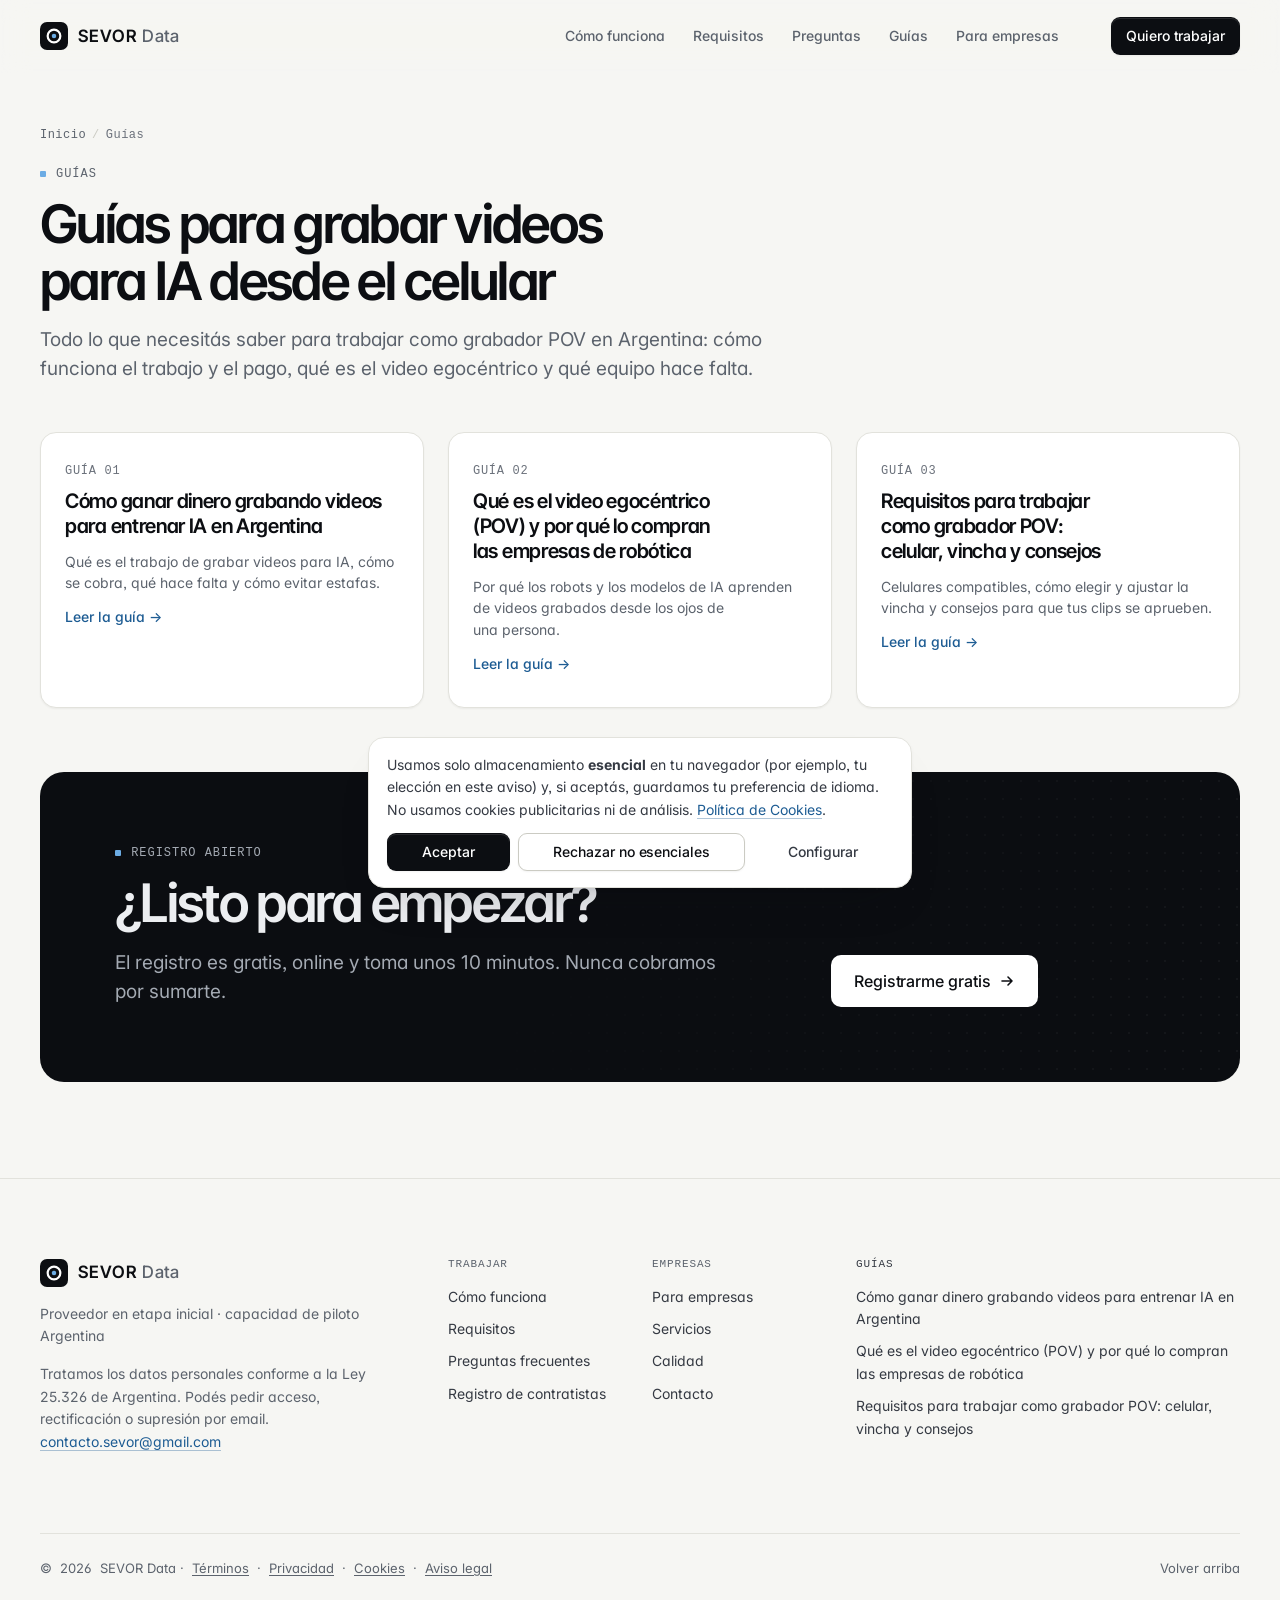
<file: guias/index.html>
<!doctype html>
<html lang="es-AR">
<head>
  <meta charset="utf-8">
  <meta name="viewport" content="width=device-width, initial-scale=1, viewport-fit=cover">
  <title>Guías para grabar videos para IA desde el celular | SEVOR Data</title>
  <meta name="description" content="Guías en español para trabajar grabando video POV para inteligencia artificial en Argentina: cómo se gana, qué es el video egocéntrico y qué celular y vincha necesitás.">
  <meta name="robots" content="index, follow">
  <meta name="theme-color" content="#f6f6f3">
  <link rel="canonical" href="https://sevordata.dev.ar/guias/">
  <link rel="icon" href="/favicon.svg" type="image/svg+xml">
  <link rel="apple-touch-icon" href="/assets/img/apple-touch-icon.png">

  <meta property="og:type" content="website">
  <meta property="og:site_name" content="SEVOR Data">
  <meta property="og:locale" content="es_AR">
  <meta property="og:title" content="Guías para grabar videos para IA desde el celular | SEVOR Data">
  <meta property="og:description" content="Guías en español para trabajar grabando video POV para inteligencia artificial en Argentina: cómo se gana, qué es el video egocéntrico y qué celular y vincha necesitás.">
  <meta property="og:url" content="https://sevordata.dev.ar/guias/">
  <meta property="og:image" content="https://sevordata.dev.ar/assets/img/og-image.png">
  <meta property="og:image:width" content="1200">
  <meta property="og:image:height" content="630">
  <meta property="og:image:alt" content="SEVOR Data: video POV en primera persona para entrenar IA, desde Argentina">
  <meta name="twitter:card" content="summary_large_image">
  <meta name="twitter:title" content="Guías para grabar videos para IA desde el celular | SEVOR Data">
  <meta name="twitter:description" content="Guías en español para trabajar grabando video POV para inteligencia artificial en Argentina: cómo se gana, qué es el video egocéntrico y qué celular y vincha necesitás.">
  <meta name="twitter:image" content="https://sevordata.dev.ar/assets/img/og-image.png">

  <script>document.documentElement.classList.add("js");</script>
  <link rel="preconnect" href="https://fonts.googleapis.com">
  <link rel="preconnect" href="https://fonts.gstatic.com" crossorigin>
  <link rel="preload" as="style" href="https://fonts.googleapis.com/css2?family=Inter:wght@400;500;600&family=Inter+Tight:wght@500;600&family=Instrument+Serif:ital@0;1&display=swap" onload="this.onload=null;this.rel='stylesheet'">
  <noscript><link rel="stylesheet" href="https://fonts.googleapis.com/css2?family=Inter:wght@400;500;600&family=Inter+Tight:wght@500;600&family=Instrument+Serif:ital@0;1&display=swap"></noscript>
  <link rel="stylesheet" href="/assets/css/style.css">
  <script type="application/ld+json">
{
  "@context": "https://schema.org",
  "@graph": [
    {
      "@type": "Organization",
      "@id": "https://sevordata.dev.ar/#org",
      "name": "SEVOR Data",
      "url": "https://sevordata.dev.ar/",
      "logo": "https://sevordata.dev.ar/assets/img/logo-512.png",
      "email": "contacto.sevor@gmail.com",
      "description": "Equipo argentino que coordina contratistas independientes para grabar video egocéntrico (POV) de tareas del hogar y al aire libre, usado para entrenar modelos de inteligencia artificial y robótica.",
      "areaServed": {
        "@type": "Country",
        "name": "Argentina"
      },
      "knowsLanguage": [
        "es",
        "en",
        "pt"
      ],
      "contactPoint": {
        "@type": "ContactPoint",
        "contactType": "customer support",
        "email": "contacto.sevor@gmail.com",
        "availableLanguage": [
          "Spanish",
          "English",
          "Portuguese"
        ]
      }
    },
    {
      "@type": "WebSite",
      "@id": "https://sevordata.dev.ar/#website",
      "url": "https://sevordata.dev.ar/",
      "name": "SEVOR Data",
      "inLanguage": "es-AR",
      "publisher": {
        "@id": "https://sevordata.dev.ar/#org"
      }
    },
    {
      "@type": "CollectionPage",
      "@id": "https://sevordata.dev.ar/guias/#page",
      "url": "https://sevordata.dev.ar/guias/",
      "name": "Guías para grabar videos para IA",
      "inLanguage": "es-AR",
      "isPartOf": {
        "@id": "https://sevordata.dev.ar/#website"
      },
      "hasPart": [
        {
          "@type": "Article",
          "headline": "Cómo ganar dinero grabando videos para entrenar IA en Argentina",
          "url": "https://sevordata.dev.ar/guias/ganar-dinero-grabando-videos-para-ia.html"
        },
        {
          "@type": "Article",
          "headline": "Qué es el video egocéntrico (POV) y por qué lo compran las empresas de robótica",
          "url": "https://sevordata.dev.ar/guias/que-es-el-video-egocentrico-pov.html"
        },
        {
          "@type": "Article",
          "headline": "Requisitos para trabajar como grabador POV: celular, vincha y consejos",
          "url": "https://sevordata.dev.ar/guias/requisitos-grabador-pov-celular-vincha.html"
        }
      ]
    },
    {
      "@type": "BreadcrumbList",
      "itemListElement": [
        {
          "@type": "ListItem",
          "position": 1,
          "name": "Inicio",
          "item": "https://sevordata.dev.ar/"
        },
        {
          "@type": "ListItem",
          "position": 2,
          "name": "Guías",
          "item": "https://sevordata.dev.ar/guias/"
        }
      ]
    }
  ]
}
  </script>
  <script src="/assets/js/config.js" defer></script>
  <script src="/assets/js/main.js" defer></script>
</head>
<body id="top" data-page="guias">
  <a class="skip" href="#main">Saltar al contenido</a>

  <header class="site-header" data-header>
    <div class="container header-inner">
      <a class="brand" href="/" aria-label="SEVOR Data inicio"><svg class="brand-mark" viewBox="0 0 32 32" aria-hidden="true"><rect width="32" height="32" rx="8" fill="#0c0e12"/><circle cx="16" cy="16" r="7.25" fill="none" stroke="#fff" stroke-width="2.5"/><circle cx="16" cy="16" r="2.6" fill="#6cace4"/></svg><span class="brand-word">SEVOR<span>Data</span></span></a>
      <nav class="primary-nav" aria-label="Principal">
        <ul>
          <li><a href="/#como-funciona">Cómo funciona</a></li>
          <li><a href="/#requisitos">Requisitos</a></li>
          <li><a href="/#preguntas">Preguntas</a></li>
          <li><a href="/guias/">Guías</a></li>
          <li><a href="/para-empresas.html">Para empresas</a></li>
        </ul>
      </nav>
      <div class="header-actions">
        
        <a class="btn btn-primary btn-sm header-cta" href="/registro.html">Quiero trabajar</a>
        <button class="menu-toggle" type="button" aria-expanded="false" aria-controls="mobile-menu" aria-label="Menú"><span></span></button>
      </div>
    </div>
    <div class="mobile-menu" id="mobile-menu" hidden>
      <div class="container">
        <nav aria-label="Móvil"><ul>
          <li><a href="/#como-funciona">Cómo funciona</a></li>
          <li><a href="/#requisitos">Requisitos</a></li>
          <li><a href="/#preguntas">Preguntas</a></li>
          <li><a href="/guias/">Guías</a></li>
          <li><a href="/para-empresas.html">Para empresas</a></li>
        </ul></nav>
        <div class="cta-row">
          <a class="btn btn-primary" href="/registro.html">Quiero trabajar</a>
          <a class="btn btn-secondary" href="/para-empresas.html">Para empresas</a>
        </div>
      </div>
    </div>
  </header>

  <main id="main" class="article-page">
    <div class="container">
      <nav class="crumbs" aria-label="Ruta"><ol><li><a href="/">Inicio</a></li><li aria-current="page">Guías</li></ol></nav>
      <header class="article-head">
        <p class="eyebrow">Guías</p>
        <h1>Guías para grabar videos para IA desde el celular</h1>
        <p class="lead">Todo lo que necesitás saber para trabajar como grabador POV en Argentina: cómo funciona el trabajo y el pago, qué es el video egocéntrico y qué equipo hace falta.</p>
      </header>
      <ul class="guide-cards" role="list">
          <li><a href="/guias/ganar-dinero-grabando-videos-para-ia.html"><span class="num">GUÍA 01</span><h2 style="font-size:var(--fs-lg);line-height:1.25;letter-spacing:-.015em">Cómo ganar dinero grabando videos para entrenar IA en Argentina</h2><p>Qué es el trabajo de grabar videos para IA, cómo se cobra, qué hace falta y cómo evitar estafas.</p><span class="more">Leer la guía →</span></a></li>
          <li><a href="/guias/que-es-el-video-egocentrico-pov.html"><span class="num">GUÍA 02</span><h2 style="font-size:var(--fs-lg);line-height:1.25;letter-spacing:-.015em">Qué es el video egocéntrico (POV) y por qué lo compran las empresas de robótica</h2><p>Por qué los robots y los modelos de IA aprenden de videos grabados desde los ojos de una persona.</p><span class="more">Leer la guía →</span></a></li>
          <li><a href="/guias/requisitos-grabador-pov-celular-vincha.html"><span class="num">GUÍA 03</span><h2 style="font-size:var(--fs-lg);line-height:1.25;letter-spacing:-.015em">Requisitos para trabajar como grabador POV: celular, vincha y consejos</h2><p>Celulares compatibles, cómo elegir y ajustar la vincha y consejos para que tus clips se aprueben.</p><span class="more">Leer la guía →</span></a></li>
      </ul>
      <div class="article-cta">
          <div class="cta-band">
            <div class="grid-12">
              <div class="cta-copy">
                <p class="eyebrow" style="color:var(--night-muted)">Registro abierto</p>
                <h2>¿Listo para empezar?</h2>
                <p class="lead" style="color:var(--night-muted)">El registro es gratis, online y toma unos 10 minutos. Nunca cobramos por sumarte.</p>
              </div>
              <div class="cta-side on-night">
                <div class="cta-row">
                  <a class="btn btn-primary btn-lg" href="/registro.html">Registrarme gratis<svg class="arrow" viewBox="0 0 16 16" fill="none" stroke="currentColor" stroke-width="1.6" stroke-linecap="round" stroke-linejoin="round" aria-hidden="true"><path d="M3 8h10M9 4l4 4-4 4"/></svg></a>
                </div>
              </div>
            </div>
          </div>
        </div>
    </div>
  </main>

  <footer class="site-footer">
    <div class="container">
      <div class="grid-12 foot-grid">
        <div class="foot-brand">
          <a class="brand" href="/" aria-label="SEVOR Data inicio"><svg class="brand-mark" viewBox="0 0 32 32" aria-hidden="true"><rect width="32" height="32" rx="8" fill="#0c0e12"/><circle cx="16" cy="16" r="7.25" fill="none" stroke="#fff" stroke-width="2.5"/><circle cx="16" cy="16" r="2.6" fill="#6cace4"/></svg><span class="brand-word">SEVOR<span>Data</span></span></a>
          <p><span>Proveedor en etapa inicial · capacidad de piloto</span><br><span>Argentina</span></p>
          <p><span>Tratamos los datos personales conforme a la Ley 25.326 de Argentina. Podés pedir acceso, rectificación o supresión por email.</span><br><a class="link" href="mailto:contacto.sevor@gmail.com" data-email-text>contacto.sevor@gmail.com</a></p>
        </div>
        <nav class="foot-col" aria-labelledby="f-work">
          <h2 id="f-work">Trabajar</h2>
          <ul>
            <li><a href="/#como-funciona">Cómo funciona</a></li>
            <li><a href="/#requisitos">Requisitos</a></li>
            <li><a href="/#preguntas">Preguntas frecuentes</a></li>
            <li><a href="/registro.html">Registro de contratistas</a></li>
          </ul>
        </nav>
        <nav class="foot-col" aria-labelledby="f-biz">
          <h2 id="f-biz">Empresas</h2>
          <ul>
            <li><a href="/para-empresas.html">Para empresas</a></li>
            <li><a href="/para-empresas.html#servicios">Servicios</a></li>
            <li><a href="/para-empresas.html#calidad">Calidad</a></li>
            <li><a href="/para-empresas.html#contacto">Contacto</a></li>
          </ul>
        </nav>
        <nav class="foot-col is-wide" aria-labelledby="f-guides">
          <h2 id="f-guides"><a href="/guias/">Guías</a></h2>
          <ul lang="es-AR">
            <li><a href="/guias/ganar-dinero-grabando-videos-para-ia.html">Cómo ganar dinero grabando videos para entrenar IA en Argentina</a></li>
            <li><a href="/guias/que-es-el-video-egocentrico-pov.html">Qué es el video egocéntrico (POV) y por qué lo compran las empresas de robótica</a></li>
            <li><a href="/guias/requisitos-grabador-pov-celular-vincha.html">Requisitos para trabajar como grabador POV: celular, vincha y consejos</a></li>
          </ul>
        </nav>
      </div>
      <div class="foot-bottom">
        <span class="legal-links">© <span id="year">2026</span> SEVOR Data · <a href="/legal/terminos.html">Términos</a> · <a href="/legal/privacidad.html">Privacidad</a> · <a href="/legal/cookies.html">Cookies</a> · <a href="/legal/aviso-legal.html">Aviso legal</a></span>
        <a class="to-top" href="#top">Volver arriba</a>
      </div>
    </div>
  </footer>
</body>
</html>
</file>
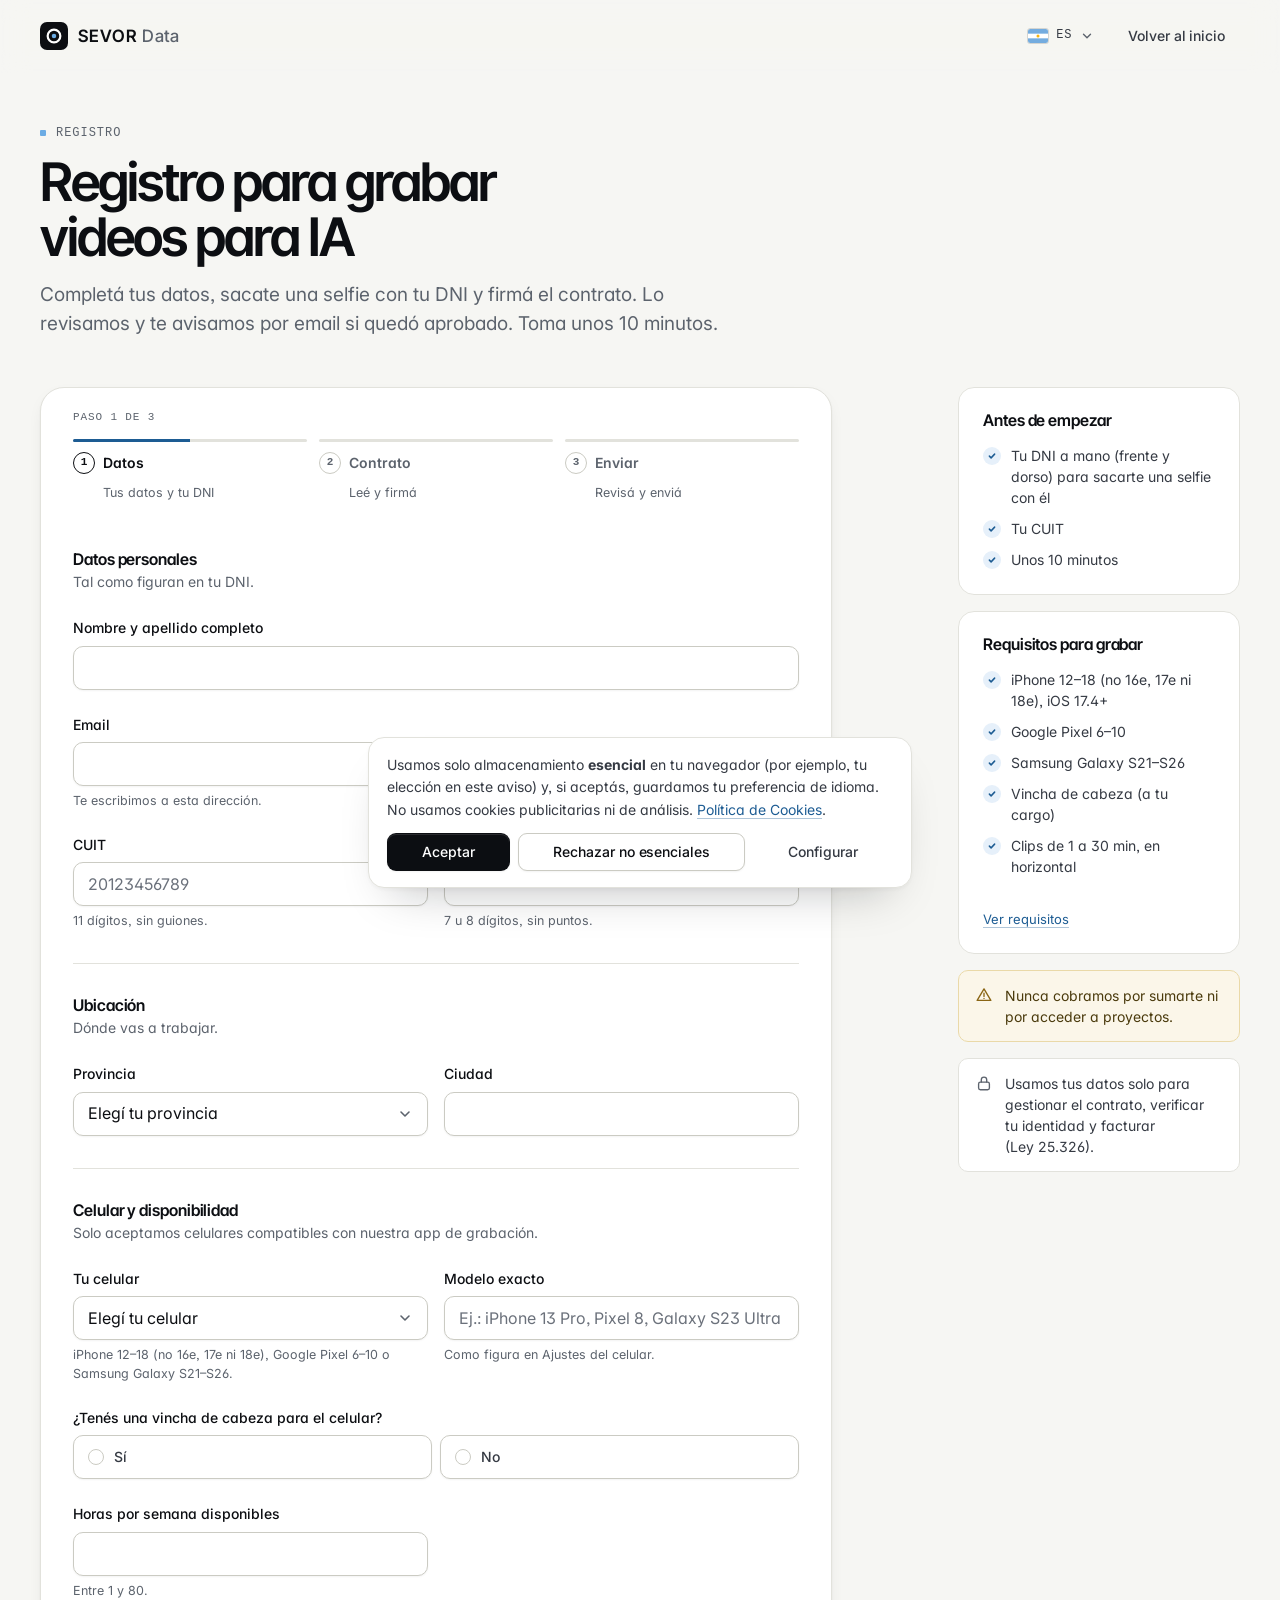
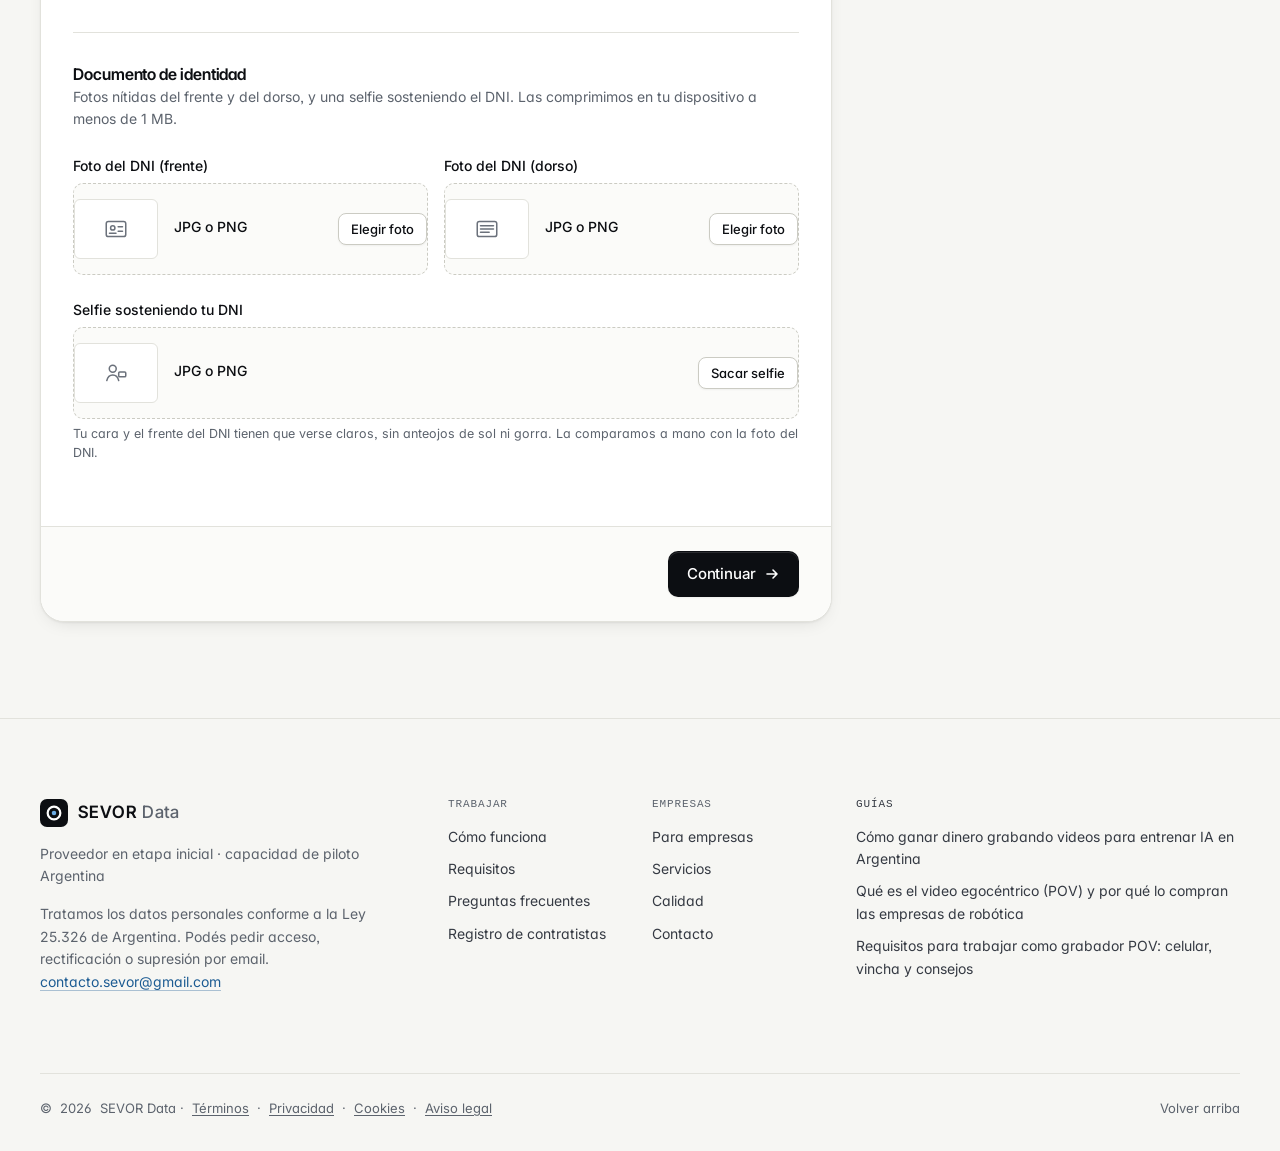
<file: entrevista.html>
<!doctype html>
<html lang="es-AR">
<head>
  <meta charset="utf-8">
  <meta name="viewport" content="width=device-width, initial-scale=1">
  <meta name="robots" content="noindex, follow">
  <title>Registro | SEVOR Data</title>
  <link rel="canonical" href="https://sevordata.dev.ar/registro.html">
  <meta http-equiv="refresh" content="0; url=/registro.html">
  <script>location.replace("/registro.html" + location.search);</script>
</head>
<body>
  <p>La entrevista ya no es necesaria. <a href="/registro.html">Ir al registro</a>.</p>
</body>
</html>
</file>
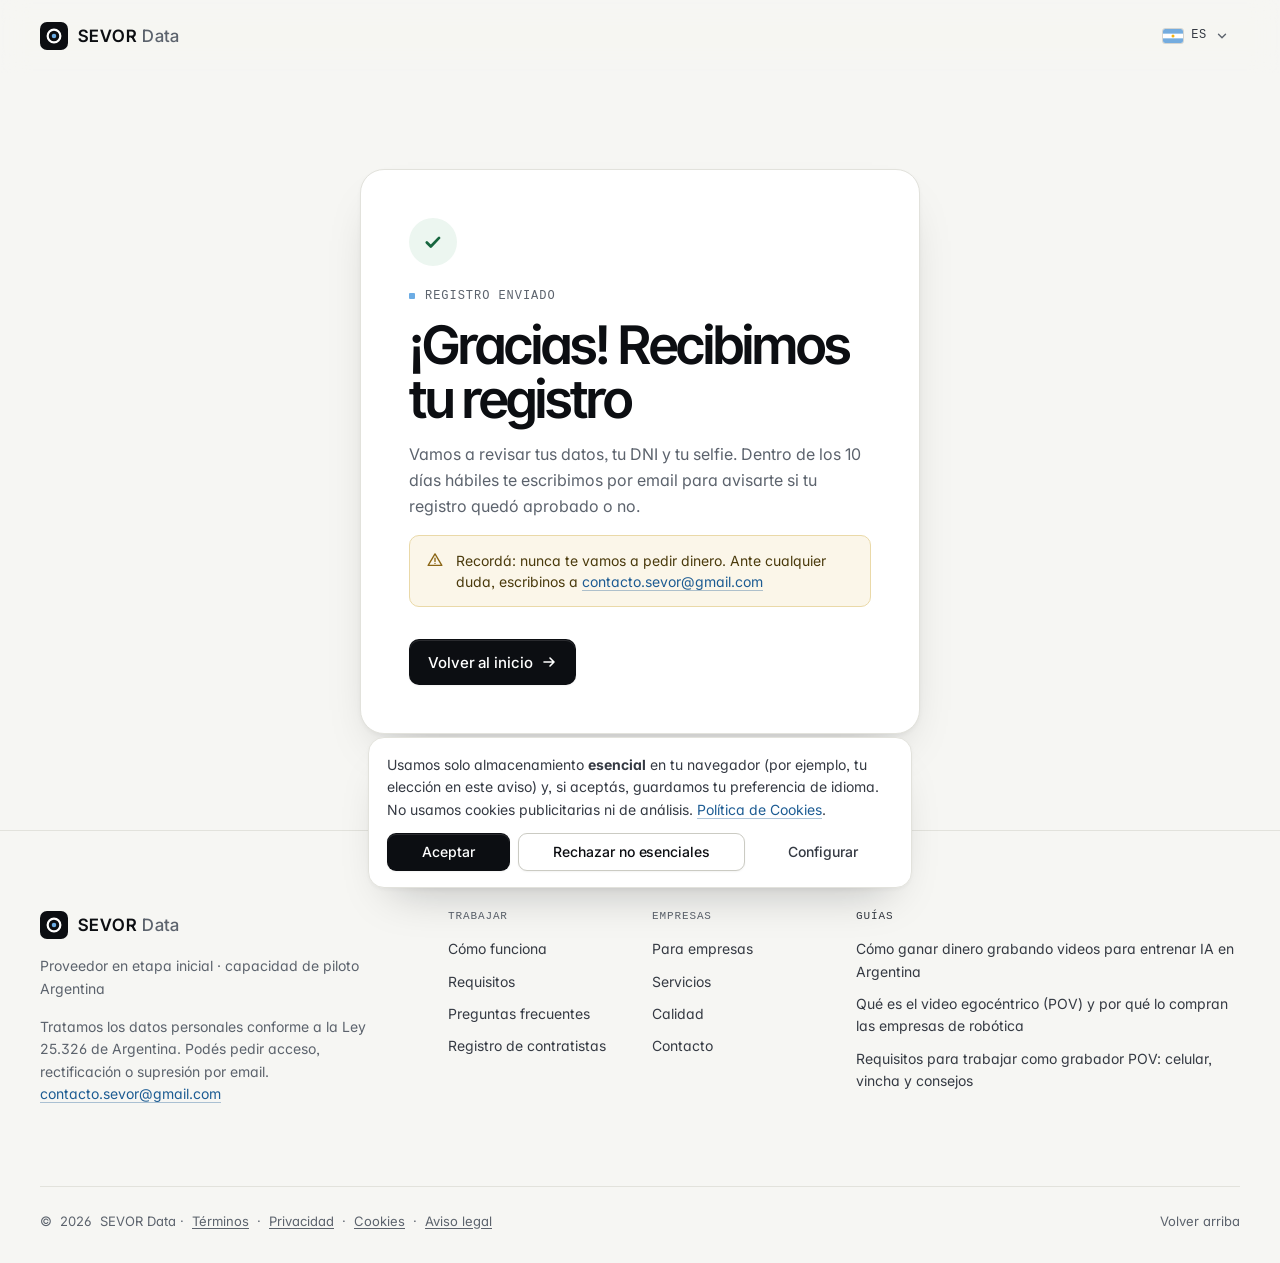
<file: gracias.html>
<!doctype html>
<html lang="es-AR">
<head>
  <meta charset="utf-8">
  <meta name="viewport" content="width=device-width, initial-scale=1, viewport-fit=cover">
  <title>¡Gracias! | SEVOR Data</title>
  <meta name="robots" content="noindex, follow">
  <meta name="description" content="Recibimos tu registro en SEVOR Data.">
  <meta name="theme-color" content="#f6f6f3">
  <link rel="icon" href="favicon.svg" type="image/svg+xml">
  <script>document.documentElement.classList.add("js");</script>
  <link rel="preconnect" href="https://fonts.googleapis.com">
  <link rel="preconnect" href="https://fonts.gstatic.com" crossorigin>
  <link rel="preload" as="style" href="https://fonts.googleapis.com/css2?family=Inter:wght@400;500;600&family=Inter+Tight:wght@500;600&family=Instrument+Serif:ital@0;1&display=swap" onload="this.onload=null;this.rel='stylesheet'">
  <noscript><link rel="stylesheet" href="https://fonts.googleapis.com/css2?family=Inter:wght@400;500;600&family=Inter+Tight:wght@500;600&family=Instrument+Serif:ital@0;1&display=swap"></noscript>
  <link rel="stylesheet" href="assets/css/style.css">
  <script src="assets/js/config.js" defer></script>
  <script src="assets/js/i18n.js" defer></script>
  <script src="assets/js/main.js" defer></script>
</head>
<body id="top" data-page="gracias">
  <a class="skip" href="#main" data-i18n="skip">Saltar al contenido</a>
  <header class="site-header" data-header>
    <div class="container header-inner">
      <a class="brand" href="./" aria-label="SEVOR Data"><svg class="brand-mark" viewBox="0 0 32 32" aria-hidden="true"><rect width="32" height="32" rx="8" fill="#0c0e12"/><circle cx="16" cy="16" r="7.25" fill="none" stroke="#fff" stroke-width="2.5"/><circle cx="16" cy="16" r="2.6" fill="#6cace4"/></svg><span class="brand-word">SEVOR<span>Data</span></span></a>
      <div class="header-actions">
        <div class="lang">
          <button class="lang-btn" type="button" aria-haspopup="true" aria-expanded="false" aria-controls="lang-menu" data-i18n-attr="aria-label:lang.label" aria-label="Idioma">
            <span class="flag"><svg viewBox="0 0 20 14" aria-hidden="true"><rect width="20" height="14" fill="#74acdf"/><rect y="4.67" width="20" height="4.66" fill="#fff"/><circle cx="10" cy="7" r="1.5" fill="#f6b40e"/></svg></span><span class="lang-code">ES</span><svg class="chev" viewBox="0 0 16 16" fill="none" stroke="currentColor" stroke-width="1.6" stroke-linecap="round" stroke-linejoin="round" aria-hidden="true"><path d="m4 6 4 4 4-4"/></svg>
          </button>
          <div class="lang-menu" id="lang-menu" role="menu"></div>
        </div>
        
      </div>
    </div>
  </header>
  <main id="main" class="container page-center">
    <div class="result-card reveal">
      <div class="result-icon" aria-hidden="true"><svg viewBox="0 0 16 16" fill="none" stroke="currentColor" stroke-width="2" stroke-linecap="round" stroke-linejoin="round" aria-hidden="true"><path d="m3.5 8.4 2.9 2.9 6-6.3"/></svg></div>
      <p class="eyebrow" data-i18n="th.kicker">Registro enviado</p>
      <h1 data-i18n="th.title">¡Gracias! Recibimos tu registro</h1>
      <p class="muted" data-i18n="th.lead">Vamos a revisar tus datos y tu DNI. Si hay un proyecto que encaje con tu perfil, te escribimos por email con las guías y la tarifa antes de empezar.</p>
      <p class="callout is-warn"><svg viewBox="0 0 20 20" fill="none" stroke="currentColor" stroke-width="1.5" stroke-linecap="round" stroke-linejoin="round" aria-hidden="true"><path d="M10 3.2 17.6 16H2.4z"/><path d="M10 8v3.6M10 13.8h.01"/></svg><span><span data-i18n="th.note">Recordá: nunca te vamos a pedir dinero. Ante cualquier duda, escribinos a</span> <a class="link" href="mailto:contacto.sevor@gmail.com" data-email-text>contacto.sevor@gmail.com</a></span></p>
      <div class="cta-row"><a class="btn btn-primary" href="./"><span data-i18n="th.home">Volver al inicio</span><svg class="arrow" viewBox="0 0 16 16" fill="none" stroke="currentColor" stroke-width="1.6" stroke-linecap="round" stroke-linejoin="round" aria-hidden="true"><path d="M3 8h10M9 4l4 4-4 4"/></svg></a></div>
    </div>
  </main>
  <footer class="site-footer">
    <div class="container">
      <div class="grid-12 foot-grid">
        <div class="foot-brand">
          <a class="brand" href="/" aria-label="SEVOR Data inicio"><svg class="brand-mark" viewBox="0 0 32 32" aria-hidden="true"><rect width="32" height="32" rx="8" fill="#0c0e12"/><circle cx="16" cy="16" r="7.25" fill="none" stroke="#fff" stroke-width="2.5"/><circle cx="16" cy="16" r="2.6" fill="#6cace4"/></svg><span class="brand-word">SEVOR<span>Data</span></span></a>
          <p><span data-i18n="footer.stage">Proveedor en etapa inicial · capacidad de piloto</span><br><span data-i18n="contact.loc">Argentina</span></p>
          <p><span data-i18n="footer.legal.d">Tratamos los datos personales conforme a la Ley 25.326 de Argentina. Podés pedir acceso, rectificación o supresión por email.</span><br><a class="link" href="mailto:contacto.sevor@gmail.com" data-email-text>contacto.sevor@gmail.com</a></p>
        </div>
        <nav class="foot-col" aria-labelledby="f-work">
          <h2 id="f-work" data-i18n="footer.work">Trabajar</h2>
          <ul>
            <li><a href="/#como-funciona" data-i18n="footer.how">Cómo funciona</a></li>
            <li><a href="/#requisitos" data-i18n="nav.req">Requisitos</a></li>
            <li><a href="/#preguntas" data-i18n="footer.faq">Preguntas frecuentes</a></li>
            <li><a href="/registro.html" data-i18n="footer.register">Registro de contratistas</a></li>
          </ul>
        </nav>
        <nav class="foot-col" aria-labelledby="f-biz">
          <h2 id="f-biz" data-i18n="footer.biz">Empresas</h2>
          <ul>
            <li><a href="/para-empresas.html" data-i18n="nav.biz">Para empresas</a></li>
            <li><a href="/para-empresas.html#servicios" data-i18n="nav.services">Servicios</a></li>
            <li><a href="/para-empresas.html#calidad" data-i18n="nav.quality">Calidad</a></li>
            <li><a href="/para-empresas.html#contacto" data-i18n="footer.contact">Contacto</a></li>
          </ul>
        </nav>
        <nav class="foot-col is-wide" aria-labelledby="f-guides">
          <h2 id="f-guides"><a href="/guias/" data-i18n="footer.guides">Guías</a></h2>
          <ul lang="es-AR">
            <li><a href="/guias/ganar-dinero-grabando-videos-para-ia.html">Cómo ganar dinero grabando videos para entrenar IA en Argentina</a></li>
            <li><a href="/guias/que-es-el-video-egocentrico-pov.html">Qué es el video egocéntrico (POV) y por qué lo compran las empresas de robótica</a></li>
            <li><a href="/guias/requisitos-grabador-pov-celular-vincha.html">Requisitos para trabajar como grabador POV: celular, vincha y consejos</a></li>
          </ul>
        </nav>
      </div>
      <div class="foot-bottom">
        <span class="legal-links">© <span id="year">2026</span> SEVOR Data · <a href="/legal/terminos.html">Términos</a> · <a href="/legal/privacidad.html">Privacidad</a> · <a href="/legal/cookies.html">Cookies</a> · <a href="/legal/aviso-legal.html">Aviso legal</a></span>
        <a class="to-top" href="#top" data-i18n="footer.top">Volver arriba</a>
      </div>
    </div>
  </footer>
</body>
</html>
</file>
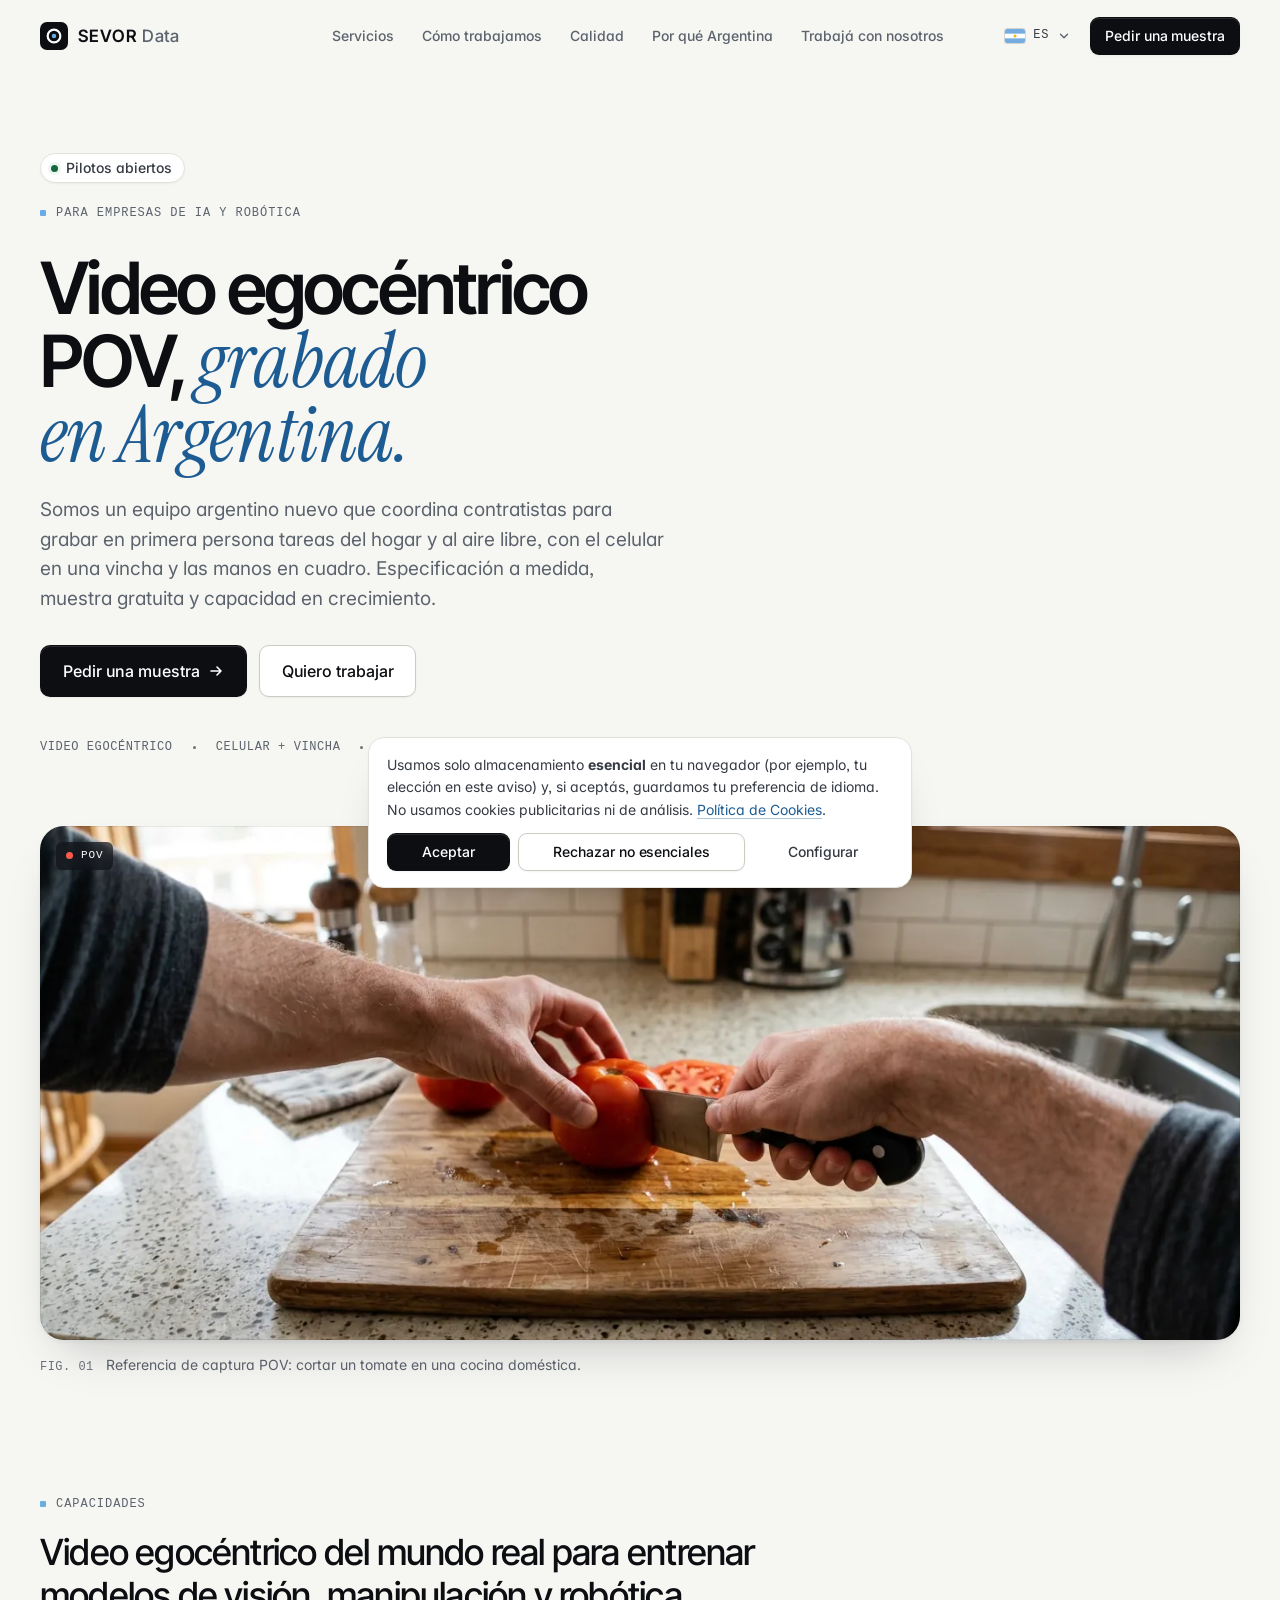
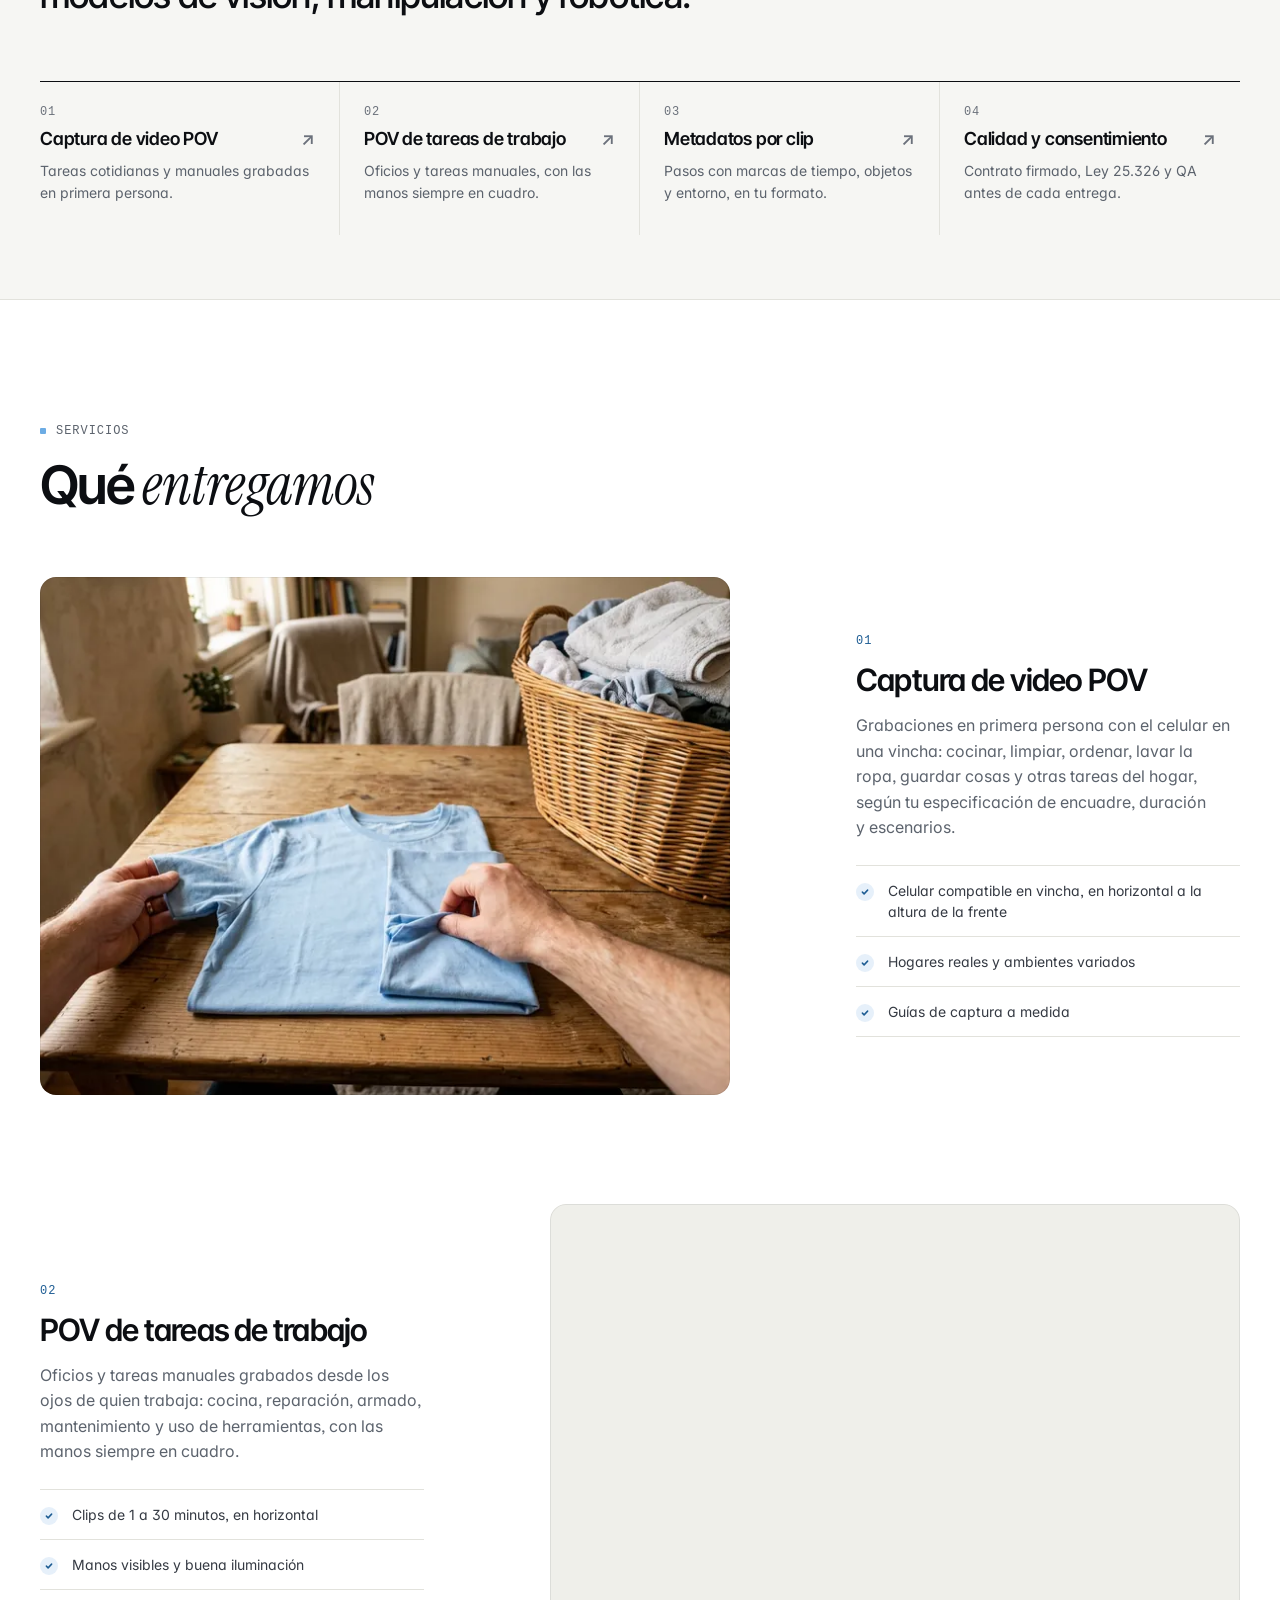
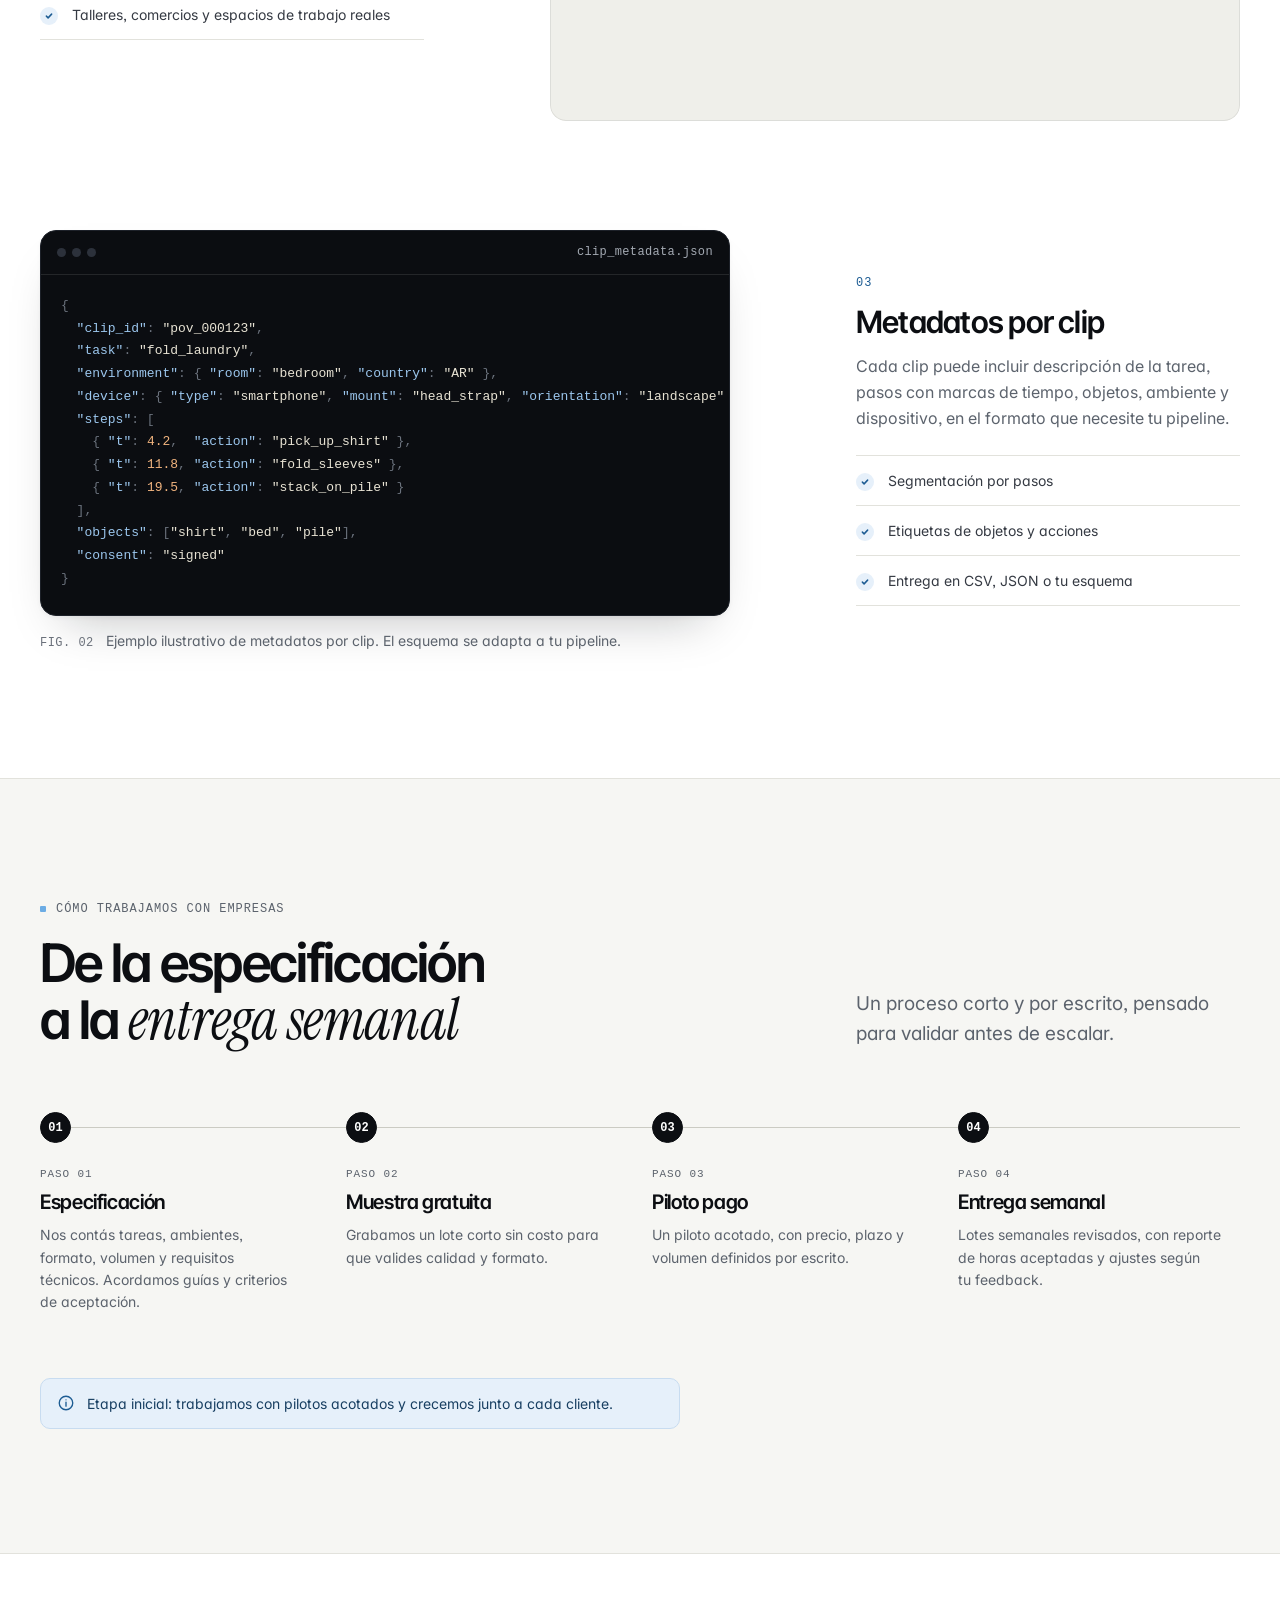
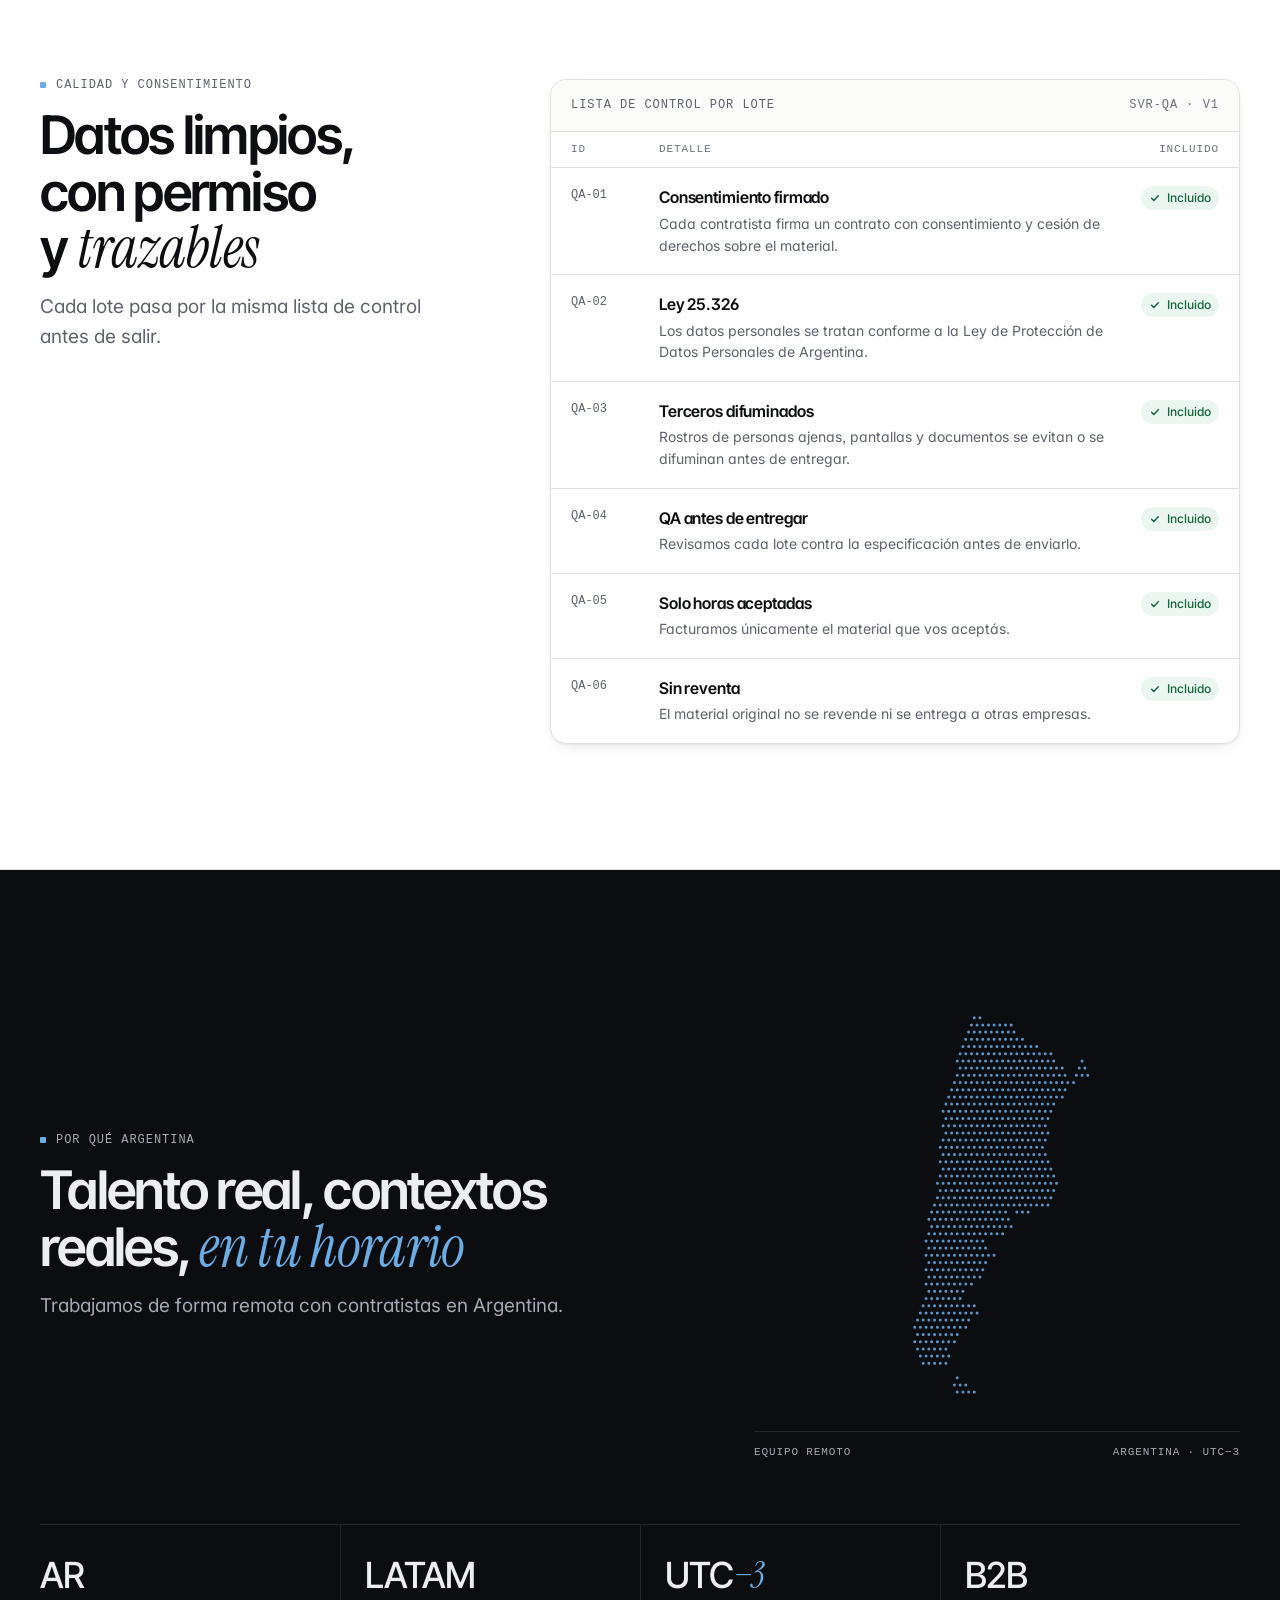
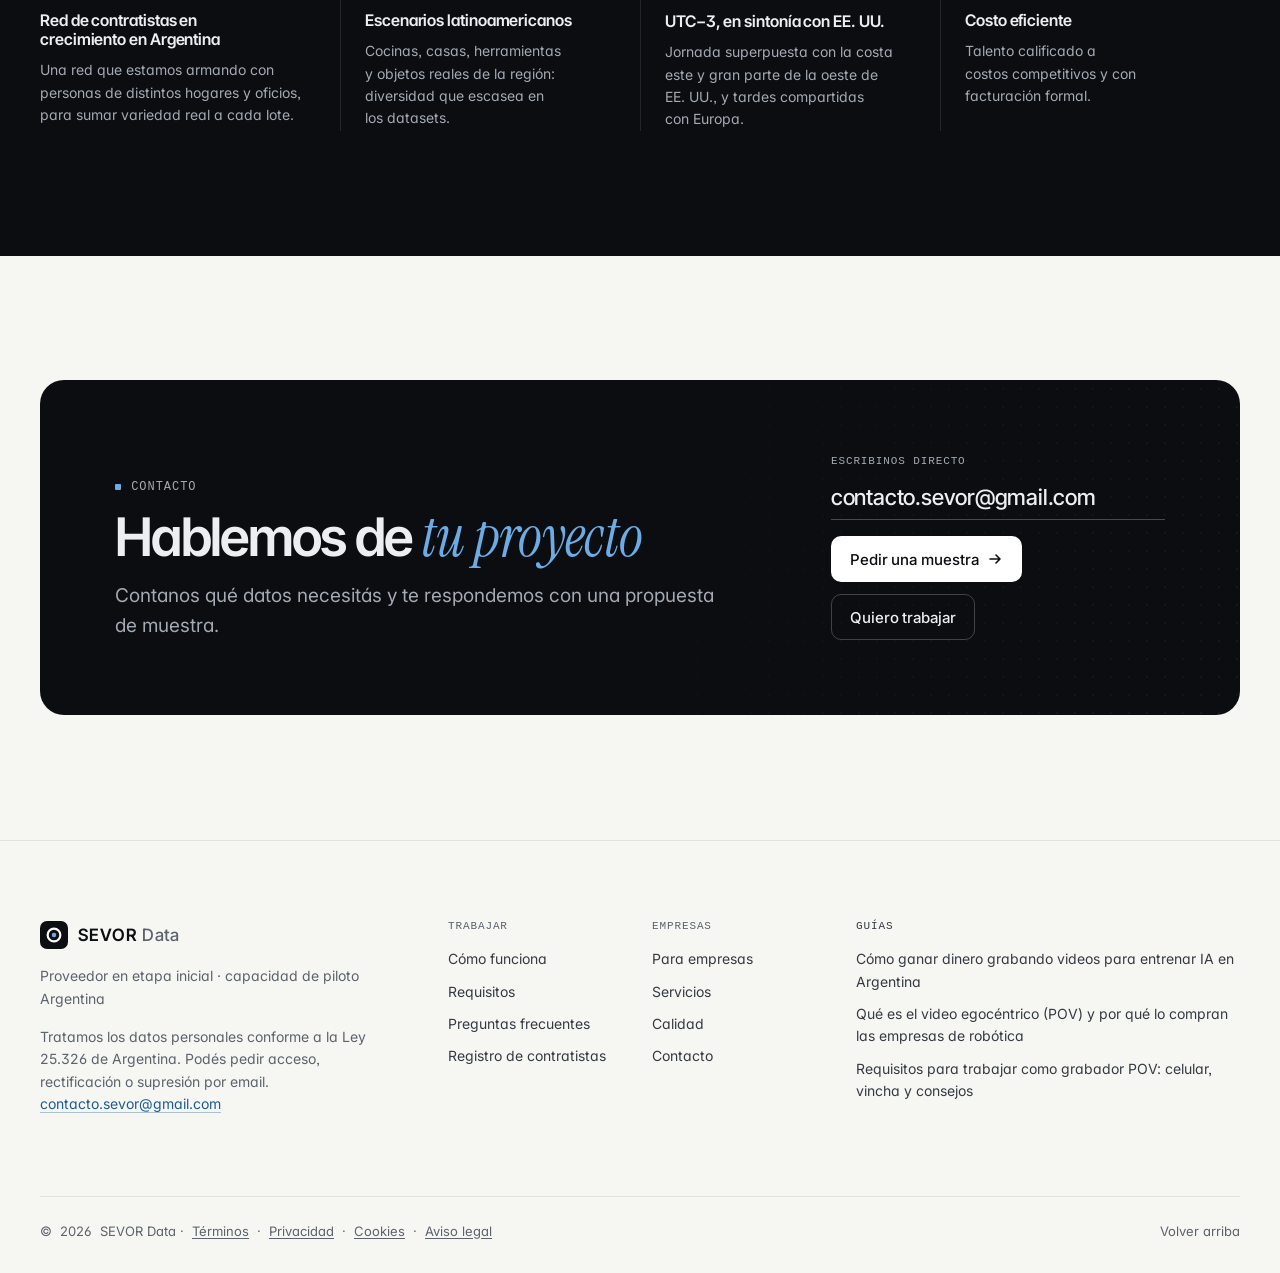
<file: para-empresas.html>
<!doctype html>
<html lang="es-AR">
<head>
  <meta charset="utf-8">
  <meta name="viewport" content="width=device-width, initial-scale=1, viewport-fit=cover">
  <title>Proveedor de video egocéntrico POV en Argentina | SEVOR Data</title>
  <meta name="description" content="Video egocéntrico (POV) de tareas del hogar y al aire libre, con manos en cuadro y consentimiento firmado, grabado en Argentina para empresas de IA y robótica. Muestra gratuita.">
  <meta name="robots" content="index, follow">
  <meta name="theme-color" content="#f6f6f3">
  <link rel="canonical" href="https://sevordata.dev.ar/para-empresas.html">
  <link rel="icon" href="/favicon.svg" type="image/svg+xml">
  <link rel="apple-touch-icon" href="/assets/img/apple-touch-icon.png">

  <meta property="og:type" content="website">
  <meta property="og:site_name" content="SEVOR Data">
  <meta property="og:locale" content="es_AR">
  <meta property="og:title" content="Egocentric POV video data from Argentina | SEVOR Data">
  <meta property="og:description" content="First-person video of household and outdoor tasks, hands in view, signed consent. A new Argentine team with growing capacity. Free sample and pilots for AI and robotics teams.">
  <meta property="og:url" content="https://sevordata.dev.ar/para-empresas.html">
  <meta property="og:image" content="https://sevordata.dev.ar/assets/img/og-image.png">
  <meta property="og:image:width" content="1200">
  <meta property="og:image:height" content="630">
  <meta property="og:image:alt" content="SEVOR Data: video POV en primera persona para entrenar IA, desde Argentina">
  <meta name="twitter:card" content="summary_large_image">
  <meta name="twitter:title" content="Egocentric POV video data from Argentina | SEVOR Data">
  <meta name="twitter:description" content="First-person video of household and outdoor tasks, hands in view, signed consent. A new Argentine team with growing capacity. Free sample and pilots for AI and robotics teams.">
  <meta name="twitter:image" content="https://sevordata.dev.ar/assets/img/og-image.png">
  <meta name="keywords" content="egocentric video data Argentina, POV video data collection Latin America, first-person video dataset, proveedor de video egocéntrico, video POV para robótica, robotics training data">
  <script>document.documentElement.classList.add("js");</script>
  <link rel="preconnect" href="https://fonts.googleapis.com">
  <link rel="preconnect" href="https://fonts.gstatic.com" crossorigin>
  <link rel="preload" as="style" href="https://fonts.googleapis.com/css2?family=Inter:wght@400;500;600&family=Inter+Tight:wght@500;600&family=Instrument+Serif:ital@0;1&display=swap" onload="this.onload=null;this.rel='stylesheet'">
  <noscript><link rel="stylesheet" href="https://fonts.googleapis.com/css2?family=Inter:wght@400;500;600&family=Inter+Tight:wght@500;600&family=Instrument+Serif:ital@0;1&display=swap"></noscript>
  <link rel="stylesheet" href="/assets/css/style.css">
  <script type="application/ld+json">
{
  "@context": "https://schema.org",
  "@graph": [
    {
      "@type": "Organization",
      "@id": "https://sevordata.dev.ar/#org",
      "name": "SEVOR Data",
      "url": "https://sevordata.dev.ar/",
      "logo": "https://sevordata.dev.ar/assets/img/logo-512.png",
      "email": "contacto.sevor@gmail.com",
      "description": "Equipo argentino que coordina contratistas independientes para grabar video egocéntrico (POV) de tareas del hogar y al aire libre, usado para entrenar modelos de inteligencia artificial y robótica.",
      "areaServed": {
        "@type": "Country",
        "name": "Argentina"
      },
      "knowsLanguage": [
        "es",
        "en",
        "pt"
      ],
      "contactPoint": {
        "@type": "ContactPoint",
        "contactType": "customer support",
        "email": "contacto.sevor@gmail.com",
        "availableLanguage": [
          "Spanish",
          "English",
          "Portuguese"
        ]
      }
    },
    {
      "@type": "WebSite",
      "@id": "https://sevordata.dev.ar/#website",
      "url": "https://sevordata.dev.ar/",
      "name": "SEVOR Data",
      "inLanguage": "es-AR",
      "publisher": {
        "@id": "https://sevordata.dev.ar/#org"
      }
    },
    {
      "@type": "Service",
      "@id": "https://sevordata.dev.ar/para-empresas.html#pov",
      "name": "Recolección de video egocéntrico (POV) para IA y robótica",
      "serviceType": "First-person (egocentric) video data collection",
      "provider": {
        "@id": "https://sevordata.dev.ar/#org"
      },
      "areaServed": "Worldwide",
      "description": "Contratistas en Argentina graban en primera persona tareas del hogar y al aire libre con un celular compatible en una vincha (clips horizontales de 1 a 30 minutos, manos visibles), según la especificación del cliente, con consentimiento firmado y control de calidad antes de cada entrega."
    },
    {
      "@type": "WebPage",
      "@id": "https://sevordata.dev.ar/para-empresas.html#webpage",
      "url": "https://sevordata.dev.ar/para-empresas.html",
      "name": "Proveedor de video egocéntrico POV en Argentina",
      "isPartOf": {
        "@id": "https://sevordata.dev.ar/#website"
      },
      "inLanguage": "es-AR"
    },
    {
      "@type": "BreadcrumbList",
      "itemListElement": [
        {
          "@type": "ListItem",
          "position": 1,
          "name": "Inicio",
          "item": "https://sevordata.dev.ar/"
        },
        {
          "@type": "ListItem",
          "position": 2,
          "name": "Para empresas",
          "item": "https://sevordata.dev.ar/para-empresas.html"
        }
      ]
    }
  ]
}
  </script>
  <script src="/assets/js/config.js" defer></script>
  <script src="/assets/js/i18n.js" defer></script>
  <script src="/assets/js/main.js" defer></script>
</head>
<body id="top" data-page="empresas">
  <a class="skip" href="#main" data-i18n="skip">Saltar al contenido</a>

  <header class="site-header" data-header>
    <div class="container header-inner">
      <a class="brand" href="/" aria-label="SEVOR Data inicio"><svg class="brand-mark" viewBox="0 0 32 32" aria-hidden="true"><rect width="32" height="32" rx="8" fill="#0c0e12"/><circle cx="16" cy="16" r="7.25" fill="none" stroke="#fff" stroke-width="2.5"/><circle cx="16" cy="16" r="2.6" fill="#6cace4"/></svg><span class="brand-word">SEVOR<span>Data</span></span></a>
      <nav class="primary-nav" aria-label="Principal">
        <ul>
          <li><a href="#servicios" data-i18n="nav.services">Servicios</a></li>
          <li><a href="#proceso" data-i18n="nav.process">Cómo trabajamos</a></li>
          <li><a href="#calidad" data-i18n="nav.quality">Calidad</a></li>
          <li><a href="#argentina" data-i18n="nav.why">Por qué Argentina</a></li>
          <li><a href="/#trabaja" data-i18n="nav.work">Trabajá con nosotros</a></li>
        </ul>
      </nav>
      <div class="header-actions">
        <div class="lang">
          <button class="lang-btn" type="button" aria-haspopup="true" aria-expanded="false" aria-controls="lang-menu" data-i18n-attr="aria-label:lang.label" aria-label="Idioma">
            <span class="flag"><svg viewBox="0 0 20 14" aria-hidden="true"><rect width="20" height="14" fill="#74acdf"/><rect y="4.67" width="20" height="4.66" fill="#fff"/><circle cx="10" cy="7" r="1.5" fill="#f6b40e"/></svg></span><span class="lang-code">ES</span><svg class="chev" viewBox="0 0 16 16" fill="none" stroke="currentColor" stroke-width="1.6" stroke-linecap="round" stroke-linejoin="round" aria-hidden="true"><path d="m4 6 4 4 4-4"/></svg>
          </button>
          <div class="lang-menu" id="lang-menu" role="menu"></div>
        </div>
        <a class="btn btn-primary btn-sm header-cta" href="mailto:contacto.sevor@gmail.com?subject=SEVOR%20Data%20pilot" data-i18n="nav.cta">Pedir una muestra</a>
        <button class="menu-toggle" type="button" aria-expanded="false" aria-controls="mobile-menu" data-i18n-attr="aria-label:nav.menu" aria-label="Menú"><span></span></button>
      </div>
    </div>
    <div class="mobile-menu" id="mobile-menu" hidden>
      <div class="container">
        <nav aria-label="Móvil"><ul>
          <li><a href="#servicios" data-i18n="nav.services">Servicios</a></li>
          <li><a href="#proceso" data-i18n="nav.process">Cómo trabajamos</a></li>
          <li><a href="#calidad" data-i18n="nav.quality">Calidad</a></li>
          <li><a href="#argentina" data-i18n="nav.why">Por qué Argentina</a></li>
          <li><a href="/#trabaja" data-i18n="nav.work">Trabajá con nosotros</a></li>
        </ul></nav>
        <div class="cta-row">
          <a class="btn btn-primary" href="mailto:contacto.sevor@gmail.com?subject=SEVOR%20Data%20pilot" data-i18n="nav.cta">Pedir una muestra</a>
          <a class="btn btn-secondary" href="/registro.html" data-i18n="hero.cta2">Quiero trabajar</a>
        </div>
      </div>
    </div>
  </header>

  <main id="main">
    <!-- ============ HERO ============ -->
    <section class="hero" aria-labelledby="hero-title">
      <div class="container">
        <div class="grid-12 hero-grid">
          <div class="hero-copy">
            <p class="reveal"><span class="pill"><span class="dot" aria-hidden="true"></span><span data-i18n="hero.badge">Pilotos abiertos</span></span></p>
            <p class="eyebrow reveal d1" data-i18n="biz.eyebrow">Para empresas de IA y robótica</p>
            <h1 id="hero-title" class="reveal d1" data-i18n-em="biz.title">Video egocéntrico POV, <em>grabado en Argentina.</em></h1>
            <p class="lead reveal d2" data-i18n="biz.lead">Somos un equipo argentino nuevo que coordina contratistas para grabar en primera persona tareas del hogar y al aire libre, con el celular en una vincha y las manos en cuadro. Especificación a medida, muestra gratuita y capacidad en crecimiento.</p>
            <div class="cta-row reveal d3">
              <a class="btn btn-primary btn-lg" href="mailto:contacto.sevor@gmail.com?subject=SEVOR%20Data%20pilot"><span data-i18n="hero.cta1">Pedir una muestra</span><svg class="arrow" viewBox="0 0 16 16" fill="none" stroke="currentColor" stroke-width="1.6" stroke-linecap="round" stroke-linejoin="round" aria-hidden="true"><path d="M3 8h10M9 4l4 4-4 4"/></svg></a>
              <a class="btn btn-secondary btn-lg" href="/registro.html" data-i18n="hero.cta2">Quiero trabajar</a>
            </div>
            <ul class="hero-meta reveal d4">
              <li data-i18n="hero.tag1">Video egocéntrico</li>
              <li data-i18n="hero.tag2">Celular + vincha</li>
              <li data-i18n="hero.tag3">UTC−3</li>
            </ul>
          </div>
        </div>

        <figure class="hero-media reveal">
          <div class="media">
            <span class="media-tag"><span class="rec"></span>POV</span>
            <picture>
              <source type="image/webp" srcset="/assets/img/photos/pov-kitchen-640.webp 640w, /assets/img/photos/pov-kitchen-960.webp 960w, /assets/img/photos/pov-kitchen-1400.webp 1400w" sizes="(min-width: 1280px) 1200px, 94vw">
              <img src="/assets/img/photos/pov-kitchen-1400.jpg" srcset="/assets/img/photos/pov-kitchen-640.jpg 640w, /assets/img/photos/pov-kitchen-960.jpg 960w, /assets/img/photos/pov-kitchen-1400.jpg 1400w" sizes="(min-width: 1280px) 1200px, 94vw" width="1400" height="764" fetchpriority="high" loading="eager" decoding="async" alt="Vista en primera persona de unas manos, vistas de frente, cortando un tomate sobre una tabla de madera en la cocina" data-i18n-attr="alt:img.kitchen">
            </picture>
          </div>
          <figcaption class="figcap"><span class="mono">FIG. 01</span><span data-i18n="hero.media.cap">Referencia de captura POV: cortar un tomate en una cocina doméstica.</span></figcaption>
        </figure>
      </div>
    </section>

    <!-- ============ CAPABILITIES INDEX ============ -->
    <section class="capabilities" aria-labelledby="cap-title">
      <div class="container">
        <div class="grid-12">
          <div class="cap-head reveal">
            <h2 id="cap-title" class="eyebrow" data-i18n="cap.label">Capacidades</h2>
          </div>
        </div>
        <p class="cap-statement reveal" style="max-width:28em" data-i18n="srv.lead">Video egocéntrico del mundo real para entrenar modelos de visión, manipulación y robótica.</p>
        <ol class="cap-list" role="list">
          <li class="reveal d1"><a href="#svc-pov"><span class="num">01</span><h3><span data-i18n="srv.1.t">Captura de video POV</span><span class="go" aria-hidden="true">↗</span></h3><p data-i18n="cap.1.d">Tareas cotidianas y manuales grabadas en primera persona.</p></a></li>
          <li class="reveal d2"><a href="#svc-work"><span class="num">02</span><h3><span data-i18n="srv.2.t">POV de tareas de trabajo</span><span class="go" aria-hidden="true">↗</span></h3><p data-i18n="cap.2.d">Oficios y tareas manuales, con las manos siempre en cuadro.</p></a></li>
          <li class="reveal d3"><a href="#svc-meta"><span class="num">03</span><h3><span data-i18n="srv.3.t">Metadatos por clip</span><span class="go" aria-hidden="true">↗</span></h3><p data-i18n="cap.3.d">Pasos con marcas de tiempo, objetos y entorno, en tu formato.</p></a></li>
          <li class="reveal d4"><a href="#calidad"><span class="num">04</span><h3><span data-i18n="qa.kicker">Calidad y consentimiento</span><span class="go" aria-hidden="true">↗</span></h3><p data-i18n="cap.4.d">Contrato firmado, Ley 25.326 y QA antes de cada entrega.</p></a></li>
        </ol>
      </div>
    </section>

    <!-- ============ SERVICES ============ -->
    <section class="section section--white" id="servicios" aria-labelledby="srv-title">
      <div class="container">
        <header class="section-head reveal">
          <p class="eyebrow" data-i18n="srv.kicker">Servicios</p>
          <h2 id="srv-title" data-i18n-em="srv.title">Qué <em>entregamos</em></h2>
        </header>

        <article class="grid-12 feature" id="svc-pov">
          <div class="feature-media reveal">
            <div class="media">
              <picture>
                <source type="image/webp" srcset="/assets/img/photos/pov-laundry-640.webp 640w, /assets/img/photos/pov-laundry-960.webp 960w, /assets/img/photos/pov-laundry-1400.webp 1400w" sizes="(min-width: 1024px) 690px, 94vw">
                <img src="/assets/img/photos/pov-laundry-960.jpg" srcset="/assets/img/photos/pov-laundry-640.jpg 640w, /assets/img/photos/pov-laundry-960.jpg 960w, /assets/img/photos/pov-laundry-1400.jpg 1400w" sizes="(min-width: 1024px) 690px, 94vw" width="1400" height="764" loading="lazy" decoding="async" alt="Vista en primera persona de unas manos, vistas de frente, doblando una remera sobre una mesa de madera" data-i18n-attr="alt:img.laundry">
              </picture>
            </div>
          </div>
          <div class="feature-body reveal d1">
            <span class="num">01</span>
            <h3 data-i18n="srv.1.t">Captura de video POV</h3>
            <p data-i18n="srv.1.d">Grabaciones en primera persona con el celular en una vincha: cocinar, limpiar, ordenar, lavar la ropa, guardar cosas y otras tareas del hogar, según tu especificación de encuadre, duración y escenarios.</p>
            <ul class="ticks is-ruled">
              <li data-i18n="srv.1.b1">Celular compatible en vincha, en horizontal a la altura de la frente</li>
              <li data-i18n="srv.1.b2">Hogares reales y ambientes variados</li>
              <li data-i18n="srv.1.b3">Guías de captura a medida</li>
            </ul>
          </div>
        </article>

        <article class="grid-12 feature is-reversed" id="svc-work">
          <div class="feature-media reveal">
            <div class="media">
              <picture>
                <source type="image/webp" srcset="/assets/img/photos/pov-kitchen-640.webp 640w, /assets/img/photos/pov-kitchen-960.webp 960w, /assets/img/photos/pov-kitchen-1400.webp 1400w" sizes="(min-width: 1024px) 690px, 94vw">
                <img src="/assets/img/photos/pov-kitchen-960.jpg" srcset="/assets/img/photos/pov-kitchen-640.jpg 640w, /assets/img/photos/pov-kitchen-960.jpg 960w, /assets/img/photos/pov-kitchen-1400.jpg 1400w" sizes="(min-width: 1024px) 690px, 94vw" width="1400" height="764" loading="lazy" decoding="async" alt="Vista en primera persona de unas manos, vistas de frente, cortando un tomate sobre una tabla de madera en la cocina" data-i18n-attr="alt:img.kitchen">
              </picture>
            </div>
          </div>
          <div class="feature-body reveal d1">
            <span class="num">02</span>
            <h3 data-i18n="srv.2.t">POV de tareas de trabajo</h3>
            <p data-i18n="srv.2.d">Oficios y tareas manuales grabados desde los ojos de quien trabaja: cocina, reparación, armado, mantenimiento y uso de herramientas, con las manos siempre en cuadro.</p>
            <ul class="ticks is-ruled">
              <li data-i18n="srv.2.b1">Clips de 1 a 30 minutos, en horizontal</li>
              <li data-i18n="srv.2.b2">Manos visibles y buena iluminación</li>
              <li data-i18n="srv.2.b3">Talleres, comercios y espacios de trabajo reales</li>
            </ul>
          </div>
        </article>

        <article class="grid-12 feature" id="svc-meta">
          <div class="feature-media reveal">
            <figure>
              <div class="code-panel">
                <div class="code-bar" aria-hidden="true"><span class="dots"><i></i><i></i><i></i></span><span class="file">clip_metadata.json</span></div>
<pre aria-label="clip_metadata.json"><span class="p">{</span>
  <span class="k">"clip_id"</span><span class="p">:</span> <span class="s">"pov_000123"</span><span class="p">,</span>
  <span class="k">"task"</span><span class="p">:</span> <span class="s">"fold_laundry"</span><span class="p">,</span>
  <span class="k">"environment"</span><span class="p">: {</span> <span class="k">"room"</span><span class="p">:</span> <span class="s">"bedroom"</span><span class="p">,</span> <span class="k">"country"</span><span class="p">:</span> <span class="s">"AR"</span> <span class="p">},</span>
  <span class="k">"device"</span><span class="p">: {</span> <span class="k">"type"</span><span class="p">:</span> <span class="s">"smartphone"</span><span class="p">,</span> <span class="k">"mount"</span><span class="p">:</span> <span class="s">"head_strap"</span><span class="p">,</span> <span class="k">"orientation"</span><span class="p">:</span> <span class="s">"landscape"</span> <span class="p">},</span>
  <span class="k">"steps"</span><span class="p">: [</span>
    <span class="p">{</span> <span class="k">"t"</span><span class="p">:</span> <span class="n">4.2</span><span class="p">,</span>  <span class="k">"action"</span><span class="p">:</span> <span class="s">"pick_up_shirt"</span> <span class="p">},</span>
    <span class="p">{</span> <span class="k">"t"</span><span class="p">:</span> <span class="n">11.8</span><span class="p">,</span> <span class="k">"action"</span><span class="p">:</span> <span class="s">"fold_sleeves"</span> <span class="p">},</span>
    <span class="p">{</span> <span class="k">"t"</span><span class="p">:</span> <span class="n">19.5</span><span class="p">,</span> <span class="k">"action"</span><span class="p">:</span> <span class="s">"stack_on_pile"</span> <span class="p">}</span>
  <span class="p">],</span>
  <span class="k">"objects"</span><span class="p">: [</span><span class="s">"shirt"</span><span class="p">,</span> <span class="s">"bed"</span><span class="p">,</span> <span class="s">"pile"</span><span class="p">],</span>
  <span class="k">"consent"</span><span class="p">:</span> <span class="s">"signed"</span>
<span class="p">}</span></pre>
              </div>
              <figcaption class="figcap"><span class="mono">FIG. 02</span><span data-i18n="srv.3.cap">Ejemplo ilustrativo de metadatos por clip. El esquema se adapta a tu pipeline.</span></figcaption>
            </figure>
          </div>
          <div class="feature-body reveal d1">
            <span class="num">03</span>
            <h3 data-i18n="srv.3.t">Metadatos por clip</h3>
            <p data-i18n="srv.3.d">Cada clip puede incluir descripción de la tarea, pasos con marcas de tiempo, objetos, ambiente y dispositivo, en el formato que necesite tu pipeline.</p>
            <ul class="ticks is-ruled">
              <li data-i18n="srv.3.b1">Segmentación por pasos</li>
              <li data-i18n="srv.3.b2">Etiquetas de objetos y acciones</li>
              <li data-i18n="srv.3.b3">Entrega en CSV, JSON o tu esquema</li>
            </ul>
          </div>
        </article>
      </div>
    </section>

    <!-- ============ PROCESS ============ -->
    <section class="section" id="proceso" aria-labelledby="proc-title">
      <div class="container">
        <header class="section-head is-split reveal">
          <div class="head-main">
            <p class="eyebrow" data-i18n="proc.kicker">Cómo trabajamos con empresas</p>
            <h2 id="proc-title" data-i18n-em="proc.title">De la especificación a la <em>entrega semanal</em></h2>
          </div>
          <p class="lead" data-i18n="proc.lead">Un proceso corto y por escrito, pensado para validar antes de escalar.</p>
        </header>
        <ol class="timeline" role="list">
          <li class="reveal d1"><span class="node" aria-hidden="true">01</span><span class="step-label"><span data-i18n="proc.step">Paso</span> 01</span><h3 data-i18n="proc.1.t">Especificación</h3><p data-i18n="proc.1.d">Nos contás tareas, ambientes, formato, volumen y requisitos técnicos. Acordamos guías y criterios de aceptación.</p></li>
          <li class="reveal d2"><span class="node" aria-hidden="true">02</span><span class="step-label"><span data-i18n="proc.step">Paso</span> 02</span><h3 data-i18n="proc.2.t">Muestra gratuita</h3><p data-i18n="proc.2.d">Grabamos un lote corto sin costo para que valides calidad y formato.</p></li>
          <li class="reveal d3"><span class="node" aria-hidden="true">03</span><span class="step-label"><span data-i18n="proc.step">Paso</span> 03</span><h3 data-i18n="proc.3.t">Piloto pago</h3><p data-i18n="proc.3.d">Un piloto acotado, con precio, plazo y volumen definidos por escrito.</p></li>
          <li class="reveal d4"><span class="node" aria-hidden="true">04</span><span class="step-label"><span data-i18n="proc.step">Paso</span> 04</span><h3 data-i18n="proc.4.t">Entrega semanal</h3><p data-i18n="proc.4.d">Lotes semanales revisados, con reporte de horas aceptadas y ajustes según tu feedback.</p></li>
        </ol>
        <p class="callout is-info process-note reveal"><svg viewBox="0 0 20 20" fill="none" stroke="currentColor" stroke-width="1.5" stroke-linecap="round" aria-hidden="true"><circle cx="10" cy="10" r="7.5"/><path d="M10 9v4.5M10 6.5h.01"/></svg><span data-i18n="hero.note">Etapa inicial: trabajamos con pilotos acotados y crecemos junto a cada cliente.</span></p>
      </div>
    </section>

    <!-- ============ QUALITY & CONSENT ============ -->
    <section class="section section--white" id="calidad" aria-labelledby="qa-title">
      <div class="container">
        <div class="grid-12 qa-grid">
          <div class="qa-intro reveal">
            <p class="eyebrow" data-i18n="qa.kicker">Calidad y consentimiento</p>
            <h2 id="qa-title" data-i18n-em="qa.title">Datos limpios, con permiso y <em>trazables</em></h2>
            <p class="lead" data-i18n="qa.lead">Cada lote pasa por la misma lista de control antes de salir.</p>
          </div>
          <div class="qa-sheet reveal d1">
            <div class="sheet-head"><span class="mono" data-i18n="qa.doc">Lista de control por lote</span><span class="mono doc-id">SVR-QA · v1</span></div>
            <div class="sheet-cols" aria-hidden="true"><span>ID</span><span data-i18n="qa.col.2">Detalle</span><span data-i18n="qa.ok">Incluido</span></div>
            <div class="sheet-row"><span class="id">QA-01</span><div><h3 data-i18n="qa.1.t">Consentimiento firmado</h3><p data-i18n="qa.1.d">Cada contratista firma un contrato con consentimiento y cesión de derechos sobre el material.</p></div><span class="status-chip"><svg viewBox="0 0 16 16" fill="none" stroke="currentColor" stroke-width="2" stroke-linecap="round" stroke-linejoin="round" aria-hidden="true"><path d="m3.5 8.4 2.9 2.9 6-6.3"/></svg><span data-i18n="qa.ok">Incluido</span></span></div>
            <div class="sheet-row"><span class="id">QA-02</span><div><h3 data-i18n="qa.2.t">Ley 25.326</h3><p data-i18n="qa.2.d">Los datos personales se tratan conforme a la Ley de Protección de Datos Personales de Argentina.</p></div><span class="status-chip"><svg viewBox="0 0 16 16" fill="none" stroke="currentColor" stroke-width="2" stroke-linecap="round" stroke-linejoin="round" aria-hidden="true"><path d="m3.5 8.4 2.9 2.9 6-6.3"/></svg><span data-i18n="qa.ok">Incluido</span></span></div>
            <div class="sheet-row"><span class="id">QA-03</span><div><h3 data-i18n="qa.3.t">Terceros difuminados</h3><p data-i18n="qa.3.d">Rostros de personas ajenas, pantallas y documentos se evitan o se difuminan antes de entregar.</p></div><span class="status-chip"><svg viewBox="0 0 16 16" fill="none" stroke="currentColor" stroke-width="2" stroke-linecap="round" stroke-linejoin="round" aria-hidden="true"><path d="m3.5 8.4 2.9 2.9 6-6.3"/></svg><span data-i18n="qa.ok">Incluido</span></span></div>
            <div class="sheet-row"><span class="id">QA-04</span><div><h3 data-i18n="qa.4.t">QA antes de entregar</h3><p data-i18n="qa.4.d">Revisamos cada lote contra la especificación antes de enviarlo.</p></div><span class="status-chip"><svg viewBox="0 0 16 16" fill="none" stroke="currentColor" stroke-width="2" stroke-linecap="round" stroke-linejoin="round" aria-hidden="true"><path d="m3.5 8.4 2.9 2.9 6-6.3"/></svg><span data-i18n="qa.ok">Incluido</span></span></div>
            <div class="sheet-row"><span class="id">QA-05</span><div><h3 data-i18n="qa.5.t">Solo horas aceptadas</h3><p data-i18n="qa.5.d">Facturamos únicamente el material que vos aceptás.</p></div><span class="status-chip"><svg viewBox="0 0 16 16" fill="none" stroke="currentColor" stroke-width="2" stroke-linecap="round" stroke-linejoin="round" aria-hidden="true"><path d="m3.5 8.4 2.9 2.9 6-6.3"/></svg><span data-i18n="qa.ok">Incluido</span></span></div>
            <div class="sheet-row"><span class="id">QA-06</span><div><h3 data-i18n="qa.6.t">Sin reventa</h3><p data-i18n="qa.6.d">El material original no se revende ni se entrega a otras empresas.</p></div><span class="status-chip"><svg viewBox="0 0 16 16" fill="none" stroke="currentColor" stroke-width="2" stroke-linecap="round" stroke-linejoin="round" aria-hidden="true"><path d="m3.5 8.4 2.9 2.9 6-6.3"/></svg><span data-i18n="qa.ok">Incluido</span></span></div>
          </div>
        </div>
      </div>
    </section>

    <!-- ============ WHY ARGENTINA ============ -->
    <section class="section section--night" id="argentina" aria-labelledby="why-title">
      <div class="container">
        <div class="grid-12 why-grid">
          <div class="why-copy reveal">
            <p class="eyebrow" data-i18n="why.kicker">Por qué Argentina</p>
            <h2 id="why-title" data-i18n-em="why.title">Talento real, contextos reales, <em>en tu horario</em></h2>
            <p class="lead" data-i18n="why.lead">Trabajamos de forma remota con contratistas en Argentina.</p>
          </div>
          <figure class="why-map reveal d1" aria-hidden="true">
            <svg viewBox="0 0 223 434" preserveAspectRatio="xMidYMid meet">
              <path d="M88.0 23.4h0M93.9 23.4h0M85.1 30.9h0M90.9 30.9h0M96.8 30.9h0M102.7 30.9h0M108.5 30.9h0M114.4 30.9h0M120.3 30.9h0M126.1 30.9h0M82.2 38.3h0M88.0 38.3h0M93.9 38.3h0M99.7 38.3h0M105.6 38.3h0M111.5 38.3h0M117.3 38.3h0M123.2 38.3h0M129.1 38.3h0M79.2 45.8h0M85.1 45.8h0M90.9 45.8h0M96.8 45.8h0M102.7 45.8h0M108.5 45.8h0M114.4 45.8h0M120.3 45.8h0M126.1 45.8h0M132.0 45.8h0M137.8 45.8h0M76.3 53.2h0M82.2 53.2h0M88.0 53.2h0M93.9 53.2h0M99.7 53.2h0M105.6 53.2h0M111.5 53.2h0M117.3 53.2h0M123.2 53.2h0M129.1 53.2h0M134.9 53.2h0M140.8 53.2h0M146.6 53.2h0M152.5 53.2h0M73.4 60.6h0M79.2 60.6h0M85.1 60.6h0M90.9 60.6h0M96.8 60.6h0M102.7 60.6h0M108.5 60.6h0M114.4 60.6h0M120.3 60.6h0M126.1 60.6h0M132.0 60.6h0M137.8 60.6h0M143.7 60.6h0M149.6 60.6h0M155.4 60.6h0M161.3 60.6h0M167.2 60.6h0M70.4 68.1h0M76.3 68.1h0M82.2 68.1h0M88.0 68.1h0M93.9 68.1h0M99.7 68.1h0M105.6 68.1h0M111.5 68.1h0M117.3 68.1h0M123.2 68.1h0M129.1 68.1h0M134.9 68.1h0M140.8 68.1h0M146.6 68.1h0M152.5 68.1h0M158.4 68.1h0M164.2 68.1h0M170.1 68.1h0M199.4 68.1h0M73.4 75.5h0M79.2 75.5h0M85.1 75.5h0M90.9 75.5h0M96.8 75.5h0M102.7 75.5h0M108.5 75.5h0M114.4 75.5h0M120.3 75.5h0M126.1 75.5h0M132.0 75.5h0M137.8 75.5h0M143.7 75.5h0M149.6 75.5h0M155.4 75.5h0M161.3 75.5h0M167.2 75.5h0M173.0 75.5h0M178.9 75.5h0M196.5 75.5h0M202.3 75.5h0M70.4 83.0h0M76.3 83.0h0M82.2 83.0h0M88.0 83.0h0M93.9 83.0h0M99.7 83.0h0M105.6 83.0h0M111.5 83.0h0M117.3 83.0h0M123.2 83.0h0M129.1 83.0h0M134.9 83.0h0M140.8 83.0h0M146.6 83.0h0M152.5 83.0h0M158.4 83.0h0M164.2 83.0h0M170.1 83.0h0M176.0 83.0h0M181.8 83.0h0M193.5 83.0h0M199.4 83.0h0M205.3 83.0h0M67.5 90.4h0M73.4 90.4h0M79.2 90.4h0M85.1 90.4h0M90.9 90.4h0M96.8 90.4h0M102.7 90.4h0M108.5 90.4h0M114.4 90.4h0M120.3 90.4h0M126.1 90.4h0M132.0 90.4h0M137.8 90.4h0M143.7 90.4h0M149.6 90.4h0M155.4 90.4h0M161.3 90.4h0M167.2 90.4h0M173.0 90.4h0M178.9 90.4h0M184.7 90.4h0M190.6 90.4h0M64.6 97.8h0M70.4 97.8h0M76.3 97.8h0M82.2 97.8h0M88.0 97.8h0M93.9 97.8h0M99.7 97.8h0M105.6 97.8h0M111.5 97.8h0M117.3 97.8h0M123.2 97.8h0M129.1 97.8h0M134.9 97.8h0M140.8 97.8h0M146.6 97.8h0M152.5 97.8h0M158.4 97.8h0M164.2 97.8h0M170.1 97.8h0M176.0 97.8h0M181.8 97.8h0M61.6 105.3h0M67.5 105.3h0M73.4 105.3h0M79.2 105.3h0M85.1 105.3h0M90.9 105.3h0M96.8 105.3h0M102.7 105.3h0M108.5 105.3h0M114.4 105.3h0M120.3 105.3h0M126.1 105.3h0M132.0 105.3h0M137.8 105.3h0M143.7 105.3h0M149.6 105.3h0M155.4 105.3h0M161.3 105.3h0M167.2 105.3h0M173.0 105.3h0M178.9 105.3h0M58.7 112.7h0M64.6 112.7h0M70.4 112.7h0M76.3 112.7h0M82.2 112.7h0M88.0 112.7h0M93.9 112.7h0M99.7 112.7h0M105.6 112.7h0M111.5 112.7h0M117.3 112.7h0M123.2 112.7h0M129.1 112.7h0M134.9 112.7h0M140.8 112.7h0M146.6 112.7h0M152.5 112.7h0M158.4 112.7h0M164.2 112.7h0M170.1 112.7h0M55.8 120.2h0M61.6 120.2h0M67.5 120.2h0M73.4 120.2h0M79.2 120.2h0M85.1 120.2h0M90.9 120.2h0M96.8 120.2h0M102.7 120.2h0M108.5 120.2h0M114.4 120.2h0M120.3 120.2h0M126.1 120.2h0M132.0 120.2h0M137.8 120.2h0M143.7 120.2h0M149.6 120.2h0M155.4 120.2h0M161.3 120.2h0M167.2 120.2h0M58.7 127.6h0M64.6 127.6h0M70.4 127.6h0M76.3 127.6h0M82.2 127.6h0M88.0 127.6h0M93.9 127.6h0M99.7 127.6h0M105.6 127.6h0M111.5 127.6h0M117.3 127.6h0M123.2 127.6h0M129.1 127.6h0M134.9 127.6h0M140.8 127.6h0M146.6 127.6h0M152.5 127.6h0M158.4 127.6h0M164.2 127.6h0M55.8 135.0h0M61.6 135.0h0M67.5 135.0h0M73.4 135.0h0M79.2 135.0h0M85.1 135.0h0M90.9 135.0h0M96.8 135.0h0M102.7 135.0h0M108.5 135.0h0M114.4 135.0h0M120.3 135.0h0M126.1 135.0h0M132.0 135.0h0M137.8 135.0h0M143.7 135.0h0M149.6 135.0h0M155.4 135.0h0M161.3 135.0h0M58.7 142.5h0M64.6 142.5h0M70.4 142.5h0M76.3 142.5h0M82.2 142.5h0M88.0 142.5h0M93.9 142.5h0M99.7 142.5h0M105.6 142.5h0M111.5 142.5h0M117.3 142.5h0M123.2 142.5h0M129.1 142.5h0M134.9 142.5h0M140.8 142.5h0M146.6 142.5h0M152.5 142.5h0M158.4 142.5h0M164.2 142.5h0M55.8 149.9h0M61.6 149.9h0M67.5 149.9h0M73.4 149.9h0M79.2 149.9h0M85.1 149.9h0M90.9 149.9h0M96.8 149.9h0M102.7 149.9h0M108.5 149.9h0M114.4 149.9h0M120.3 149.9h0M126.1 149.9h0M132.0 149.9h0M137.8 149.9h0M143.7 149.9h0M149.6 149.9h0M155.4 149.9h0M161.3 149.9h0M52.8 157.4h0M58.7 157.4h0M64.6 157.4h0M70.4 157.4h0M76.3 157.4h0M82.2 157.4h0M88.0 157.4h0M93.9 157.4h0M99.7 157.4h0M105.6 157.4h0M111.5 157.4h0M117.3 157.4h0M123.2 157.4h0M129.1 157.4h0M134.9 157.4h0M140.8 157.4h0M146.6 157.4h0M152.5 157.4h0M158.4 157.4h0M55.8 164.8h0M61.6 164.8h0M67.5 164.8h0M73.4 164.8h0M79.2 164.8h0M85.1 164.8h0M90.9 164.8h0M96.8 164.8h0M102.7 164.8h0M108.5 164.8h0M114.4 164.8h0M120.3 164.8h0M126.1 164.8h0M132.0 164.8h0M137.8 164.8h0M143.7 164.8h0M149.6 164.8h0M155.4 164.8h0M161.3 164.8h0M52.8 172.2h0M58.7 172.2h0M64.6 172.2h0M70.4 172.2h0M76.3 172.2h0M82.2 172.2h0M88.0 172.2h0M93.9 172.2h0M99.7 172.2h0M105.6 172.2h0M111.5 172.2h0M117.3 172.2h0M123.2 172.2h0M129.1 172.2h0M134.9 172.2h0M140.8 172.2h0M146.6 172.2h0M152.5 172.2h0M158.4 172.2h0M164.2 172.2h0M55.8 179.7h0M61.6 179.7h0M67.5 179.7h0M73.4 179.7h0M79.2 179.7h0M85.1 179.7h0M90.9 179.7h0M96.8 179.7h0M102.7 179.7h0M108.5 179.7h0M114.4 179.7h0M120.3 179.7h0M126.1 179.7h0M132.0 179.7h0M137.8 179.7h0M143.7 179.7h0M149.6 179.7h0M155.4 179.7h0M161.3 179.7h0M167.2 179.7h0M52.8 187.1h0M58.7 187.1h0M64.6 187.1h0M70.4 187.1h0M76.3 187.1h0M82.2 187.1h0M88.0 187.1h0M93.9 187.1h0M99.7 187.1h0M105.6 187.1h0M111.5 187.1h0M117.3 187.1h0M123.2 187.1h0M129.1 187.1h0M134.9 187.1h0M140.8 187.1h0M146.6 187.1h0M152.5 187.1h0M158.4 187.1h0M164.2 187.1h0M170.1 187.1h0M49.9 194.6h0M55.8 194.6h0M61.6 194.6h0M67.5 194.6h0M73.4 194.6h0M79.2 194.6h0M85.1 194.6h0M90.9 194.6h0M96.8 194.6h0M102.7 194.6h0M108.5 194.6h0M114.4 194.6h0M120.3 194.6h0M126.1 194.6h0M132.0 194.6h0M137.8 194.6h0M143.7 194.6h0M149.6 194.6h0M155.4 194.6h0M161.3 194.6h0M167.2 194.6h0M173.0 194.6h0M52.8 202.0h0M58.7 202.0h0M64.6 202.0h0M70.4 202.0h0M76.3 202.0h0M82.2 202.0h0M88.0 202.0h0M93.9 202.0h0M99.7 202.0h0M105.6 202.0h0M111.5 202.0h0M117.3 202.0h0M123.2 202.0h0M129.1 202.0h0M134.9 202.0h0M140.8 202.0h0M146.6 202.0h0M152.5 202.0h0M158.4 202.0h0M164.2 202.0h0M170.1 202.0h0M49.9 209.4h0M55.8 209.4h0M61.6 209.4h0M67.5 209.4h0M73.4 209.4h0M79.2 209.4h0M85.1 209.4h0M90.9 209.4h0M96.8 209.4h0M102.7 209.4h0M108.5 209.4h0M114.4 209.4h0M120.3 209.4h0M126.1 209.4h0M132.0 209.4h0M137.8 209.4h0M143.7 209.4h0M149.6 209.4h0M155.4 209.4h0M161.3 209.4h0M167.2 209.4h0M47.0 216.9h0M52.8 216.9h0M58.7 216.9h0M64.6 216.9h0M70.4 216.9h0M76.3 216.9h0M82.2 216.9h0M88.0 216.9h0M93.9 216.9h0M99.7 216.9h0M105.6 216.9h0M111.5 216.9h0M117.3 216.9h0M123.2 216.9h0M129.1 216.9h0M134.9 216.9h0M140.8 216.9h0M146.6 216.9h0M152.5 216.9h0M158.4 216.9h0M164.2 216.9h0M44.0 224.3h0M49.9 224.3h0M55.8 224.3h0M61.6 224.3h0M67.5 224.3h0M73.4 224.3h0M79.2 224.3h0M85.1 224.3h0M90.9 224.3h0M96.8 224.3h0M102.7 224.3h0M108.5 224.3h0M114.4 224.3h0M120.3 224.3h0M132.0 224.3h0M137.8 224.3h0M143.7 224.3h0M41.1 231.8h0M47.0 231.8h0M52.8 231.8h0M58.7 231.8h0M64.6 231.8h0M70.4 231.8h0M76.3 231.8h0M82.2 231.8h0M88.0 231.8h0M93.9 231.8h0M99.7 231.8h0M105.6 231.8h0M111.5 231.8h0M117.3 231.8h0M123.2 231.8h0M44.0 239.2h0M49.9 239.2h0M55.8 239.2h0M61.6 239.2h0M67.5 239.2h0M73.4 239.2h0M79.2 239.2h0M85.1 239.2h0M90.9 239.2h0M96.8 239.2h0M102.7 239.2h0M108.5 239.2h0M114.4 239.2h0M120.3 239.2h0M126.1 239.2h0M41.1 246.6h0M47.0 246.6h0M52.8 246.6h0M58.7 246.6h0M64.6 246.6h0M70.4 246.6h0M76.3 246.6h0M82.2 246.6h0M88.0 246.6h0M93.9 246.6h0M99.7 246.6h0M105.6 246.6h0M111.5 246.6h0M117.3 246.6h0M38.2 254.1h0M44.0 254.1h0M49.9 254.1h0M55.8 254.1h0M61.6 254.1h0M67.5 254.1h0M73.4 254.1h0M79.2 254.1h0M85.1 254.1h0M90.9 254.1h0M96.8 254.1h0M41.1 261.5h0M47.0 261.5h0M52.8 261.5h0M58.7 261.5h0M64.6 261.5h0M70.4 261.5h0M76.3 261.5h0M82.2 261.5h0M88.0 261.5h0M93.9 261.5h0M99.7 261.5h0M38.2 269.0h0M44.0 269.0h0M49.9 269.0h0M55.8 269.0h0M61.6 269.0h0M67.5 269.0h0M73.4 269.0h0M79.2 269.0h0M85.1 269.0h0M90.9 269.0h0M96.8 269.0h0M102.7 269.0h0M108.5 269.0h0M41.1 276.4h0M47.0 276.4h0M52.8 276.4h0M58.7 276.4h0M64.6 276.4h0M70.4 276.4h0M76.3 276.4h0M82.2 276.4h0M88.0 276.4h0M93.9 276.4h0M99.7 276.4h0M38.2 283.8h0M44.0 283.8h0M49.9 283.8h0M55.8 283.8h0M61.6 283.8h0M67.5 283.8h0M73.4 283.8h0M79.2 283.8h0M85.1 283.8h0M90.9 283.8h0M96.8 283.8h0M41.1 291.3h0M47.0 291.3h0M52.8 291.3h0M58.7 291.3h0M64.6 291.3h0M70.4 291.3h0M76.3 291.3h0M82.2 291.3h0M88.0 291.3h0M93.9 291.3h0M38.2 298.7h0M44.0 298.7h0M49.9 298.7h0M55.8 298.7h0M61.6 298.7h0M67.5 298.7h0M73.4 298.7h0M79.2 298.7h0M85.1 298.7h0M41.1 306.2h0M47.0 306.2h0M52.8 306.2h0M58.7 306.2h0M64.6 306.2h0M70.4 306.2h0M76.3 306.2h0M38.2 313.6h0M44.0 313.6h0M49.9 313.6h0M55.8 313.6h0M61.6 313.6h0M67.5 313.6h0M73.4 313.6h0M35.2 321.0h0M41.1 321.0h0M47.0 321.0h0M52.8 321.0h0M58.7 321.0h0M64.6 321.0h0M70.4 321.0h0M76.3 321.0h0M82.2 321.0h0M88.0 321.0h0M32.3 328.5h0M38.2 328.5h0M44.0 328.5h0M49.9 328.5h0M55.8 328.5h0M61.6 328.5h0M67.5 328.5h0M73.4 328.5h0M79.2 328.5h0M85.1 328.5h0M90.9 328.5h0M29.4 335.9h0M35.2 335.9h0M41.1 335.9h0M47.0 335.9h0M52.8 335.9h0M58.7 335.9h0M64.6 335.9h0M70.4 335.9h0M76.3 335.9h0M82.2 335.9h0M26.5 343.4h0M32.3 343.4h0M38.2 343.4h0M44.0 343.4h0M49.9 343.4h0M55.8 343.4h0M61.6 343.4h0M67.5 343.4h0M73.4 343.4h0M79.2 343.4h0M29.4 350.8h0M35.2 350.8h0M41.1 350.8h0M47.0 350.8h0M52.8 350.8h0M58.7 350.8h0M64.6 350.8h0M70.4 350.8h0M26.5 358.2h0M32.3 358.2h0M38.2 358.2h0M44.0 358.2h0M49.9 358.2h0M55.8 358.2h0M61.6 358.2h0M67.5 358.2h0M29.4 365.7h0M35.2 365.7h0M41.1 365.7h0M47.0 365.7h0M52.8 365.7h0M58.7 365.7h0M32.3 373.1h0M38.2 373.1h0M44.0 373.1h0M49.9 373.1h0M55.8 373.1h0M61.6 373.1h0M35.2 380.6h0M41.1 380.6h0M47.0 380.6h0M52.8 380.6h0M58.7 380.6h0M70.4 395.4h0M67.5 402.9h0M73.4 402.9h0M79.2 402.9h0M70.4 410.3h0M76.3 410.3h0M82.2 410.3h0M88.0 410.3h0" fill="none" stroke="#6cace4" stroke-opacity=".85" stroke-width="3.1" stroke-linecap="round"/>
            </svg>
            <figcaption><span data-i18n="why.map">Equipo remoto</span><span>Argentina · UTC−3</span></figcaption>
          </figure>
          <ul class="facts" role="list">
            <li class="reveal d1"><span class="token">AR</span><h3 data-i18n="why.1.t">Red de contratistas en crecimiento en Argentina</h3><p data-i18n="why.1.d">Una red que estamos armando con personas de distintos hogares y oficios, para sumar variedad real a cada lote.</p></li>
            <li class="reveal d2"><span class="token">LATAM</span><h3 data-i18n="why.2.t">Escenarios latinoamericanos</h3><p data-i18n="why.2.d">Cocinas, casas, herramientas y objetos reales de la región: diversidad que escasea en los datasets.</p></li>
            <li class="reveal d3"><span class="token">UTC<em>−3</em></span><h3 data-i18n="why.3.t">UTC−3, en sintonía con EE. UU.</h3><p data-i18n="why.3.d">Jornada superpuesta con la costa este y gran parte de la oeste de EE. UU., y tardes compartidas con Europa.</p></li>
            <li class="reveal d4"><span class="token">B2B</span><h3 data-i18n="why.4.t">Costo eficiente</h3><p data-i18n="why.4.d">Talento calificado a costos competitivos y con facturación formal.</p></li>
          </ul>
        </div>
      </div>
    </section>

    <!-- ============ FINAL CTA ============ -->
    <section class="section" id="contacto" aria-labelledby="contact-title" style="padding-bottom:var(--section-y)">
      <div class="container">
        <div class="cta-band reveal">
          <div class="grid-12">
            <div class="cta-copy">
              <p class="eyebrow" style="color:var(--night-muted)" data-i18n="contact.kicker">Contacto</p>
              <h2 id="contact-title" data-i18n-em="contact.title">Hablemos de <em>tu proyecto</em></h2>
              <p class="lead" style="color:var(--night-muted)" data-i18n="contact.lead">Contanos qué datos necesitás y te respondemos con una propuesta de muestra.</p>
            </div>
            <div class="cta-side on-night">
              <span class="mail-label" data-i18n="contact.direct">Escribinos directo</span>
              <a class="mail" href="mailto:contacto.sevor@gmail.com?subject=SEVOR%20Data%20pilot" data-email-text>contacto.sevor@gmail.com</a>
              <div class="cta-row">
                <a class="btn btn-primary" href="mailto:contacto.sevor@gmail.com?subject=SEVOR%20Data%20pilot"><span data-i18n="hero.cta1">Pedir una muestra</span><svg class="arrow" viewBox="0 0 16 16" fill="none" stroke="currentColor" stroke-width="1.6" stroke-linecap="round" stroke-linejoin="round" aria-hidden="true"><path d="M3 8h10M9 4l4 4-4 4"/></svg></a>
                <a class="btn btn-secondary" href="/registro.html" data-i18n="hero.cta2">Quiero trabajar</a>
              </div>
            </div>
          </div>
        </div>
      </div>
    </section>
  </main>

  <footer class="site-footer">
    <div class="container">
      <div class="grid-12 foot-grid">
        <div class="foot-brand">
          <a class="brand" href="/" aria-label="SEVOR Data inicio"><svg class="brand-mark" viewBox="0 0 32 32" aria-hidden="true"><rect width="32" height="32" rx="8" fill="#0c0e12"/><circle cx="16" cy="16" r="7.25" fill="none" stroke="#fff" stroke-width="2.5"/><circle cx="16" cy="16" r="2.6" fill="#6cace4"/></svg><span class="brand-word">SEVOR<span>Data</span></span></a>
          <p><span data-i18n="footer.stage">Proveedor en etapa inicial · capacidad de piloto</span><br><span data-i18n="contact.loc">Argentina</span></p>
          <p><span data-i18n="footer.legal.d">Tratamos los datos personales conforme a la Ley 25.326 de Argentina. Podés pedir acceso, rectificación o supresión por email.</span><br><a class="link" href="mailto:contacto.sevor@gmail.com" data-email-text>contacto.sevor@gmail.com</a></p>
        </div>
        <nav class="foot-col" aria-labelledby="f-work">
          <h2 id="f-work" data-i18n="footer.work">Trabajar</h2>
          <ul>
            <li><a href="/#como-funciona" data-i18n="footer.how">Cómo funciona</a></li>
            <li><a href="/#requisitos" data-i18n="nav.req">Requisitos</a></li>
            <li><a href="/#preguntas" data-i18n="footer.faq">Preguntas frecuentes</a></li>
            <li><a href="/registro.html" data-i18n="footer.register">Registro de contratistas</a></li>
          </ul>
        </nav>
        <nav class="foot-col" aria-labelledby="f-biz">
          <h2 id="f-biz" data-i18n="footer.biz">Empresas</h2>
          <ul>
            <li><a href="/para-empresas.html" data-i18n="nav.biz">Para empresas</a></li>
            <li><a href="/para-empresas.html#servicios" data-i18n="nav.services">Servicios</a></li>
            <li><a href="/para-empresas.html#calidad" data-i18n="nav.quality">Calidad</a></li>
            <li><a href="/para-empresas.html#contacto" data-i18n="footer.contact">Contacto</a></li>
          </ul>
        </nav>
        <nav class="foot-col is-wide" aria-labelledby="f-guides">
          <h2 id="f-guides"><a href="/guias/" data-i18n="footer.guides">Guías</a></h2>
          <ul lang="es-AR">
            <li><a href="/guias/ganar-dinero-grabando-videos-para-ia.html">Cómo ganar dinero grabando videos para entrenar IA en Argentina</a></li>
            <li><a href="/guias/que-es-el-video-egocentrico-pov.html">Qué es el video egocéntrico (POV) y por qué lo compran las empresas de robótica</a></li>
            <li><a href="/guias/requisitos-grabador-pov-celular-vincha.html">Requisitos para trabajar como grabador POV: celular, vincha y consejos</a></li>
          </ul>
        </nav>
      </div>
      <div class="foot-bottom">
        <span class="legal-links">© <span id="year">2026</span> SEVOR Data · <a href="/legal/terminos.html">Términos</a> · <a href="/legal/privacidad.html">Privacidad</a> · <a href="/legal/cookies.html">Cookies</a> · <a href="/legal/aviso-legal.html">Aviso legal</a></span>
        <a class="to-top" href="#top" data-i18n="footer.top">Volver arriba</a>
      </div>
    </div>
  </footer>
</body>
</html>
</file>
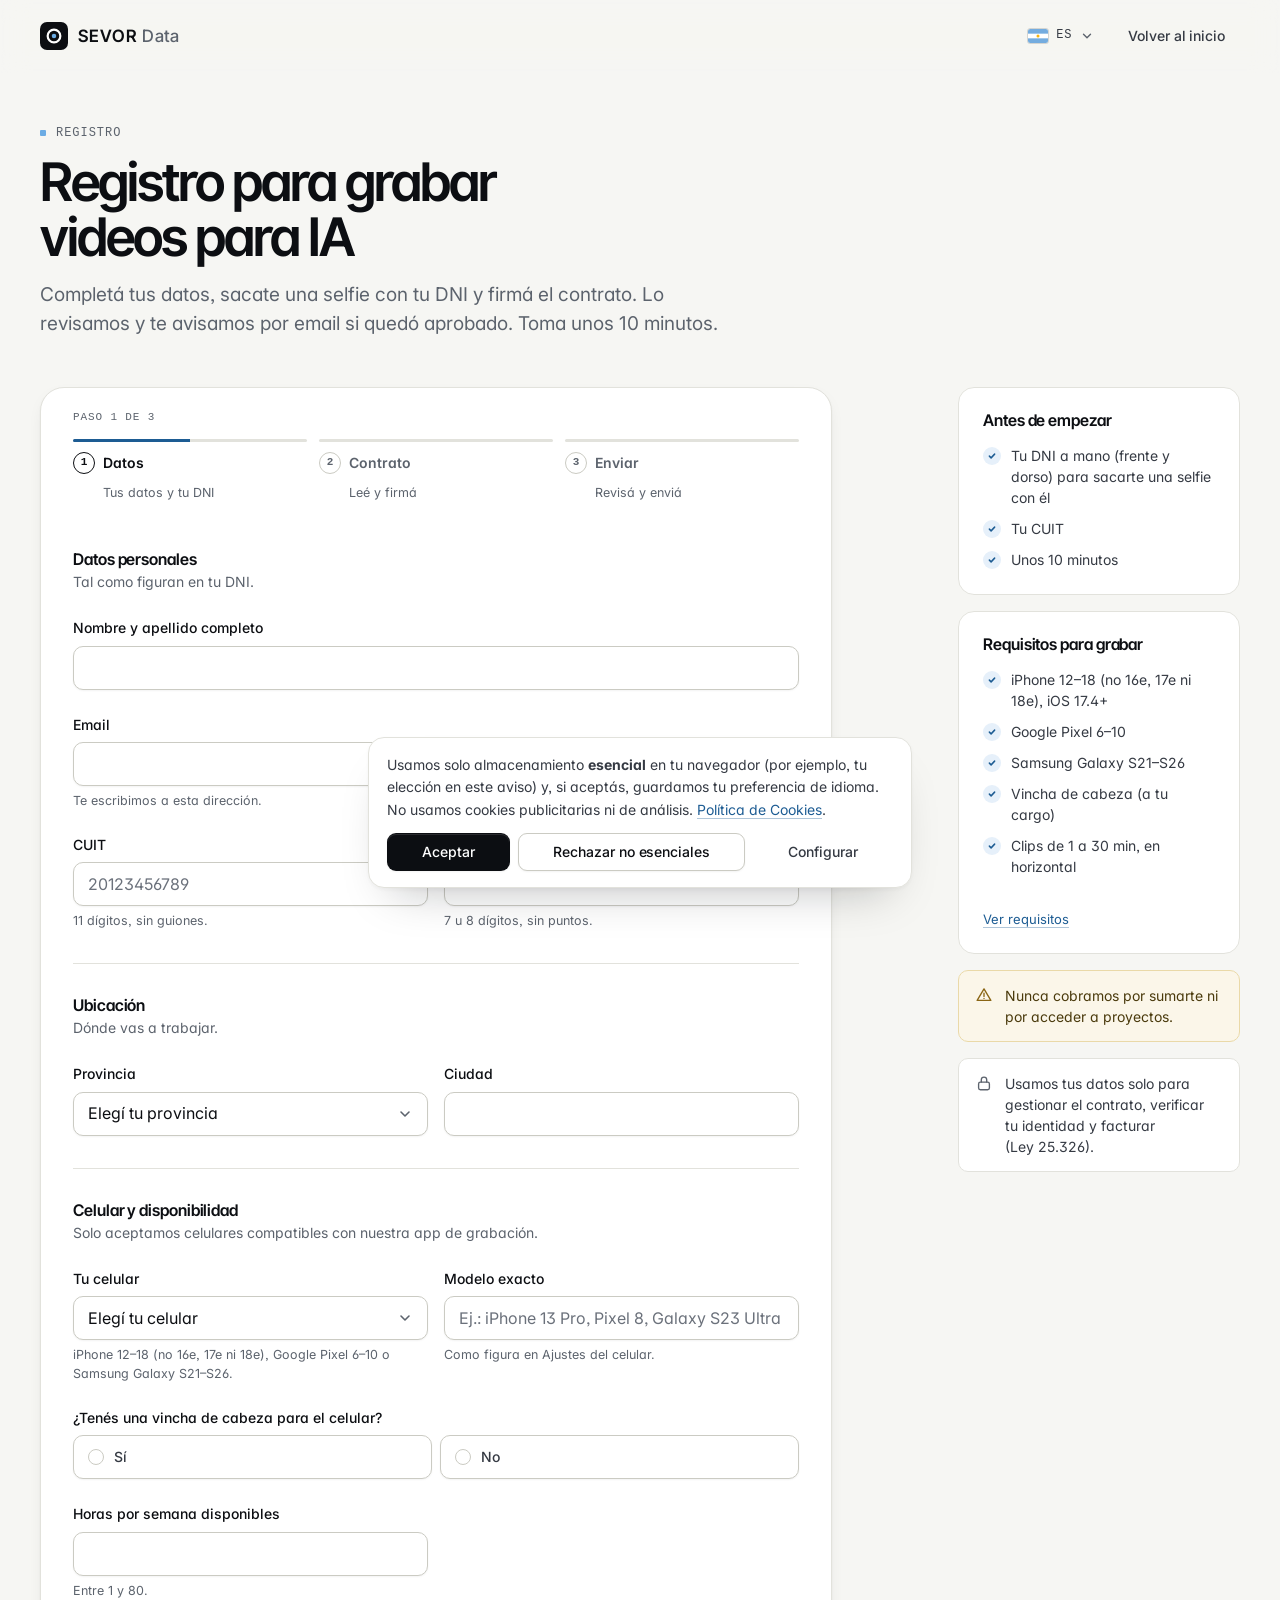
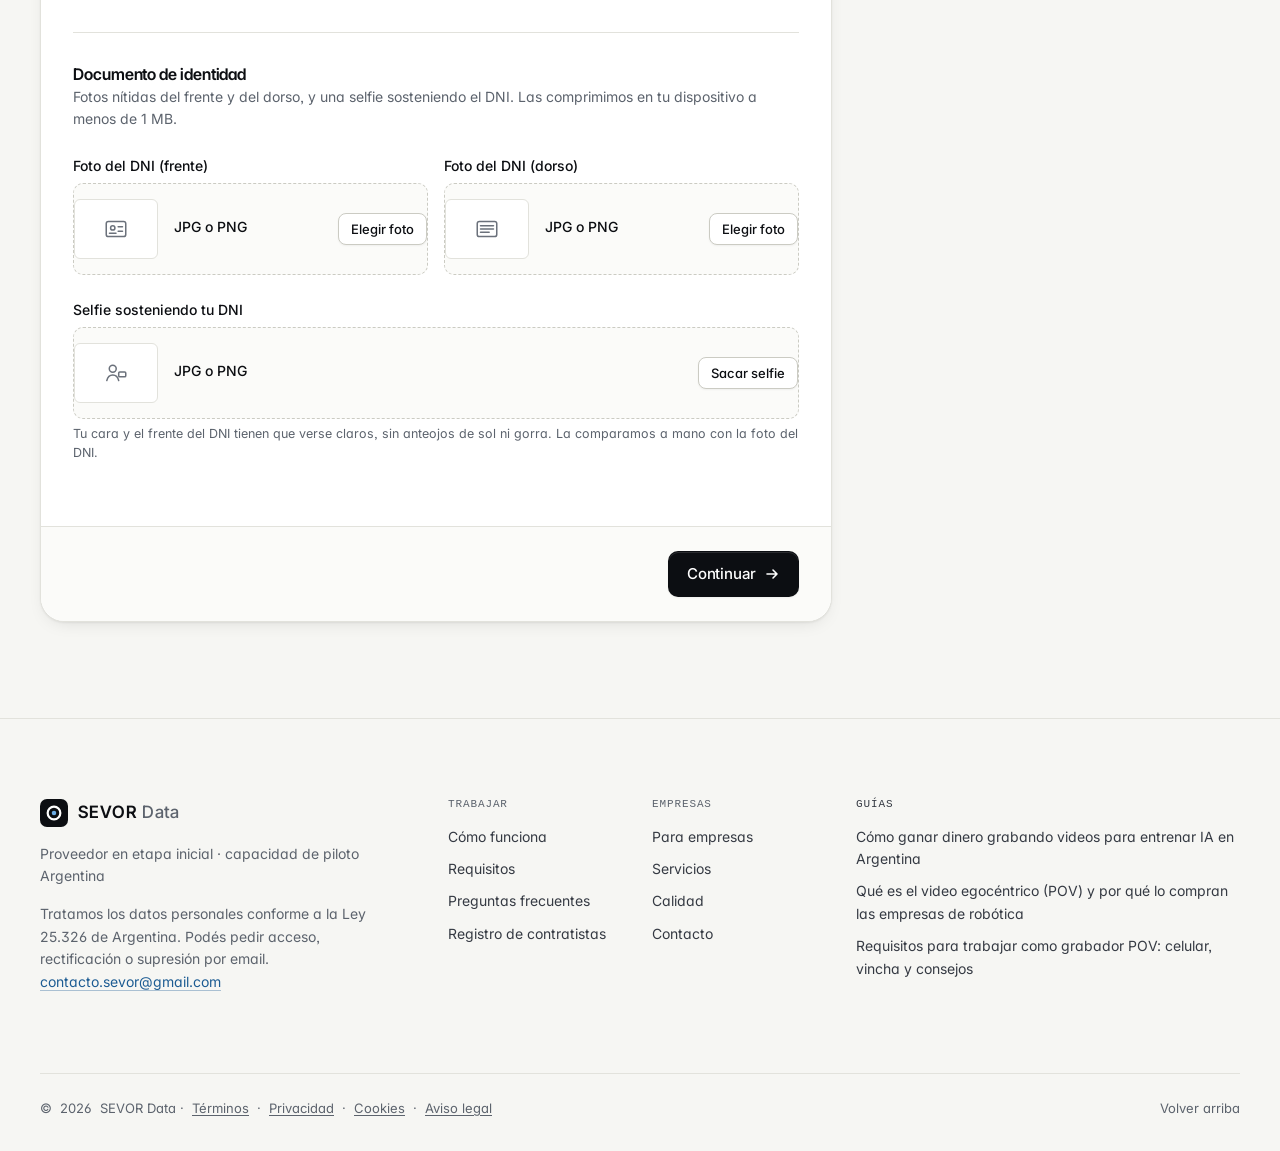
<file: registro.html>
<!doctype html>
<html lang="es-AR">
<head>
  <meta charset="utf-8">
  <meta name="viewport" content="width=device-width, initial-scale=1, viewport-fit=cover">
  <title>Registro para grabar videos para IA | SEVOR Data</title>
  <meta name="description" content="Registrate gratis para grabar videos POV de tareas cotidianas con tu celular y una vincha, como contratista independiente en Argentina. Nunca cobramos por sumarte.">
  <meta name="theme-color" content="#f6f6f3">
  <meta name="robots" content="index, follow">
  <link rel="canonical" href="https://sevordata.dev.ar/registro.html">
  <link rel="icon" href="favicon.svg" type="image/svg+xml">
  <link rel="apple-touch-icon" href="assets/img/apple-touch-icon.png">
  <meta property="og:type" content="website">
  <meta property="og:site_name" content="SEVOR Data">
  <meta property="og:locale" content="es_AR">
  <meta property="og:title" content="Registro para grabar videos para IA desde tu celular">
  <meta property="og:description" content="Grabá en primera persona tareas cotidianas con tu celular en una vincha, como contratista independiente en Argentina. Registro gratis, unos 10 minutos.">
  <meta property="og:url" content="https://sevordata.dev.ar/registro.html">
  <meta property="og:image" content="https://sevordata.dev.ar/assets/img/og-image.png">
  <meta property="og:image:width" content="1200">
  <meta property="og:image:height" content="630">
  <meta property="og:image:alt" content="SEVOR Data: video POV en primera persona para entrenar IA, desde Argentina">
  <meta name="twitter:card" content="summary_large_image">
  <meta name="twitter:title" content="Registro para grabar videos para IA desde tu celular">
  <meta name="twitter:description" content="Grabá en primera persona tareas cotidianas con tu celular en una vincha, como contratista independiente en Argentina. Registro gratis.">
  <meta name="twitter:image" content="https://sevordata.dev.ar/assets/img/og-image.png">

  <script>document.documentElement.classList.add("js");</script>
  <link rel="preconnect" href="https://fonts.googleapis.com">
  <link rel="preconnect" href="https://fonts.gstatic.com" crossorigin>
  <link rel="preconnect" href="https://cdn.jsdelivr.net" crossorigin>
  <link rel="preload" as="style" href="https://fonts.googleapis.com/css2?family=Inter:wght@400;500;600&family=Inter+Tight:wght@500;600&family=Instrument+Serif:ital@0;1&display=swap" onload="this.onload=null;this.rel='stylesheet'">
  <noscript><link rel="stylesheet" href="https://fonts.googleapis.com/css2?family=Inter:wght@400;500;600&family=Inter+Tight:wght@500;600&family=Instrument+Serif:ital@0;1&display=swap"></noscript>
  <link rel="stylesheet" href="assets/css/style.css">
  <script type="application/ld+json">
{
  "@context": "https://schema.org",
  "@graph": [
    {
      "@type": "Organization",
      "@id": "https://sevordata.dev.ar/#org",
      "name": "SEVOR Data",
      "url": "https://sevordata.dev.ar/",
      "logo": "https://sevordata.dev.ar/assets/img/logo-512.png",
      "email": "contacto.sevor@gmail.com",
      "description": "Equipo argentino que coordina contratistas independientes para grabar video egocéntrico (POV) de tareas del hogar y al aire libre, usado para entrenar modelos de inteligencia artificial y robótica.",
      "areaServed": {
        "@type": "Country",
        "name": "Argentina"
      },
      "knowsLanguage": [
        "es",
        "en",
        "pt"
      ],
      "contactPoint": {
        "@type": "ContactPoint",
        "contactType": "customer support",
        "email": "contacto.sevor@gmail.com",
        "availableLanguage": [
          "Spanish",
          "English",
          "Portuguese"
        ]
      }
    },
    {
      "@type": "WebSite",
      "@id": "https://sevordata.dev.ar/#website",
      "url": "https://sevordata.dev.ar/",
      "name": "SEVOR Data",
      "inLanguage": "es-AR",
      "publisher": {
        "@id": "https://sevordata.dev.ar/#org"
      }
    },
    {
      "@type": "WebPage",
      "@id": "https://sevordata.dev.ar/registro.html#webpage",
      "url": "https://sevordata.dev.ar/registro.html",
      "name": "Registro para grabar videos para IA",
      "inLanguage": "es-AR",
      "isPartOf": {
        "@id": "https://sevordata.dev.ar/#website"
      }
    }
  ]
}
  </script>
  <script src="assets/js/config.js" defer></script>
  <script src="assets/js/i18n.js" defer></script>
  <script src="assets/js/main.js" defer></script>
  <script src="assets/js/contract.js" defer></script>
  <script src="assets/js/registro.js" defer></script>
</head>
<body id="top" data-page="registro">
  <a class="skip" href="#main" data-i18n="skip">Saltar al contenido</a>
  <header class="site-header" data-header>
    <div class="container header-inner">
      <a class="brand" href="./" aria-label="SEVOR Data"><svg class="brand-mark" viewBox="0 0 32 32" aria-hidden="true"><rect width="32" height="32" rx="8" fill="#0c0e12"/><circle cx="16" cy="16" r="7.25" fill="none" stroke="#fff" stroke-width="2.5"/><circle cx="16" cy="16" r="2.6" fill="#6cace4"/></svg><span class="brand-word">SEVOR<span>Data</span></span></a>
      <div class="header-actions">
        <div class="lang">
          <button class="lang-btn" type="button" aria-haspopup="true" aria-expanded="false" aria-controls="lang-menu" data-i18n-attr="aria-label:lang.label" aria-label="Idioma">
            <span class="flag"><svg viewBox="0 0 20 14" aria-hidden="true"><rect width="20" height="14" fill="#74acdf"/><rect y="4.67" width="20" height="4.66" fill="#fff"/><circle cx="10" cy="7" r="1.5" fill="#f6b40e"/></svg></span><span class="lang-code">ES</span><svg class="chev" viewBox="0 0 16 16" fill="none" stroke="currentColor" stroke-width="1.6" stroke-linecap="round" stroke-linejoin="round" aria-hidden="true"><path d="m4 6 4 4 4-4"/></svg>
          </button>
          <div class="lang-menu" id="lang-menu" role="menu"></div>
        </div>
        <a class="btn btn-quiet btn-sm" href="./" data-i18n="reg.back">Volver al inicio</a>
      </div>
    </div>
  </header>

  <main id="main" class="reg-page">
    <div class="container">
      <header class="reg-head">
        <p class="eyebrow" data-i18n="reg.kicker">Registro</p>
        <h1 data-i18n="reg.title">Registro para grabar videos para IA</h1>
        <p class="lead" data-i18n="reg.lead">Completá tus datos, sacate una selfie con tu DNI y firmá el contrato. Lo revisamos y te avisamos por email si quedó aprobado. Toma unos 10 minutos.</p>
      </header>

      <div class="grid-12 reg-layout">
        <div class="reg-main">
          <div class="form-card">
            <header>
              <p class="step-count" id="step-count" aria-live="polite">Paso 1 de 3</p>
              <ol class="stepper" aria-label="Pasos">
                <li class="active" data-step-ind="1" aria-current="step"><span class="bar"></span><span class="row"><span class="n">1</span><span class="t" data-i18n="reg.s1">Datos</span></span><span class="d" data-i18n="reg.s1.d">Tus datos y tu DNI</span></li>
                <li data-step-ind="2"><span class="bar"></span><span class="row"><span class="n">2</span><span class="t" data-i18n="reg.s2">Contrato</span></span><span class="d" data-i18n="reg.s2.d">Leé y firmá</span></li>
                <li data-step-ind="3"><span class="bar"></span><span class="row"><span class="n">3</span><span class="t" data-i18n="reg.s3">Enviar</span></span><span class="d" data-i18n="reg.s3.d">Revisá y enviá</span></li>
              </ol>
            </header>

            <form id="reg" novalidate autocomplete="on">
              <!-- STEP 1 -->
              <section class="panel step-panel" data-step="1" aria-labelledby="s1h">
                <h2 id="s1h" class="hp" data-i18n="reg.s1">Datos</h2>

                <div class="group">
                  <div class="group-head"><h3 data-i18n="g.personal">Datos personales</h3><p data-i18n="g.personal.d">Tal como figuran en tu DNI.</p></div>
                  <div class="fields">
                    <div class="field full">
                      <label for="name" data-i18n="f.name">Nombre y apellido completo</label>
                      <input id="name" name="name" type="text" autocomplete="name" required maxlength="120" aria-describedby="err-name">
                      <span class="err" id="err-name" data-err="name"></span>
                    </div>
                    <div class="field full">
                      <label for="email" data-i18n="f.email">Email</label>
                      <input id="email" name="email" type="email" autocomplete="email" inputmode="email" required maxlength="120" aria-describedby="h-email err-email">
                      <span class="hint" id="h-email" data-i18n="f.email.h">Te escribimos a esta dirección.</span>
                      <span class="err" id="err-email" data-err="email"></span>
                    </div>
                    <div class="field">
                      <label for="cuit" data-i18n="f.cuit">CUIT</label>
                      <input id="cuit" name="cuit" type="text" inputmode="numeric" autocomplete="off" required maxlength="13" placeholder="20123456789" aria-describedby="h-cuit err-cuit">
                      <span class="hint" id="h-cuit" data-i18n="f.cuit.h">11 dígitos, sin guiones.</span>
                      <span class="err" id="err-cuit" data-err="cuit"></span>
                    </div>
                    <div class="field">
                      <label for="dni" data-i18n="f.dni">Número de DNI</label>
                      <input id="dni" name="dni" type="text" inputmode="numeric" autocomplete="off" required maxlength="10" aria-describedby="h-dni err-dni">
                      <span class="hint" id="h-dni" data-i18n="f.dni.h">7 u 8 dígitos, sin puntos.</span>
                      <span class="err" id="err-dni" data-err="dni"></span>
                    </div>
                  </div>
                </div>

                <div class="group">
                  <div class="group-head"><h3 data-i18n="g.location">Ubicación</h3><p data-i18n="g.location.d">Dónde vas a trabajar.</p></div>
                  <div class="fields">
                    <div class="field">
                      <label for="provincia" data-i18n="f.prov">Provincia</label>
                      <select id="provincia" name="provincia" required aria-describedby="err-provincia">
                        <option value="" data-i18n="f.prov.ph">Elegí tu provincia</option>
                      </select>
                      <span class="err" id="err-provincia" data-err="provincia"></span>
                    </div>
                    <div class="field">
                      <label for="ciudad" data-i18n="f.city">Ciudad</label>
                      <input id="ciudad" name="ciudad" type="text" autocomplete="address-level2" required maxlength="80" aria-describedby="err-ciudad">
                      <span class="err" id="err-ciudad" data-err="ciudad"></span>
                    </div>
                  </div>
                </div>

                <div class="group">
                  <div class="group-head"><h3 data-i18n="g.work">Celular y disponibilidad</h3><p data-i18n="g.work.d">Solo aceptamos celulares compatibles con nuestra app de grabación.</p></div>
                  <div class="fields">
                    <div class="field">
                      <label for="dispositivo" data-i18n="f.device">Tu celular</label>
                      <select id="dispositivo" name="dispositivo" required aria-describedby="h-dispositivo err-dispositivo">
                        <option value="" data-i18n="f.device.ph">Elegí tu celular</option>
                        <optgroup label="Apple iPhone">
                          <option value="iPhone 12">iPhone 12</option>
                          <option value="iPhone 13">iPhone 13</option>
                          <option value="iPhone 14">iPhone 14</option>
                          <option value="iPhone 15">iPhone 15</option>
                          <option value="iPhone 16">iPhone 16</option>
                          <option value="iPhone 17">iPhone 17</option>
                          <option value="iPhone 18">iPhone 18</option>
                        </optgroup>
                        <optgroup label="Google Pixel">
                          <option value="Google Pixel 6">Google Pixel 6</option>
                          <option value="Google Pixel 7">Google Pixel 7</option>
                          <option value="Google Pixel 8">Google Pixel 8</option>
                          <option value="Google Pixel 9">Google Pixel 9</option>
                          <option value="Google Pixel 10">Google Pixel 10</option>
                        </optgroup>
                        <optgroup label="Samsung Galaxy S">
                          <option value="Samsung Galaxy S21">Samsung Galaxy S21</option>
                          <option value="Samsung Galaxy S22">Samsung Galaxy S22</option>
                          <option value="Samsung Galaxy S23">Samsung Galaxy S23</option>
                          <option value="Samsung Galaxy S24">Samsung Galaxy S24</option>
                          <option value="Samsung Galaxy S25">Samsung Galaxy S25</option>
                          <option value="Samsung Galaxy S26">Samsung Galaxy S26</option>
                        </optgroup>
                        <option value="Otro" data-i18n="dev.other">Otro celular (no compatible)</option>
                      </select>
                      <span class="hint" id="h-dispositivo" data-i18n="f.device.h">iPhone 12–18 (no 16e, 17e ni 18e), Google Pixel 6–10 o Samsung Galaxy S21–S26.</span>
                      <span class="err" id="err-dispositivo" data-err="dispositivo"></span>
                    </div>
                    <div class="field">
                      <label for="modelo" data-i18n="f.model">Modelo exacto</label>
                      <input id="modelo" name="modelo" type="text" required maxlength="80" data-i18n-attr="placeholder:f.model.ph" placeholder="Ej.: iPhone 13 Pro, Pixel 8, Galaxy S23 Ultra" aria-describedby="h-modelo err-modelo">
                      <span class="hint" id="h-modelo" data-i18n="f.model.h">Como figura en Ajustes del celular.</span>
                      <span class="err" id="err-modelo" data-err="modelo"></span>
                    </div>
                    <div class="field full" id="ios-field" hidden>
                      <label class="check" style="margin-top:0"><input type="checkbox" id="ios" name="ios"><span data-i18n="f.ios">Mi iPhone tiene iOS 17.4 o posterior</span></label>
                      <span class="err" data-err="ios"></span>
                    </div>
                    <fieldset class="field full">
                      <legend data-i18n="f.strap">¿Tenés una vincha de cabeza para el celular?</legend>
                      <div class="choices" style="margin-top:.375rem">
                        <label class="choice"><input type="radio" name="vincha" value="Sí" required><span data-i18n="yes">Sí</span></label>
                        <label class="choice"><input type="radio" name="vincha" value="No"><span data-i18n="no">No</span></label>
                      </div>
                      <span class="err" data-err="vincha"></span>
                      <p class="callout is-warn" id="strap-note" style="margin-top:var(--sp-2)" hidden><svg viewBox="0 0 20 20" fill="none" stroke="currentColor" stroke-width="1.5" stroke-linecap="round" stroke-linejoin="round" aria-hidden="true"><path d="M10 3.2 17.6 16H2.4z"/><path d="M10 8v3.6M10 13.8h.01"/></svg><span data-i18n="strap.no">Vas a necesitar una vincha antes de grabar: sostiene el celular en horizontal a la altura de la frente, inclinado hacia tus manos. Corre por tu cuenta.</span></p>
                    </fieldset>
                    <div class="field">
                      <label for="horas" data-i18n="f.hours">Horas por semana disponibles</label>
                      <input id="horas" name="horas" type="number" inputmode="numeric" min="1" max="80" step="1" required aria-describedby="h-horas err-horas">
                      <span class="hint" id="h-horas" data-i18n="f.hours.h">Entre 1 y 80.</span>
                      <span class="err" id="err-horas" data-err="horas"></span>
                    </div>
                  </div>
                </div>

                <div class="group">
                  <div class="group-head"><h3 data-i18n="g.docs">Documento de identidad</h3><p data-i18n="g.docs.d">Fotos nítidas del frente y del dorso, y una selfie sosteniendo el DNI. Las comprimimos en tu dispositivo a menos de 1 MB.</p></div>
                  <div class="fields">
                    <div class="field">
                      <span class="label-like" id="dniF-l" data-i18n="f.dniF">Foto del DNI (frente)</span>
                      <label class="drop" data-drop="dniF">
                        <input type="file" id="dniF" accept="image/*" required aria-labelledby="dniF-l">
                        <span class="thumb" aria-hidden="true"><svg viewBox="0 0 24 24"><rect x="3" y="5" width="18" height="14" rx="2"/><circle cx="9" cy="11" r="2"/><path d="M14 10h4M14 14h4M6 16h6"/></svg></span>
                        <span class="meta"><b data-i18n="f.file.types">JPG o PNG</b><span data-status="dniF" aria-live="polite"></span></span>
                        <span class="pick" aria-hidden="true"><span class="when-empty" data-i18n="f.file.cta">Elegir foto</span><span class="when-has" data-i18n="f.file.change">Cambiar foto</span></span>
                      </label>
                      <span class="err" data-err="dniF"></span>
                    </div>
                    <div class="field">
                      <span class="label-like" id="dniB-l" data-i18n="f.dniB">Foto del DNI (dorso)</span>
                      <label class="drop" data-drop="dniB">
                        <input type="file" id="dniB" accept="image/*" required aria-labelledby="dniB-l">
                        <span class="thumb" aria-hidden="true"><svg viewBox="0 0 24 24"><rect x="3" y="5" width="18" height="14" rx="2"/><path d="M6 9h12M6 12h12M6 15h8"/></svg></span>
                        <span class="meta"><b data-i18n="f.file.types">JPG o PNG</b><span data-status="dniB" aria-live="polite"></span></span>
                        <span class="pick" aria-hidden="true"><span class="when-empty" data-i18n="f.file.cta">Elegir foto</span><span class="when-has" data-i18n="f.file.change">Cambiar foto</span></span>
                      </label>
                      <span class="err" data-err="dniB"></span>
                    </div>
                    <div class="field full">
                      <span class="label-like" id="selfie-l" data-i18n="f.selfie">Selfie sosteniendo tu DNI</span>
                      <label class="drop" data-drop="selfie">
                        <input type="file" id="selfie" accept="image/*" capture="user" required aria-labelledby="selfie-l" aria-describedby="h-selfie">
                        <span class="thumb" aria-hidden="true"><svg viewBox="0 0 24 24"><circle cx="9" cy="8" r="3.2"/><path d="M3.5 19c.8-3.4 3-5.2 5.5-5.2s4.7 1.8 5.5 5.2"/><rect x="14.5" y="11" width="6.5" height="4.5" rx="1"/></svg></span>
                        <span class="meta"><b data-i18n="f.file.types">JPG o PNG</b><span data-status="selfie" aria-live="polite"></span></span>
                        <span class="pick" aria-hidden="true"><span class="when-empty" data-i18n="f.selfie.cta">Sacar selfie</span><span class="when-has" data-i18n="f.file.change">Cambiar foto</span></span>
                      </label>
                      <span class="hint" id="h-selfie" data-i18n="f.selfie.h">Tu cara y el frente del DNI tienen que verse claros, sin anteojos de sol ni gorra. La comparamos a mano con la foto del DNI.</span>
                      <span class="err" data-err="selfie"></span>
                    </div>
                  </div>
                </div>

                <div class="actions">
                  <span class="spacer"></span>
                  <button type="button" class="btn btn-primary" data-next="2"><span data-i18n="f.next">Continuar</span><svg class="arrow" viewBox="0 0 16 16" fill="none" stroke="currentColor" stroke-width="1.6" stroke-linecap="round" stroke-linejoin="round" aria-hidden="true"><path d="M3 8h10M9 4l4 4-4 4"/></svg></button>
                </div>
              </section>

              <!-- STEP 2 -->
              <section class="panel step-panel" data-step="2" hidden aria-labelledby="s2h">
                <h2 id="s2h" class="panel-title" data-i18n="reg.s2">Contrato</h2>
                <p class="muted small" data-i18n="c.intro">Leé el contrato completo. Ya completamos tus datos y la fecha de hoy.</p>
                <div class="doc">
                  <div class="doc-bar"><svg viewBox="0 0 16 16" fill="none" stroke="currentColor" stroke-width="1.4" stroke-linecap="round" stroke-linejoin="round" aria-hidden="true"><path d="M9.5 1.8H4.2a1.2 1.2 0 0 0-1.2 1.2v10a1.2 1.2 0 0 0 1.2 1.2h7.6a1.2 1.2 0 0 0 1.2-1.2V5.3z"/><path d="M9.5 1.8v3.5H13M5.5 8.5h5M5.5 11h3.5"/></svg><span class="t" data-i18n="c.doc">Contrato de locación de servicios</span><span class="mono">ES-AR</span></div>
                  <div class="doc-progress" aria-hidden="true"><i id="doc-progress"></i></div>
                  <div class="contract-box" id="contract" tabindex="0" lang="es-AR" role="document" aria-labelledby="s2h"></div>
                  <p class="doc-foot"><span data-i18n="c.langnote">El contrato está en español, que es su versión válida según la ley argentina.</span> <span data-i18n="c.scroll">Desplazate para leer el contrato completo.</span></p>
                </div>
                <label class="check"><input type="checkbox" id="accept"><span data-i18n="c.accept">Leí y acepto el contrato</span></label>
                <span class="err" data-err="accept"></span>

                <div class="sigwrap" id="sigwrap">
                  <div class="sig-head">
                    <span class="label-like" id="sig-l" data-i18n="c.sign">Tu firma</span>
                    <div class="sig-tools">
                      <button type="button" class="btn btn-quiet btn-sm" id="sigundo" data-i18n="c.undo">Deshacer</button>
                      <button type="button" class="btn btn-quiet btn-sm" id="sigclear" data-i18n="c.clear">Borrar firma</button>
                    </div>
                  </div>
                  <div class="sig-frame">
                    <canvas class="sigpad" id="sigpad" role="img" aria-labelledby="sig-l"></canvas>
                    <span class="sig-placeholder" aria-hidden="true" data-i18n="c.sign.h">Firmá con el dedo o el mouse dentro del recuadro.</span>
                  </div>
                  <span class="note" data-i18n="c.sign.h">Firmá con el dedo o el mouse dentro del recuadro.</span>
                  <span class="err" data-err="sign"></span>
                </div>

                <div class="actions">
                  <button type="button" class="btn btn-secondary" data-prev="1" data-i18n="f.prev">Atrás</button>
                  <span class="spacer"></span>
                  <button type="button" class="btn btn-primary" data-next="3"><span data-i18n="f.next">Continuar</span><svg class="arrow" viewBox="0 0 16 16" fill="none" stroke="currentColor" stroke-width="1.6" stroke-linecap="round" stroke-linejoin="round" aria-hidden="true"><path d="M3 8h10M9 4l4 4-4 4"/></svg></button>
                </div>
              </section>

              <!-- STEP 3 -->
              <section class="panel step-panel" data-step="3" hidden aria-labelledby="s3h">
                <h2 id="s3h" class="panel-title" data-i18n="s3.title">Revisá y enviá</h2>
                <p class="muted small" style="margin-bottom:var(--sp-3)" data-i18n="s3.summary">Resumen</p>
                <div class="summary-groups" id="summary"></div>
                <label class="check"><input type="checkbox" id="privacy"><span data-i18n="s3.privacy">Acepto que SEVOR Data trate mis datos personales…</span></label>
                <span class="err" data-err="privacy"></span>
                <p class="small muted" style="margin-top:var(--sp-1);padding-left:2rem">Leé la <a class="link" href="/legal/privacidad.html" target="_blank" rel="noopener">Política de Privacidad</a> y los <a class="link" href="/legal/terminos.html" target="_blank" rel="noopener">Términos y Condiciones</a>.</p>
                <p class="callout" style="margin-top:var(--sp-3)"><svg viewBox="0 0 20 20" fill="none" stroke="currentColor" stroke-width="1.5" stroke-linecap="round" stroke-linejoin="round" aria-hidden="true"><rect x="4" y="9" width="12" height="8.5" rx="2"/><path d="M7 9V6.5a3 3 0 0 1 6 0V9"/></svg><span data-i18n="s3.note">Generamos en tu dispositivo un PDF…</span></p>
                <p class="status" id="status" role="status" aria-live="polite"></p>
                <div class="actions">
                  <button type="button" class="btn btn-secondary" data-prev="2" data-i18n="f.prev">Atrás</button>
                  <span class="spacer"></span>
                  <button type="button" class="btn btn-secondary" id="dlpdf" data-i18n="s3.download">Descargar mi copia en PDF</button>
                  <button type="button" class="btn btn-primary" id="submit"><span data-i18n="s3.submit">Enviar registro</span></button>
                </div>
              </section>
            </form>
          </div>

          <!-- Real form posted to FormSubmit (filled by registro.js) -->
          <form id="fs" method="POST" enctype="multipart/form-data" hidden></form>
        </div>

        <aside class="reg-aside" aria-labelledby="aside-t">
          <div class="aside-card">
            <h2 id="aside-t" data-i18n="aside.title">Antes de empezar</h2>
            <ul class="ticks">
              <li data-i18n="aside.1">Tu DNI a mano (frente y dorso) para sacarte una selfie con él</li>
              <li data-i18n="aside.2">Tu CUIT</li>
              <li data-i18n="aside.3">Unos 10 minutos</li>
            </ul>
          </div>
          <div class="aside-card">
            <h2 data-i18n="aside.req.title">Requisitos para grabar</h2>
            <ul class="ticks">
              <li data-i18n="aside.req.1">iPhone 12–18 (no 16e, 17e ni 18e), iOS 17.4+</li>
              <li data-i18n="aside.req.2">Google Pixel 6–10</li>
              <li data-i18n="aside.req.3">Samsung Galaxy S21–S26</li>
              <li data-i18n="aside.req.4">Vincha de cabeza (a tu cargo)</li>
              <li data-i18n="aside.req.5">Clips de 1 a 30 min, en horizontal</li>
            </ul>
            <p class="small" style="margin-top:var(--sp-2)"><a class="link" href="./#requisitos" data-i18n="work.cta2">Ver requisitos</a></p>
          </div>
          <p class="callout is-warn"><svg viewBox="0 0 20 20" fill="none" stroke="currentColor" stroke-width="1.5" stroke-linecap="round" stroke-linejoin="round" aria-hidden="true"><path d="M10 3.2 17.6 16H2.4z"/><path d="M10 8v3.6M10 13.8h.01"/></svg><span data-i18n="work.b3">Nunca cobramos por sumarte ni por acceder a proyectos.</span></p>
          <p class="callout"><svg viewBox="0 0 20 20" fill="none" stroke="currentColor" stroke-width="1.5" stroke-linecap="round" stroke-linejoin="round" aria-hidden="true"><rect x="4" y="9" width="12" height="8.5" rx="2"/><path d="M7 9V6.5a3 3 0 0 1 6 0V9"/></svg><span data-i18n="aside.privacy">Usamos tus datos solo para gestionar el contrato, verificar tu identidad y facturar (Ley 25.326).</span></p>
        </aside>
      </div>
    </div>
  </main>

  <footer class="site-footer">
    <div class="container">
      <div class="grid-12 foot-grid">
        <div class="foot-brand">
          <a class="brand" href="/" aria-label="SEVOR Data inicio"><svg class="brand-mark" viewBox="0 0 32 32" aria-hidden="true"><rect width="32" height="32" rx="8" fill="#0c0e12"/><circle cx="16" cy="16" r="7.25" fill="none" stroke="#fff" stroke-width="2.5"/><circle cx="16" cy="16" r="2.6" fill="#6cace4"/></svg><span class="brand-word">SEVOR<span>Data</span></span></a>
          <p><span data-i18n="footer.stage">Proveedor en etapa inicial · capacidad de piloto</span><br><span data-i18n="contact.loc">Argentina</span></p>
          <p><span data-i18n="footer.legal.d">Tratamos los datos personales conforme a la Ley 25.326 de Argentina. Podés pedir acceso, rectificación o supresión por email.</span><br><a class="link" href="mailto:contacto.sevor@gmail.com" data-email-text>contacto.sevor@gmail.com</a></p>
        </div>
        <nav class="foot-col" aria-labelledby="f-work">
          <h2 id="f-work" data-i18n="footer.work">Trabajar</h2>
          <ul>
            <li><a href="/#como-funciona" data-i18n="footer.how">Cómo funciona</a></li>
            <li><a href="/#requisitos" data-i18n="nav.req">Requisitos</a></li>
            <li><a href="/#preguntas" data-i18n="footer.faq">Preguntas frecuentes</a></li>
            <li><a href="/registro.html" data-i18n="footer.register">Registro de contratistas</a></li>
          </ul>
        </nav>
        <nav class="foot-col" aria-labelledby="f-biz">
          <h2 id="f-biz" data-i18n="footer.biz">Empresas</h2>
          <ul>
            <li><a href="/para-empresas.html" data-i18n="nav.biz">Para empresas</a></li>
            <li><a href="/para-empresas.html#servicios" data-i18n="nav.services">Servicios</a></li>
            <li><a href="/para-empresas.html#calidad" data-i18n="nav.quality">Calidad</a></li>
            <li><a href="/para-empresas.html#contacto" data-i18n="footer.contact">Contacto</a></li>
          </ul>
        </nav>
        <nav class="foot-col is-wide" aria-labelledby="f-guides">
          <h2 id="f-guides"><a href="/guias/" data-i18n="footer.guides">Guías</a></h2>
          <ul lang="es-AR">
            <li><a href="/guias/ganar-dinero-grabando-videos-para-ia.html">Cómo ganar dinero grabando videos para entrenar IA en Argentina</a></li>
            <li><a href="/guias/que-es-el-video-egocentrico-pov.html">Qué es el video egocéntrico (POV) y por qué lo compran las empresas de robótica</a></li>
            <li><a href="/guias/requisitos-grabador-pov-celular-vincha.html">Requisitos para trabajar como grabador POV: celular, vincha y consejos</a></li>
          </ul>
        </nav>
      </div>
      <div class="foot-bottom">
        <span class="legal-links">© <span id="year">2026</span> SEVOR Data · <a href="/legal/terminos.html">Términos</a> · <a href="/legal/privacidad.html">Privacidad</a> · <a href="/legal/cookies.html">Cookies</a> · <a href="/legal/aviso-legal.html">Aviso legal</a></span>
        <a class="to-top" href="#top" data-i18n="footer.top">Volver arriba</a>
      </div>
    </div>
  </footer>
</body>
</html>
</file>
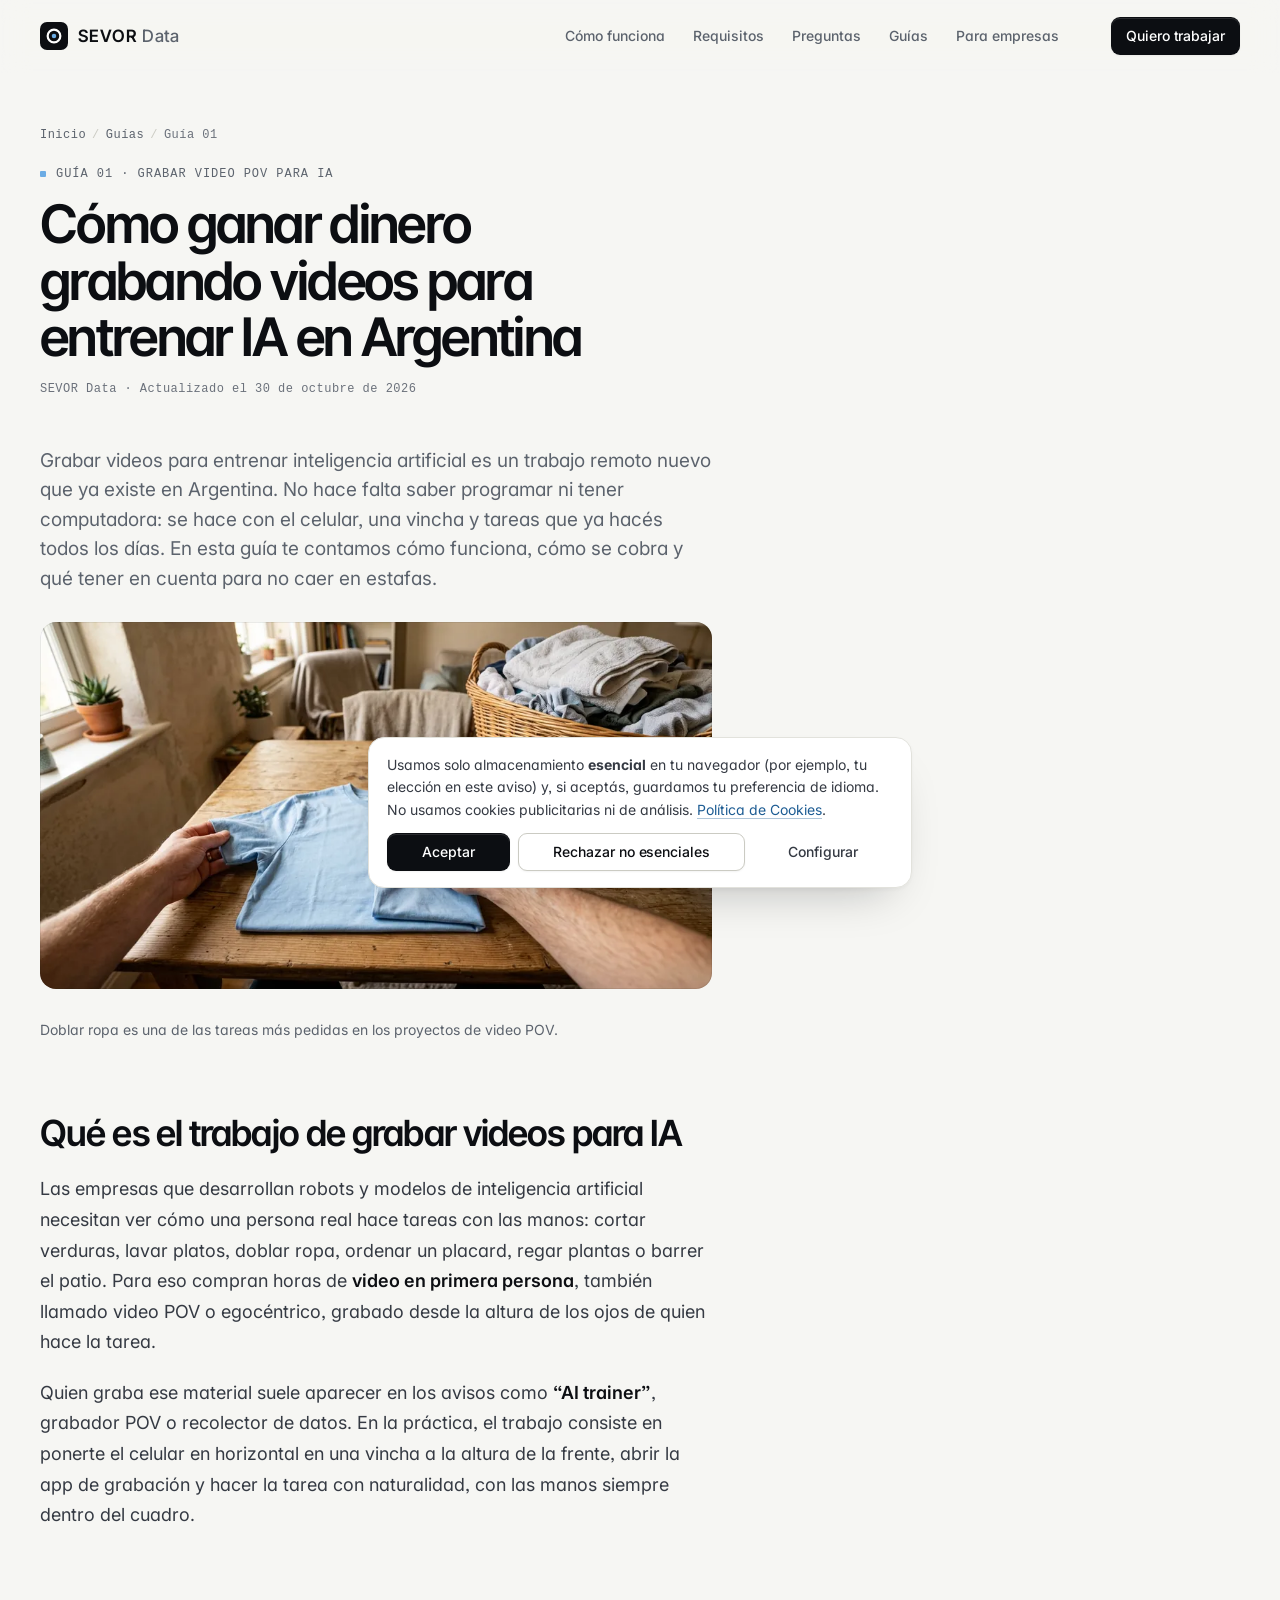
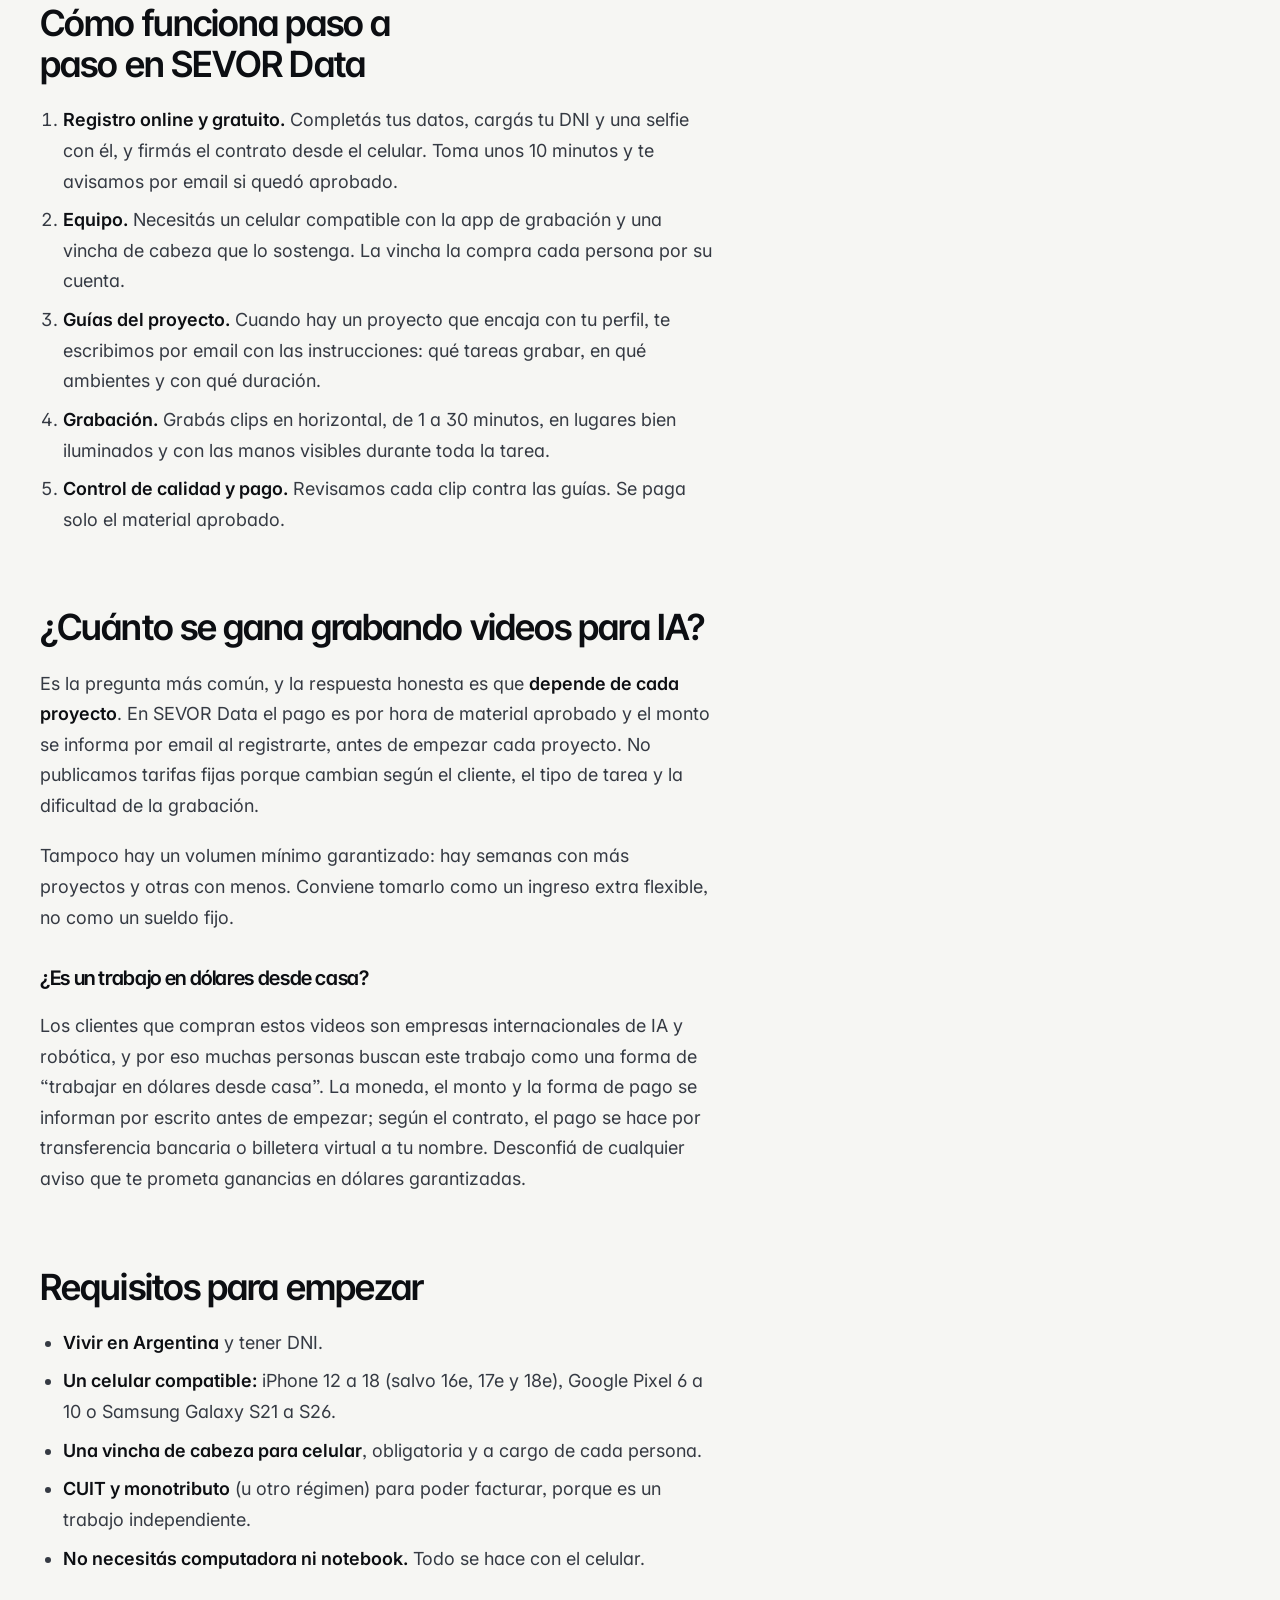
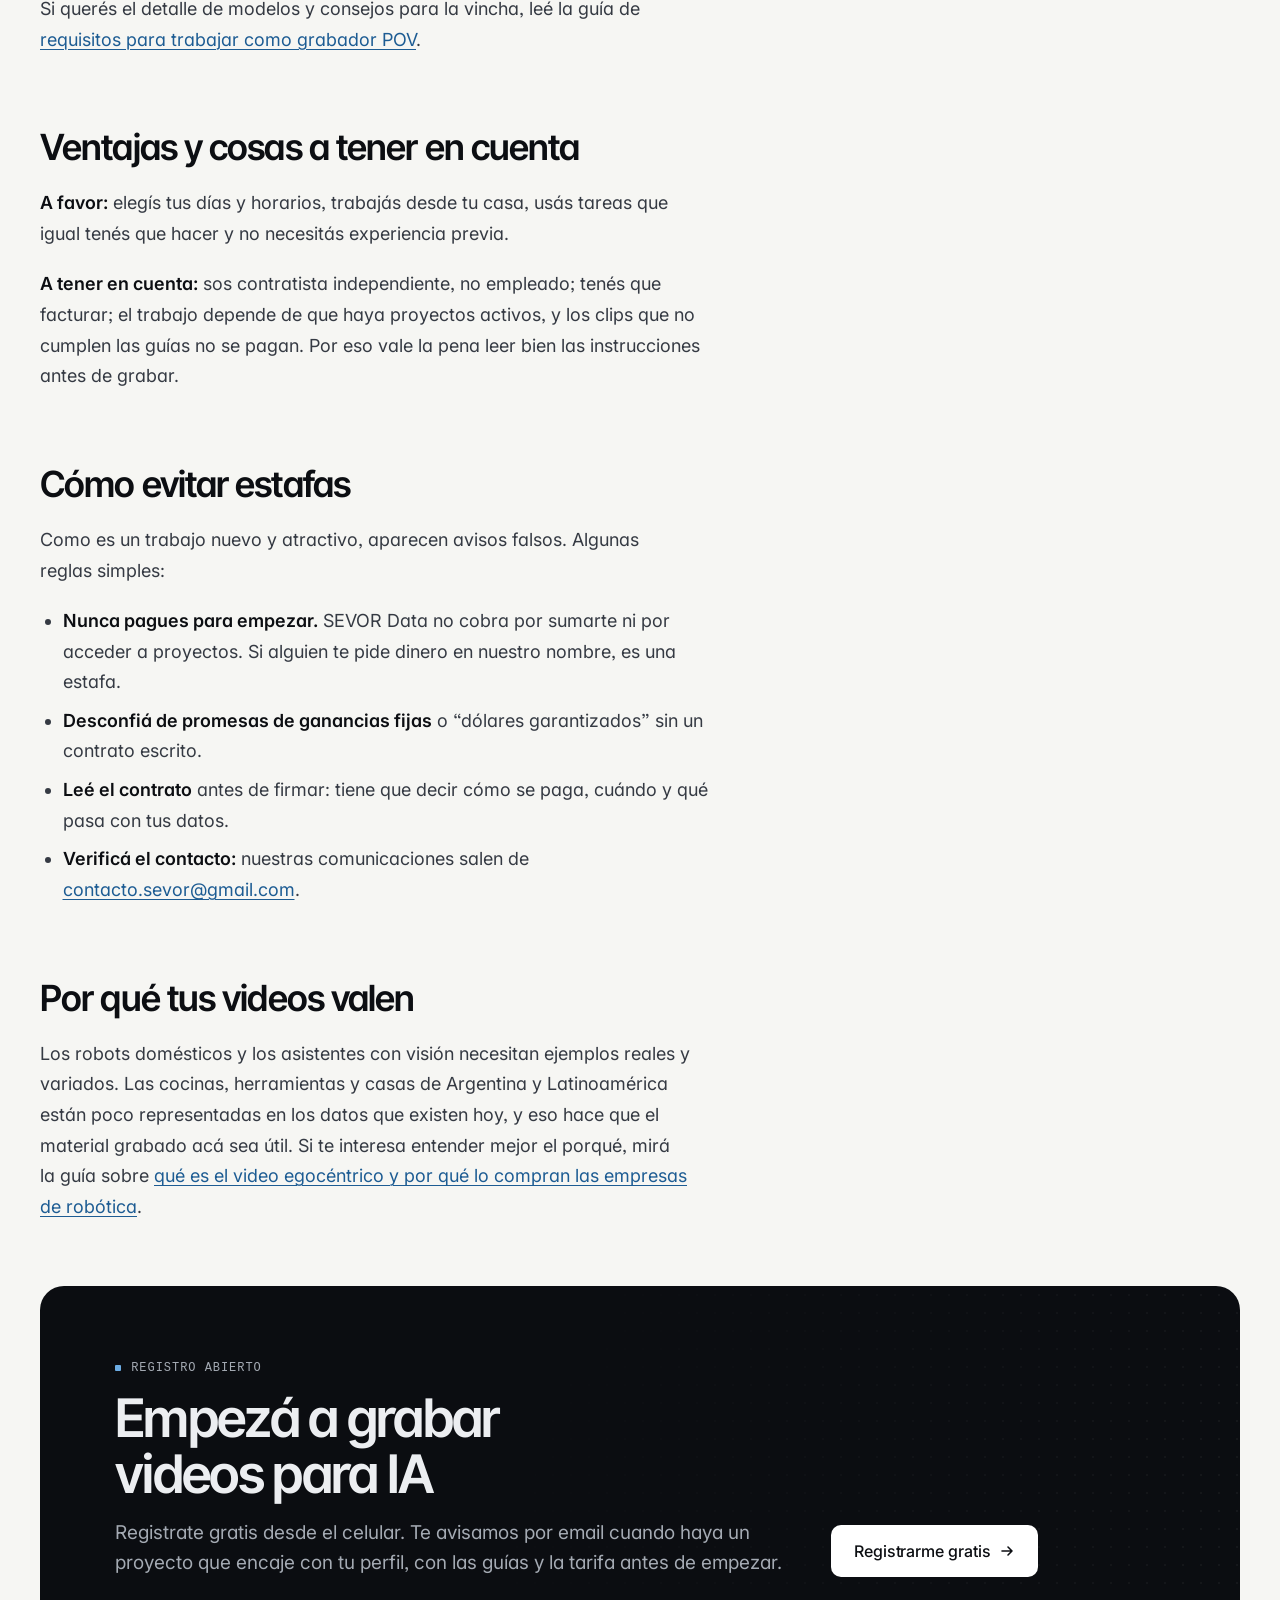
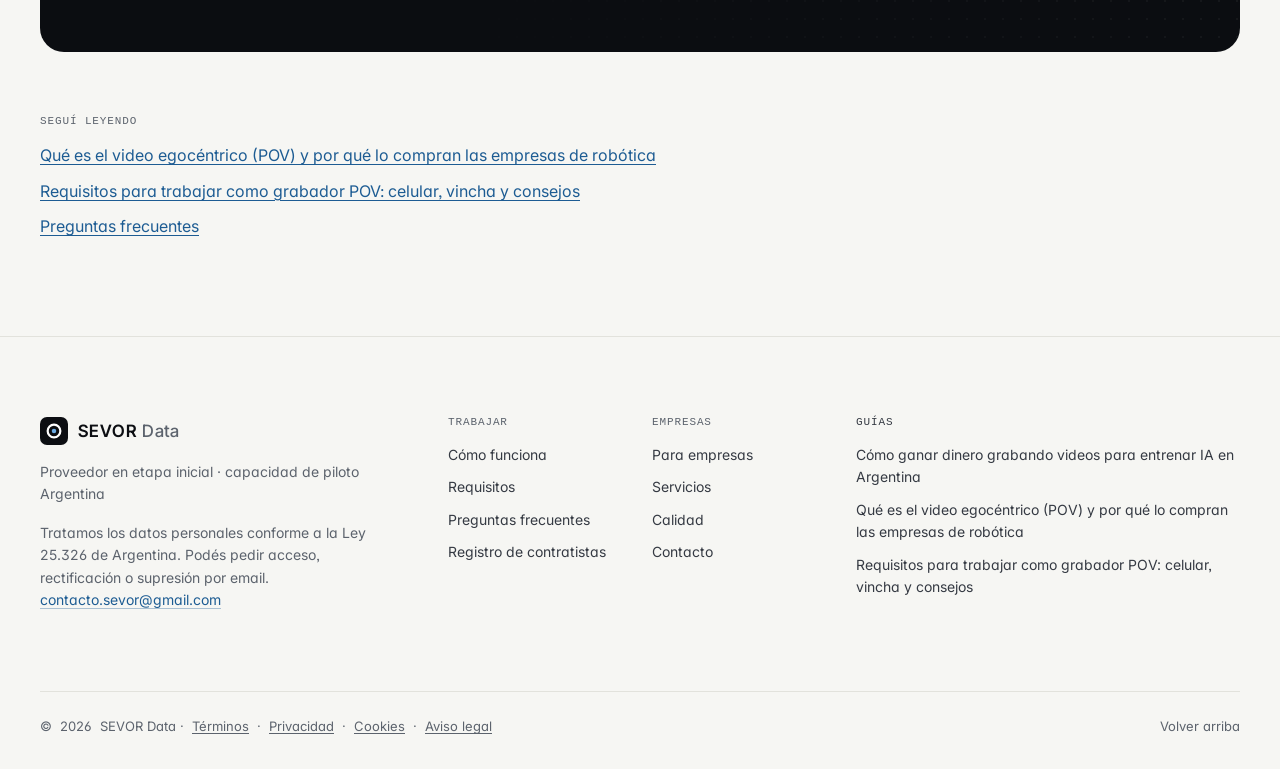
<file: guias/ganar-dinero-grabando-videos-para-ia.html>
<!doctype html>
<html lang="es-AR">
<head>
  <meta charset="utf-8">
  <meta name="viewport" content="width=device-width, initial-scale=1, viewport-fit=cover">
  <title>Cómo ganar dinero grabando videos para IA en Argentina | SEVOR Data</title>
  <meta name="description" content="Guía para trabajar grabando videos en primera persona para entrenar IA desde el celular en Argentina: cómo funciona, cómo se cobra, requisitos y cómo evitar estafas.">
  <meta name="robots" content="index, follow">
  <meta name="theme-color" content="#f6f6f3">
  <link rel="canonical" href="https://sevordata.dev.ar/guias/ganar-dinero-grabando-videos-para-ia.html">
  <link rel="icon" href="/favicon.svg" type="image/svg+xml">
  <link rel="apple-touch-icon" href="/assets/img/apple-touch-icon.png">

  <meta property="og:type" content="article">
  <meta property="og:site_name" content="SEVOR Data">
  <meta property="og:locale" content="es_AR">
  <meta property="og:title" content="Cómo ganar dinero grabando videos para entrenar IA en Argentina">
  <meta property="og:description" content="Guía para trabajar grabando videos en primera persona para entrenar IA desde el celular en Argentina: cómo funciona, cómo se cobra, requisitos y cómo evitar estafas.">
  <meta property="og:url" content="https://sevordata.dev.ar/guias/ganar-dinero-grabando-videos-para-ia.html">
  <meta property="og:image" content="https://sevordata.dev.ar/assets/img/og-image.png">
  <meta property="og:image:width" content="1200">
  <meta property="og:image:height" content="630">
  <meta property="og:image:alt" content="SEVOR Data: video POV en primera persona para entrenar IA, desde Argentina">
  <meta name="twitter:card" content="summary_large_image">
  <meta name="twitter:title" content="Cómo ganar dinero grabando videos para entrenar IA en Argentina">
  <meta name="twitter:description" content="Guía para trabajar grabando videos en primera persona para entrenar IA desde el celular en Argentina: cómo funciona, cómo se cobra, requisitos y cómo evitar estafas.">
  <meta name="twitter:image" content="https://sevordata.dev.ar/assets/img/og-image.png">
  <meta property="article:published_time" content="2026-10-30">
  <meta property="article:modified_time" content="2026-10-30">
  <script>document.documentElement.classList.add("js");</script>
  <link rel="preconnect" href="https://fonts.googleapis.com">
  <link rel="preconnect" href="https://fonts.gstatic.com" crossorigin>
  <link rel="preload" as="style" href="https://fonts.googleapis.com/css2?family=Inter:wght@400;500;600&family=Inter+Tight:wght@500;600&family=Instrument+Serif:ital@0;1&display=swap" onload="this.onload=null;this.rel='stylesheet'">
  <noscript><link rel="stylesheet" href="https://fonts.googleapis.com/css2?family=Inter:wght@400;500;600&family=Inter+Tight:wght@500;600&family=Instrument+Serif:ital@0;1&display=swap"></noscript>
  <link rel="stylesheet" href="/assets/css/style.css">
  <script type="application/ld+json">
{
  "@context": "https://schema.org",
  "@graph": [
    {
      "@type": "Organization",
      "@id": "https://sevordata.dev.ar/#org",
      "name": "SEVOR Data",
      "url": "https://sevordata.dev.ar/",
      "logo": "https://sevordata.dev.ar/assets/img/logo-512.png",
      "email": "contacto.sevor@gmail.com",
      "description": "Equipo argentino que coordina contratistas independientes para grabar video egocéntrico (POV) de tareas del hogar y al aire libre, usado para entrenar modelos de inteligencia artificial y robótica.",
      "areaServed": {
        "@type": "Country",
        "name": "Argentina"
      },
      "knowsLanguage": [
        "es",
        "en",
        "pt"
      ],
      "contactPoint": {
        "@type": "ContactPoint",
        "contactType": "customer support",
        "email": "contacto.sevor@gmail.com",
        "availableLanguage": [
          "Spanish",
          "English",
          "Portuguese"
        ]
      }
    },
    {
      "@type": "WebSite",
      "@id": "https://sevordata.dev.ar/#website",
      "url": "https://sevordata.dev.ar/",
      "name": "SEVOR Data",
      "inLanguage": "es-AR",
      "publisher": {
        "@id": "https://sevordata.dev.ar/#org"
      }
    },
    {
      "@type": "Article",
      "@id": "https://sevordata.dev.ar/guias/ganar-dinero-grabando-videos-para-ia.html#article",
      "headline": "Cómo ganar dinero grabando videos para entrenar IA en Argentina",
      "description": "Guía para trabajar grabando videos en primera persona para entrenar IA desde el celular en Argentina: cómo funciona, cómo se cobra, requisitos y cómo evitar estafas.",
      "inLanguage": "es-AR",
      "datePublished": "2026-10-30",
      "dateModified": "2026-10-30",
      "mainEntityOfPage": "https://sevordata.dev.ar/guias/ganar-dinero-grabando-videos-para-ia.html",
      "url": "https://sevordata.dev.ar/guias/ganar-dinero-grabando-videos-para-ia.html",
      "image": "https://sevordata.dev.ar/assets/img/photos/pov-laundry-1400.jpg",
      "author": {
        "@id": "https://sevordata.dev.ar/#org"
      },
      "publisher": {
        "@id": "https://sevordata.dev.ar/#org"
      }
    },
    {
      "@type": "BreadcrumbList",
      "itemListElement": [
        {
          "@type": "ListItem",
          "position": 1,
          "name": "Inicio",
          "item": "https://sevordata.dev.ar/"
        },
        {
          "@type": "ListItem",
          "position": 2,
          "name": "Guías",
          "item": "https://sevordata.dev.ar/guias/"
        },
        {
          "@type": "ListItem",
          "position": 3,
          "name": "Cómo ganar dinero grabando videos para entrenar IA en Argentina",
          "item": "https://sevordata.dev.ar/guias/ganar-dinero-grabando-videos-para-ia.html"
        }
      ]
    }
  ]
}
  </script>
  <script src="/assets/js/config.js" defer></script>
  <script src="/assets/js/main.js" defer></script>
</head>
<body id="top" data-page="guia">
  <a class="skip" href="#main">Saltar al contenido</a>

  <header class="site-header" data-header>
    <div class="container header-inner">
      <a class="brand" href="/" aria-label="SEVOR Data inicio"><svg class="brand-mark" viewBox="0 0 32 32" aria-hidden="true"><rect width="32" height="32" rx="8" fill="#0c0e12"/><circle cx="16" cy="16" r="7.25" fill="none" stroke="#fff" stroke-width="2.5"/><circle cx="16" cy="16" r="2.6" fill="#6cace4"/></svg><span class="brand-word">SEVOR<span>Data</span></span></a>
      <nav class="primary-nav" aria-label="Principal">
        <ul>
          <li><a href="/#como-funciona">Cómo funciona</a></li>
          <li><a href="/#requisitos">Requisitos</a></li>
          <li><a href="/#preguntas">Preguntas</a></li>
          <li><a href="/guias/">Guías</a></li>
          <li><a href="/para-empresas.html">Para empresas</a></li>
        </ul>
      </nav>
      <div class="header-actions">
        
        <a class="btn btn-primary btn-sm header-cta" href="/registro.html">Quiero trabajar</a>
        <button class="menu-toggle" type="button" aria-expanded="false" aria-controls="mobile-menu" aria-label="Menú"><span></span></button>
      </div>
    </div>
    <div class="mobile-menu" id="mobile-menu" hidden>
      <div class="container">
        <nav aria-label="Móvil"><ul>
          <li><a href="/#como-funciona">Cómo funciona</a></li>
          <li><a href="/#requisitos">Requisitos</a></li>
          <li><a href="/#preguntas">Preguntas</a></li>
          <li><a href="/guias/">Guías</a></li>
          <li><a href="/para-empresas.html">Para empresas</a></li>
        </ul></nav>
        <div class="cta-row">
          <a class="btn btn-primary" href="/registro.html">Quiero trabajar</a>
          <a class="btn btn-secondary" href="/para-empresas.html">Para empresas</a>
        </div>
      </div>
    </div>
  </header>

  <main id="main" class="article-page">
    <div class="container">
      <nav class="crumbs" aria-label="Ruta"><ol><li><a href="/">Inicio</a></li><li><a href="/guias/">Guías</a></li><li aria-current="page">Guía 01</li></ol></nav>
      <article>
        <header class="article-head">
          <p class="eyebrow">Guía 01 · Grabar video POV para IA</p>
          <h1>Cómo ganar dinero grabando videos para entrenar IA en Argentina</h1>
          <p class="meta">SEVOR Data · Actualizado el <time datetime="2026-10-30">30 de octubre de 2026</time></p>
        </header>
        <div class="prose">
<p class="lead">Grabar videos para entrenar inteligencia artificial es un trabajo remoto nuevo que ya existe en Argentina. No hace falta saber programar ni tener computadora: se hace con el celular, una vincha y tareas que ya hacés todos los días. En esta guía te contamos cómo funciona, cómo se cobra y qué tener en cuenta para no caer en estafas.</p>

<figure>
          <div class="media">
            <picture>
              <source type="image/webp" srcset="/assets/img/photos/pov-laundry-640.webp 640w, /assets/img/photos/pov-laundry-960.webp 960w, /assets/img/photos/pov-laundry-1400.webp 1400w" sizes="(min-width: 760px) 672px, 92vw">
              <img src="/assets/img/photos/pov-laundry-960.jpg" srcset="/assets/img/photos/pov-laundry-640.jpg 640w, /assets/img/photos/pov-laundry-960.jpg 960w, /assets/img/photos/pov-laundry-1400.jpg 1400w" sizes="(min-width: 760px) 672px, 92vw" width="1400" height="764" loading="lazy" decoding="async" alt="Vista en primera persona de unas manos, vistas de frente, doblando una remera sobre una mesa de madera, grabada con el celular en horizontal en una vincha">
            </picture>
          </div>
          <figcaption>Doblar ropa es una de las tareas más pedidas en los proyectos de video POV.</figcaption>
        </figure>


<h2>Qué es el trabajo de grabar videos para IA</h2>
<p>Las empresas que desarrollan robots y modelos de inteligencia artificial necesitan ver cómo una persona real hace tareas con las manos: cortar verduras, lavar platos, doblar ropa, ordenar un placard, regar plantas o barrer el patio. Para eso compran horas de <strong>video en primera persona</strong>, también llamado video POV o egocéntrico, grabado desde la altura de los ojos de quien hace la tarea.</p>
<p>Quien graba ese material suele aparecer en los avisos como <strong>“AI trainer”</strong>, grabador POV o recolector de datos. En la práctica, el trabajo consiste en ponerte el celular en horizontal en una vincha a la altura de la frente, abrir la app de grabación y hacer la tarea con naturalidad, con las manos siempre dentro del cuadro.</p>

<h2>Cómo funciona paso a paso en SEVOR Data</h2>
<ol>
  <li><strong>Registro online y gratuito.</strong> Completás tus datos, cargás tu DNI y una selfie con él, y firmás el contrato desde el celular. Toma unos 10 minutos y te avisamos por email si quedó aprobado.</li>
  <li><strong>Equipo.</strong> Necesitás un celular compatible con la app de grabación y una vincha de cabeza que lo sostenga. La vincha la compra cada persona por su cuenta.</li>
  <li><strong>Guías del proyecto.</strong> Cuando hay un proyecto que encaja con tu perfil, te escribimos por email con las instrucciones: qué tareas grabar, en qué ambientes y con qué duración.</li>
  <li><strong>Grabación.</strong> Grabás clips en horizontal, de 1 a 30 minutos, en lugares bien iluminados y con las manos visibles durante toda la tarea.</li>
  <li><strong>Control de calidad y pago.</strong> Revisamos cada clip contra las guías. Se paga solo el material aprobado.</li>
</ol>

<h2>¿Cuánto se gana grabando videos para IA?</h2>
<p>Es la pregunta más común, y la respuesta honesta es que <strong>depende de cada proyecto</strong>. En SEVOR Data el pago es por hora de material aprobado y el monto se informa por email al registrarte, antes de empezar cada proyecto. No publicamos tarifas fijas porque cambian según el cliente, el tipo de tarea y la dificultad de la grabación.</p>
<p>Tampoco hay un volumen mínimo garantizado: hay semanas con más proyectos y otras con menos. Conviene tomarlo como un ingreso extra flexible, no como un sueldo fijo.</p>

<h3>¿Es un trabajo en dólares desde casa?</h3>
<p>Los clientes que compran estos videos son empresas internacionales de IA y robótica, y por eso muchas personas buscan este trabajo como una forma de “trabajar en dólares desde casa”. La moneda, el monto y la forma de pago se informan por escrito antes de empezar; según el contrato, el pago se hace por transferencia bancaria o billetera virtual a tu nombre. Desconfiá de cualquier aviso que te prometa ganancias en dólares garantizadas.</p>

<h2>Requisitos para empezar</h2>
<ul>
  <li><strong>Vivir en Argentina</strong> y tener DNI.</li>
  <li><strong>Un celular compatible:</strong> iPhone 12 a 18 (salvo 16e, 17e y 18e), Google Pixel 6 a 10 o Samsung Galaxy S21 a S26.</li>
  <li><strong>Una vincha de cabeza para celular</strong>, obligatoria y a cargo de cada persona.</li>
  <li><strong>CUIT y monotributo</strong> (u otro régimen) para poder facturar, porque es un trabajo independiente.</li>
  <li><strong>No necesitás computadora ni notebook.</strong> Todo se hace con el celular.</li>
</ul>
<p>Si querés el detalle de modelos y consejos para la vincha, leé la guía de <a href="/guias/requisitos-grabador-pov-celular-vincha.html">requisitos para trabajar como grabador POV</a>.</p>

<h2>Ventajas y cosas a tener en cuenta</h2>
<p><strong>A favor:</strong> elegís tus días y horarios, trabajás desde tu casa, usás tareas que igual tenés que hacer y no necesitás experiencia previa.</p>
<p><strong>A tener en cuenta:</strong> sos contratista independiente, no empleado; tenés que facturar; el trabajo depende de que haya proyectos activos, y los clips que no cumplen las guías no se pagan. Por eso vale la pena leer bien las instrucciones antes de grabar.</p>

<h2>Cómo evitar estafas</h2>
<p>Como es un trabajo nuevo y atractivo, aparecen avisos falsos. Algunas reglas simples:</p>
<ul>
  <li><strong>Nunca pagues para empezar.</strong> SEVOR Data no cobra por sumarte ni por acceder a proyectos. Si alguien te pide dinero en nuestro nombre, es una estafa.</li>
  <li><strong>Desconfiá de promesas de ganancias fijas</strong> o “dólares garantizados” sin un contrato escrito.</li>
  <li><strong>Leé el contrato</strong> antes de firmar: tiene que decir cómo se paga, cuándo y qué pasa con tus datos.</li>
  <li><strong>Verificá el contacto:</strong> nuestras comunicaciones salen de <a href="mailto:contacto.sevor@gmail.com">contacto.sevor@gmail.com</a>.</li>
</ul>

<h2>Por qué tus videos valen</h2>
<p>Los robots domésticos y los asistentes con visión necesitan ejemplos reales y variados. Las cocinas, herramientas y casas de Argentina y Latinoamérica están poco representadas en los datos que existen hoy, y eso hace que el material grabado acá sea útil. Si te interesa entender mejor el porqué, mirá la guía sobre <a href="/guias/que-es-el-video-egocentrico-pov.html">qué es el video egocéntrico y por qué lo compran las empresas de robótica</a>.</p>

        </div>
        <div class="article-cta">
          <div class="cta-band">
            <div class="grid-12">
              <div class="cta-copy">
                <p class="eyebrow" style="color:var(--night-muted)">Registro abierto</p>
                <h2>Empezá a grabar videos para IA</h2>
                <p class="lead" style="color:var(--night-muted)">Registrate gratis desde el celular. Te avisamos por email cuando haya un proyecto que encaje con tu perfil, con las guías y la tarifa antes de empezar.</p>
              </div>
              <div class="cta-side on-night">
                <div class="cta-row">
                  <a class="btn btn-primary btn-lg" href="/registro.html">Registrarme gratis<svg class="arrow" viewBox="0 0 16 16" fill="none" stroke="currentColor" stroke-width="1.6" stroke-linecap="round" stroke-linejoin="round" aria-hidden="true"><path d="M3 8h10M9 4l4 4-4 4"/></svg></a>
                </div>
              </div>
            </div>
          </div>
        </div>
        <aside class="related" aria-labelledby="rel-title">
          <h2 id="rel-title">Seguí leyendo</h2>
          <ul>
            <li><a href="/guias/que-es-el-video-egocentrico-pov.html">Qué es el video egocéntrico (POV) y por qué lo compran las empresas de robótica</a></li>
            <li><a href="/guias/requisitos-grabador-pov-celular-vincha.html">Requisitos para trabajar como grabador POV: celular, vincha y consejos</a></li>
            <li><a href="/#preguntas">Preguntas frecuentes</a></li>
          </ul>
        </aside>
      </article>
    </div>
  </main>

  <footer class="site-footer">
    <div class="container">
      <div class="grid-12 foot-grid">
        <div class="foot-brand">
          <a class="brand" href="/" aria-label="SEVOR Data inicio"><svg class="brand-mark" viewBox="0 0 32 32" aria-hidden="true"><rect width="32" height="32" rx="8" fill="#0c0e12"/><circle cx="16" cy="16" r="7.25" fill="none" stroke="#fff" stroke-width="2.5"/><circle cx="16" cy="16" r="2.6" fill="#6cace4"/></svg><span class="brand-word">SEVOR<span>Data</span></span></a>
          <p><span>Proveedor en etapa inicial · capacidad de piloto</span><br><span>Argentina</span></p>
          <p><span>Tratamos los datos personales conforme a la Ley 25.326 de Argentina. Podés pedir acceso, rectificación o supresión por email.</span><br><a class="link" href="mailto:contacto.sevor@gmail.com" data-email-text>contacto.sevor@gmail.com</a></p>
        </div>
        <nav class="foot-col" aria-labelledby="f-work">
          <h2 id="f-work">Trabajar</h2>
          <ul>
            <li><a href="/#como-funciona">Cómo funciona</a></li>
            <li><a href="/#requisitos">Requisitos</a></li>
            <li><a href="/#preguntas">Preguntas frecuentes</a></li>
            <li><a href="/registro.html">Registro de contratistas</a></li>
          </ul>
        </nav>
        <nav class="foot-col" aria-labelledby="f-biz">
          <h2 id="f-biz">Empresas</h2>
          <ul>
            <li><a href="/para-empresas.html">Para empresas</a></li>
            <li><a href="/para-empresas.html#servicios">Servicios</a></li>
            <li><a href="/para-empresas.html#calidad">Calidad</a></li>
            <li><a href="/para-empresas.html#contacto">Contacto</a></li>
          </ul>
        </nav>
        <nav class="foot-col is-wide" aria-labelledby="f-guides">
          <h2 id="f-guides"><a href="/guias/">Guías</a></h2>
          <ul lang="es-AR">
            <li><a href="/guias/ganar-dinero-grabando-videos-para-ia.html">Cómo ganar dinero grabando videos para entrenar IA en Argentina</a></li>
            <li><a href="/guias/que-es-el-video-egocentrico-pov.html">Qué es el video egocéntrico (POV) y por qué lo compran las empresas de robótica</a></li>
            <li><a href="/guias/requisitos-grabador-pov-celular-vincha.html">Requisitos para trabajar como grabador POV: celular, vincha y consejos</a></li>
          </ul>
        </nav>
      </div>
      <div class="foot-bottom">
        <span class="legal-links">© <span id="year">2026</span> SEVOR Data · <a href="/legal/terminos.html">Términos</a> · <a href="/legal/privacidad.html">Privacidad</a> · <a href="/legal/cookies.html">Cookies</a> · <a href="/legal/aviso-legal.html">Aviso legal</a></span>
        <a class="to-top" href="#top">Volver arriba</a>
      </div>
    </div>
  </footer>
</body>
</html>
</file>
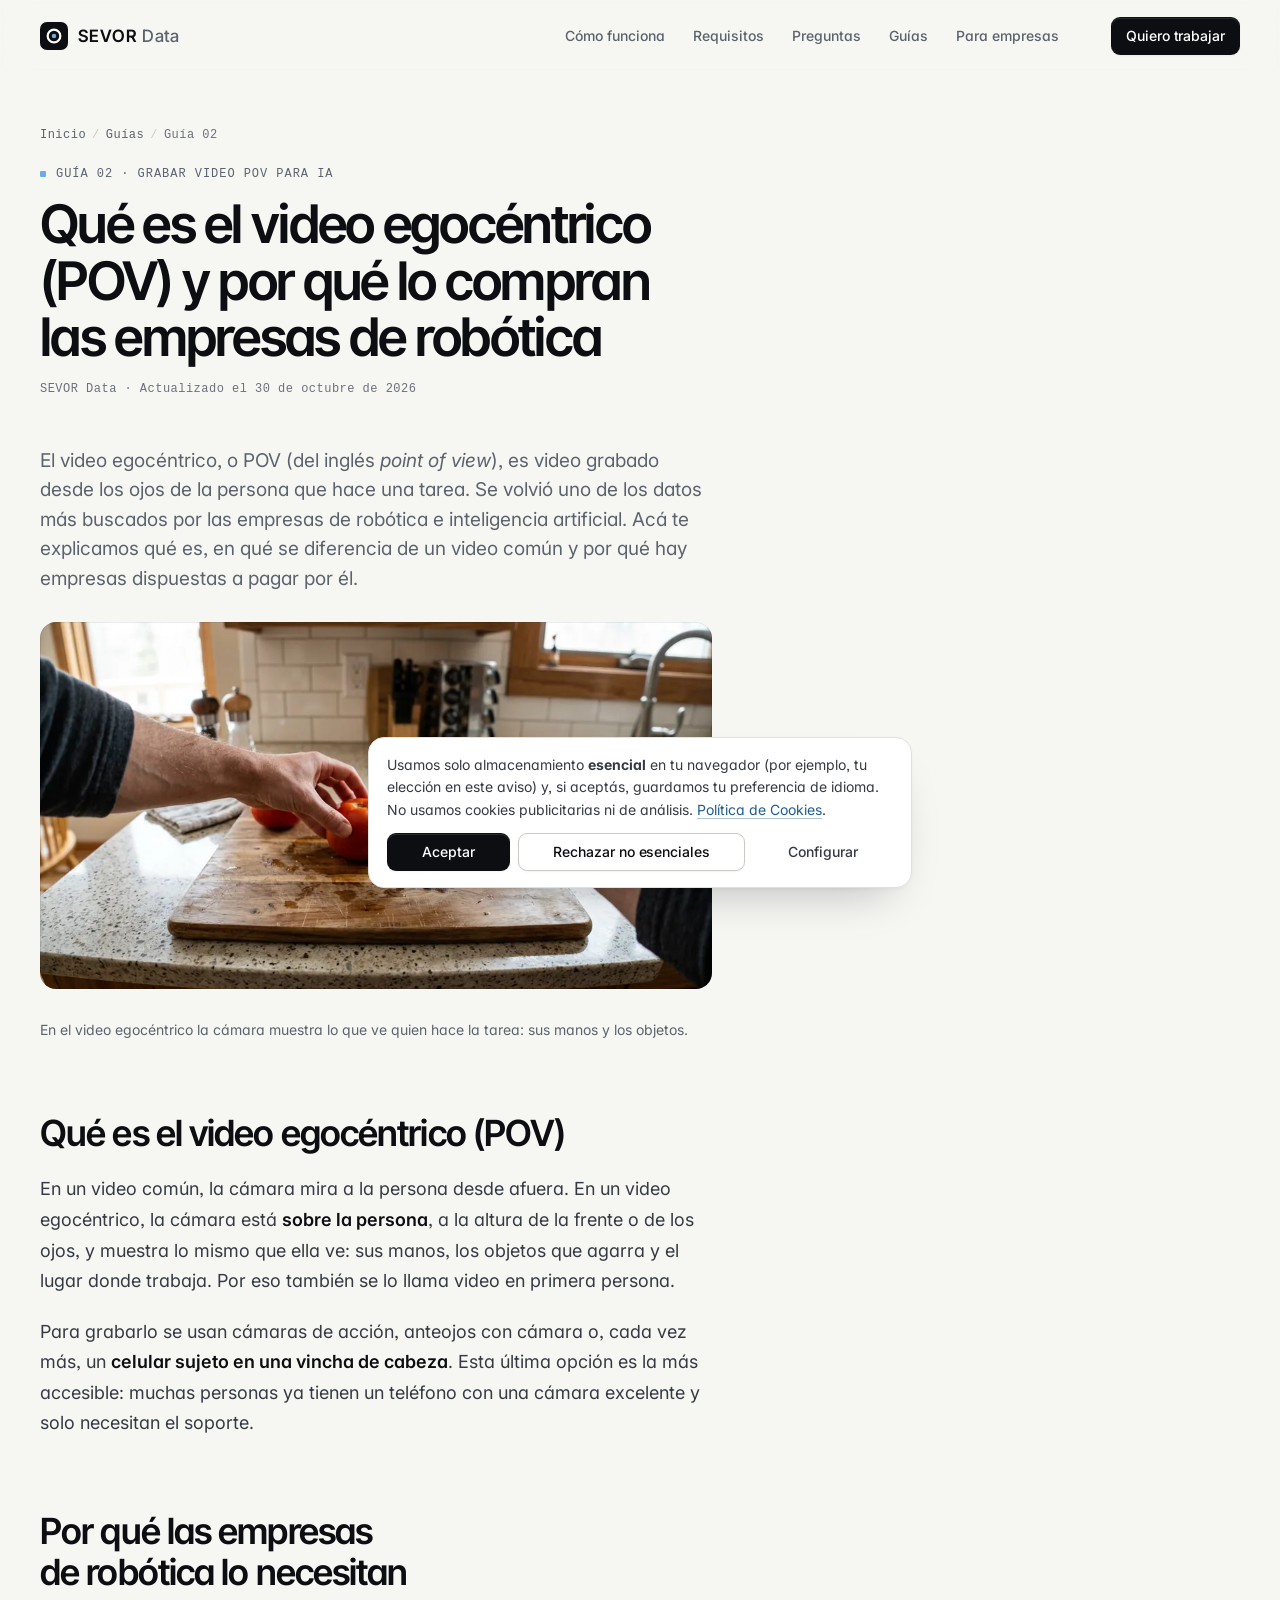
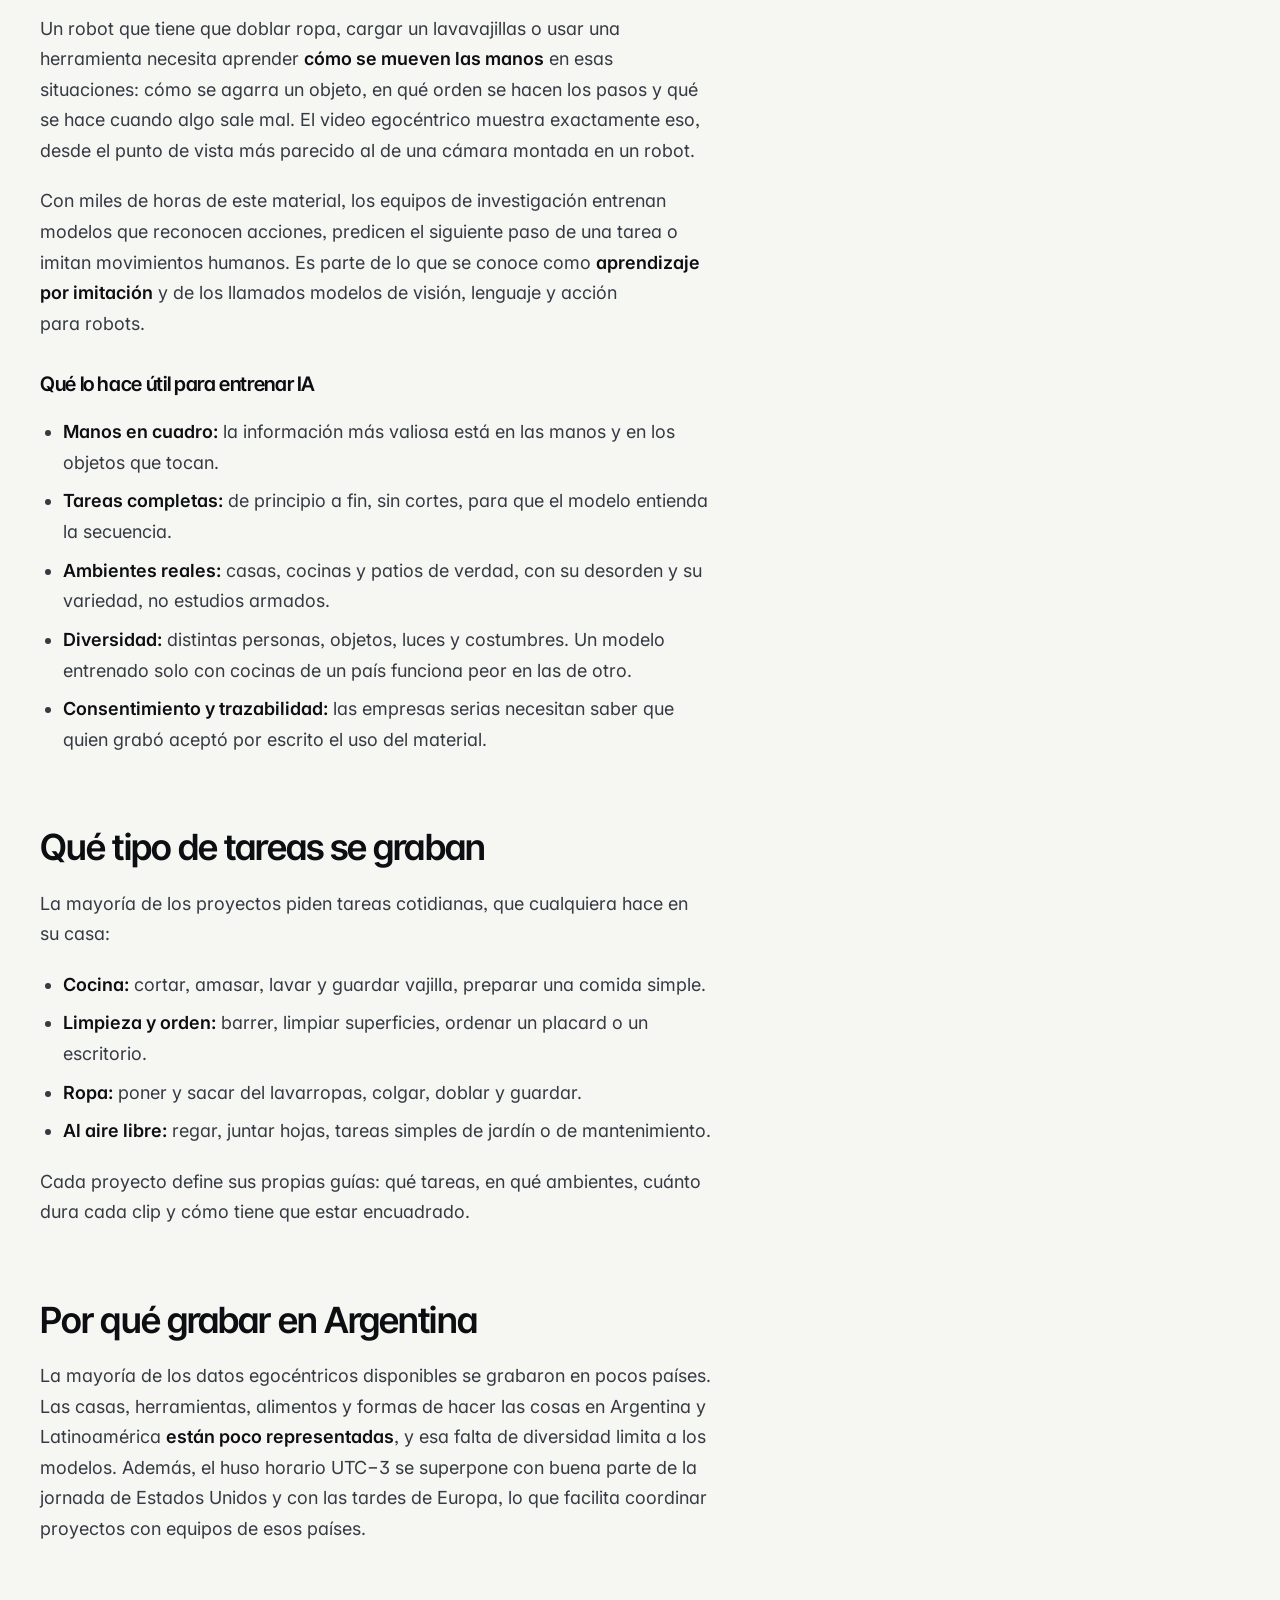
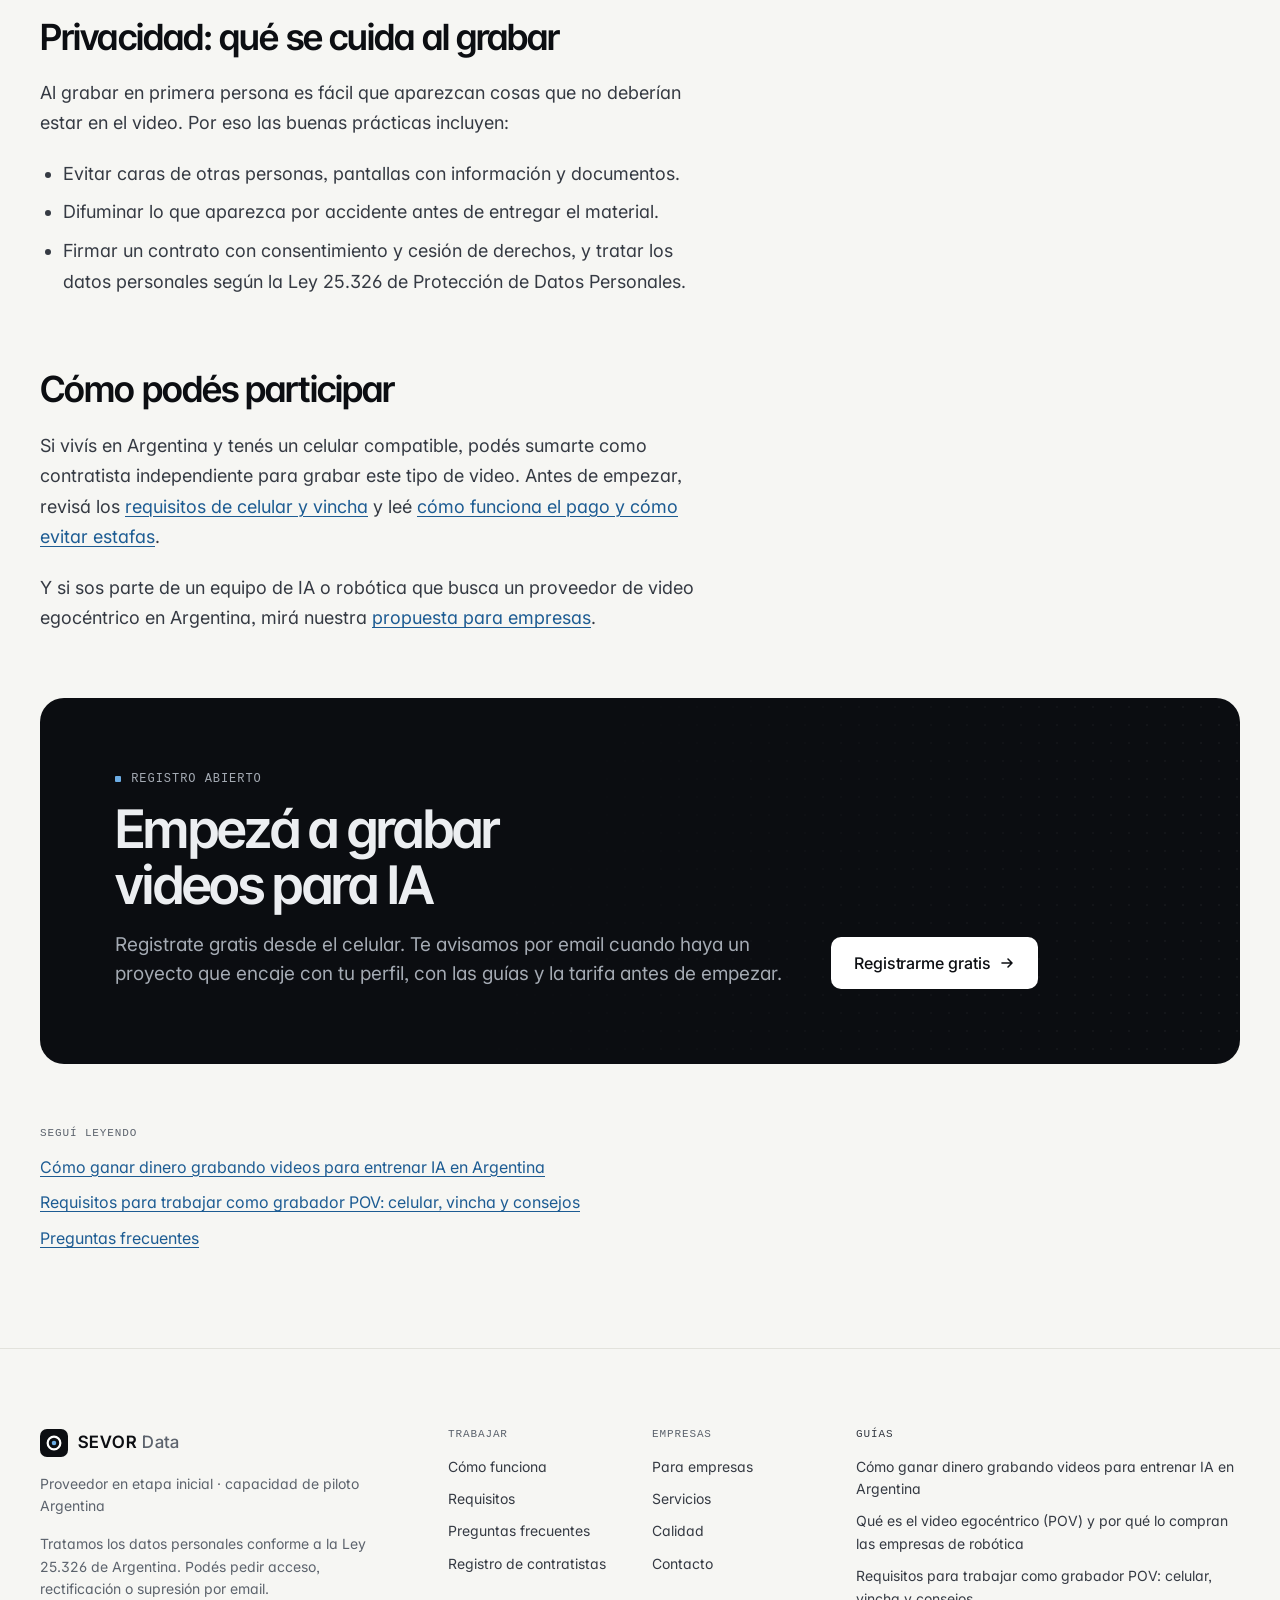
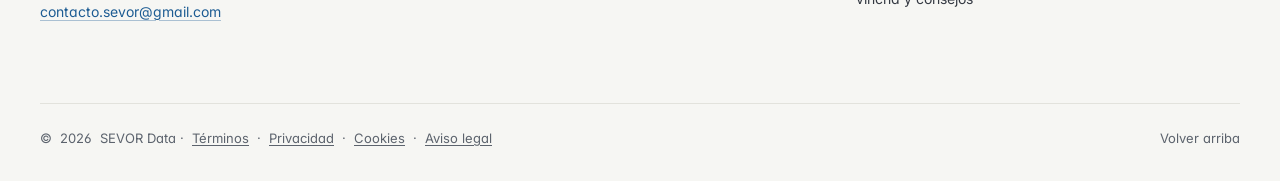
<file: guias/que-es-el-video-egocentrico-pov.html>
<!doctype html>
<html lang="es-AR">
<head>
  <meta charset="utf-8">
  <meta name="viewport" content="width=device-width, initial-scale=1, viewport-fit=cover">
  <title>Qué es el video egocéntrico (POV) para robótica e IA | SEVOR Data</title>
  <meta name="description" content="Qué es el video egocéntrico o POV, en qué se diferencia de un video común y por qué las empresas de robótica e IA lo usan para entrenar robots y modelos.">
  <meta name="robots" content="index, follow">
  <meta name="theme-color" content="#f6f6f3">
  <link rel="canonical" href="https://sevordata.dev.ar/guias/que-es-el-video-egocentrico-pov.html">
  <link rel="icon" href="/favicon.svg" type="image/svg+xml">
  <link rel="apple-touch-icon" href="/assets/img/apple-touch-icon.png">

  <meta property="og:type" content="article">
  <meta property="og:site_name" content="SEVOR Data">
  <meta property="og:locale" content="es_AR">
  <meta property="og:title" content="Qué es el video egocéntrico (POV) y por qué lo compran las empresas de robótica">
  <meta property="og:description" content="Qué es el video egocéntrico o POV, en qué se diferencia de un video común y por qué las empresas de robótica e IA lo usan para entrenar robots y modelos.">
  <meta property="og:url" content="https://sevordata.dev.ar/guias/que-es-el-video-egocentrico-pov.html">
  <meta property="og:image" content="https://sevordata.dev.ar/assets/img/og-image.png">
  <meta property="og:image:width" content="1200">
  <meta property="og:image:height" content="630">
  <meta property="og:image:alt" content="SEVOR Data: video POV en primera persona para entrenar IA, desde Argentina">
  <meta name="twitter:card" content="summary_large_image">
  <meta name="twitter:title" content="Qué es el video egocéntrico (POV) y por qué lo compran las empresas de robótica">
  <meta name="twitter:description" content="Qué es el video egocéntrico o POV, en qué se diferencia de un video común y por qué las empresas de robótica e IA lo usan para entrenar robots y modelos.">
  <meta name="twitter:image" content="https://sevordata.dev.ar/assets/img/og-image.png">
  <meta property="article:published_time" content="2026-10-30">
  <meta property="article:modified_time" content="2026-10-30">
  <script>document.documentElement.classList.add("js");</script>
  <link rel="preconnect" href="https://fonts.googleapis.com">
  <link rel="preconnect" href="https://fonts.gstatic.com" crossorigin>
  <link rel="preload" as="style" href="https://fonts.googleapis.com/css2?family=Inter:wght@400;500;600&family=Inter+Tight:wght@500;600&family=Instrument+Serif:ital@0;1&display=swap" onload="this.onload=null;this.rel='stylesheet'">
  <noscript><link rel="stylesheet" href="https://fonts.googleapis.com/css2?family=Inter:wght@400;500;600&family=Inter+Tight:wght@500;600&family=Instrument+Serif:ital@0;1&display=swap"></noscript>
  <link rel="stylesheet" href="/assets/css/style.css">
  <script type="application/ld+json">
{
  "@context": "https://schema.org",
  "@graph": [
    {
      "@type": "Organization",
      "@id": "https://sevordata.dev.ar/#org",
      "name": "SEVOR Data",
      "url": "https://sevordata.dev.ar/",
      "logo": "https://sevordata.dev.ar/assets/img/logo-512.png",
      "email": "contacto.sevor@gmail.com",
      "description": "Equipo argentino que coordina contratistas independientes para grabar video egocéntrico (POV) de tareas del hogar y al aire libre, usado para entrenar modelos de inteligencia artificial y robótica.",
      "areaServed": {
        "@type": "Country",
        "name": "Argentina"
      },
      "knowsLanguage": [
        "es",
        "en",
        "pt"
      ],
      "contactPoint": {
        "@type": "ContactPoint",
        "contactType": "customer support",
        "email": "contacto.sevor@gmail.com",
        "availableLanguage": [
          "Spanish",
          "English",
          "Portuguese"
        ]
      }
    },
    {
      "@type": "WebSite",
      "@id": "https://sevordata.dev.ar/#website",
      "url": "https://sevordata.dev.ar/",
      "name": "SEVOR Data",
      "inLanguage": "es-AR",
      "publisher": {
        "@id": "https://sevordata.dev.ar/#org"
      }
    },
    {
      "@type": "Article",
      "@id": "https://sevordata.dev.ar/guias/que-es-el-video-egocentrico-pov.html#article",
      "headline": "Qué es el video egocéntrico (POV) y por qué lo compran las empresas de robótica",
      "description": "Qué es el video egocéntrico o POV, en qué se diferencia de un video común y por qué las empresas de robótica e IA lo usan para entrenar robots y modelos.",
      "inLanguage": "es-AR",
      "datePublished": "2026-10-30",
      "dateModified": "2026-10-30",
      "mainEntityOfPage": "https://sevordata.dev.ar/guias/que-es-el-video-egocentrico-pov.html",
      "url": "https://sevordata.dev.ar/guias/que-es-el-video-egocentrico-pov.html",
      "image": "https://sevordata.dev.ar/assets/img/photos/pov-kitchen-1400.jpg",
      "author": {
        "@id": "https://sevordata.dev.ar/#org"
      },
      "publisher": {
        "@id": "https://sevordata.dev.ar/#org"
      }
    },
    {
      "@type": "BreadcrumbList",
      "itemListElement": [
        {
          "@type": "ListItem",
          "position": 1,
          "name": "Inicio",
          "item": "https://sevordata.dev.ar/"
        },
        {
          "@type": "ListItem",
          "position": 2,
          "name": "Guías",
          "item": "https://sevordata.dev.ar/guias/"
        },
        {
          "@type": "ListItem",
          "position": 3,
          "name": "Qué es el video egocéntrico (POV) y por qué lo compran las empresas de robótica",
          "item": "https://sevordata.dev.ar/guias/que-es-el-video-egocentrico-pov.html"
        }
      ]
    }
  ]
}
  </script>
  <script src="/assets/js/config.js" defer></script>
  <script src="/assets/js/main.js" defer></script>
</head>
<body id="top" data-page="guia">
  <a class="skip" href="#main">Saltar al contenido</a>

  <header class="site-header" data-header>
    <div class="container header-inner">
      <a class="brand" href="/" aria-label="SEVOR Data inicio"><svg class="brand-mark" viewBox="0 0 32 32" aria-hidden="true"><rect width="32" height="32" rx="8" fill="#0c0e12"/><circle cx="16" cy="16" r="7.25" fill="none" stroke="#fff" stroke-width="2.5"/><circle cx="16" cy="16" r="2.6" fill="#6cace4"/></svg><span class="brand-word">SEVOR<span>Data</span></span></a>
      <nav class="primary-nav" aria-label="Principal">
        <ul>
          <li><a href="/#como-funciona">Cómo funciona</a></li>
          <li><a href="/#requisitos">Requisitos</a></li>
          <li><a href="/#preguntas">Preguntas</a></li>
          <li><a href="/guias/">Guías</a></li>
          <li><a href="/para-empresas.html">Para empresas</a></li>
        </ul>
      </nav>
      <div class="header-actions">
        
        <a class="btn btn-primary btn-sm header-cta" href="/registro.html">Quiero trabajar</a>
        <button class="menu-toggle" type="button" aria-expanded="false" aria-controls="mobile-menu" aria-label="Menú"><span></span></button>
      </div>
    </div>
    <div class="mobile-menu" id="mobile-menu" hidden>
      <div class="container">
        <nav aria-label="Móvil"><ul>
          <li><a href="/#como-funciona">Cómo funciona</a></li>
          <li><a href="/#requisitos">Requisitos</a></li>
          <li><a href="/#preguntas">Preguntas</a></li>
          <li><a href="/guias/">Guías</a></li>
          <li><a href="/para-empresas.html">Para empresas</a></li>
        </ul></nav>
        <div class="cta-row">
          <a class="btn btn-primary" href="/registro.html">Quiero trabajar</a>
          <a class="btn btn-secondary" href="/para-empresas.html">Para empresas</a>
        </div>
      </div>
    </div>
  </header>

  <main id="main" class="article-page">
    <div class="container">
      <nav class="crumbs" aria-label="Ruta"><ol><li><a href="/">Inicio</a></li><li><a href="/guias/">Guías</a></li><li aria-current="page">Guía 02</li></ol></nav>
      <article>
        <header class="article-head">
          <p class="eyebrow">Guía 02 · Grabar video POV para IA</p>
          <h1>Qué es el video egocéntrico (POV) y por qué lo compran las empresas de robótica</h1>
          <p class="meta">SEVOR Data · Actualizado el <time datetime="2026-10-30">30 de octubre de 2026</time></p>
        </header>
        <div class="prose">
<p class="lead">El video egocéntrico, o POV (del inglés <em>point of view</em>), es video grabado desde los ojos de la persona que hace una tarea. Se volvió uno de los datos más buscados por las empresas de robótica e inteligencia artificial. Acá te explicamos qué es, en qué se diferencia de un video común y por qué hay empresas dispuestas a pagar por él.</p>

<figure>
          <div class="media">
            <picture>
              <source type="image/webp" srcset="/assets/img/photos/pov-kitchen-640.webp 640w, /assets/img/photos/pov-kitchen-960.webp 960w, /assets/img/photos/pov-kitchen-1400.webp 1400w" sizes="(min-width: 760px) 672px, 92vw">
              <img src="/assets/img/photos/pov-kitchen-960.jpg" srcset="/assets/img/photos/pov-kitchen-640.jpg 640w, /assets/img/photos/pov-kitchen-960.jpg 960w, /assets/img/photos/pov-kitchen-1400.jpg 1400w" sizes="(min-width: 760px) 672px, 92vw" width="1400" height="764" loading="lazy" decoding="async" alt="Video egocéntrico: vista en primera persona de unas manos, vistas de frente, cortando un tomate sobre una tabla de madera">
            </picture>
          </div>
          <figcaption>En el video egocéntrico la cámara muestra lo que ve quien hace la tarea: sus manos y los objetos.</figcaption>
        </figure>


<h2>Qué es el video egocéntrico (POV)</h2>
<p>En un video común, la cámara mira a la persona desde afuera. En un video egocéntrico, la cámara está <strong>sobre la persona</strong>, a la altura de la frente o de los ojos, y muestra lo mismo que ella ve: sus manos, los objetos que agarra y el lugar donde trabaja. Por eso también se lo llama video en primera persona.</p>
<p>Para grabarlo se usan cámaras de acción, anteojos con cámara o, cada vez más, un <strong>celular sujeto en una vincha de cabeza</strong>. Esta última opción es la más accesible: muchas personas ya tienen un teléfono con una cámara excelente y solo necesitan el soporte.</p>

<h2>Por qué las empresas de robótica lo necesitan</h2>
<p>Un robot que tiene que doblar ropa, cargar un lavavajillas o usar una herramienta necesita aprender <strong>cómo se mueven las manos</strong> en esas situaciones: cómo se agarra un objeto, en qué orden se hacen los pasos y qué se hace cuando algo sale mal. El video egocéntrico muestra exactamente eso, desde el punto de vista más parecido al de una cámara montada en un robot.</p>
<p>Con miles de horas de este material, los equipos de investigación entrenan modelos que reconocen acciones, predicen el siguiente paso de una tarea o imitan movimientos humanos. Es parte de lo que se conoce como <strong>aprendizaje por imitación</strong> y de los llamados modelos de visión, lenguaje y acción para robots.</p>

<h3>Qué lo hace útil para entrenar IA</h3>
<ul>
  <li><strong>Manos en cuadro:</strong> la información más valiosa está en las manos y en los objetos que tocan.</li>
  <li><strong>Tareas completas:</strong> de principio a fin, sin cortes, para que el modelo entienda la secuencia.</li>
  <li><strong>Ambientes reales:</strong> casas, cocinas y patios de verdad, con su desorden y su variedad, no estudios armados.</li>
  <li><strong>Diversidad:</strong> distintas personas, objetos, luces y costumbres. Un modelo entrenado solo con cocinas de un país funciona peor en las de otro.</li>
  <li><strong>Consentimiento y trazabilidad:</strong> las empresas serias necesitan saber que quien grabó aceptó por escrito el uso del material.</li>
</ul>

<h2>Qué tipo de tareas se graban</h2>
<p>La mayoría de los proyectos piden tareas cotidianas, que cualquiera hace en su casa:</p>
<ul>
  <li><strong>Cocina:</strong> cortar, amasar, lavar y guardar vajilla, preparar una comida simple.</li>
  <li><strong>Limpieza y orden:</strong> barrer, limpiar superficies, ordenar un placard o un escritorio.</li>
  <li><strong>Ropa:</strong> poner y sacar del lavarropas, colgar, doblar y guardar.</li>
  <li><strong>Al aire libre:</strong> regar, juntar hojas, tareas simples de jardín o de mantenimiento.</li>
</ul>
<p>Cada proyecto define sus propias guías: qué tareas, en qué ambientes, cuánto dura cada clip y cómo tiene que estar encuadrado.</p>

<h2>Por qué grabar en Argentina</h2>
<p>La mayoría de los datos egocéntricos disponibles se grabaron en pocos países. Las casas, herramientas, alimentos y formas de hacer las cosas en Argentina y Latinoamérica <strong>están poco representadas</strong>, y esa falta de diversidad limita a los modelos. Además, el huso horario UTC−3 se superpone con buena parte de la jornada de Estados Unidos y con las tardes de Europa, lo que facilita coordinar proyectos con equipos de esos países.</p>

<h2>Privacidad: qué se cuida al grabar</h2>
<p>Al grabar en primera persona es fácil que aparezcan cosas que no deberían estar en el video. Por eso las buenas prácticas incluyen:</p>
<ul>
  <li>Evitar caras de otras personas, pantallas con información y documentos.</li>
  <li>Difuminar lo que aparezca por accidente antes de entregar el material.</li>
  <li>Firmar un contrato con consentimiento y cesión de derechos, y tratar los datos personales según la Ley 25.326 de Protección de Datos Personales.</li>
</ul>

<h2>Cómo podés participar</h2>
<p>Si vivís en Argentina y tenés un celular compatible, podés sumarte como contratista independiente para grabar este tipo de video. Antes de empezar, revisá los <a href="/guias/requisitos-grabador-pov-celular-vincha.html">requisitos de celular y vincha</a> y leé <a href="/guias/ganar-dinero-grabando-videos-para-ia.html">cómo funciona el pago y cómo evitar estafas</a>.</p>
<p>Y si sos parte de un equipo de IA o robótica que busca un proveedor de video egocéntrico en Argentina, mirá nuestra <a href="/para-empresas.html">propuesta para empresas</a>.</p>

        </div>
        <div class="article-cta">
          <div class="cta-band">
            <div class="grid-12">
              <div class="cta-copy">
                <p class="eyebrow" style="color:var(--night-muted)">Registro abierto</p>
                <h2>Empezá a grabar videos para IA</h2>
                <p class="lead" style="color:var(--night-muted)">Registrate gratis desde el celular. Te avisamos por email cuando haya un proyecto que encaje con tu perfil, con las guías y la tarifa antes de empezar.</p>
              </div>
              <div class="cta-side on-night">
                <div class="cta-row">
                  <a class="btn btn-primary btn-lg" href="/registro.html">Registrarme gratis<svg class="arrow" viewBox="0 0 16 16" fill="none" stroke="currentColor" stroke-width="1.6" stroke-linecap="round" stroke-linejoin="round" aria-hidden="true"><path d="M3 8h10M9 4l4 4-4 4"/></svg></a>
                </div>
              </div>
            </div>
          </div>
        </div>
        <aside class="related" aria-labelledby="rel-title">
          <h2 id="rel-title">Seguí leyendo</h2>
          <ul>
            <li><a href="/guias/ganar-dinero-grabando-videos-para-ia.html">Cómo ganar dinero grabando videos para entrenar IA en Argentina</a></li>
            <li><a href="/guias/requisitos-grabador-pov-celular-vincha.html">Requisitos para trabajar como grabador POV: celular, vincha y consejos</a></li>
            <li><a href="/#preguntas">Preguntas frecuentes</a></li>
          </ul>
        </aside>
      </article>
    </div>
  </main>

  <footer class="site-footer">
    <div class="container">
      <div class="grid-12 foot-grid">
        <div class="foot-brand">
          <a class="brand" href="/" aria-label="SEVOR Data inicio"><svg class="brand-mark" viewBox="0 0 32 32" aria-hidden="true"><rect width="32" height="32" rx="8" fill="#0c0e12"/><circle cx="16" cy="16" r="7.25" fill="none" stroke="#fff" stroke-width="2.5"/><circle cx="16" cy="16" r="2.6" fill="#6cace4"/></svg><span class="brand-word">SEVOR<span>Data</span></span></a>
          <p><span>Proveedor en etapa inicial · capacidad de piloto</span><br><span>Argentina</span></p>
          <p><span>Tratamos los datos personales conforme a la Ley 25.326 de Argentina. Podés pedir acceso, rectificación o supresión por email.</span><br><a class="link" href="mailto:contacto.sevor@gmail.com" data-email-text>contacto.sevor@gmail.com</a></p>
        </div>
        <nav class="foot-col" aria-labelledby="f-work">
          <h2 id="f-work">Trabajar</h2>
          <ul>
            <li><a href="/#como-funciona">Cómo funciona</a></li>
            <li><a href="/#requisitos">Requisitos</a></li>
            <li><a href="/#preguntas">Preguntas frecuentes</a></li>
            <li><a href="/registro.html">Registro de contratistas</a></li>
          </ul>
        </nav>
        <nav class="foot-col" aria-labelledby="f-biz">
          <h2 id="f-biz">Empresas</h2>
          <ul>
            <li><a href="/para-empresas.html">Para empresas</a></li>
            <li><a href="/para-empresas.html#servicios">Servicios</a></li>
            <li><a href="/para-empresas.html#calidad">Calidad</a></li>
            <li><a href="/para-empresas.html#contacto">Contacto</a></li>
          </ul>
        </nav>
        <nav class="foot-col is-wide" aria-labelledby="f-guides">
          <h2 id="f-guides"><a href="/guias/">Guías</a></h2>
          <ul lang="es-AR">
            <li><a href="/guias/ganar-dinero-grabando-videos-para-ia.html">Cómo ganar dinero grabando videos para entrenar IA en Argentina</a></li>
            <li><a href="/guias/que-es-el-video-egocentrico-pov.html">Qué es el video egocéntrico (POV) y por qué lo compran las empresas de robótica</a></li>
            <li><a href="/guias/requisitos-grabador-pov-celular-vincha.html">Requisitos para trabajar como grabador POV: celular, vincha y consejos</a></li>
          </ul>
        </nav>
      </div>
      <div class="foot-bottom">
        <span class="legal-links">© <span id="year">2026</span> SEVOR Data · <a href="/legal/terminos.html">Términos</a> · <a href="/legal/privacidad.html">Privacidad</a> · <a href="/legal/cookies.html">Cookies</a> · <a href="/legal/aviso-legal.html">Aviso legal</a></span>
        <a class="to-top" href="#top">Volver arriba</a>
      </div>
    </div>
  </footer>
</body>
</html>
</file>
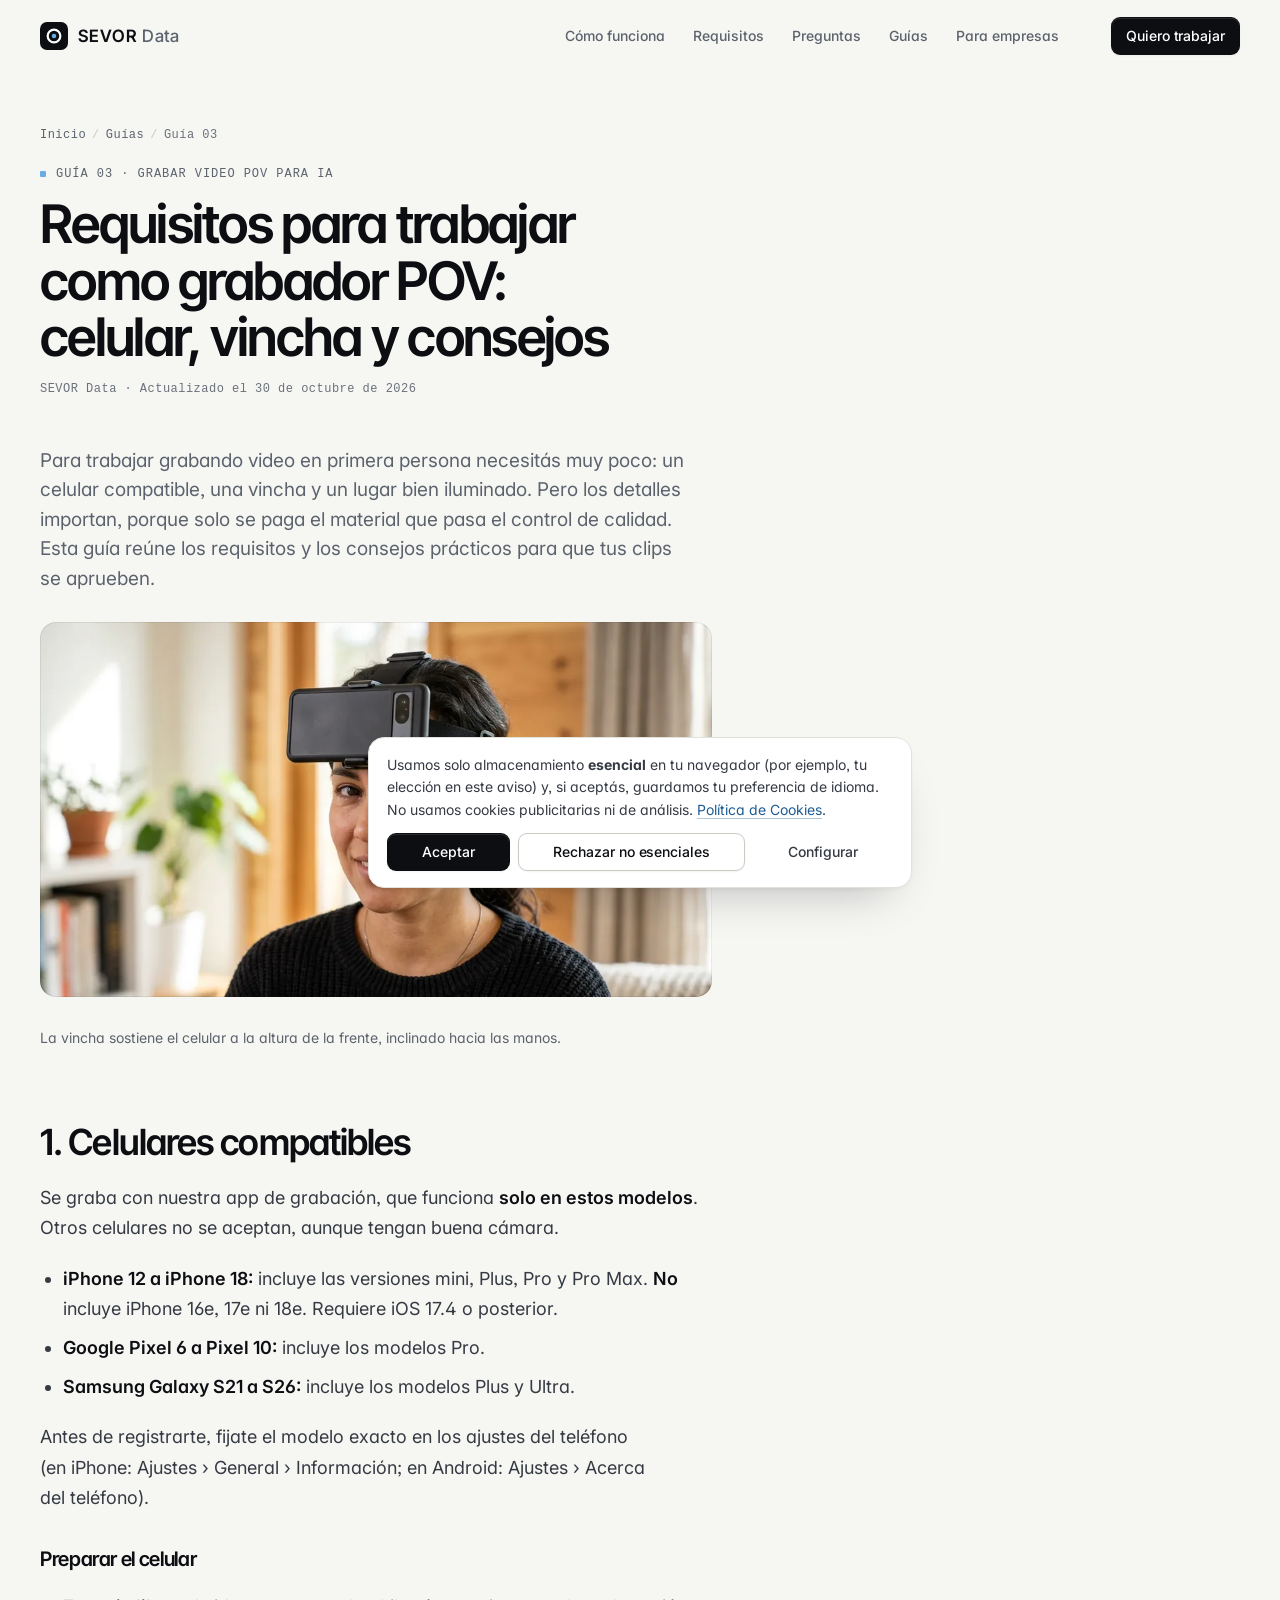
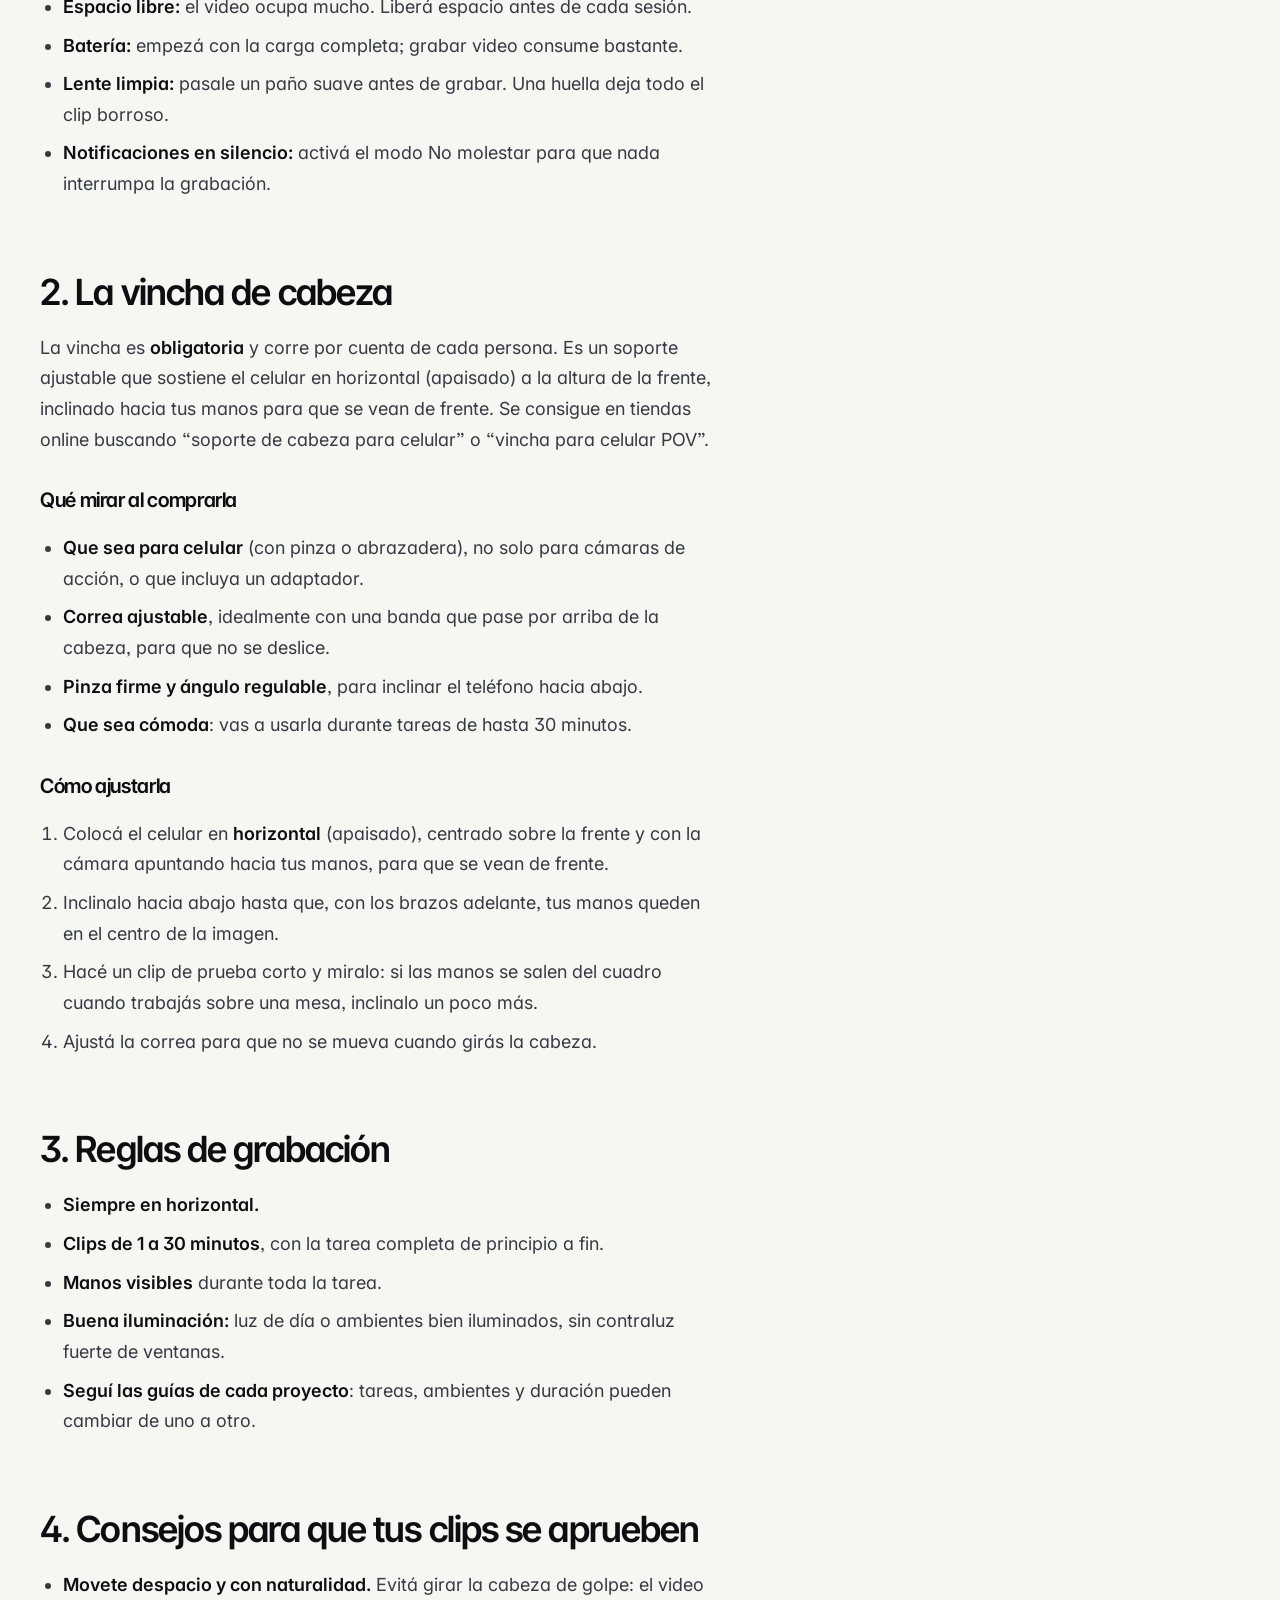
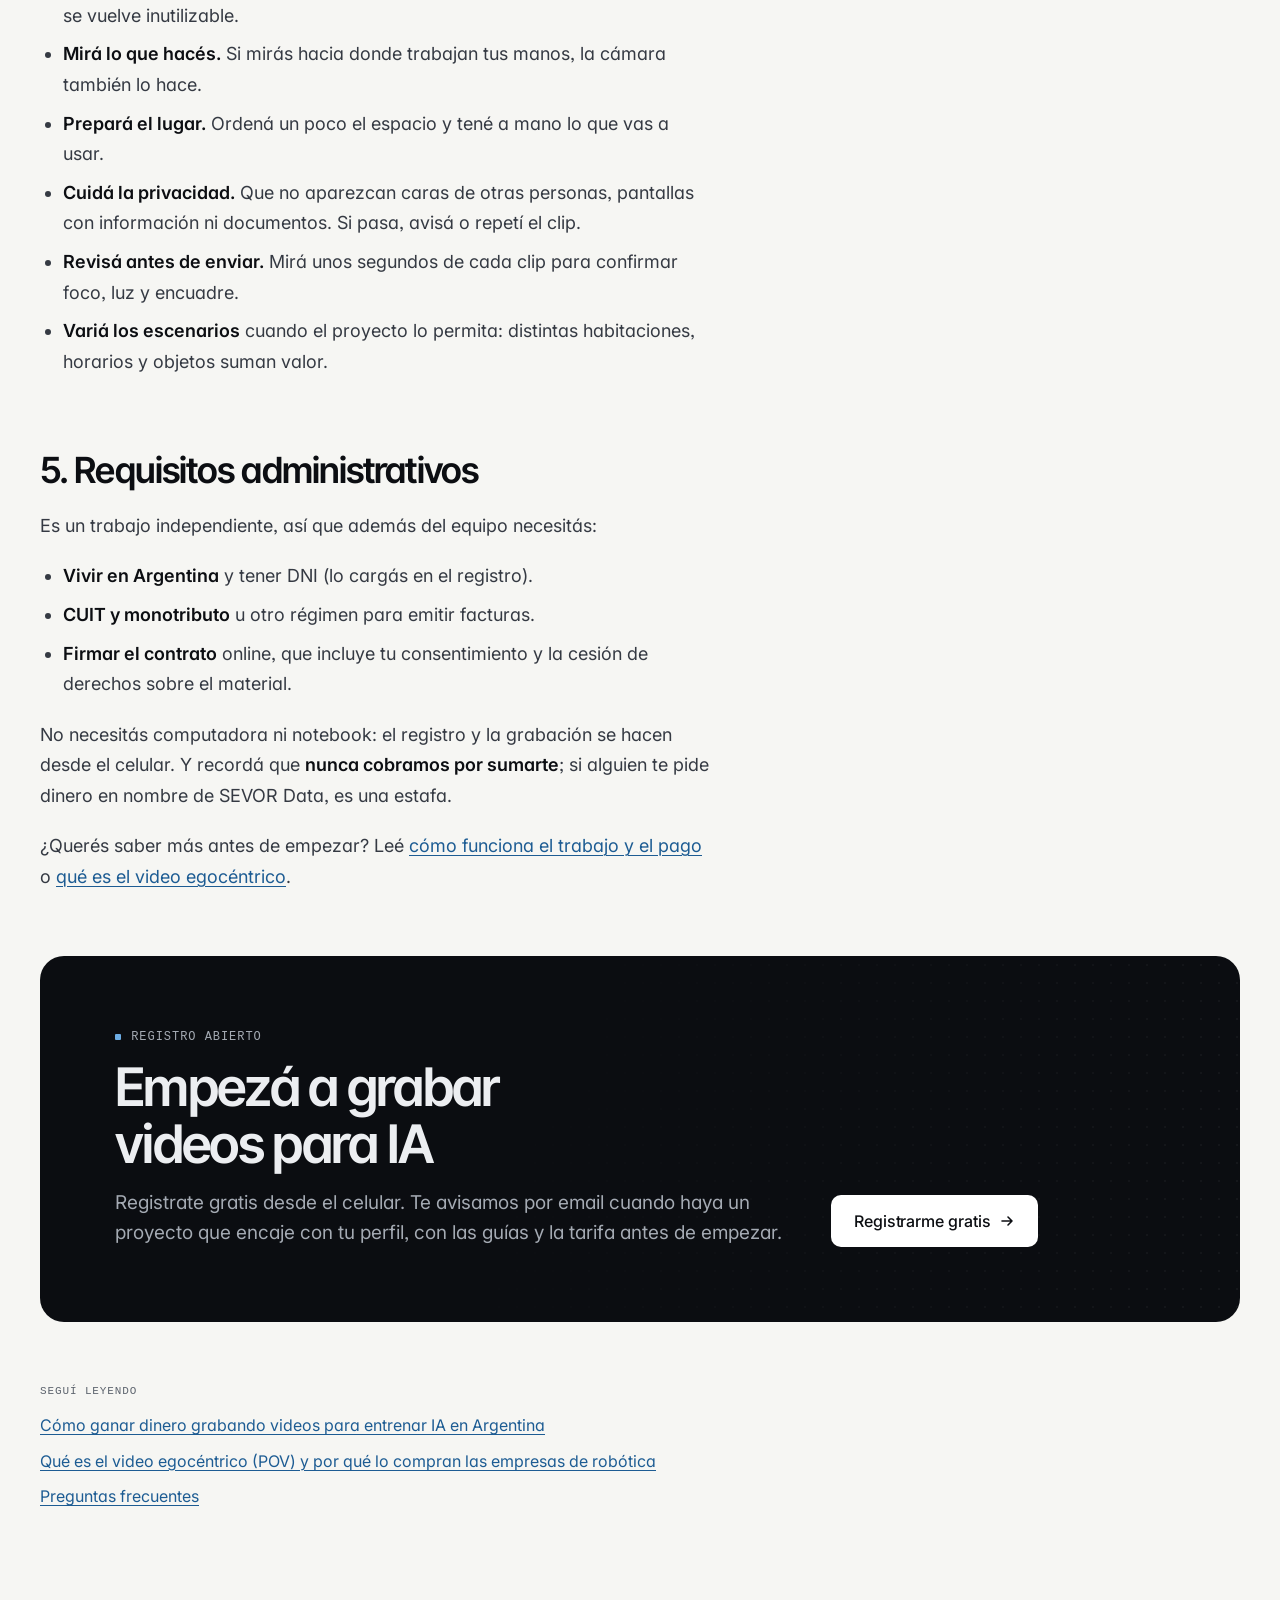
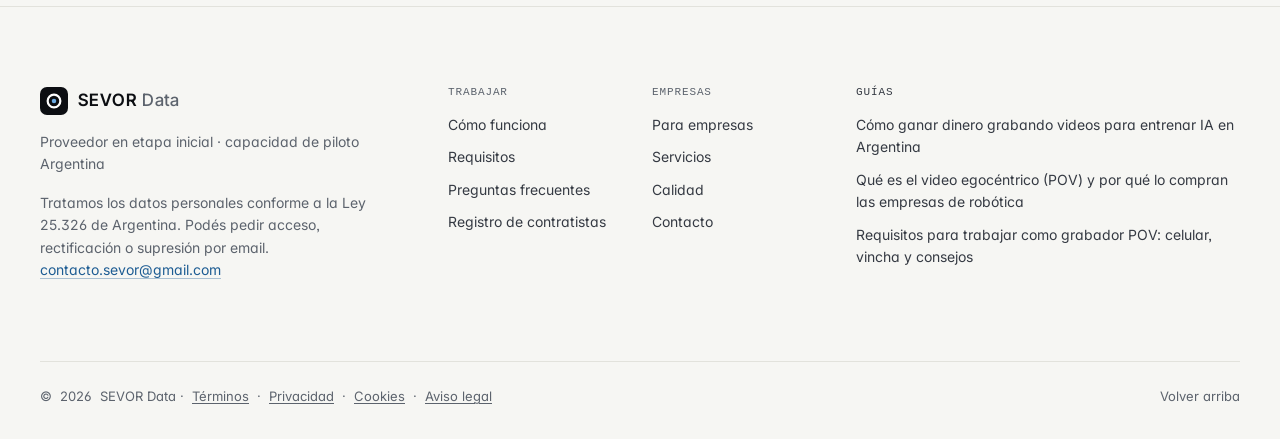
<file: guias/requisitos-grabador-pov-celular-vincha.html>
<!doctype html>
<html lang="es-AR">
<head>
  <meta charset="utf-8">
  <meta name="viewport" content="width=device-width, initial-scale=1, viewport-fit=cover">
  <title>Requisitos para grabador POV: celular compatible y vincha | SEVOR Data</title>
  <meta name="description" content="Requisitos para trabajar grabando video POV: celulares compatibles (iPhone, Pixel, Galaxy), cómo elegir y ajustar la vincha y consejos para que tus clips se aprueben.">
  <meta name="robots" content="index, follow">
  <meta name="theme-color" content="#f6f6f3">
  <link rel="canonical" href="https://sevordata.dev.ar/guias/requisitos-grabador-pov-celular-vincha.html">
  <link rel="icon" href="/favicon.svg" type="image/svg+xml">
  <link rel="apple-touch-icon" href="/assets/img/apple-touch-icon.png">

  <meta property="og:type" content="article">
  <meta property="og:site_name" content="SEVOR Data">
  <meta property="og:locale" content="es_AR">
  <meta property="og:title" content="Requisitos para trabajar como grabador POV: celular, vincha y consejos">
  <meta property="og:description" content="Requisitos para trabajar grabando video POV: celulares compatibles (iPhone, Pixel, Galaxy), cómo elegir y ajustar la vincha y consejos para que tus clips se aprueben.">
  <meta property="og:url" content="https://sevordata.dev.ar/guias/requisitos-grabador-pov-celular-vincha.html">
  <meta property="og:image" content="https://sevordata.dev.ar/assets/img/og-image.png">
  <meta property="og:image:width" content="1200">
  <meta property="og:image:height" content="630">
  <meta property="og:image:alt" content="SEVOR Data: video POV en primera persona para entrenar IA, desde Argentina">
  <meta name="twitter:card" content="summary_large_image">
  <meta name="twitter:title" content="Requisitos para trabajar como grabador POV: celular, vincha y consejos">
  <meta name="twitter:description" content="Requisitos para trabajar grabando video POV: celulares compatibles (iPhone, Pixel, Galaxy), cómo elegir y ajustar la vincha y consejos para que tus clips se aprueben.">
  <meta name="twitter:image" content="https://sevordata.dev.ar/assets/img/og-image.png">
  <meta property="article:published_time" content="2026-10-30">
  <meta property="article:modified_time" content="2026-10-30">
  <script>document.documentElement.classList.add("js");</script>
  <link rel="preconnect" href="https://fonts.googleapis.com">
  <link rel="preconnect" href="https://fonts.gstatic.com" crossorigin>
  <link rel="preload" as="style" href="https://fonts.googleapis.com/css2?family=Inter:wght@400;500;600&family=Inter+Tight:wght@500;600&family=Instrument+Serif:ital@0;1&display=swap" onload="this.onload=null;this.rel='stylesheet'">
  <noscript><link rel="stylesheet" href="https://fonts.googleapis.com/css2?family=Inter:wght@400;500;600&family=Inter+Tight:wght@500;600&family=Instrument+Serif:ital@0;1&display=swap"></noscript>
  <link rel="stylesheet" href="/assets/css/style.css">
  <script type="application/ld+json">
{
  "@context": "https://schema.org",
  "@graph": [
    {
      "@type": "Organization",
      "@id": "https://sevordata.dev.ar/#org",
      "name": "SEVOR Data",
      "url": "https://sevordata.dev.ar/",
      "logo": "https://sevordata.dev.ar/assets/img/logo-512.png",
      "email": "contacto.sevor@gmail.com",
      "description": "Equipo argentino que coordina contratistas independientes para grabar video egocéntrico (POV) de tareas del hogar y al aire libre, usado para entrenar modelos de inteligencia artificial y robótica.",
      "areaServed": {
        "@type": "Country",
        "name": "Argentina"
      },
      "knowsLanguage": [
        "es",
        "en",
        "pt"
      ],
      "contactPoint": {
        "@type": "ContactPoint",
        "contactType": "customer support",
        "email": "contacto.sevor@gmail.com",
        "availableLanguage": [
          "Spanish",
          "English",
          "Portuguese"
        ]
      }
    },
    {
      "@type": "WebSite",
      "@id": "https://sevordata.dev.ar/#website",
      "url": "https://sevordata.dev.ar/",
      "name": "SEVOR Data",
      "inLanguage": "es-AR",
      "publisher": {
        "@id": "https://sevordata.dev.ar/#org"
      }
    },
    {
      "@type": "Article",
      "@id": "https://sevordata.dev.ar/guias/requisitos-grabador-pov-celular-vincha.html#article",
      "headline": "Requisitos para trabajar como grabador POV: celular, vincha y consejos",
      "description": "Requisitos para trabajar grabando video POV: celulares compatibles (iPhone, Pixel, Galaxy), cómo elegir y ajustar la vincha y consejos para que tus clips se aprueben.",
      "inLanguage": "es-AR",
      "datePublished": "2026-10-30",
      "dateModified": "2026-10-30",
      "mainEntityOfPage": "https://sevordata.dev.ar/guias/requisitos-grabador-pov-celular-vincha.html",
      "url": "https://sevordata.dev.ar/guias/requisitos-grabador-pov-celular-vincha.html",
      "image": "https://sevordata.dev.ar/assets/img/photos/head-mount-1400.jpg",
      "author": {
        "@id": "https://sevordata.dev.ar/#org"
      },
      "publisher": {
        "@id": "https://sevordata.dev.ar/#org"
      }
    },
    {
      "@type": "BreadcrumbList",
      "itemListElement": [
        {
          "@type": "ListItem",
          "position": 1,
          "name": "Inicio",
          "item": "https://sevordata.dev.ar/"
        },
        {
          "@type": "ListItem",
          "position": 2,
          "name": "Guías",
          "item": "https://sevordata.dev.ar/guias/"
        },
        {
          "@type": "ListItem",
          "position": 3,
          "name": "Requisitos para trabajar como grabador POV: celular, vincha y consejos",
          "item": "https://sevordata.dev.ar/guias/requisitos-grabador-pov-celular-vincha.html"
        }
      ]
    }
  ]
}
  </script>
  <script src="/assets/js/config.js" defer></script>
  <script src="/assets/js/main.js" defer></script>
</head>
<body id="top" data-page="guia">
  <a class="skip" href="#main">Saltar al contenido</a>

  <header class="site-header" data-header>
    <div class="container header-inner">
      <a class="brand" href="/" aria-label="SEVOR Data inicio"><svg class="brand-mark" viewBox="0 0 32 32" aria-hidden="true"><rect width="32" height="32" rx="8" fill="#0c0e12"/><circle cx="16" cy="16" r="7.25" fill="none" stroke="#fff" stroke-width="2.5"/><circle cx="16" cy="16" r="2.6" fill="#6cace4"/></svg><span class="brand-word">SEVOR<span>Data</span></span></a>
      <nav class="primary-nav" aria-label="Principal">
        <ul>
          <li><a href="/#como-funciona">Cómo funciona</a></li>
          <li><a href="/#requisitos">Requisitos</a></li>
          <li><a href="/#preguntas">Preguntas</a></li>
          <li><a href="/guias/">Guías</a></li>
          <li><a href="/para-empresas.html">Para empresas</a></li>
        </ul>
      </nav>
      <div class="header-actions">
        
        <a class="btn btn-primary btn-sm header-cta" href="/registro.html">Quiero trabajar</a>
        <button class="menu-toggle" type="button" aria-expanded="false" aria-controls="mobile-menu" aria-label="Menú"><span></span></button>
      </div>
    </div>
    <div class="mobile-menu" id="mobile-menu" hidden>
      <div class="container">
        <nav aria-label="Móvil"><ul>
          <li><a href="/#como-funciona">Cómo funciona</a></li>
          <li><a href="/#requisitos">Requisitos</a></li>
          <li><a href="/#preguntas">Preguntas</a></li>
          <li><a href="/guias/">Guías</a></li>
          <li><a href="/para-empresas.html">Para empresas</a></li>
        </ul></nav>
        <div class="cta-row">
          <a class="btn btn-primary" href="/registro.html">Quiero trabajar</a>
          <a class="btn btn-secondary" href="/para-empresas.html">Para empresas</a>
        </div>
      </div>
    </div>
  </header>

  <main id="main" class="article-page">
    <div class="container">
      <nav class="crumbs" aria-label="Ruta"><ol><li><a href="/">Inicio</a></li><li><a href="/guias/">Guías</a></li><li aria-current="page">Guía 03</li></ol></nav>
      <article>
        <header class="article-head">
          <p class="eyebrow">Guía 03 · Grabar video POV para IA</p>
          <h1>Requisitos para trabajar como grabador POV: celular, vincha y consejos</h1>
          <p class="meta">SEVOR Data · Actualizado el <time datetime="2026-10-30">30 de octubre de 2026</time></p>
        </header>
        <div class="prose">
<p class="lead">Para trabajar grabando video en primera persona necesitás muy poco: un celular compatible, una vincha y un lugar bien iluminado. Pero los detalles importan, porque solo se paga el material que pasa el control de calidad. Esta guía reúne los requisitos y los consejos prácticos para que tus clips se aprueben.</p>

<figure>
          <div class="media">
            <picture>
              <source type="image/webp" srcset="/assets/img/photos/head-mount-640.webp 640w, /assets/img/photos/head-mount-960.webp 960w, /assets/img/photos/head-mount-1400.webp 1376w" sizes="(min-width: 760px) 672px, 92vw">
              <img src="/assets/img/photos/head-mount-960.jpg" srcset="/assets/img/photos/head-mount-640.jpg 640w, /assets/img/photos/head-mount-960.jpg 960w, /assets/img/photos/head-mount-1400.jpg 1376w" sizes="(min-width: 760px) 672px, 92vw" width="1376" height="768" loading="lazy" decoding="async" alt="Persona con el celular montado en horizontal en una vincha de cabeza, listo para grabar video en primera persona">
            </picture>
          </div>
          <figcaption>La vincha sostiene el celular a la altura de la frente, inclinado hacia las manos.</figcaption>
        </figure>


<h2>1. Celulares compatibles</h2>
<p>Se graba con nuestra app de grabación, que funciona <strong>solo en estos modelos</strong>. Otros celulares no se aceptan, aunque tengan buena cámara.</p>
<ul>
  <li><strong>iPhone 12 a iPhone 18:</strong> incluye las versiones mini, Plus, Pro y Pro Max. <strong>No</strong> incluye iPhone 16e, 17e ni 18e. Requiere iOS 17.4 o posterior.</li>
  <li><strong>Google Pixel 6 a Pixel 10:</strong> incluye los modelos Pro.</li>
  <li><strong>Samsung Galaxy S21 a S26:</strong> incluye los modelos Plus y Ultra.</li>
</ul>
<p>Antes de registrarte, fijate el modelo exacto en los ajustes del teléfono (en iPhone: Ajustes › General › Información; en Android: Ajustes › Acerca del teléfono).</p>

<h3>Preparar el celular</h3>
<ul>
  <li><strong>Espacio libre:</strong> el video ocupa mucho. Liberá espacio antes de cada sesión.</li>
  <li><strong>Batería:</strong> empezá con la carga completa; grabar video consume bastante.</li>
  <li><strong>Lente limpia:</strong> pasale un paño suave antes de grabar. Una huella deja todo el clip borroso.</li>
  <li><strong>Notificaciones en silencio:</strong> activá el modo No molestar para que nada interrumpa la grabación.</li>
</ul>

<h2>2. La vincha de cabeza</h2>
<p>La vincha es <strong>obligatoria</strong> y corre por cuenta de cada persona. Es un soporte ajustable que sostiene el celular en horizontal (apaisado) a la altura de la frente, inclinado hacia tus manos para que se vean de frente. Se consigue en tiendas online buscando “soporte de cabeza para celular” o “vincha para celular POV”.</p>
<h3>Qué mirar al comprarla</h3>
<ul>
  <li><strong>Que sea para celular</strong> (con pinza o abrazadera), no solo para cámaras de acción, o que incluya un adaptador.</li>
  <li><strong>Correa ajustable</strong>, idealmente con una banda que pase por arriba de la cabeza, para que no se deslice.</li>
  <li><strong>Pinza firme y ángulo regulable</strong>, para inclinar el teléfono hacia abajo.</li>
  <li><strong>Que sea cómoda</strong>: vas a usarla durante tareas de hasta 30 minutos.</li>
</ul>
<h3>Cómo ajustarla</h3>
<ol>
  <li>Colocá el celular en <strong>horizontal</strong> (apaisado), centrado sobre la frente y con la cámara apuntando hacia tus manos, para que se vean de frente.</li>
  <li>Inclinalo hacia abajo hasta que, con los brazos adelante, tus manos queden en el centro de la imagen.</li>
  <li>Hacé un clip de prueba corto y miralo: si las manos se salen del cuadro cuando trabajás sobre una mesa, inclinalo un poco más.</li>
  <li>Ajustá la correa para que no se mueva cuando girás la cabeza.</li>
</ol>

<h2>3. Reglas de grabación</h2>
<ul>
  <li><strong>Siempre en horizontal.</strong></li>
  <li><strong>Clips de 1 a 30 minutos</strong>, con la tarea completa de principio a fin.</li>
  <li><strong>Manos visibles</strong> durante toda la tarea.</li>
  <li><strong>Buena iluminación:</strong> luz de día o ambientes bien iluminados, sin contraluz fuerte de ventanas.</li>
  <li><strong>Seguí las guías de cada proyecto</strong>: tareas, ambientes y duración pueden cambiar de uno a otro.</li>
</ul>

<h2>4. Consejos para que tus clips se aprueben</h2>
<ul>
  <li><strong>Movete despacio y con naturalidad.</strong> Evitá girar la cabeza de golpe: el video se vuelve inutilizable.</li>
  <li><strong>Mirá lo que hacés.</strong> Si mirás hacia donde trabajan tus manos, la cámara también lo hace.</li>
  <li><strong>Prepará el lugar.</strong> Ordená un poco el espacio y tené a mano lo que vas a usar.</li>
  <li><strong>Cuidá la privacidad.</strong> Que no aparezcan caras de otras personas, pantallas con información ni documentos. Si pasa, avisá o repetí el clip.</li>
  <li><strong>Revisá antes de enviar.</strong> Mirá unos segundos de cada clip para confirmar foco, luz y encuadre.</li>
  <li><strong>Variá los escenarios</strong> cuando el proyecto lo permita: distintas habitaciones, horarios y objetos suman valor.</li>
</ul>

<h2>5. Requisitos administrativos</h2>
<p>Es un trabajo independiente, así que además del equipo necesitás:</p>
<ul>
  <li><strong>Vivir en Argentina</strong> y tener DNI (lo cargás en el registro).</li>
  <li><strong>CUIT y monotributo</strong> u otro régimen para emitir facturas.</li>
  <li><strong>Firmar el contrato</strong> online, que incluye tu consentimiento y la cesión de derechos sobre el material.</li>
</ul>
<p>No necesitás computadora ni notebook: el registro y la grabación se hacen desde el celular. Y recordá que <strong>nunca cobramos por sumarte</strong>; si alguien te pide dinero en nombre de SEVOR Data, es una estafa.</p>

<p>¿Querés saber más antes de empezar? Leé <a href="/guias/ganar-dinero-grabando-videos-para-ia.html">cómo funciona el trabajo y el pago</a> o <a href="/guias/que-es-el-video-egocentrico-pov.html">qué es el video egocéntrico</a>.</p>

        </div>
        <div class="article-cta">
          <div class="cta-band">
            <div class="grid-12">
              <div class="cta-copy">
                <p class="eyebrow" style="color:var(--night-muted)">Registro abierto</p>
                <h2>Empezá a grabar videos para IA</h2>
                <p class="lead" style="color:var(--night-muted)">Registrate gratis desde el celular. Te avisamos por email cuando haya un proyecto que encaje con tu perfil, con las guías y la tarifa antes de empezar.</p>
              </div>
              <div class="cta-side on-night">
                <div class="cta-row">
                  <a class="btn btn-primary btn-lg" href="/registro.html">Registrarme gratis<svg class="arrow" viewBox="0 0 16 16" fill="none" stroke="currentColor" stroke-width="1.6" stroke-linecap="round" stroke-linejoin="round" aria-hidden="true"><path d="M3 8h10M9 4l4 4-4 4"/></svg></a>
                </div>
              </div>
            </div>
          </div>
        </div>
        <aside class="related" aria-labelledby="rel-title">
          <h2 id="rel-title">Seguí leyendo</h2>
          <ul>
            <li><a href="/guias/ganar-dinero-grabando-videos-para-ia.html">Cómo ganar dinero grabando videos para entrenar IA en Argentina</a></li>
            <li><a href="/guias/que-es-el-video-egocentrico-pov.html">Qué es el video egocéntrico (POV) y por qué lo compran las empresas de robótica</a></li>
            <li><a href="/#preguntas">Preguntas frecuentes</a></li>
          </ul>
        </aside>
      </article>
    </div>
  </main>

  <footer class="site-footer">
    <div class="container">
      <div class="grid-12 foot-grid">
        <div class="foot-brand">
          <a class="brand" href="/" aria-label="SEVOR Data inicio"><svg class="brand-mark" viewBox="0 0 32 32" aria-hidden="true"><rect width="32" height="32" rx="8" fill="#0c0e12"/><circle cx="16" cy="16" r="7.25" fill="none" stroke="#fff" stroke-width="2.5"/><circle cx="16" cy="16" r="2.6" fill="#6cace4"/></svg><span class="brand-word">SEVOR<span>Data</span></span></a>
          <p><span>Proveedor en etapa inicial · capacidad de piloto</span><br><span>Argentina</span></p>
          <p><span>Tratamos los datos personales conforme a la Ley 25.326 de Argentina. Podés pedir acceso, rectificación o supresión por email.</span><br><a class="link" href="mailto:contacto.sevor@gmail.com" data-email-text>contacto.sevor@gmail.com</a></p>
        </div>
        <nav class="foot-col" aria-labelledby="f-work">
          <h2 id="f-work">Trabajar</h2>
          <ul>
            <li><a href="/#como-funciona">Cómo funciona</a></li>
            <li><a href="/#requisitos">Requisitos</a></li>
            <li><a href="/#preguntas">Preguntas frecuentes</a></li>
            <li><a href="/registro.html">Registro de contratistas</a></li>
          </ul>
        </nav>
        <nav class="foot-col" aria-labelledby="f-biz">
          <h2 id="f-biz">Empresas</h2>
          <ul>
            <li><a href="/para-empresas.html">Para empresas</a></li>
            <li><a href="/para-empresas.html#servicios">Servicios</a></li>
            <li><a href="/para-empresas.html#calidad">Calidad</a></li>
            <li><a href="/para-empresas.html#contacto">Contacto</a></li>
          </ul>
        </nav>
        <nav class="foot-col is-wide" aria-labelledby="f-guides">
          <h2 id="f-guides"><a href="/guias/">Guías</a></h2>
          <ul lang="es-AR">
            <li><a href="/guias/ganar-dinero-grabando-videos-para-ia.html">Cómo ganar dinero grabando videos para entrenar IA en Argentina</a></li>
            <li><a href="/guias/que-es-el-video-egocentrico-pov.html">Qué es el video egocéntrico (POV) y por qué lo compran las empresas de robótica</a></li>
            <li><a href="/guias/requisitos-grabador-pov-celular-vincha.html">Requisitos para trabajar como grabador POV: celular, vincha y consejos</a></li>
          </ul>
        </nav>
      </div>
      <div class="foot-bottom">
        <span class="legal-links">© <span id="year">2026</span> SEVOR Data · <a href="/legal/terminos.html">Términos</a> · <a href="/legal/privacidad.html">Privacidad</a> · <a href="/legal/cookies.html">Cookies</a> · <a href="/legal/aviso-legal.html">Aviso legal</a></span>
        <a class="to-top" href="#top">Volver arriba</a>
      </div>
    </div>
  </footer>
</body>
</html>
</file>
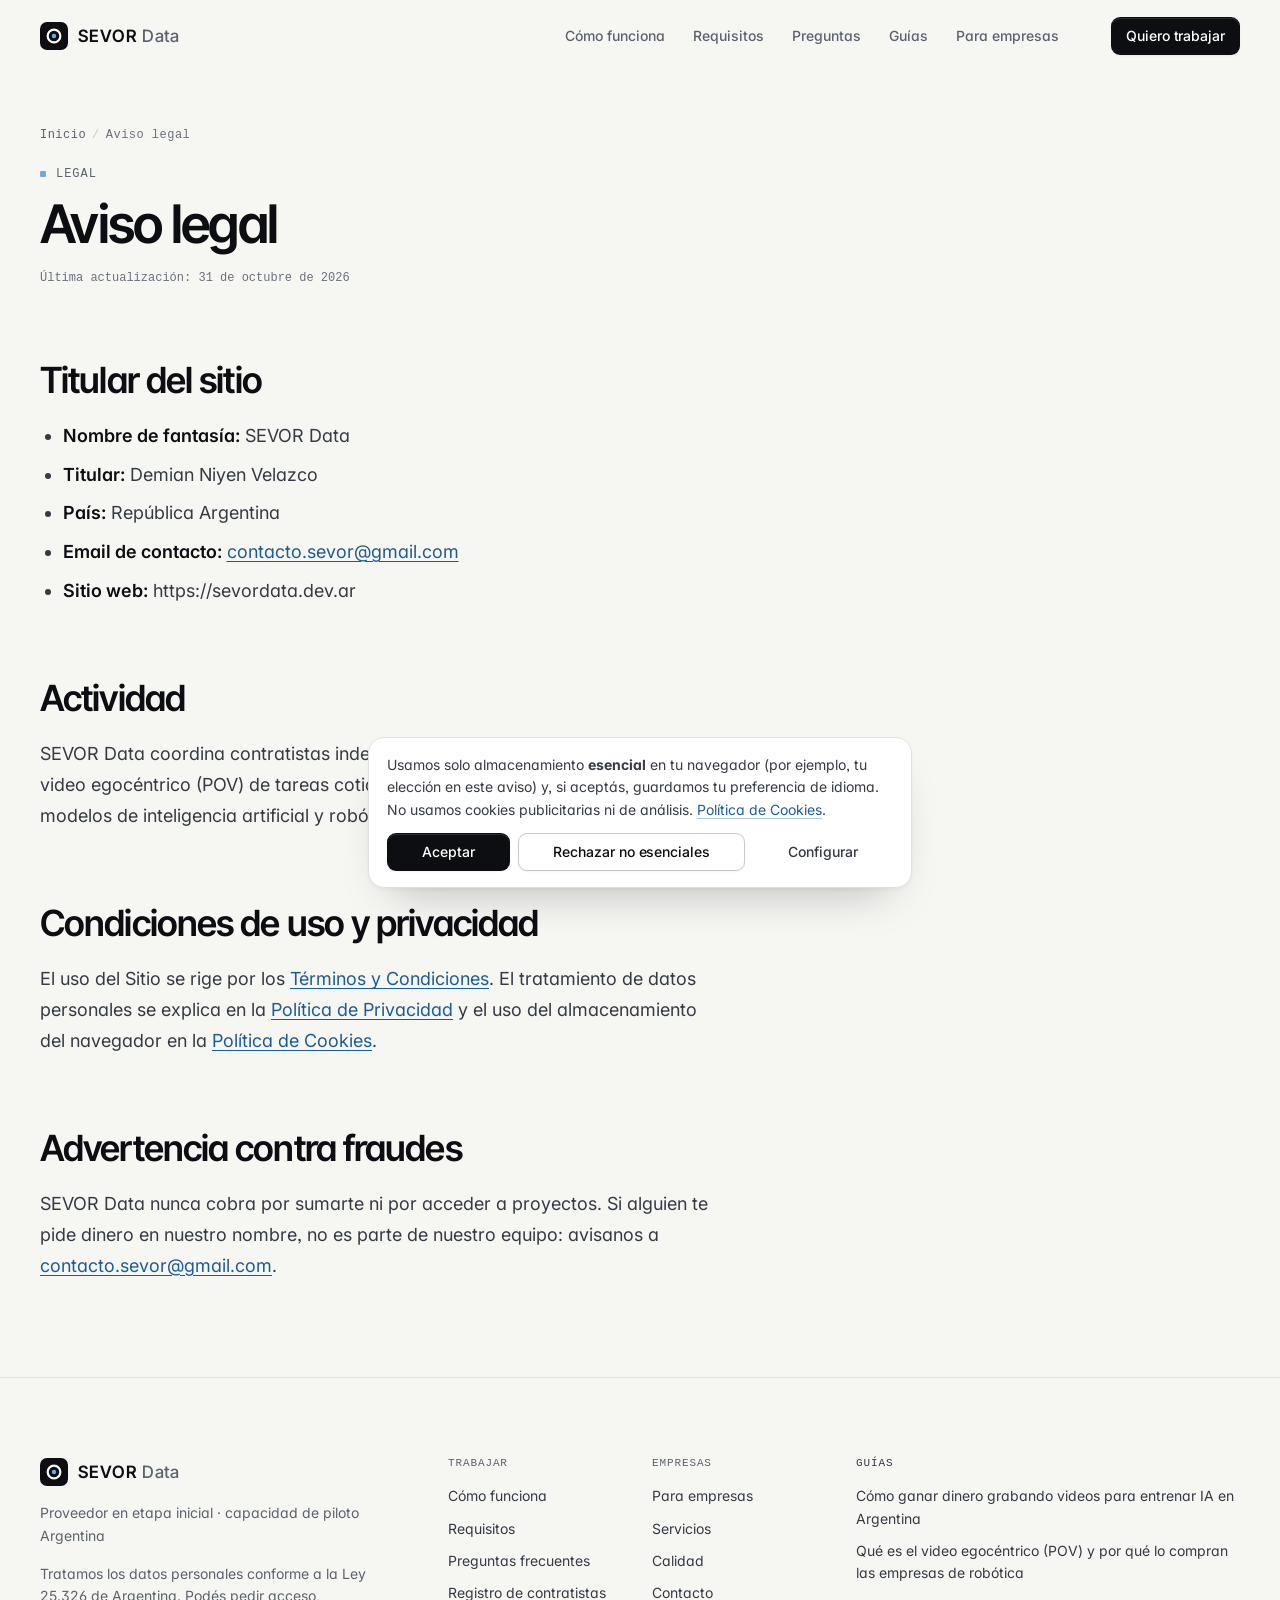
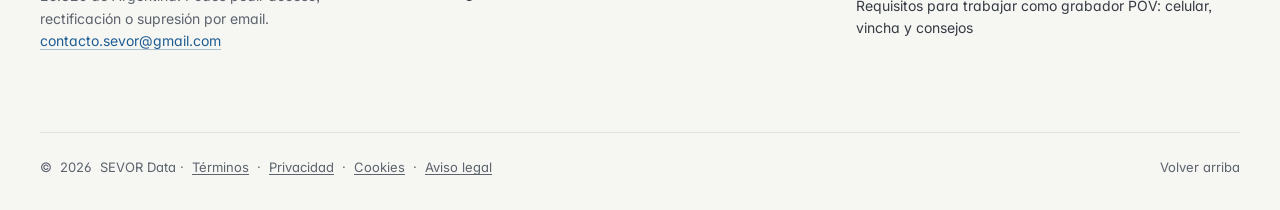
<file: legal/aviso-legal.html>
<!doctype html>
<html lang="es-AR">
<head>
  <meta charset="utf-8">
  <meta name="viewport" content="width=device-width, initial-scale=1, viewport-fit=cover">
  <title>Aviso legal e información del titular | SEVOR Data</title>
  <meta name="description" content="Información del titular del sitio sevordata.dev.ar: SEVOR Data es el nombre de fantasía de Demian Niyen Velazco, Argentina.">
  <meta name="robots" content="index, follow">
  <meta name="theme-color" content="#f6f6f3">
  <link rel="canonical" href="https://sevordata.dev.ar/legal/aviso-legal.html">
  <link rel="icon" href="/favicon.svg" type="image/svg+xml">
  <link rel="apple-touch-icon" href="/assets/img/apple-touch-icon.png">

  <meta property="og:type" content="website">
  <meta property="og:site_name" content="SEVOR Data">
  <meta property="og:locale" content="es_AR">
  <meta property="og:title" content="Aviso legal e información del titular | SEVOR Data">
  <meta property="og:description" content="Información del titular del sitio sevordata.dev.ar: SEVOR Data es el nombre de fantasía de Demian Niyen Velazco, Argentina.">
  <meta property="og:url" content="https://sevordata.dev.ar/legal/aviso-legal.html">
  <meta property="og:image" content="https://sevordata.dev.ar/assets/img/og-image.png">
  <meta property="og:image:width" content="1200">
  <meta property="og:image:height" content="630">
  <meta property="og:image:alt" content="SEVOR Data: video POV en primera persona para entrenar IA, desde Argentina">
  <meta name="twitter:card" content="summary_large_image">
  <meta name="twitter:title" content="Aviso legal e información del titular | SEVOR Data">
  <meta name="twitter:description" content="Información del titular del sitio sevordata.dev.ar: SEVOR Data es el nombre de fantasía de Demian Niyen Velazco, Argentina.">
  <meta name="twitter:image" content="https://sevordata.dev.ar/assets/img/og-image.png">

  <script>document.documentElement.classList.add("js");</script>
  <link rel="preconnect" href="https://fonts.googleapis.com">
  <link rel="preconnect" href="https://fonts.gstatic.com" crossorigin>
  <link rel="preload" as="style" href="https://fonts.googleapis.com/css2?family=Inter:wght@400;500;600&family=Inter+Tight:wght@500;600&family=Instrument+Serif:ital@0;1&display=swap" onload="this.onload=null;this.rel='stylesheet'">
  <noscript><link rel="stylesheet" href="https://fonts.googleapis.com/css2?family=Inter:wght@400;500;600&family=Inter+Tight:wght@500;600&family=Instrument+Serif:ital@0;1&display=swap"></noscript>
  <link rel="stylesheet" href="/assets/css/style.css">
  <script type="application/ld+json">
{"@context":"https://schema.org","@graph":[{"@type":"WebPage","@id":"https://sevordata.dev.ar/legal/aviso-legal.html#webpage","url":"https://sevordata.dev.ar/legal/aviso-legal.html","name":"Aviso legal e información del titular | SEVOR Data","description":"Información del titular del sitio sevordata.dev.ar: SEVOR Data es el nombre de fantasía de Demian Niyen Velazco, Argentina.","inLanguage":"es-AR","isPartOf":{"@id":"https://sevordata.dev.ar/#website"},"publisher":{"@id":"https://sevordata.dev.ar/#org"},"dateModified":"2026-10-31"},{"@type":"BreadcrumbList","itemListElement":[{"@type":"ListItem","position":1,"name":"Inicio","item":"https://sevordata.dev.ar/"},{"@type":"ListItem","position":2,"name":"Aviso legal","item":"https://sevordata.dev.ar/legal/aviso-legal.html"}]}]}
  </script>
  <script src="/assets/js/config.js" defer></script>
  <script src="/assets/js/main.js" defer></script>
</head>
<body id="top" data-page="legal">
  <a class="skip" href="#main">Saltar al contenido</a>

  <header class="site-header" data-header>
    <div class="container header-inner">
      <a class="brand" href="/" aria-label="SEVOR Data inicio"><svg class="brand-mark" viewBox="0 0 32 32" aria-hidden="true"><rect width="32" height="32" rx="8" fill="#0c0e12"/><circle cx="16" cy="16" r="7.25" fill="none" stroke="#fff" stroke-width="2.5"/><circle cx="16" cy="16" r="2.6" fill="#6cace4"/></svg><span class="brand-word">SEVOR<span>Data</span></span></a>
      <nav class="primary-nav" aria-label="Principal">
        <ul>
          <li><a href="/#como-funciona">Cómo funciona</a></li>
          <li><a href="/#requisitos">Requisitos</a></li>
          <li><a href="/#preguntas">Preguntas</a></li>
          <li><a href="/guias/">Guías</a></li>
          <li><a href="/para-empresas.html">Para empresas</a></li>
        </ul>
      </nav>
      <div class="header-actions">
        
        <a class="btn btn-primary btn-sm header-cta" href="/registro.html">Quiero trabajar</a>
        <button class="menu-toggle" type="button" aria-expanded="false" aria-controls="mobile-menu" aria-label="Menú"><span></span></button>
      </div>
    </div>
    <div class="mobile-menu" id="mobile-menu" hidden>
      <div class="container">
        <nav aria-label="Móvil"><ul>
          <li><a href="/#como-funciona">Cómo funciona</a></li>
          <li><a href="/#requisitos">Requisitos</a></li>
          <li><a href="/#preguntas">Preguntas</a></li>
          <li><a href="/guias/">Guías</a></li>
          <li><a href="/para-empresas.html">Para empresas</a></li>
        </ul></nav>
        <div class="cta-row">
          <a class="btn btn-primary" href="/registro.html">Quiero trabajar</a>
          <a class="btn btn-secondary" href="/para-empresas.html">Para empresas</a>
        </div>
      </div>
    </div>
  </header>


  <main id="main" class="article-page">
    <div class="container">
      <nav class="crumbs" aria-label="Ruta"><ol><li><a href="/">Inicio</a></li><li aria-current="page">Aviso legal</li></ol></nav>
      <header class="article-head">
        <p class="eyebrow">Legal</p>
        <h1>Aviso legal</h1>
        <p class="legal-updated">Última actualización: 31 de octubre de 2026</p>
      </header>
      <article class="prose" lang="es-AR">
<h2>Titular del sitio</h2>
<ul>
<li><strong>Nombre de fantasía:</strong> SEVOR Data</li>
<li><strong>Titular:</strong> Demian Niyen Velazco</li>
<li><strong>País:</strong> República Argentina</li>
<li><strong>Email de contacto:</strong> <a href="mailto:contacto.sevor@gmail.com">contacto.sevor@gmail.com</a></li>
<li><strong>Sitio web:</strong> https://sevordata.dev.ar</li>
</ul>
<h2>Actividad</h2>
<p>SEVOR Data coordina contratistas independientes en la Argentina que graban video egocéntrico (POV) de tareas cotidianas, para empresas que entrenan modelos de inteligencia artificial y robótica. Es un proveedor en etapa inicial.</p>
<h2>Condiciones de uso y privacidad</h2>
<p>El uso del Sitio se rige por los <a href="/legal/terminos.html">Términos y Condiciones</a>. El tratamiento de datos personales se explica en la <a href="/legal/privacidad.html">Política de Privacidad</a> y el uso del almacenamiento del navegador en la <a href="/legal/cookies.html">Política de Cookies</a>.</p>
<h2>Advertencia contra fraudes</h2>
<p>SEVOR Data nunca cobra por sumarte ni por acceder a proyectos. Si alguien te pide dinero en nuestro nombre, no es parte de nuestro equipo: avisanos a <a href="mailto:contacto.sevor@gmail.com">contacto.sevor@gmail.com</a>.</p>
      </article>
    </div>
  </main>


  <footer class="site-footer">
    <div class="container">
      <div class="grid-12 foot-grid">
        <div class="foot-brand">
          <a class="brand" href="/" aria-label="SEVOR Data inicio"><svg class="brand-mark" viewBox="0 0 32 32" aria-hidden="true"><rect width="32" height="32" rx="8" fill="#0c0e12"/><circle cx="16" cy="16" r="7.25" fill="none" stroke="#fff" stroke-width="2.5"/><circle cx="16" cy="16" r="2.6" fill="#6cace4"/></svg><span class="brand-word">SEVOR<span>Data</span></span></a>
          <p><span>Proveedor en etapa inicial · capacidad de piloto</span><br><span>Argentina</span></p>
          <p><span>Tratamos los datos personales conforme a la Ley 25.326 de Argentina. Podés pedir acceso, rectificación o supresión por email.</span><br><a class="link" href="mailto:contacto.sevor@gmail.com" data-email-text>contacto.sevor@gmail.com</a></p>
        </div>
        <nav class="foot-col" aria-labelledby="f-work">
          <h2 id="f-work">Trabajar</h2>
          <ul>
            <li><a href="/#como-funciona">Cómo funciona</a></li>
            <li><a href="/#requisitos">Requisitos</a></li>
            <li><a href="/#preguntas">Preguntas frecuentes</a></li>
            <li><a href="/registro.html">Registro de contratistas</a></li>
          </ul>
        </nav>
        <nav class="foot-col" aria-labelledby="f-biz">
          <h2 id="f-biz">Empresas</h2>
          <ul>
            <li><a href="/para-empresas.html">Para empresas</a></li>
            <li><a href="/para-empresas.html#servicios">Servicios</a></li>
            <li><a href="/para-empresas.html#calidad">Calidad</a></li>
            <li><a href="/para-empresas.html#contacto">Contacto</a></li>
          </ul>
        </nav>
        <nav class="foot-col is-wide" aria-labelledby="f-guides">
          <h2 id="f-guides"><a href="/guias/">Guías</a></h2>
          <ul lang="es-AR">
            <li><a href="/guias/ganar-dinero-grabando-videos-para-ia.html">Cómo ganar dinero grabando videos para entrenar IA en Argentina</a></li>
            <li><a href="/guias/que-es-el-video-egocentrico-pov.html">Qué es el video egocéntrico (POV) y por qué lo compran las empresas de robótica</a></li>
            <li><a href="/guias/requisitos-grabador-pov-celular-vincha.html">Requisitos para trabajar como grabador POV: celular, vincha y consejos</a></li>
          </ul>
        </nav>
      </div>
      <div class="foot-bottom">
        <span class="legal-links">© <span id="year">2026</span> SEVOR Data · <a href="/legal/terminos.html">Términos</a> · <a href="/legal/privacidad.html">Privacidad</a> · <a href="/legal/cookies.html">Cookies</a> · <a href="/legal/aviso-legal.html">Aviso legal</a></span>
        <a class="to-top" href="#top">Volver arriba</a>
      </div>
    </div>
  </footer>
</body>
</html>
</file>
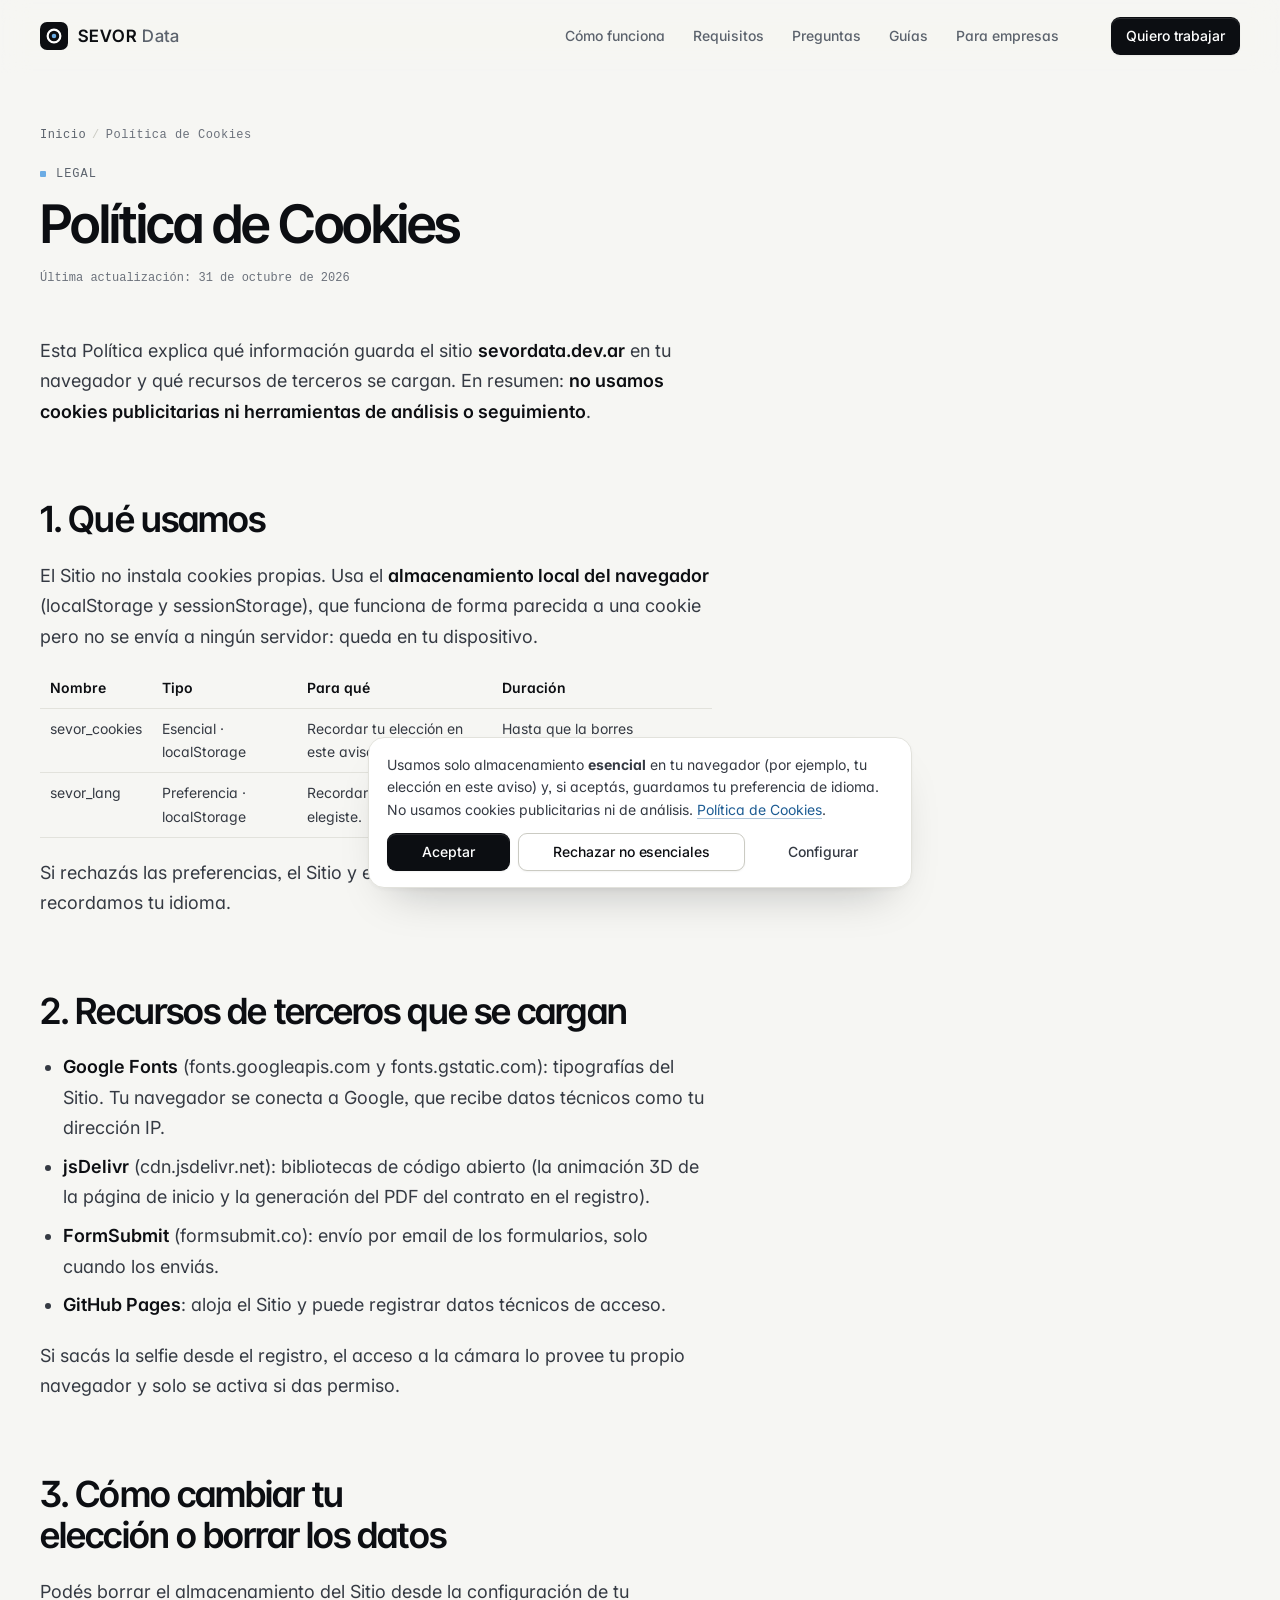
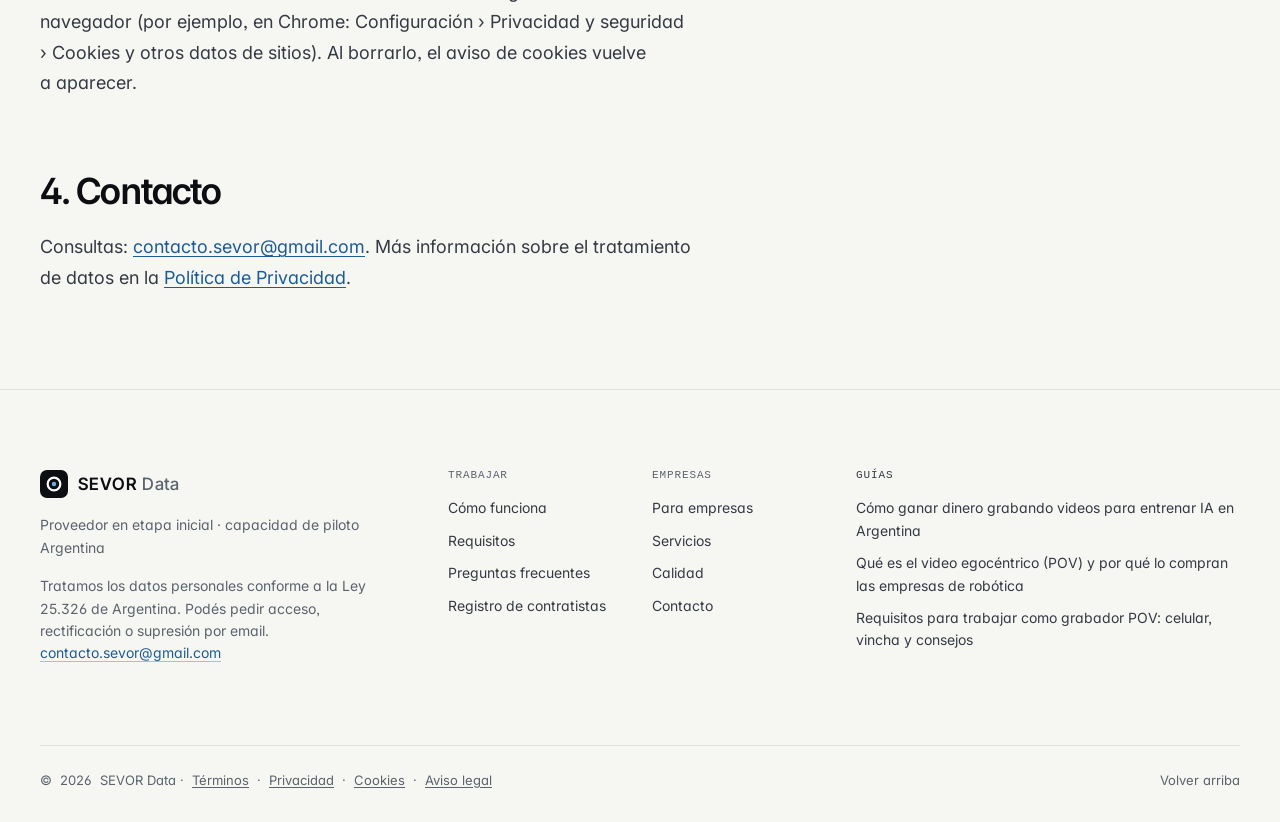
<file: legal/cookies.html>
<!doctype html>
<html lang="es-AR">
<head>
  <meta charset="utf-8">
  <meta name="viewport" content="width=device-width, initial-scale=1, viewport-fit=cover">
  <title>Política de Cookies | SEVOR Data</title>
  <meta name="description" content="Qué almacenamiento usa el sitio de SEVOR Data en tu navegador (localStorage y sessionStorage) y qué recursos de terceros se cargan. Sin cookies publicitarias ni de análisis.">
  <meta name="robots" content="index, follow">
  <meta name="theme-color" content="#f6f6f3">
  <link rel="canonical" href="https://sevordata.dev.ar/legal/cookies.html">
  <link rel="icon" href="/favicon.svg" type="image/svg+xml">
  <link rel="apple-touch-icon" href="/assets/img/apple-touch-icon.png">

  <meta property="og:type" content="website">
  <meta property="og:site_name" content="SEVOR Data">
  <meta property="og:locale" content="es_AR">
  <meta property="og:title" content="Política de Cookies | SEVOR Data">
  <meta property="og:description" content="Qué almacenamiento usa el sitio de SEVOR Data en tu navegador (localStorage y sessionStorage) y qué recursos de terceros se cargan. Sin cookies publicitarias ni de análisis.">
  <meta property="og:url" content="https://sevordata.dev.ar/legal/cookies.html">
  <meta property="og:image" content="https://sevordata.dev.ar/assets/img/og-image.png">
  <meta property="og:image:width" content="1200">
  <meta property="og:image:height" content="630">
  <meta property="og:image:alt" content="SEVOR Data: video POV en primera persona para entrenar IA, desde Argentina">
  <meta name="twitter:card" content="summary_large_image">
  <meta name="twitter:title" content="Política de Cookies | SEVOR Data">
  <meta name="twitter:description" content="Qué almacenamiento usa el sitio de SEVOR Data en tu navegador (localStorage y sessionStorage) y qué recursos de terceros se cargan. Sin cookies publicitarias ni de análisis.">
  <meta name="twitter:image" content="https://sevordata.dev.ar/assets/img/og-image.png">

  <script>document.documentElement.classList.add("js");</script>
  <link rel="preconnect" href="https://fonts.googleapis.com">
  <link rel="preconnect" href="https://fonts.gstatic.com" crossorigin>
  <link rel="preload" as="style" href="https://fonts.googleapis.com/css2?family=Inter:wght@400;500;600&family=Inter+Tight:wght@500;600&family=Instrument+Serif:ital@0;1&display=swap" onload="this.onload=null;this.rel='stylesheet'">
  <noscript><link rel="stylesheet" href="https://fonts.googleapis.com/css2?family=Inter:wght@400;500;600&family=Inter+Tight:wght@500;600&family=Instrument+Serif:ital@0;1&display=swap"></noscript>
  <link rel="stylesheet" href="/assets/css/style.css">
  <script type="application/ld+json">
{"@context":"https://schema.org","@graph":[{"@type":"WebPage","@id":"https://sevordata.dev.ar/legal/cookies.html#webpage","url":"https://sevordata.dev.ar/legal/cookies.html","name":"Política de Cookies | SEVOR Data","description":"Qué almacenamiento usa el sitio de SEVOR Data en tu navegador (localStorage y sessionStorage) y qué recursos de terceros se cargan. Sin cookies publicitarias ni de análisis.","inLanguage":"es-AR","isPartOf":{"@id":"https://sevordata.dev.ar/#website"},"publisher":{"@id":"https://sevordata.dev.ar/#org"},"dateModified":"2026-10-31"},{"@type":"BreadcrumbList","itemListElement":[{"@type":"ListItem","position":1,"name":"Inicio","item":"https://sevordata.dev.ar/"},{"@type":"ListItem","position":2,"name":"Política de Cookies","item":"https://sevordata.dev.ar/legal/cookies.html"}]}]}
  </script>
  <script src="/assets/js/config.js" defer></script>
  <script src="/assets/js/main.js" defer></script>
</head>
<body id="top" data-page="legal">
  <a class="skip" href="#main">Saltar al contenido</a>

  <header class="site-header" data-header>
    <div class="container header-inner">
      <a class="brand" href="/" aria-label="SEVOR Data inicio"><svg class="brand-mark" viewBox="0 0 32 32" aria-hidden="true"><rect width="32" height="32" rx="8" fill="#0c0e12"/><circle cx="16" cy="16" r="7.25" fill="none" stroke="#fff" stroke-width="2.5"/><circle cx="16" cy="16" r="2.6" fill="#6cace4"/></svg><span class="brand-word">SEVOR<span>Data</span></span></a>
      <nav class="primary-nav" aria-label="Principal">
        <ul>
          <li><a href="/#como-funciona">Cómo funciona</a></li>
          <li><a href="/#requisitos">Requisitos</a></li>
          <li><a href="/#preguntas">Preguntas</a></li>
          <li><a href="/guias/">Guías</a></li>
          <li><a href="/para-empresas.html">Para empresas</a></li>
        </ul>
      </nav>
      <div class="header-actions">
        
        <a class="btn btn-primary btn-sm header-cta" href="/registro.html">Quiero trabajar</a>
        <button class="menu-toggle" type="button" aria-expanded="false" aria-controls="mobile-menu" aria-label="Menú"><span></span></button>
      </div>
    </div>
    <div class="mobile-menu" id="mobile-menu" hidden>
      <div class="container">
        <nav aria-label="Móvil"><ul>
          <li><a href="/#como-funciona">Cómo funciona</a></li>
          <li><a href="/#requisitos">Requisitos</a></li>
          <li><a href="/#preguntas">Preguntas</a></li>
          <li><a href="/guias/">Guías</a></li>
          <li><a href="/para-empresas.html">Para empresas</a></li>
        </ul></nav>
        <div class="cta-row">
          <a class="btn btn-primary" href="/registro.html">Quiero trabajar</a>
          <a class="btn btn-secondary" href="/para-empresas.html">Para empresas</a>
        </div>
      </div>
    </div>
  </header>


  <main id="main" class="article-page">
    <div class="container">
      <nav class="crumbs" aria-label="Ruta"><ol><li><a href="/">Inicio</a></li><li aria-current="page">Política de Cookies</li></ol></nav>
      <header class="article-head">
        <p class="eyebrow">Legal</p>
        <h1>Política de Cookies</h1>
        <p class="legal-updated">Última actualización: 31 de octubre de 2026</p>
      </header>
      <article class="prose" lang="es-AR">
<p>Esta Política explica qué información guarda el sitio <strong>sevordata.dev.ar</strong> en tu navegador y qué recursos de terceros se cargan. En resumen: <strong>no usamos cookies publicitarias ni herramientas de análisis o seguimiento</strong>.</p>
<h2>1. Qué usamos</h2>
<p>El Sitio no instala cookies propias. Usa el <strong>almacenamiento local del navegador</strong> (localStorage y sessionStorage), que funciona de forma parecida a una cookie pero no se envía a ningún servidor: queda en tu dispositivo.</p>
<table>
<thead><tr><th>Nombre</th><th>Tipo</th><th>Para qué</th><th>Duración</th></tr></thead>
<tbody>
<tr><td>sevor_cookies</td><td>Esencial · localStorage</td><td>Recordar tu elección en este aviso de cookies.</td><td>Hasta que la borres</td></tr>
<tr><td>sevor_lang</td><td>Preferencia · localStorage</td><td>Recordar el idioma que elegiste.</td><td>Hasta que la borres (solo si aceptás preferencias)</td></tr>
</tbody></table>
<p>Si rechazás las preferencias, el Sitio y el registro funcionan igual: solo no recordamos tu idioma.</p>
<h2>2. Recursos de terceros que se cargan</h2>
<ul>
<li><strong>Google Fonts</strong> (fonts.googleapis.com y fonts.gstatic.com): tipografías del Sitio. Tu navegador se conecta a Google, que recibe datos técnicos como tu dirección IP.</li>
<li><strong>jsDelivr</strong> (cdn.jsdelivr.net): bibliotecas de código abierto (la animación 3D de la página de inicio y la generación del PDF del contrato en el registro).</li>
<li><strong>FormSubmit</strong> (formsubmit.co): envío por email de los formularios, solo cuando los enviás.</li>
<li><strong>GitHub Pages</strong>: aloja el Sitio y puede registrar datos técnicos de acceso.</li>
</ul>
<p>Si sacás la selfie desde el registro, el acceso a la cámara lo provee tu propio navegador y solo se activa si das permiso.</p>
<h2>3. Cómo cambiar tu elección o borrar los datos</h2>
<p>Podés borrar el almacenamiento del Sitio desde la configuración de tu navegador (por ejemplo, en Chrome: Configuración › Privacidad y seguridad › Cookies y otros datos de sitios). Al borrarlo, el aviso de cookies vuelve a aparecer.</p>
<h2>4. Contacto</h2>
<p>Consultas: <a href="mailto:contacto.sevor@gmail.com">contacto.sevor@gmail.com</a>. Más información sobre el tratamiento de datos en la <a href="/legal/privacidad.html">Política de Privacidad</a>.</p>
      </article>
    </div>
  </main>


  <footer class="site-footer">
    <div class="container">
      <div class="grid-12 foot-grid">
        <div class="foot-brand">
          <a class="brand" href="/" aria-label="SEVOR Data inicio"><svg class="brand-mark" viewBox="0 0 32 32" aria-hidden="true"><rect width="32" height="32" rx="8" fill="#0c0e12"/><circle cx="16" cy="16" r="7.25" fill="none" stroke="#fff" stroke-width="2.5"/><circle cx="16" cy="16" r="2.6" fill="#6cace4"/></svg><span class="brand-word">SEVOR<span>Data</span></span></a>
          <p><span>Proveedor en etapa inicial · capacidad de piloto</span><br><span>Argentina</span></p>
          <p><span>Tratamos los datos personales conforme a la Ley 25.326 de Argentina. Podés pedir acceso, rectificación o supresión por email.</span><br><a class="link" href="mailto:contacto.sevor@gmail.com" data-email-text>contacto.sevor@gmail.com</a></p>
        </div>
        <nav class="foot-col" aria-labelledby="f-work">
          <h2 id="f-work">Trabajar</h2>
          <ul>
            <li><a href="/#como-funciona">Cómo funciona</a></li>
            <li><a href="/#requisitos">Requisitos</a></li>
            <li><a href="/#preguntas">Preguntas frecuentes</a></li>
            <li><a href="/registro.html">Registro de contratistas</a></li>
          </ul>
        </nav>
        <nav class="foot-col" aria-labelledby="f-biz">
          <h2 id="f-biz">Empresas</h2>
          <ul>
            <li><a href="/para-empresas.html">Para empresas</a></li>
            <li><a href="/para-empresas.html#servicios">Servicios</a></li>
            <li><a href="/para-empresas.html#calidad">Calidad</a></li>
            <li><a href="/para-empresas.html#contacto">Contacto</a></li>
          </ul>
        </nav>
        <nav class="foot-col is-wide" aria-labelledby="f-guides">
          <h2 id="f-guides"><a href="/guias/">Guías</a></h2>
          <ul lang="es-AR">
            <li><a href="/guias/ganar-dinero-grabando-videos-para-ia.html">Cómo ganar dinero grabando videos para entrenar IA en Argentina</a></li>
            <li><a href="/guias/que-es-el-video-egocentrico-pov.html">Qué es el video egocéntrico (POV) y por qué lo compran las empresas de robótica</a></li>
            <li><a href="/guias/requisitos-grabador-pov-celular-vincha.html">Requisitos para trabajar como grabador POV: celular, vincha y consejos</a></li>
          </ul>
        </nav>
      </div>
      <div class="foot-bottom">
        <span class="legal-links">© <span id="year">2026</span> SEVOR Data · <a href="/legal/terminos.html">Términos</a> · <a href="/legal/privacidad.html">Privacidad</a> · <a href="/legal/cookies.html">Cookies</a> · <a href="/legal/aviso-legal.html">Aviso legal</a></span>
        <a class="to-top" href="#top">Volver arriba</a>
      </div>
    </div>
  </footer>
</body>
</html>
</file>
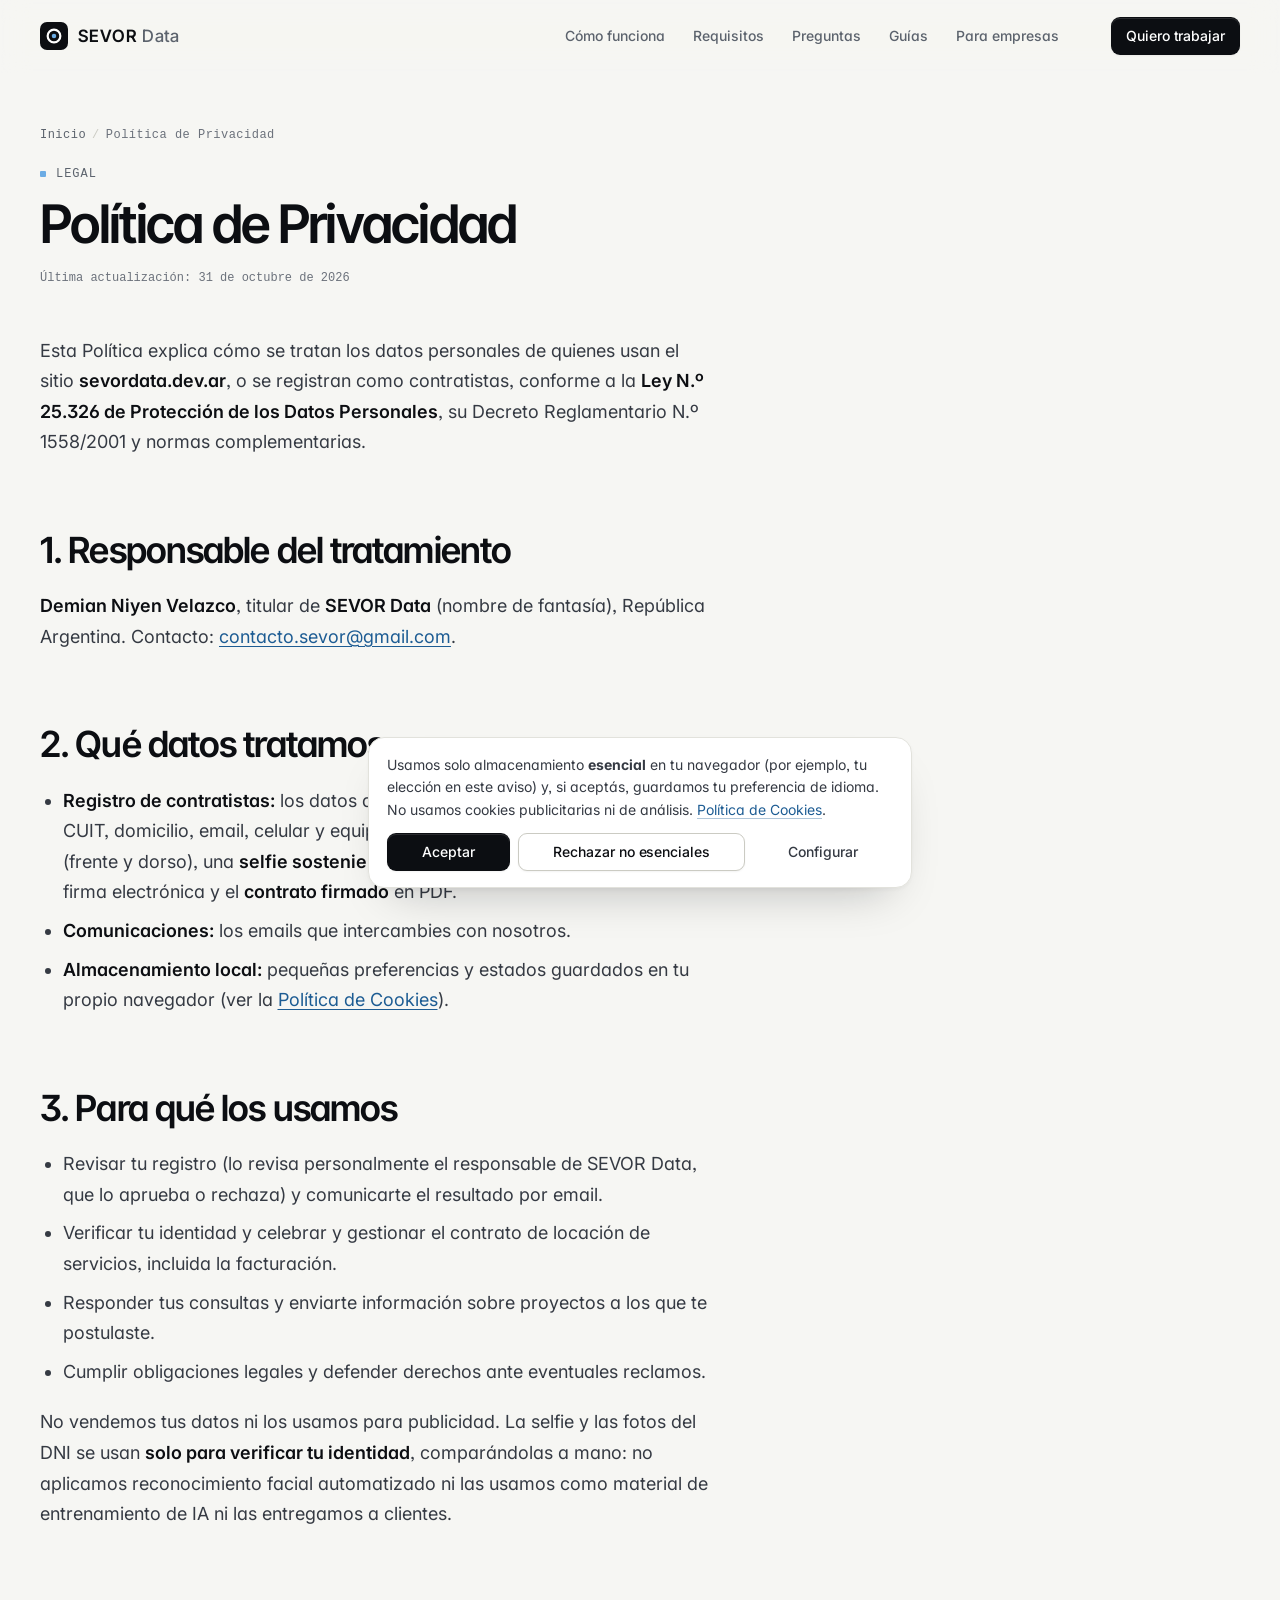
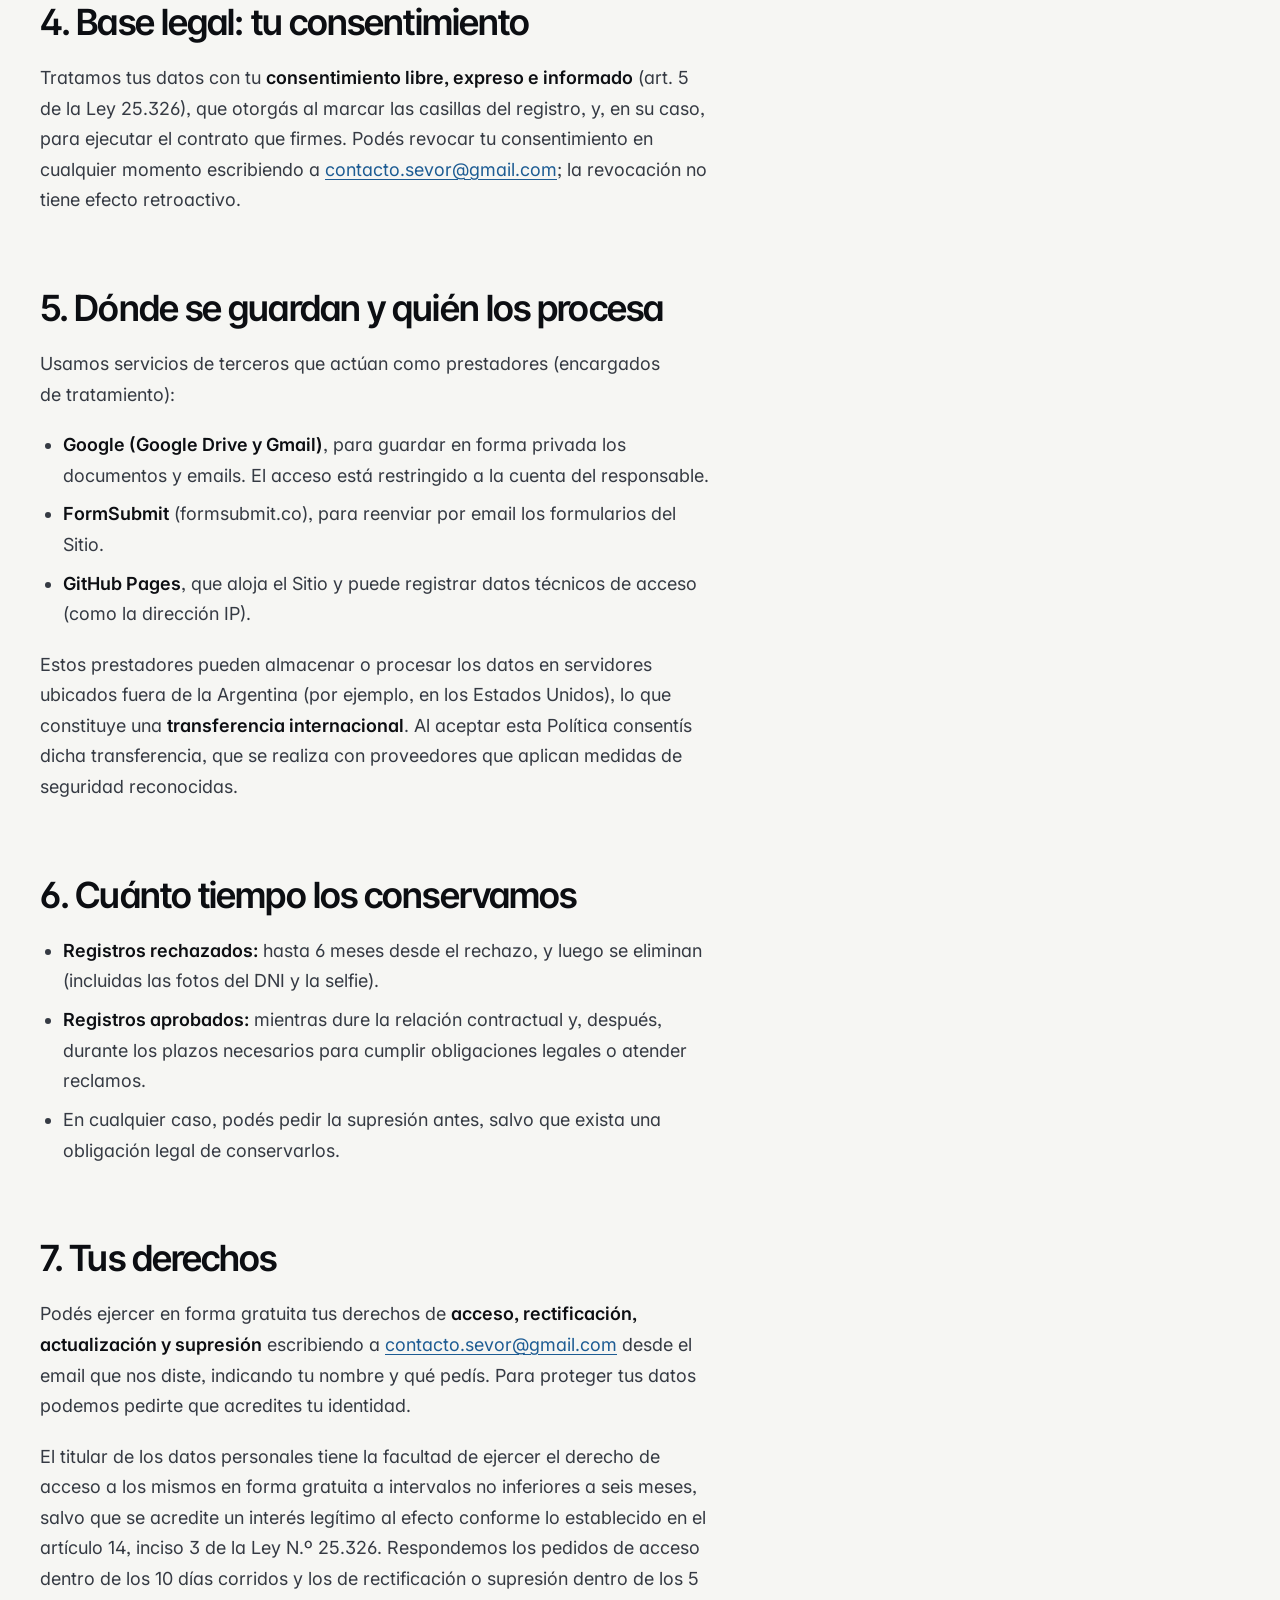
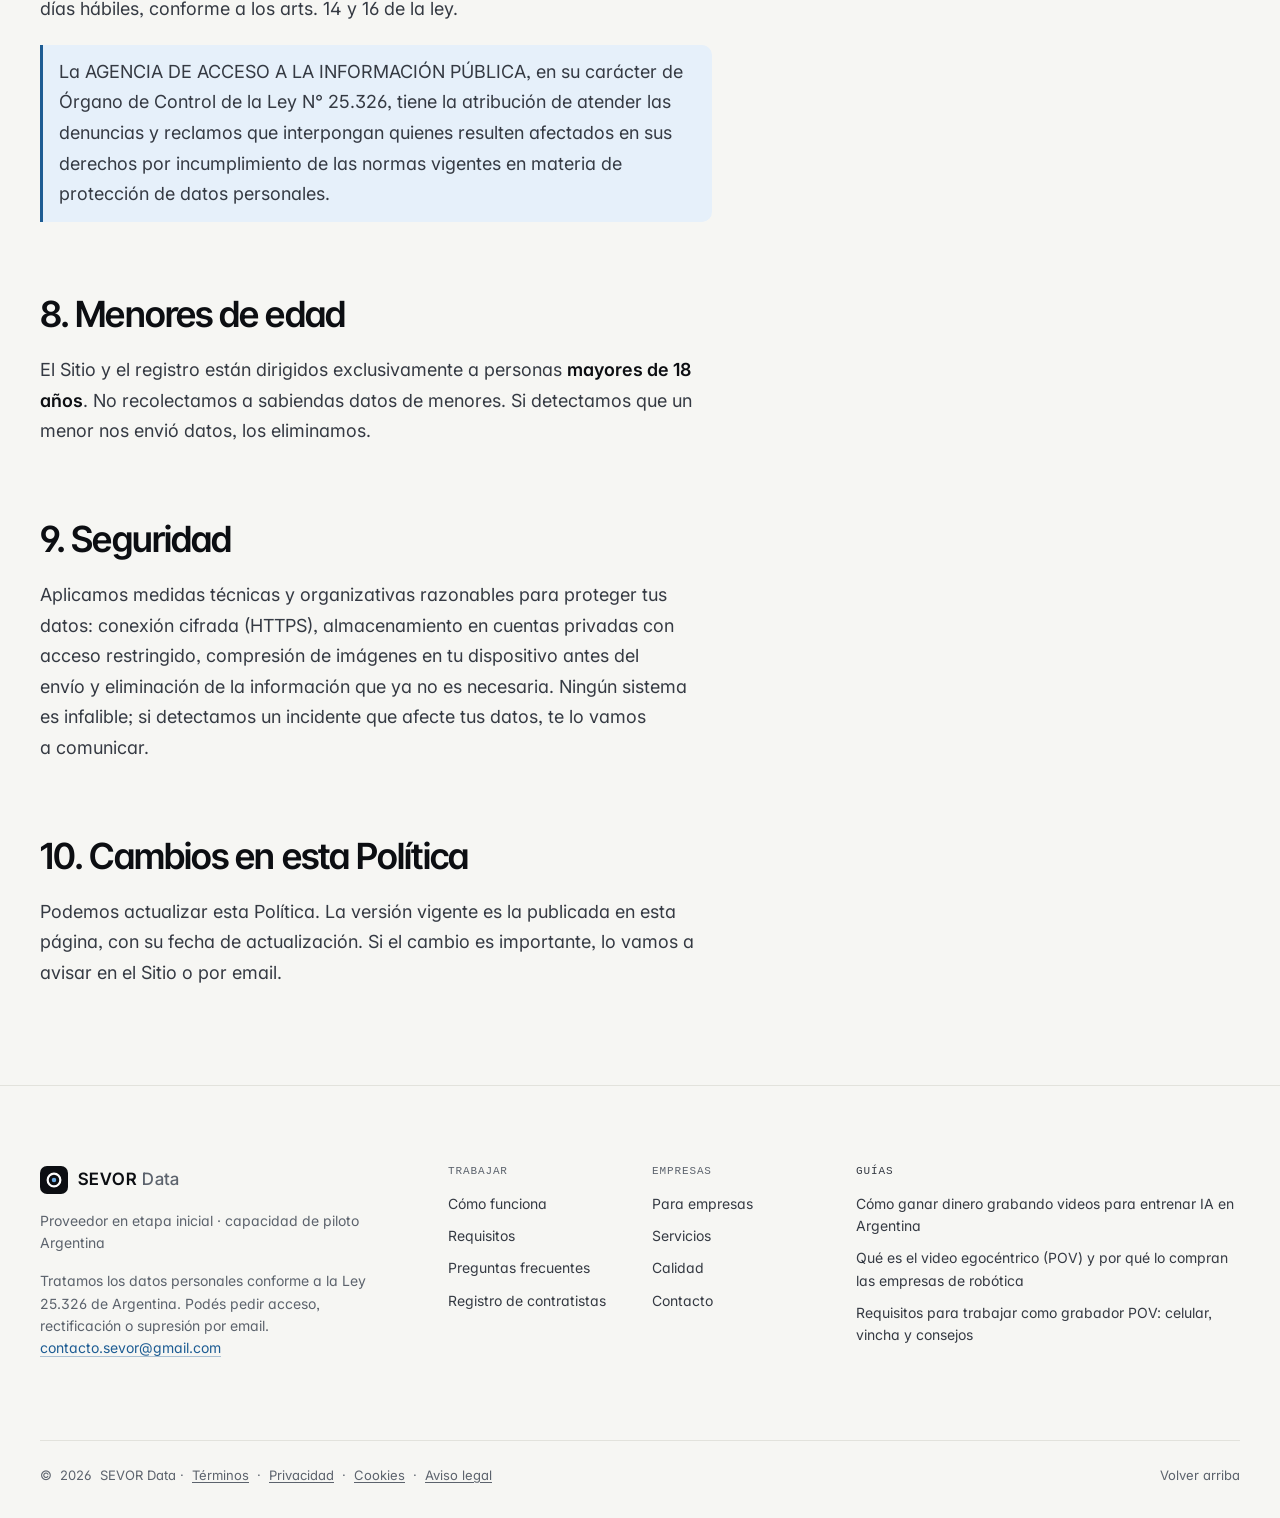
<file: legal/privacidad.html>
<!doctype html>
<html lang="es-AR">
<head>
  <meta charset="utf-8">
  <meta name="viewport" content="width=device-width, initial-scale=1, viewport-fit=cover">
  <title>Política de Privacidad | SEVOR Data</title>
  <meta name="description" content="Cómo trata SEVOR Data tus datos personales, conforme a la Ley N.º 25.326: registro, DNI, selfie de verificación, contrato y tus derechos de acceso, rectificación y supresión.">
  <meta name="robots" content="index, follow">
  <meta name="theme-color" content="#f6f6f3">
  <link rel="canonical" href="https://sevordata.dev.ar/legal/privacidad.html">
  <link rel="icon" href="/favicon.svg" type="image/svg+xml">
  <link rel="apple-touch-icon" href="/assets/img/apple-touch-icon.png">

  <meta property="og:type" content="website">
  <meta property="og:site_name" content="SEVOR Data">
  <meta property="og:locale" content="es_AR">
  <meta property="og:title" content="Política de Privacidad | SEVOR Data">
  <meta property="og:description" content="Cómo trata SEVOR Data tus datos personales, conforme a la Ley N.º 25.326: registro, DNI, selfie de verificación, contrato y tus derechos de acceso, rectificación y supresión.">
  <meta property="og:url" content="https://sevordata.dev.ar/legal/privacidad.html">
  <meta property="og:image" content="https://sevordata.dev.ar/assets/img/og-image.png">
  <meta property="og:image:width" content="1200">
  <meta property="og:image:height" content="630">
  <meta property="og:image:alt" content="SEVOR Data: video POV en primera persona para entrenar IA, desde Argentina">
  <meta name="twitter:card" content="summary_large_image">
  <meta name="twitter:title" content="Política de Privacidad | SEVOR Data">
  <meta name="twitter:description" content="Cómo trata SEVOR Data tus datos personales, conforme a la Ley N.º 25.326: registro, DNI, selfie de verificación, contrato y tus derechos de acceso, rectificación y supresión.">
  <meta name="twitter:image" content="https://sevordata.dev.ar/assets/img/og-image.png">

  <script>document.documentElement.classList.add("js");</script>
  <link rel="preconnect" href="https://fonts.googleapis.com">
  <link rel="preconnect" href="https://fonts.gstatic.com" crossorigin>
  <link rel="preload" as="style" href="https://fonts.googleapis.com/css2?family=Inter:wght@400;500;600&family=Inter+Tight:wght@500;600&family=Instrument+Serif:ital@0;1&display=swap" onload="this.onload=null;this.rel='stylesheet'">
  <noscript><link rel="stylesheet" href="https://fonts.googleapis.com/css2?family=Inter:wght@400;500;600&family=Inter+Tight:wght@500;600&family=Instrument+Serif:ital@0;1&display=swap"></noscript>
  <link rel="stylesheet" href="/assets/css/style.css">
  <script type="application/ld+json">
{"@context":"https://schema.org","@graph":[{"@type":"WebPage","@id":"https://sevordata.dev.ar/legal/privacidad.html#webpage","url":"https://sevordata.dev.ar/legal/privacidad.html","name":"Política de Privacidad | SEVOR Data","description":"Cómo trata SEVOR Data tus datos personales, conforme a la Ley N.º 25.326: registro, DNI, selfie de verificación, contrato y tus derechos de acceso, rectificación y supresión.","inLanguage":"es-AR","isPartOf":{"@id":"https://sevordata.dev.ar/#website"},"publisher":{"@id":"https://sevordata.dev.ar/#org"},"dateModified":"2026-10-31"},{"@type":"BreadcrumbList","itemListElement":[{"@type":"ListItem","position":1,"name":"Inicio","item":"https://sevordata.dev.ar/"},{"@type":"ListItem","position":2,"name":"Política de Privacidad","item":"https://sevordata.dev.ar/legal/privacidad.html"}]}]}
  </script>
  <script src="/assets/js/config.js" defer></script>
  <script src="/assets/js/main.js" defer></script>
</head>
<body id="top" data-page="legal">
  <a class="skip" href="#main">Saltar al contenido</a>

  <header class="site-header" data-header>
    <div class="container header-inner">
      <a class="brand" href="/" aria-label="SEVOR Data inicio"><svg class="brand-mark" viewBox="0 0 32 32" aria-hidden="true"><rect width="32" height="32" rx="8" fill="#0c0e12"/><circle cx="16" cy="16" r="7.25" fill="none" stroke="#fff" stroke-width="2.5"/><circle cx="16" cy="16" r="2.6" fill="#6cace4"/></svg><span class="brand-word">SEVOR<span>Data</span></span></a>
      <nav class="primary-nav" aria-label="Principal">
        <ul>
          <li><a href="/#como-funciona">Cómo funciona</a></li>
          <li><a href="/#requisitos">Requisitos</a></li>
          <li><a href="/#preguntas">Preguntas</a></li>
          <li><a href="/guias/">Guías</a></li>
          <li><a href="/para-empresas.html">Para empresas</a></li>
        </ul>
      </nav>
      <div class="header-actions">
        
        <a class="btn btn-primary btn-sm header-cta" href="/registro.html">Quiero trabajar</a>
        <button class="menu-toggle" type="button" aria-expanded="false" aria-controls="mobile-menu" aria-label="Menú"><span></span></button>
      </div>
    </div>
    <div class="mobile-menu" id="mobile-menu" hidden>
      <div class="container">
        <nav aria-label="Móvil"><ul>
          <li><a href="/#como-funciona">Cómo funciona</a></li>
          <li><a href="/#requisitos">Requisitos</a></li>
          <li><a href="/#preguntas">Preguntas</a></li>
          <li><a href="/guias/">Guías</a></li>
          <li><a href="/para-empresas.html">Para empresas</a></li>
        </ul></nav>
        <div class="cta-row">
          <a class="btn btn-primary" href="/registro.html">Quiero trabajar</a>
          <a class="btn btn-secondary" href="/para-empresas.html">Para empresas</a>
        </div>
      </div>
    </div>
  </header>


  <main id="main" class="article-page">
    <div class="container">
      <nav class="crumbs" aria-label="Ruta"><ol><li><a href="/">Inicio</a></li><li aria-current="page">Política de Privacidad</li></ol></nav>
      <header class="article-head">
        <p class="eyebrow">Legal</p>
        <h1>Política de Privacidad</h1>
        <p class="legal-updated">Última actualización: 31 de octubre de 2026</p>
      </header>
      <article class="prose" lang="es-AR">
<p>Esta Política explica cómo se tratan los datos personales de quienes usan el sitio <strong>sevordata.dev.ar</strong>, o se registran como contratistas, conforme a la <strong>Ley N.º 25.326 de Protección de los Datos Personales</strong>, su Decreto Reglamentario N.º 1558/2001 y normas complementarias.</p>
<h2>1. Responsable del tratamiento</h2>
<p><strong>Demian Niyen Velazco</strong>, titular de <strong>SEVOR Data</strong> (nombre de fantasía), República Argentina. Contacto: <a href="mailto:contacto.sevor@gmail.com">contacto.sevor@gmail.com</a>.</p>
<h2>2. Qué datos tratamos</h2>
<ul>
<li><strong>Registro de contratistas:</strong> los datos del formulario (por ejemplo, nombre, DNI, CUIT, domicilio, email, celular y equipo con el que grabás), las <strong>fotos del DNI</strong> (frente y dorso), una <strong>selfie sosteniendo el DNI</strong> para verificar tu identidad, tu firma electrónica y el <strong>contrato firmado</strong> en PDF.</li>
<li><strong>Comunicaciones:</strong> los emails que intercambies con nosotros.</li>
<li><strong>Almacenamiento local:</strong> pequeñas preferencias y estados guardados en tu propio navegador (ver la <a href="/legal/cookies.html">Política de Cookies</a>).</li>
</ul>
<h2>3. Para qué los usamos</h2>
<ul>
<li>Revisar tu registro (lo revisa personalmente el responsable de SEVOR Data, que lo aprueba o rechaza) y comunicarte el resultado por email.</li>
<li>Verificar tu identidad y celebrar y gestionar el contrato de locación de servicios, incluida la facturación.</li>
<li>Responder tus consultas y enviarte información sobre proyectos a los que te postulaste.</li>
<li>Cumplir obligaciones legales y defender derechos ante eventuales reclamos.</li>
</ul>
<p>No vendemos tus datos ni los usamos para publicidad. La selfie y las fotos del DNI se usan <strong>solo para verificar tu identidad</strong>, comparándolas a mano: no aplicamos reconocimiento facial automatizado ni las usamos como material de entrenamiento de IA ni las entregamos a clientes.</p>
<h2>4. Base legal: tu consentimiento</h2>
<p>Tratamos tus datos con tu <strong>consentimiento libre, expreso e informado</strong> (art. 5 de la Ley 25.326), que otorgás al marcar las casillas del registro, y, en su caso, para ejecutar el contrato que firmes. Podés revocar tu consentimiento en cualquier momento escribiendo a <a href="mailto:contacto.sevor@gmail.com">contacto.sevor@gmail.com</a>; la revocación no tiene efecto retroactivo.</p>
<h2>5. Dónde se guardan y quién los procesa</h2>
<p>Usamos servicios de terceros que actúan como prestadores (encargados de tratamiento):</p>
<ul>
<li><strong>Google (Google Drive y Gmail)</strong>, para guardar en forma privada los documentos y emails. El acceso está restringido a la cuenta del responsable.</li>
<li><strong>FormSubmit</strong> (formsubmit.co), para reenviar por email los formularios del Sitio.</li>
<li><strong>GitHub Pages</strong>, que aloja el Sitio y puede registrar datos técnicos de acceso (como la dirección IP).</li>
</ul>
<p>Estos prestadores pueden almacenar o procesar los datos en servidores ubicados fuera de la Argentina (por ejemplo, en los Estados Unidos), lo que constituye una <strong>transferencia internacional</strong>. Al aceptar esta Política consentís dicha transferencia, que se realiza con proveedores que aplican medidas de seguridad reconocidas.</p>
<h2>6. Cuánto tiempo los conservamos</h2>
<ul>
<li><strong>Registros rechazados:</strong> hasta 6 meses desde el rechazo, y luego se eliminan (incluidas las fotos del DNI y la selfie).</li>
<li><strong>Registros aprobados:</strong> mientras dure la relación contractual y, después, durante los plazos necesarios para cumplir obligaciones legales o atender reclamos.</li>
<li>En cualquier caso, podés pedir la supresión antes, salvo que exista una obligación legal de conservarlos.</li>
</ul>
<h2>7. Tus derechos</h2>
<p>Podés ejercer en forma gratuita tus derechos de <strong>acceso, rectificación, actualización y supresión</strong> escribiendo a <a href="mailto:contacto.sevor@gmail.com">contacto.sevor@gmail.com</a> desde el email que nos diste, indicando tu nombre y qué pedís. Para proteger tus datos podemos pedirte que acredites tu identidad.</p>
<p>El titular de los datos personales tiene la facultad de ejercer el derecho de acceso a los mismos en forma gratuita a intervalos no inferiores a seis meses, salvo que se acredite un interés legítimo al efecto conforme lo establecido en el artículo 14, inciso 3 de la Ley N.º 25.326. Respondemos los pedidos de acceso dentro de los 10 días corridos y los de rectificación o supresión dentro de los 5 días hábiles, conforme a los arts. 14 y 16 de la ley.</p>
<p class="aaip">La AGENCIA DE ACCESO A LA INFORMACIÓN PÚBLICA, en su carácter de Órgano de Control de la Ley N° 25.326, tiene la atribución de atender las denuncias y reclamos que interpongan quienes resulten afectados en sus derechos por incumplimiento de las normas vigentes en materia de protección de datos personales.</p>
<h2>8. Menores de edad</h2>
<p>El Sitio y el registro están dirigidos exclusivamente a personas <strong>mayores de 18 años</strong>. No recolectamos a sabiendas datos de menores. Si detectamos que un menor nos envió datos, los eliminamos.</p>
<h2>9. Seguridad</h2>
<p>Aplicamos medidas técnicas y organizativas razonables para proteger tus datos: conexión cifrada (HTTPS), almacenamiento en cuentas privadas con acceso restringido, compresión de imágenes en tu dispositivo antes del envío y eliminación de la información que ya no es necesaria. Ningún sistema es infalible; si detectamos un incidente que afecte tus datos, te lo vamos a comunicar.</p>
<h2>10. Cambios en esta Política</h2>
<p>Podemos actualizar esta Política. La versión vigente es la publicada en esta página, con su fecha de actualización. Si el cambio es importante, lo vamos a avisar en el Sitio o por email.</p>
      </article>
    </div>
  </main>


  <footer class="site-footer">
    <div class="container">
      <div class="grid-12 foot-grid">
        <div class="foot-brand">
          <a class="brand" href="/" aria-label="SEVOR Data inicio"><svg class="brand-mark" viewBox="0 0 32 32" aria-hidden="true"><rect width="32" height="32" rx="8" fill="#0c0e12"/><circle cx="16" cy="16" r="7.25" fill="none" stroke="#fff" stroke-width="2.5"/><circle cx="16" cy="16" r="2.6" fill="#6cace4"/></svg><span class="brand-word">SEVOR<span>Data</span></span></a>
          <p><span>Proveedor en etapa inicial · capacidad de piloto</span><br><span>Argentina</span></p>
          <p><span>Tratamos los datos personales conforme a la Ley 25.326 de Argentina. Podés pedir acceso, rectificación o supresión por email.</span><br><a class="link" href="mailto:contacto.sevor@gmail.com" data-email-text>contacto.sevor@gmail.com</a></p>
        </div>
        <nav class="foot-col" aria-labelledby="f-work">
          <h2 id="f-work">Trabajar</h2>
          <ul>
            <li><a href="/#como-funciona">Cómo funciona</a></li>
            <li><a href="/#requisitos">Requisitos</a></li>
            <li><a href="/#preguntas">Preguntas frecuentes</a></li>
            <li><a href="/registro.html">Registro de contratistas</a></li>
          </ul>
        </nav>
        <nav class="foot-col" aria-labelledby="f-biz">
          <h2 id="f-biz">Empresas</h2>
          <ul>
            <li><a href="/para-empresas.html">Para empresas</a></li>
            <li><a href="/para-empresas.html#servicios">Servicios</a></li>
            <li><a href="/para-empresas.html#calidad">Calidad</a></li>
            <li><a href="/para-empresas.html#contacto">Contacto</a></li>
          </ul>
        </nav>
        <nav class="foot-col is-wide" aria-labelledby="f-guides">
          <h2 id="f-guides"><a href="/guias/">Guías</a></h2>
          <ul lang="es-AR">
            <li><a href="/guias/ganar-dinero-grabando-videos-para-ia.html">Cómo ganar dinero grabando videos para entrenar IA en Argentina</a></li>
            <li><a href="/guias/que-es-el-video-egocentrico-pov.html">Qué es el video egocéntrico (POV) y por qué lo compran las empresas de robótica</a></li>
            <li><a href="/guias/requisitos-grabador-pov-celular-vincha.html">Requisitos para trabajar como grabador POV: celular, vincha y consejos</a></li>
          </ul>
        </nav>
      </div>
      <div class="foot-bottom">
        <span class="legal-links">© <span id="year">2026</span> SEVOR Data · <a href="/legal/terminos.html">Términos</a> · <a href="/legal/privacidad.html">Privacidad</a> · <a href="/legal/cookies.html">Cookies</a> · <a href="/legal/aviso-legal.html">Aviso legal</a></span>
        <a class="to-top" href="#top">Volver arriba</a>
      </div>
    </div>
  </footer>
</body>
</html>
</file>
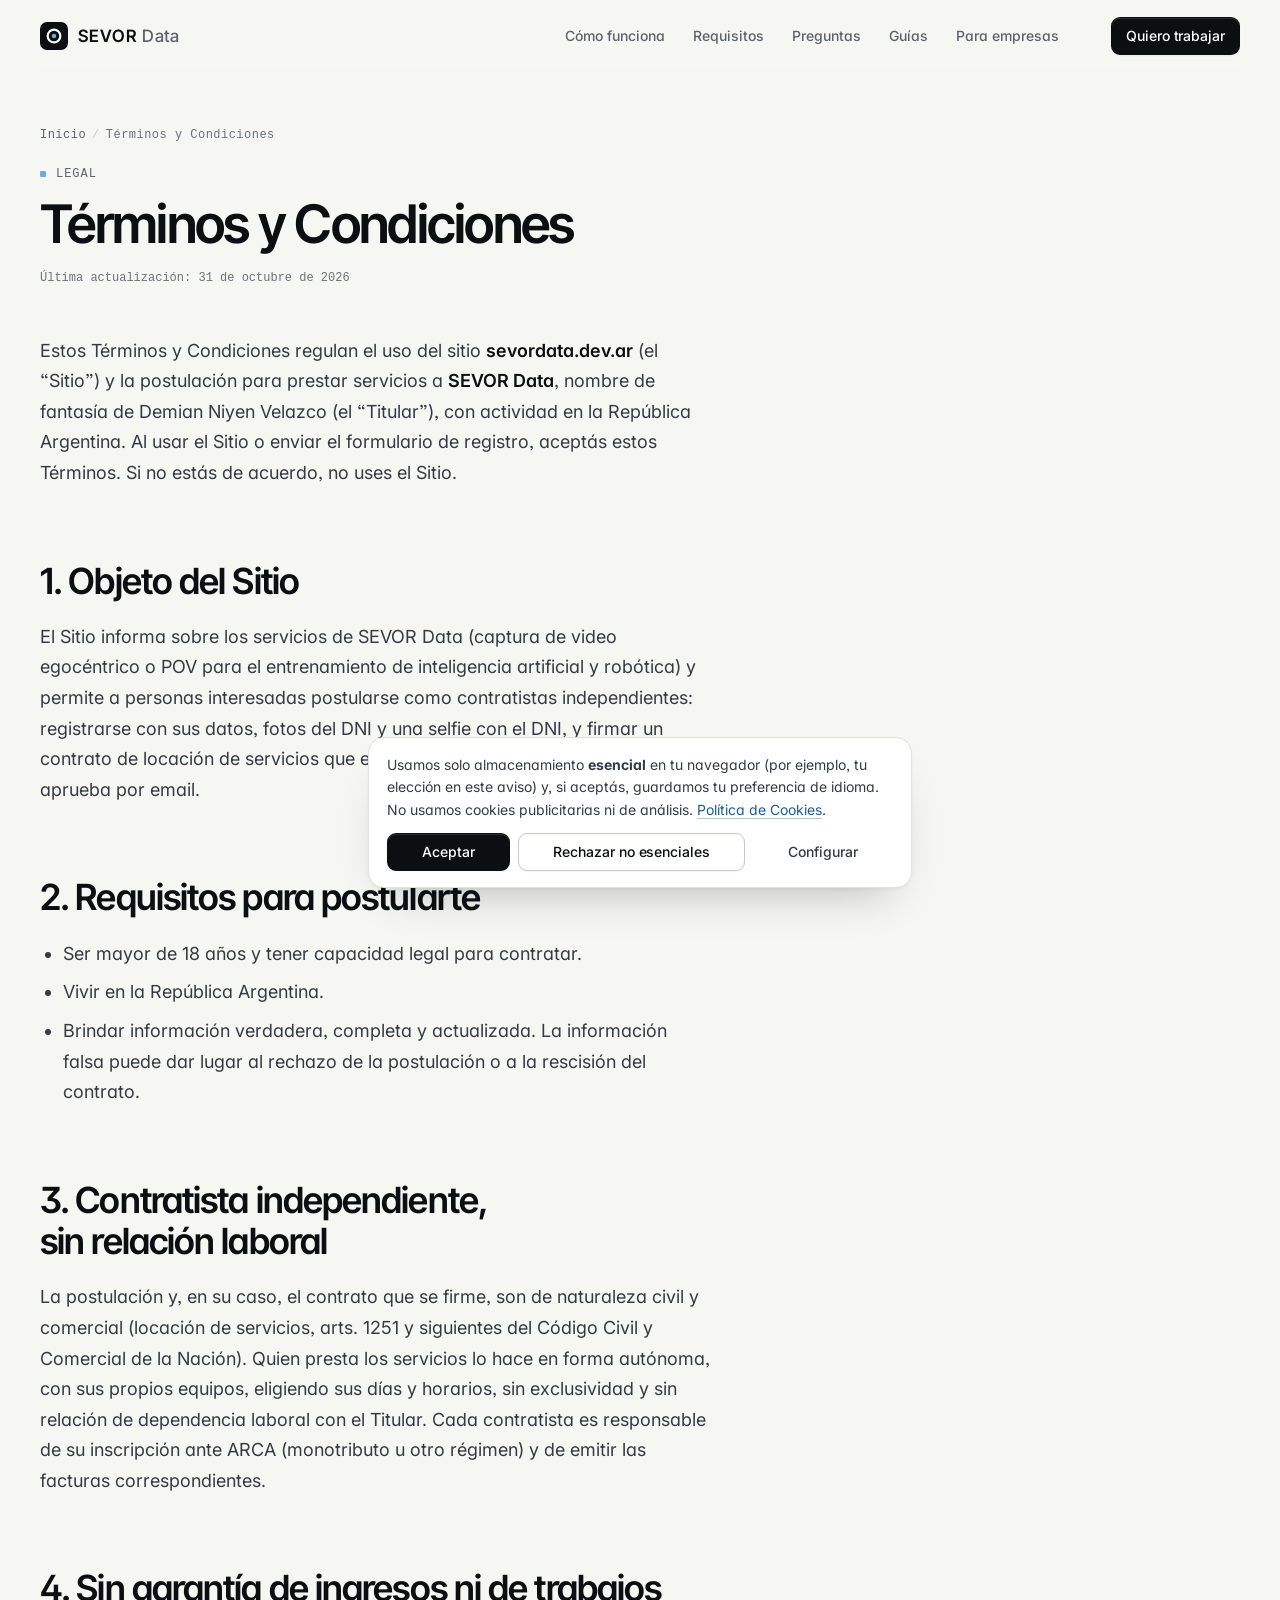
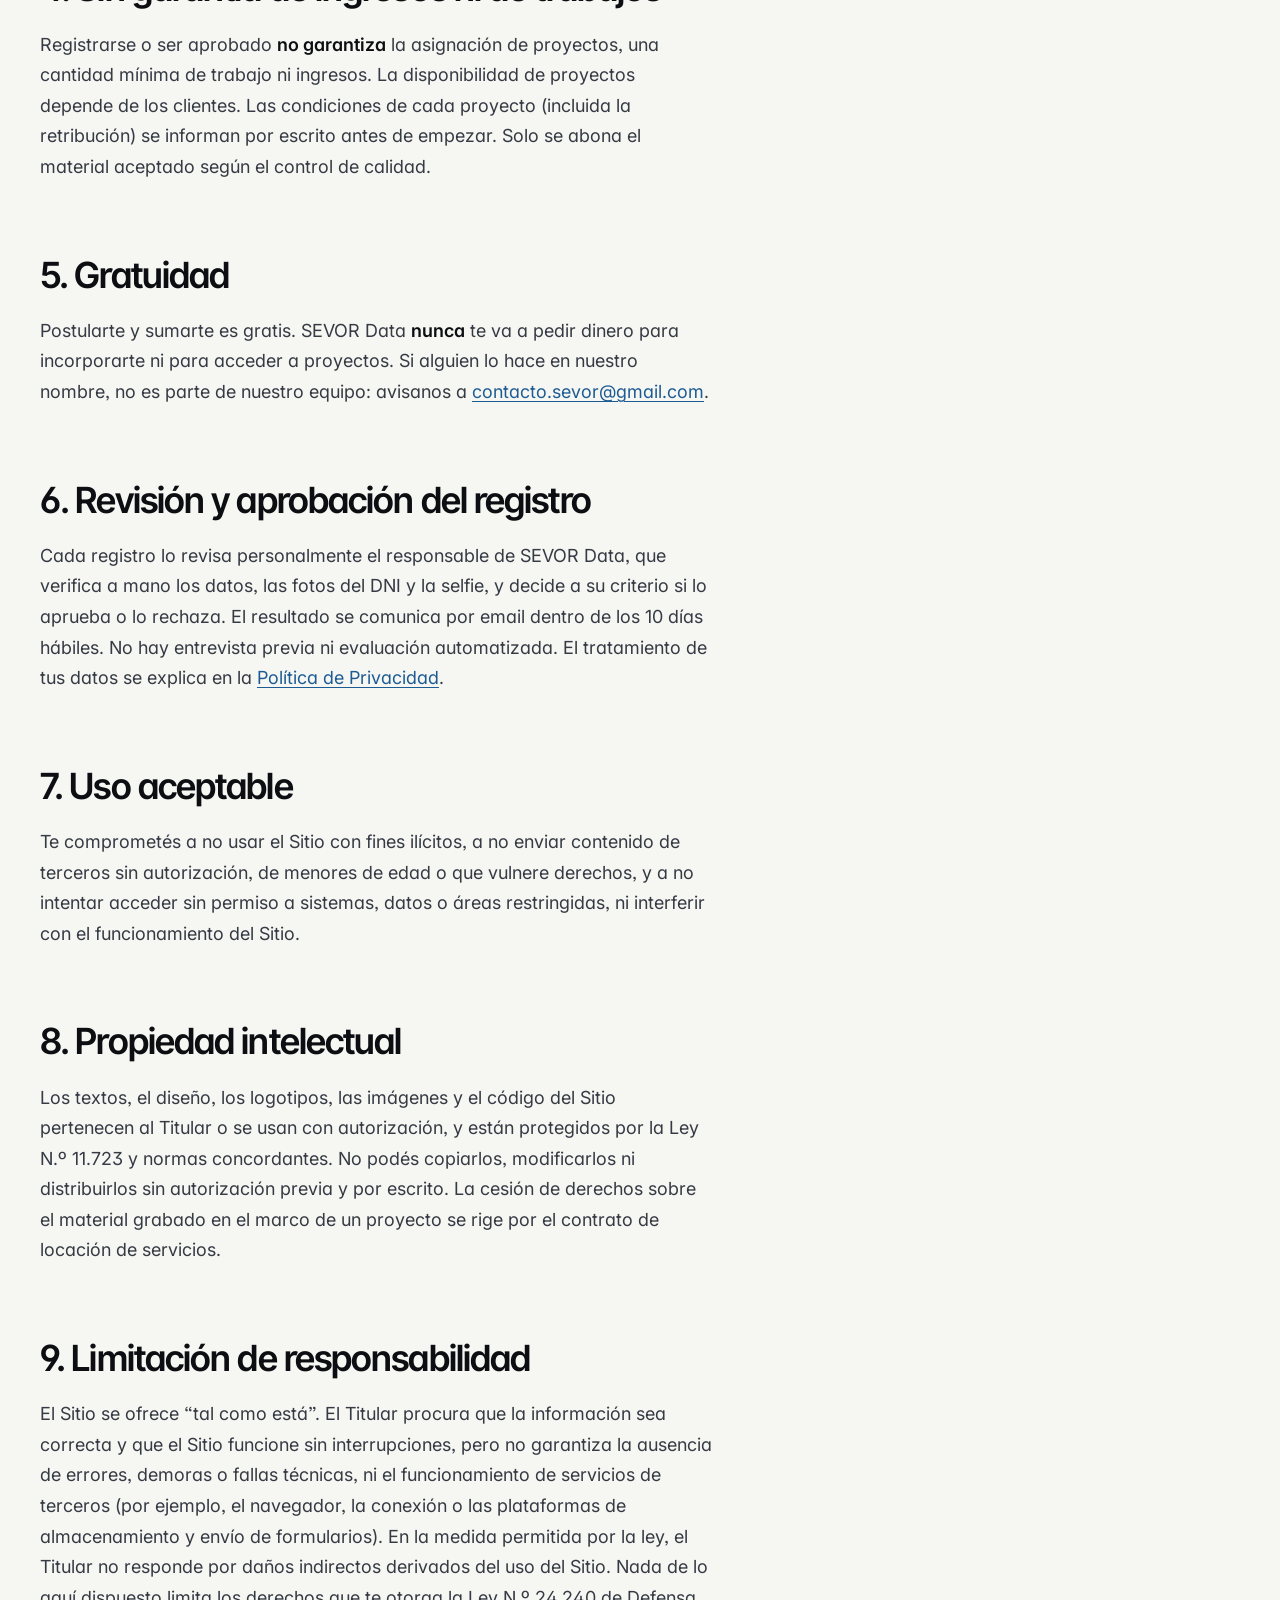
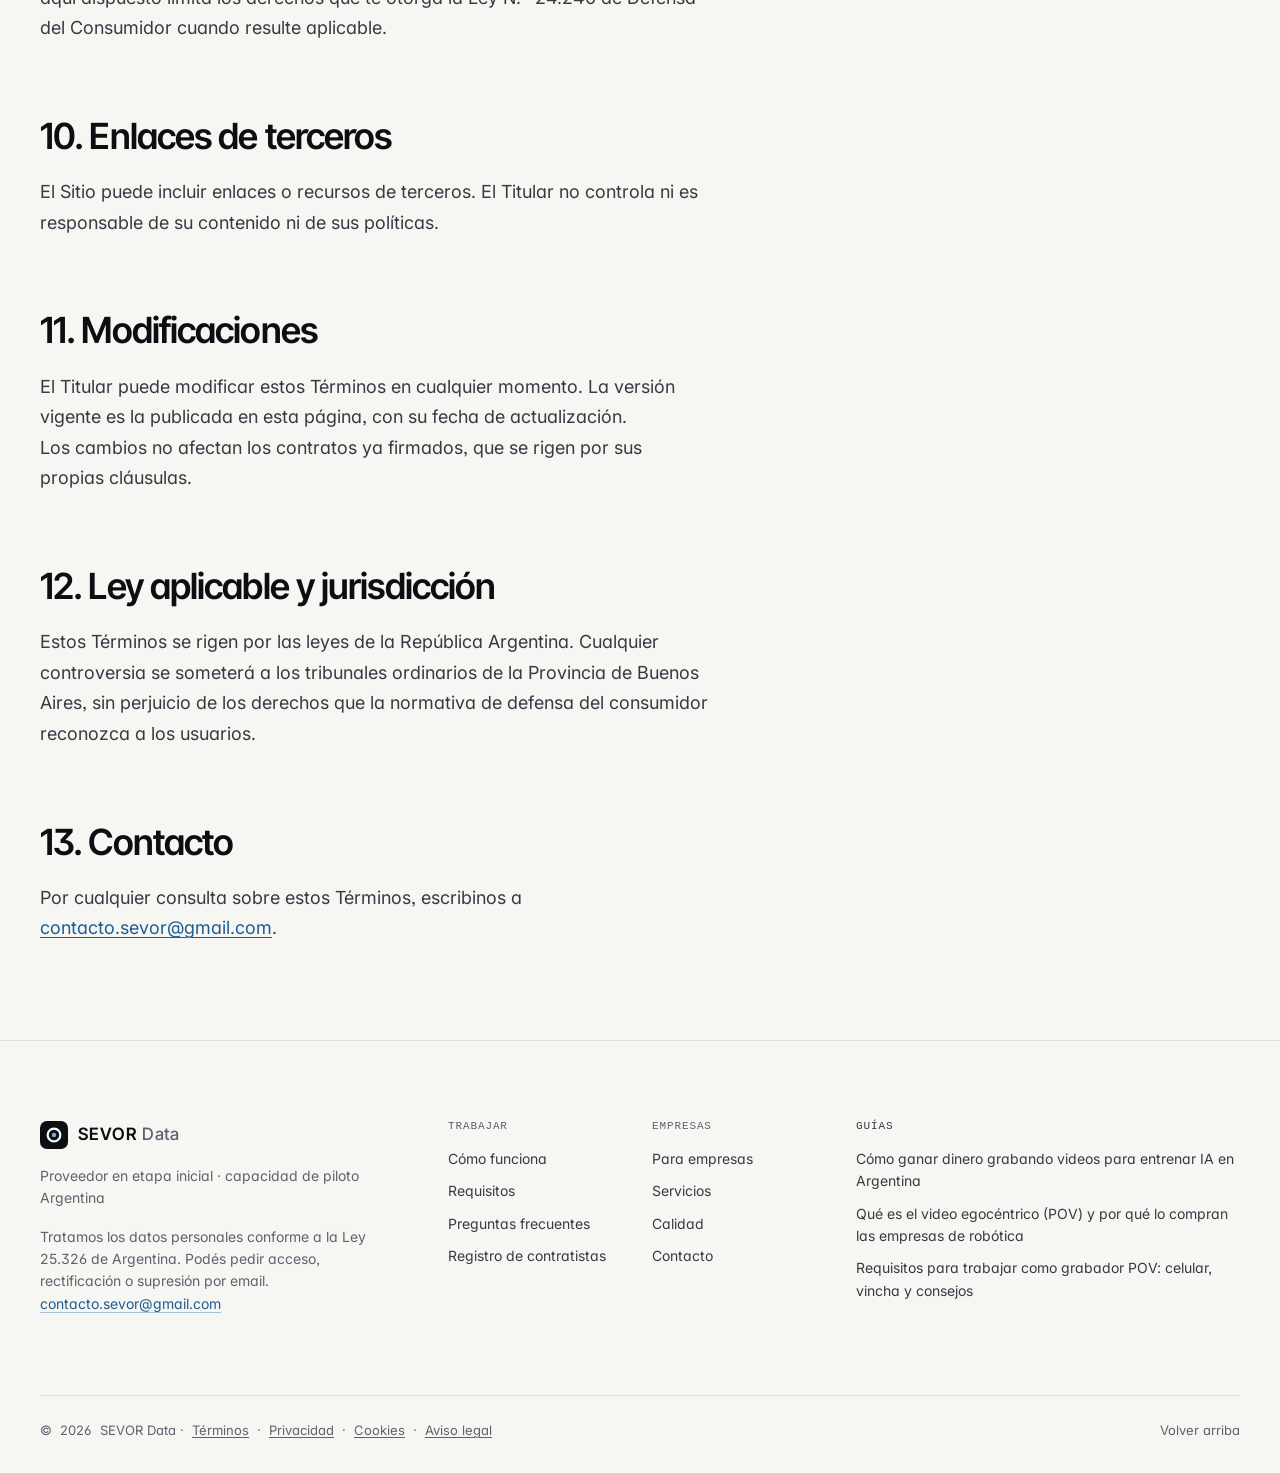
<file: legal/terminos.html>
<!doctype html>
<html lang="es-AR">
<head>
  <meta charset="utf-8">
  <meta name="viewport" content="width=device-width, initial-scale=1, viewport-fit=cover">
  <title>Términos y Condiciones | SEVOR Data</title>
  <meta name="description" content="Términos y Condiciones de uso del sitio de SEVOR Data y de la postulación como contratista independiente para grabar video POV en Argentina.">
  <meta name="robots" content="index, follow">
  <meta name="theme-color" content="#f6f6f3">
  <link rel="canonical" href="https://sevordata.dev.ar/legal/terminos.html">
  <link rel="icon" href="/favicon.svg" type="image/svg+xml">
  <link rel="apple-touch-icon" href="/assets/img/apple-touch-icon.png">

  <meta property="og:type" content="website">
  <meta property="og:site_name" content="SEVOR Data">
  <meta property="og:locale" content="es_AR">
  <meta property="og:title" content="Términos y Condiciones | SEVOR Data">
  <meta property="og:description" content="Términos y Condiciones de uso del sitio de SEVOR Data y de la postulación como contratista independiente para grabar video POV en Argentina.">
  <meta property="og:url" content="https://sevordata.dev.ar/legal/terminos.html">
  <meta property="og:image" content="https://sevordata.dev.ar/assets/img/og-image.png">
  <meta property="og:image:width" content="1200">
  <meta property="og:image:height" content="630">
  <meta property="og:image:alt" content="SEVOR Data: video POV en primera persona para entrenar IA, desde Argentina">
  <meta name="twitter:card" content="summary_large_image">
  <meta name="twitter:title" content="Términos y Condiciones | SEVOR Data">
  <meta name="twitter:description" content="Términos y Condiciones de uso del sitio de SEVOR Data y de la postulación como contratista independiente para grabar video POV en Argentina.">
  <meta name="twitter:image" content="https://sevordata.dev.ar/assets/img/og-image.png">

  <script>document.documentElement.classList.add("js");</script>
  <link rel="preconnect" href="https://fonts.googleapis.com">
  <link rel="preconnect" href="https://fonts.gstatic.com" crossorigin>
  <link rel="preload" as="style" href="https://fonts.googleapis.com/css2?family=Inter:wght@400;500;600&family=Inter+Tight:wght@500;600&family=Instrument+Serif:ital@0;1&display=swap" onload="this.onload=null;this.rel='stylesheet'">
  <noscript><link rel="stylesheet" href="https://fonts.googleapis.com/css2?family=Inter:wght@400;500;600&family=Inter+Tight:wght@500;600&family=Instrument+Serif:ital@0;1&display=swap"></noscript>
  <link rel="stylesheet" href="/assets/css/style.css">
  <script type="application/ld+json">
{"@context":"https://schema.org","@graph":[{"@type":"WebPage","@id":"https://sevordata.dev.ar/legal/terminos.html#webpage","url":"https://sevordata.dev.ar/legal/terminos.html","name":"Términos y Condiciones | SEVOR Data","description":"Términos y Condiciones de uso del sitio de SEVOR Data y de la postulación como contratista independiente para grabar video POV en Argentina.","inLanguage":"es-AR","isPartOf":{"@id":"https://sevordata.dev.ar/#website"},"publisher":{"@id":"https://sevordata.dev.ar/#org"},"dateModified":"2026-10-31"},{"@type":"BreadcrumbList","itemListElement":[{"@type":"ListItem","position":1,"name":"Inicio","item":"https://sevordata.dev.ar/"},{"@type":"ListItem","position":2,"name":"Términos y Condiciones","item":"https://sevordata.dev.ar/legal/terminos.html"}]}]}
  </script>
  <script src="/assets/js/config.js" defer></script>
  <script src="/assets/js/main.js" defer></script>
</head>
<body id="top" data-page="legal">
  <a class="skip" href="#main">Saltar al contenido</a>

  <header class="site-header" data-header>
    <div class="container header-inner">
      <a class="brand" href="/" aria-label="SEVOR Data inicio"><svg class="brand-mark" viewBox="0 0 32 32" aria-hidden="true"><rect width="32" height="32" rx="8" fill="#0c0e12"/><circle cx="16" cy="16" r="7.25" fill="none" stroke="#fff" stroke-width="2.5"/><circle cx="16" cy="16" r="2.6" fill="#6cace4"/></svg><span class="brand-word">SEVOR<span>Data</span></span></a>
      <nav class="primary-nav" aria-label="Principal">
        <ul>
          <li><a href="/#como-funciona">Cómo funciona</a></li>
          <li><a href="/#requisitos">Requisitos</a></li>
          <li><a href="/#preguntas">Preguntas</a></li>
          <li><a href="/guias/">Guías</a></li>
          <li><a href="/para-empresas.html">Para empresas</a></li>
        </ul>
      </nav>
      <div class="header-actions">
        
        <a class="btn btn-primary btn-sm header-cta" href="/registro.html">Quiero trabajar</a>
        <button class="menu-toggle" type="button" aria-expanded="false" aria-controls="mobile-menu" aria-label="Menú"><span></span></button>
      </div>
    </div>
    <div class="mobile-menu" id="mobile-menu" hidden>
      <div class="container">
        <nav aria-label="Móvil"><ul>
          <li><a href="/#como-funciona">Cómo funciona</a></li>
          <li><a href="/#requisitos">Requisitos</a></li>
          <li><a href="/#preguntas">Preguntas</a></li>
          <li><a href="/guias/">Guías</a></li>
          <li><a href="/para-empresas.html">Para empresas</a></li>
        </ul></nav>
        <div class="cta-row">
          <a class="btn btn-primary" href="/registro.html">Quiero trabajar</a>
          <a class="btn btn-secondary" href="/para-empresas.html">Para empresas</a>
        </div>
      </div>
    </div>
  </header>


  <main id="main" class="article-page">
    <div class="container">
      <nav class="crumbs" aria-label="Ruta"><ol><li><a href="/">Inicio</a></li><li aria-current="page">Términos y Condiciones</li></ol></nav>
      <header class="article-head">
        <p class="eyebrow">Legal</p>
        <h1>Términos y Condiciones</h1>
        <p class="legal-updated">Última actualización: 31 de octubre de 2026</p>
      </header>
      <article class="prose" lang="es-AR">
<p>Estos Términos y Condiciones regulan el uso del sitio <strong>sevordata.dev.ar</strong> (el “Sitio”) y la postulación para prestar servicios a <strong>SEVOR Data</strong>, nombre de fantasía de Demian Niyen Velazco (el “Titular”), con actividad en la República Argentina. Al usar el Sitio o enviar el formulario de registro, aceptás estos Términos. Si no estás de acuerdo, no uses el Sitio.</p>
<h2>1. Objeto del Sitio</h2>
<p>El Sitio informa sobre los servicios de SEVOR Data (captura de video egocéntrico o POV para el entrenamiento de inteligencia artificial y robótica) y permite a personas interesadas postularse como contratistas independientes: registrarse con sus datos, fotos del DNI y una selfie con el DNI, y firmar un contrato de locación de servicios que entra en vigencia cuando SEVOR Data lo aprueba por email.</p>
<h2>2. Requisitos para postularte</h2>
<ul><li>Ser mayor de 18 años y tener capacidad legal para contratar.</li><li>Vivir en la República Argentina.</li><li>Brindar información verdadera, completa y actualizada. La información falsa puede dar lugar al rechazo de la postulación o a la rescisión del contrato.</li></ul>
<h2>3. Contratista independiente, sin relación laboral</h2>
<p>La postulación y, en su caso, el contrato que se firme, son de naturaleza civil y comercial (locación de servicios, arts. 1251 y siguientes del Código Civil y Comercial de la Nación). Quien presta los servicios lo hace en forma autónoma, con sus propios equipos, eligiendo sus días y horarios, sin exclusividad y sin relación de dependencia laboral con el Titular. Cada contratista es responsable de su inscripción ante ARCA (monotributo u otro régimen) y de emitir las facturas correspondientes.</p>
<h2>4. Sin garantía de ingresos ni de trabajos</h2>
<p>Registrarse o ser aprobado <strong>no garantiza</strong> la asignación de proyectos, una cantidad mínima de trabajo ni ingresos. La disponibilidad de proyectos depende de los clientes. Las condiciones de cada proyecto (incluida la retribución) se informan por escrito antes de empezar. Solo se abona el material aceptado según el control de calidad.</p>
<h2>5. Gratuidad</h2>
<p>Postularte y sumarte es gratis. SEVOR Data <strong>nunca</strong> te va a pedir dinero para incorporarte ni para acceder a proyectos. Si alguien lo hace en nuestro nombre, no es parte de nuestro equipo: avisanos a <a href="mailto:contacto.sevor@gmail.com">contacto.sevor@gmail.com</a>.</p>
<h2>6. Revisión y aprobación del registro</h2>
<p>Cada registro lo revisa personalmente el responsable de SEVOR Data, que verifica a mano los datos, las fotos del DNI y la selfie, y decide a su criterio si lo aprueba o lo rechaza. El resultado se comunica por email dentro de los 10 días hábiles. No hay entrevista previa ni evaluación automatizada. El tratamiento de tus datos se explica en la <a href="/legal/privacidad.html">Política de Privacidad</a>.</p>
<h2>7. Uso aceptable</h2>
<p>Te comprometés a no usar el Sitio con fines ilícitos, a no enviar contenido de terceros sin autorización, de menores de edad o que vulnere derechos, y a no intentar acceder sin permiso a sistemas, datos o áreas restringidas, ni interferir con el funcionamiento del Sitio.</p>
<h2>8. Propiedad intelectual</h2>
<p>Los textos, el diseño, los logotipos, las imágenes y el código del Sitio pertenecen al Titular o se usan con autorización, y están protegidos por la Ley N.º 11.723 y normas concordantes. No podés copiarlos, modificarlos ni distribuirlos sin autorización previa y por escrito. La cesión de derechos sobre el material grabado en el marco de un proyecto se rige por el contrato de locación de servicios.</p>
<h2>9. Limitación de responsabilidad</h2>
<p>El Sitio se ofrece “tal como está”. El Titular procura que la información sea correcta y que el Sitio funcione sin interrupciones, pero no garantiza la ausencia de errores, demoras o fallas técnicas, ni el funcionamiento de servicios de terceros (por ejemplo, el navegador, la conexión o las plataformas de almacenamiento y envío de formularios). En la medida permitida por la ley, el Titular no responde por daños indirectos derivados del uso del Sitio. Nada de lo aquí dispuesto limita los derechos que te otorga la Ley N.º 24.240 de Defensa del Consumidor cuando resulte aplicable.</p>
<h2>10. Enlaces de terceros</h2>
<p>El Sitio puede incluir enlaces o recursos de terceros. El Titular no controla ni es responsable de su contenido ni de sus políticas.</p>
<h2>11. Modificaciones</h2>
<p>El Titular puede modificar estos Términos en cualquier momento. La versión vigente es la publicada en esta página, con su fecha de actualización. Los cambios no afectan los contratos ya firmados, que se rigen por sus propias cláusulas.</p>
<h2>12. Ley aplicable y jurisdicción</h2>
<p>Estos Términos se rigen por las leyes de la República Argentina. Cualquier controversia se someterá a los tribunales ordinarios de la Provincia de Buenos Aires, sin perjuicio de los derechos que la normativa de defensa del consumidor reconozca a los usuarios.</p>
<h2>13. Contacto</h2>
<p>Por cualquier consulta sobre estos Términos, escribinos a <a href="mailto:contacto.sevor@gmail.com">contacto.sevor@gmail.com</a>.</p>
      </article>
    </div>
  </main>


  <footer class="site-footer">
    <div class="container">
      <div class="grid-12 foot-grid">
        <div class="foot-brand">
          <a class="brand" href="/" aria-label="SEVOR Data inicio"><svg class="brand-mark" viewBox="0 0 32 32" aria-hidden="true"><rect width="32" height="32" rx="8" fill="#0c0e12"/><circle cx="16" cy="16" r="7.25" fill="none" stroke="#fff" stroke-width="2.5"/><circle cx="16" cy="16" r="2.6" fill="#6cace4"/></svg><span class="brand-word">SEVOR<span>Data</span></span></a>
          <p><span>Proveedor en etapa inicial · capacidad de piloto</span><br><span>Argentina</span></p>
          <p><span>Tratamos los datos personales conforme a la Ley 25.326 de Argentina. Podés pedir acceso, rectificación o supresión por email.</span><br><a class="link" href="mailto:contacto.sevor@gmail.com" data-email-text>contacto.sevor@gmail.com</a></p>
        </div>
        <nav class="foot-col" aria-labelledby="f-work">
          <h2 id="f-work">Trabajar</h2>
          <ul>
            <li><a href="/#como-funciona">Cómo funciona</a></li>
            <li><a href="/#requisitos">Requisitos</a></li>
            <li><a href="/#preguntas">Preguntas frecuentes</a></li>
            <li><a href="/registro.html">Registro de contratistas</a></li>
          </ul>
        </nav>
        <nav class="foot-col" aria-labelledby="f-biz">
          <h2 id="f-biz">Empresas</h2>
          <ul>
            <li><a href="/para-empresas.html">Para empresas</a></li>
            <li><a href="/para-empresas.html#servicios">Servicios</a></li>
            <li><a href="/para-empresas.html#calidad">Calidad</a></li>
            <li><a href="/para-empresas.html#contacto">Contacto</a></li>
          </ul>
        </nav>
        <nav class="foot-col is-wide" aria-labelledby="f-guides">
          <h2 id="f-guides"><a href="/guias/">Guías</a></h2>
          <ul lang="es-AR">
            <li><a href="/guias/ganar-dinero-grabando-videos-para-ia.html">Cómo ganar dinero grabando videos para entrenar IA en Argentina</a></li>
            <li><a href="/guias/que-es-el-video-egocentrico-pov.html">Qué es el video egocéntrico (POV) y por qué lo compran las empresas de robótica</a></li>
            <li><a href="/guias/requisitos-grabador-pov-celular-vincha.html">Requisitos para trabajar como grabador POV: celular, vincha y consejos</a></li>
          </ul>
        </nav>
      </div>
      <div class="foot-bottom">
        <span class="legal-links">© <span id="year">2026</span> SEVOR Data · <a href="/legal/terminos.html">Términos</a> · <a href="/legal/privacidad.html">Privacidad</a> · <a href="/legal/cookies.html">Cookies</a> · <a href="/legal/aviso-legal.html">Aviso legal</a></span>
        <a class="to-top" href="#top">Volver arriba</a>
      </div>
    </div>
  </footer>
</body>
</html>
</file>
<file: assets/css/style.css>
/* ==========================================================================
   SEVOR Data — design system & site styles
   1. Tokens   2. Base   3. Layout   4. Type   5. Components
   6. Header   7. Sections (index)   8. Registration   9. Utility/motion
   ========================================================================== */

/* 1. TOKENS -------------------------------------------------------------- */
:root {
  /* Neutrals (warm paper + cool ink) */
  --paper: #f6f6f3;
  --paper-2: #efefea;
  --surface: #ffffff;
  --ink: #0c0e12;
  --ink-2: #353a43;      /* body copy on paper: 11:1 */
  --ink-3: #5c636d;      /* secondary copy on paper: 5.8:1 */
  --ink-4: #6b717b;      /* tertiary text / mono labels: 4.5:1 on paper */
  --line: #e2e2dc;
  --line-strong: #cbcbc3;

  /* Night (dark bands) */
  --night: #0b0d11;
  --night-2: #13161c;
  --night-3: #1c2028;
  --night-line: rgba(255, 255, 255, .10);
  --night-text: #eceef1;
  --night-muted: #a4aab3;  /* 8.3:1 on --night */

  /* One accent: Argentine celeste */
  --celeste: #6cace4;      /* fills / on dark */
  --celeste-ink: #1d5c93;  /* text & links on paper: 6.6:1 */
  --celeste-wash: #e6f0fa;

  /* Status */
  --danger: #b42318;
  --danger-wash: #fdf1f0;
  --ok: #17663f;
  --ok-wash: #ecf6f0;
  --warn-wash: #fbf6e9;
  --warn-line: #ead9a8;

  /* Type */
  --font-sans: "Inter", ui-sans-serif, system-ui, -apple-system, "Segoe UI", Roboto, Arial, sans-serif;
  --font-display: "Inter Tight", "Inter", ui-sans-serif, system-ui, -apple-system, "Segoe UI", Arial, sans-serif;
  --font-serif: "Instrument Serif", "Iowan Old Style", Georgia, "Times New Roman", serif;
  --font-mono: ui-monospace, "SF Mono", SFMono-Regular, Menlo, Consolas, "Liberation Mono", monospace;

  --fs-xs: .75rem;      /* 12 */
  --fs-sm: .875rem;     /* 14 */
  --fs-base: 1rem;      /* 16 */
  --fs-md: 1.125rem;    /* 18 */
  --fs-lg: 1.25rem;     /* 20 */
  --fs-xl: 1.5rem;      /* 24 */
  --fs-2xl: clamp(1.75rem, 1.35rem + 1.2vw, 2.25rem);
  --fs-3xl: clamp(2.125rem, 1.4rem + 2.4vw, 3.375rem);
  --fs-display: clamp(2.5rem, 1.4rem + 4.1vw, 4.5rem);

  /* 8px spacing scale */
  --sp-0: .25rem;  /* 4 */
  --sp-1: .5rem;   /* 8 */
  --sp-2: 1rem;    /* 16 */
  --sp-3: 1.5rem;  /* 24 */
  --sp-4: 2rem;    /* 32 */
  --sp-5: 2.5rem;  /* 40 */
  --sp-6: 3rem;    /* 48 */
  --sp-8: 4rem;    /* 64 */
  --sp-10: 5rem;   /* 80 */
  --sp-12: 6rem;   /* 96 */
  --sp-16: 8rem;   /* 128 */
  --section-y: clamp(4.5rem, 3rem + 6vw, 8.5rem);

  /* Grid */
  --container: 1200px;
  --gutter: clamp(1rem, .6rem + 1.4vw, 1.5rem);
  --page-x: clamp(1.25rem, .5rem + 3vw, 2.5rem);

  /* Shape */
  --r-xs: 4px;
  --r-sm: 6px;
  --r-md: 10px;
  --r-lg: 16px;
  --r-xl: 24px;
  --r-pill: 999px;
  --hairline: 1px solid var(--line);

  --sh-1: 0 1px 2px rgba(12, 14, 18, .05);
  --sh-2: 0 1px 2px rgba(12, 14, 18, .05), 0 6px 20px -10px rgba(12, 14, 18, .18);
  --sh-3: 0 2px 4px rgba(12, 14, 18, .04), 0 24px 48px -24px rgba(12, 14, 18, .28);
  --focus: 0 0 0 3px var(--paper), 0 0 0 5px var(--celeste-ink);

  /* Motion */
  --ease-out: cubic-bezier(.2, .8, .2, 1);
  --ease-in-out: cubic-bezier(.65, 0, .35, 1);
  --dur-1: 120ms;
  --dur-2: 200ms;
  --dur-3: 360ms;
  --dur-4: 720ms;

  --header-h: 72px;
  --header-h-sm: 60px;
}

/* 2. BASE ---------------------------------------------------------------- */
*, *::before, *::after { box-sizing: border-box; }
html { -webkit-text-size-adjust: 100%; text-size-adjust: 100%; scroll-behavior: smooth; scroll-padding-top: calc(var(--header-h-sm) + var(--sp-2)); }
body {
  margin: 0;
  background: var(--paper);
  color: var(--ink-2);
  font: 400 var(--fs-base)/1.6 var(--font-sans);
  font-feature-settings: "cv11", "ss01", "ss03";
  -webkit-font-smoothing: antialiased;
  -moz-osx-font-smoothing: grayscale;
  text-rendering: optimizeLegibility;
  overflow-x: hidden;
}
img, svg, video, canvas, picture { display: block; max-width: 100%; }
img { height: auto; }
a { color: inherit; text-decoration: none; }
button, input, select, textarea { font: inherit; color: inherit; }
button { cursor: pointer; }
p, h1, h2, h3, h4, ul, ol, dl, dd, figure { margin: 0; }
:where(ul, ol)[role="list"] { list-style: none; padding: 0; }
:focus-visible { outline: none; box-shadow: var(--focus); border-radius: var(--r-xs); }
::selection { background: var(--celeste); color: var(--ink); }
[hidden] { display: none !important; }

.skip {
  position: absolute; left: var(--sp-2); top: -100px; z-index: 100;
  background: var(--ink); color: #fff; padding: var(--sp-1) var(--sp-2); border-radius: var(--r-sm);
  font-size: var(--fs-sm); font-weight: 500;
}
.skip:focus { top: var(--sp-2); }
.visually-hidden, .hp {
  position: absolute !important; width: 1px; height: 1px; padding: 0; margin: -1px;
  overflow: hidden; clip: rect(0 0 0 0); white-space: nowrap; border: 0;
}

/* 3. LAYOUT -------------------------------------------------------------- */
.container { width: 100%; max-width: calc(var(--container) + 2 * var(--page-x)); margin-inline: auto; padding-inline: var(--page-x); }
.grid-12 { display: grid; grid-template-columns: repeat(12, minmax(0, 1fr)); column-gap: var(--gutter); }
.section { padding-block: var(--section-y); position: relative; }
.section + .section.is-flush { padding-top: 0; }
.section--white { background: var(--surface); border-block: var(--hairline); }
.section--night { background: var(--night); color: var(--night-muted); }

/* 4. TYPE ---------------------------------------------------------------- */
h1, h2, h3, h4 { font-family: var(--font-display); color: var(--ink); font-weight: 600; text-wrap: balance; }
h1 { font-size: var(--fs-display); line-height: 1.02; letter-spacing: -.038em; }
h2 { font-size: var(--fs-3xl); line-height: 1.06; letter-spacing: -.032em; }
h3 { font-size: var(--fs-xl); line-height: 1.2; letter-spacing: -.018em; }
h4 { font-size: var(--fs-md); line-height: 1.35; letter-spacing: -.01em; }
p { text-wrap: pretty; }
.serif, h1 em, h2 em, .em-host em {
  font-family: var(--font-serif); font-style: italic; font-weight: 400;
  letter-spacing: -.012em; font-size: 1.08em; line-height: 0; /* keep line box stable */
}
.section--night h2, .section--night h3 { color: var(--night-text); }
.section--night h2 em { color: var(--celeste); }

.lead { font-size: var(--fs-md); line-height: 1.55; color: var(--ink-3); max-width: 38em; }
@media (min-width: 1024px) { .lead { font-size: 1.1875rem; } }
.section--night .lead { color: var(--night-muted); }

.eyebrow {
  display: inline-flex; align-items: center; gap: .625rem;
  font: 500 var(--fs-xs)/1 var(--font-mono); letter-spacing: .08em; text-transform: uppercase; color: var(--ink-3);
}
.eyebrow::before { content: ""; width: 6px; height: 6px; background: var(--celeste); border-radius: 1px; flex: none; }
.section--night .eyebrow { color: var(--night-muted); }
.mono { font-family: var(--font-mono); font-size: var(--fs-xs); letter-spacing: .04em; }
.muted { color: var(--ink-3); }
.small { font-size: var(--fs-sm); line-height: 1.55; }
.link { color: var(--celeste-ink); text-decoration: underline; text-decoration-thickness: 1px; text-underline-offset: 3px; text-decoration-color: color-mix(in srgb, currentColor 35%, transparent); transition: text-decoration-color var(--dur-2); }
.link:hover { text-decoration-color: currentColor; }

.section-head { display: grid; gap: var(--sp-2); margin-bottom: var(--sp-8); max-width: 46rem; }
.section-head h2 { margin-top: var(--sp-0); }
@media (min-width: 1024px) {
  .section-head.is-split { max-width: none; grid-template-columns: repeat(12, minmax(0, 1fr)); column-gap: var(--gutter); align-items: end; }
  .section-head.is-split > .head-main { grid-column: 1 / span 7; display: grid; gap: var(--sp-2); }
  .section-head.is-split > .lead { grid-column: 9 / span 4; }
}

/* 5. COMPONENTS ---------------------------------------------------------- */
/* Buttons */
.btn {
  --btn-h: 46px;
  display: inline-flex; align-items: center; justify-content: center; gap: .5rem;
  height: var(--btn-h); padding: 0 1.125rem; border-radius: var(--r-md);
  font: 500 .9375rem/1 var(--font-sans); letter-spacing: -.005em; white-space: nowrap;
  border: 1px solid transparent; cursor: pointer; user-select: none;
  transition: background-color var(--dur-2) var(--ease-out), border-color var(--dur-2) var(--ease-out),
              color var(--dur-2) var(--ease-out), box-shadow var(--dur-2) var(--ease-out), transform var(--dur-2) var(--ease-out);
}
.btn:active { transform: translateY(1px); }
.btn[disabled] { opacity: .55; cursor: not-allowed; transform: none; }
.btn-sm { --btn-h: 38px; padding: 0 .875rem; font-size: var(--fs-sm); border-radius: 9px; }
.btn-lg { --btn-h: 52px; padding: 0 1.375rem; font-size: 1rem; }
.btn-primary { background: var(--ink); color: #fff; box-shadow: inset 0 1px 0 rgba(255, 255, 255, .12), var(--sh-1); }
.btn-primary:hover { background: #262a33; }
.btn-secondary { background: var(--surface); color: var(--ink); border-color: var(--line-strong); box-shadow: var(--sh-1); }
.btn-secondary:hover { border-color: var(--ink-4); background: #fbfbf9; }
.btn-quiet { background: transparent; color: var(--ink-2); }
.btn-quiet:hover { background: rgba(12, 14, 18, .05); color: var(--ink); }
.btn .arrow { width: 16px; height: 16px; flex: none; transition: transform var(--dur-2) var(--ease-out); }
.btn:hover .arrow { transform: translateX(2px); }
.on-night .btn-primary, .section--night .btn-primary { background: #fff; color: var(--ink); box-shadow: none; }
.on-night .btn-primary:hover, .section--night .btn-primary:hover { background: #dfe3e8; }
.on-night .btn-secondary, .section--night .btn-secondary { background: transparent; color: var(--night-text); border-color: rgba(255, 255, 255, .22); box-shadow: none; }
.on-night .btn-secondary:hover, .section--night .btn-secondary:hover { border-color: rgba(255, 255, 255, .5); background: rgba(255, 255, 255, .04); }
.section--night :focus-visible { box-shadow: 0 0 0 3px var(--night), 0 0 0 5px var(--celeste); }
.cta-row { display: flex; flex-wrap: wrap; gap: .75rem; align-items: center; }

/* Pills & tags */
.pill {
  display: inline-flex; align-items: center; gap: .5rem; height: 30px; padding: 0 .75rem 0 .625rem;
  border: var(--hairline); border-radius: var(--r-pill); background: var(--surface);
  font-size: var(--fs-sm); font-weight: 500; color: var(--ink-2); box-shadow: var(--sh-1);
}
.pill .dot { width: 7px; height: 7px; border-radius: 50%; background: var(--ok); box-shadow: 0 0 0 3px var(--ok-wash); }

/* Tick list */
.ticks { list-style: none; padding: 0; display: grid; gap: .75rem; }
.ticks li { position: relative; padding-left: 1.75rem; line-height: 1.5; }
.ticks li::before {
  content: ""; position: absolute; left: 0; top: .2em; width: 1.125rem; height: 1.125rem; border-radius: 50%;
  background: var(--celeste-wash) url("data:image/svg+xml,%3Csvg xmlns='http://www.w3.org/2000/svg' viewBox='0 0 16 16' fill='none' stroke='%231d5c93' stroke-width='2' stroke-linecap='round' stroke-linejoin='round'%3E%3Cpath d='m4.5 8.2 2.3 2.3 4.7-5'/%3E%3C/svg%3E") center/12px no-repeat;
}
.ticks.is-ruled { gap: 0; }
.ticks.is-ruled li { padding-block: .875rem; border-top: var(--hairline); padding-left: 2rem; }
.ticks.is-ruled li::before { top: calc(.875rem + .2em); }
.ticks.is-ruled li:last-child { border-bottom: var(--hairline); }

/* Callouts */
.callout {
  display: flex; gap: .75rem; align-items: flex-start; padding: .875rem 1rem; border-radius: var(--r-md);
  border: 1px solid var(--line); background: var(--surface); font-size: var(--fs-sm); line-height: 1.5; color: var(--ink-2);
}
.callout svg { width: 18px; height: 18px; flex: none; margin-top: 1px; color: var(--ink-3); }
.callout.is-warn { background: var(--warn-wash); border-color: var(--warn-line); color: #4a3a0c; }
.callout.is-warn svg { color: #8a6514; }
.callout.is-info { background: var(--celeste-wash); border-color: #c8dcf0; color: #183f62; }
.callout.is-info svg { color: var(--celeste-ink); }

/* Media frames */
.media { position: relative; overflow: hidden; border-radius: var(--r-lg); background: var(--paper-2); isolation: isolate; }
.media picture { width: 100%; height: 100%; }
.media img { width: 100%; height: 100%; object-fit: cover; }
.media::after { content: ""; position: absolute; inset: 0; border-radius: inherit; box-shadow: inset 0 0 0 1px rgba(12, 14, 18, .08); pointer-events: none; }
.media-tag {
  position: absolute; left: var(--sp-2); top: var(--sp-2); z-index: 1;
  display: inline-flex; align-items: center; gap: .5rem; height: 28px; padding: 0 .625rem; border-radius: var(--r-sm);
  background: rgba(12, 14, 18, .62); color: #fff; backdrop-filter: blur(8px); -webkit-backdrop-filter: blur(8px);
  font: 500 11px/1 var(--font-mono); letter-spacing: .08em; text-transform: uppercase;
}
.media-tag .rec { width: 7px; height: 7px; border-radius: 50%; background: #ff5a4e; }
.figcap { margin-top: .875rem; display: flex; gap: .75rem; align-items: baseline; font-size: var(--fs-sm); color: var(--ink-3); }
.figcap .mono { color: var(--ink-4); flex: none; }

/* 6. HEADER -------------------------------------------------------------- */
.site-header {
  position: sticky; top: 0; z-index: 50;
  background: rgba(246, 246, 243, .72);
  backdrop-filter: saturate(1.6) blur(14px); -webkit-backdrop-filter: saturate(1.6) blur(14px);
  border-bottom: 1px solid transparent;
  transition: border-color var(--dur-3) var(--ease-out), background-color var(--dur-3) var(--ease-out);
}
.site-header.is-condensed { border-bottom-color: var(--line); background: rgba(246, 246, 243, .86); }
.header-inner { display: flex; align-items: center; gap: var(--sp-4); height: var(--header-h); transition: height var(--dur-3) var(--ease-out); }
.site-header.is-condensed .header-inner { height: var(--header-h-sm); }

.brand { display: inline-flex; align-items: center; gap: .625rem; color: var(--ink); flex: none; }
.brand-mark { width: 28px; height: 28px; flex: none; }
.brand-word { font: 600 1.0625rem/1 var(--font-display); letter-spacing: .06em; }
.brand-word span { font-weight: 500; color: var(--ink-3); letter-spacing: .02em; margin-left: .3em; }

.primary-nav { margin-left: auto; }
.primary-nav ul { display: flex; gap: .25rem; list-style: none; padding: 0; }
.primary-nav a {
  display: inline-flex; align-items: center; height: 36px; padding: 0 .75rem; border-radius: var(--r-sm);
  font-size: var(--fs-sm); font-weight: 500; color: var(--ink-3); transition: color var(--dur-2), background-color var(--dur-2);
}
.primary-nav a:hover, .primary-nav a[aria-current="true"] { color: var(--ink); background: rgba(12, 14, 18, .045); }
.header-actions { display: flex; align-items: center; gap: .5rem; margin-left: auto; }
.primary-nav + .header-actions { margin-left: var(--sp-1); }

/* Language selector */
.lang { position: relative; }
.lang-btn {
  display: inline-flex; align-items: center; gap: .5rem; height: 38px; padding: 0 .625rem 0 .5rem;
  border: 1px solid transparent; border-radius: 9px; background: transparent; color: var(--ink-2);
  font-size: var(--fs-sm); font-weight: 500; transition: background-color var(--dur-2), border-color var(--dur-2);
}
.lang-btn:hover, .lang.open .lang-btn { background: rgba(12, 14, 18, .045); }
.lang-btn .chev { width: 14px; height: 14px; color: var(--ink-3); transition: transform var(--dur-2) var(--ease-out); }
.lang.open .lang-btn .chev { transform: rotate(180deg); }
.flag { width: 20px; height: 14px; border-radius: 2.5px; overflow: hidden; flex: none; box-shadow: 0 0 0 1px rgba(12, 14, 18, .14); }
.flag svg { width: 100%; height: 100%; }
.lang-code { font-family: var(--font-mono); font-size: 12px; letter-spacing: .06em; }
.lang-menu {
  position: absolute; right: 0; top: calc(100% + 8px); min-width: 216px; padding: 6px; z-index: 60;
  background: var(--surface); border: var(--hairline); border-radius: var(--r-md); box-shadow: var(--sh-3);
  opacity: 0; visibility: hidden; transform: translateY(-4px) scale(.98); transform-origin: top right;
  transition: opacity var(--dur-2) var(--ease-out), transform var(--dur-2) var(--ease-out), visibility 0s linear var(--dur-2);
}
.lang.open .lang-menu { opacity: 1; visibility: visible; transform: none; transition-delay: 0s; }
.lang-menu button {
  display: flex; align-items: center; gap: .75rem; width: 100%; height: 38px; padding: 0 .625rem;
  border: 0; border-radius: var(--r-sm); background: transparent; text-align: left; font-size: var(--fs-sm); color: var(--ink-2);
}
.lang-menu button:hover, .lang-menu button:focus-visible { background: var(--paper); color: var(--ink); box-shadow: none; }
.lang-menu .lang-name { flex: 1; font-weight: 500; }
.lang-menu .lang-code { color: var(--ink-4); }
.lang-menu .check { width: 16px; height: 16px; color: var(--celeste-ink); opacity: 0; }
.lang-menu [aria-checked="true"] .check { opacity: 1; }
.lang-menu [aria-checked="true"] .lang-name { color: var(--ink); }

/* Mobile menu */
.menu-toggle {
  display: none; width: 40px; height: 40px; border: 1px solid var(--line-strong); border-radius: 9px; background: var(--surface);
  align-items: center; justify-content: center; padding: 0;
}
.menu-toggle span { position: relative; display: block; width: 16px; height: 1.5px; background: var(--ink); transition: background-color var(--dur-2); }
.menu-toggle span::before, .menu-toggle span::after {
  content: ""; position: absolute; left: 0; width: 16px; height: 1.5px; background: var(--ink); transition: transform var(--dur-3) var(--ease-out);
}
.menu-toggle span::before { transform: translateY(-5px); }
.menu-toggle span::after { transform: translateY(5px); }
.menu-toggle[aria-expanded="true"] span { background: transparent; }
.menu-toggle[aria-expanded="true"] span::before { transform: rotate(45deg); }
.menu-toggle[aria-expanded="true"] span::after { transform: rotate(-45deg); }
.mobile-menu { border-top: var(--hairline); background: var(--paper); height: calc(100vh - var(--header-h)); height: calc(100dvh - var(--header-h)); overflow-y: auto; overscroll-behavior: contain; }
.mobile-menu nav ul { list-style: none; padding: var(--sp-1) 0; }
.mobile-menu nav a {
  display: flex; justify-content: space-between; align-items: center; padding: 1rem 0; border-bottom: var(--hairline);
  font: 500 1.125rem/1.2 var(--font-display); letter-spacing: -.01em; color: var(--ink);
}
.mobile-menu nav a::after { content: "→"; color: var(--ink-4); font-family: var(--font-sans); }
.mobile-menu .cta-row { padding: var(--sp-3) 0 var(--sp-4); }
.mobile-menu .cta-row .btn { flex: 1; }

@media (max-width: 1023px) {
  .primary-nav, .header-cta { display: none; }
  .menu-toggle { display: inline-flex; }
}
@media (min-width: 1024px) { .mobile-menu { display: none !important; } }
@media (max-width: 420px) { .brand-word span { display: none; } }

/* 7. INDEX SECTIONS ------------------------------------------------------ */
/* Hero */
.hero { position: relative; padding-top: clamp(2.5rem, 1rem + 5vw, 5.5rem); padding-bottom: var(--sp-4); overflow: hidden; }
.hero-grid { align-items: center; row-gap: var(--sp-4); }
.hero-copy { grid-column: 1 / span 7; grid-row: 1; position: relative; z-index: 2; display: grid; gap: var(--sp-3); align-content: start; }
.hero-copy h1 { margin-top: var(--sp-1); max-width: 12.5em; }
.hero-copy h1 em { color: var(--celeste-ink); }
.hero-copy .lead { max-width: 33em; }
.hero-copy .cta-row { margin-top: var(--sp-1); }
.hero-meta { display: flex; flex-wrap: wrap; gap: .25rem 1.25rem; list-style: none; padding: 0; margin-top: var(--sp-2); }
.hero-meta li { display: inline-flex; align-items: center; gap: .5rem; font: 500 12px/1.8 var(--font-mono); letter-spacing: .05em; text-transform: uppercase; color: var(--ink-3); }
.hero-meta li + li::before { content: ""; width: 3px; height: 3px; border-radius: 50%; background: var(--ink-4); margin-right: .75rem; }
@media (max-width: 599px) { .hero-meta { gap: .25rem 1rem; } .hero-meta li::before, .hero-meta li + li::before { content: ""; display: inline-block; width: 5px; height: 5px; border-radius: 1px; background: var(--ink-4); margin-right: .125rem; } }

.hero-visual { grid-column: 7 / span 6; grid-row: 1; position: relative; aspect-ratio: 1 / 1; min-height: 320px; margin-right: calc(var(--page-x) * -.5); }
.hero-visual canvas { position: absolute; inset: 0; width: 100%; height: 100%; opacity: 0; transition: opacity 1.2s var(--ease-out); }
.hero.webgl-ready .hero-visual canvas { opacity: 1; }
.hero-visual .globe-fallback { position: absolute; inset: 6%; width: 88%; height: 88%; transition: opacity .6s var(--ease-out); }
.hero.webgl-ready .globe-fallback { opacity: 0; }
.globe-label {
  position: absolute; right: 6%; bottom: 9%; z-index: 2; display: grid; gap: 2px; padding: .5rem .75rem;
  background: rgba(255, 255, 255, .8); border: var(--hairline); border-radius: var(--r-sm); box-shadow: var(--sh-1);
  backdrop-filter: blur(6px); -webkit-backdrop-filter: blur(6px);
  font: 500 11px/1.45 var(--font-mono); letter-spacing: .06em; color: var(--ink-2); text-transform: uppercase;
}
.globe-label b { font-weight: 600; color: var(--ink); display: flex; align-items: center; gap: .5rem; }
.globe-label b::before { content: ""; width: 6px; height: 6px; border-radius: 50%; background: var(--celeste-ink); box-shadow: 0 0 0 3px var(--celeste-wash); }
.globe-label span { color: var(--ink-3); }

.hero-media { margin-top: clamp(2.5rem, 1rem + 4vw, 4.5rem); }
.hero-media .media { aspect-ratio: 21 / 9; border-radius: var(--r-xl); box-shadow: var(--sh-3); }
.hero-media .media img { object-position: 50% 58%; }

@media (max-width: 1023px) {
  .hero-copy { grid-column: 1 / -1; grid-row: auto; }
  .hero-visual { grid-column: 1 / -1; grid-row: auto; order: 2; width: min(100%, 560px); margin: calc(var(--sp-4) * -1) auto 0; }
  .hero-media .media { aspect-ratio: 4 / 3; border-radius: var(--r-lg); }
}
@media (max-width: 599px) {
  .hero-visual { min-height: 0; aspect-ratio: 1 / .92; margin-top: calc(var(--sp-3) * -1); }
  .globe-label { right: 0; bottom: 4%; }
  .hero-copy .cta-row .btn { flex: 1 1 auto; }
}

/* Capabilities index band */
.capabilities { padding-block: var(--sp-10) var(--sp-8); }
.cap-head { grid-column: 1 / span 5; }
.cap-statement { font: 500 var(--fs-2xl)/1.2 var(--font-display); letter-spacing: -.022em; color: var(--ink); margin-top: var(--sp-2); text-wrap: balance; }
.cap-list { list-style: none; padding: 0; margin-top: var(--sp-8); display: grid; grid-template-columns: repeat(4, minmax(0, 1fr)); border-top: 1px solid var(--ink); }
.cap-list li { border-right: var(--hairline); }
.cap-list li:last-child { border-right: 0; }
.cap-list a { display: grid; gap: .625rem; align-content: start; height: 100%; padding: var(--sp-3) var(--sp-3) var(--sp-4) 0; transition: background-color var(--dur-2); }
.cap-list li + li a { padding-left: var(--sp-3); }
.cap-list .num { font: 500 12px/1 var(--font-mono); color: var(--ink-4); letter-spacing: .06em; }
.cap-list h3 { font-size: var(--fs-md); letter-spacing: -.012em; display: flex; justify-content: space-between; gap: .5rem; }
.cap-list h3 .go { color: var(--ink-4); transition: transform var(--dur-2) var(--ease-out), color var(--dur-2); font-family: var(--font-sans); }
.cap-list a:hover h3 .go { transform: translate(2px, -2px); color: var(--ink); }
.cap-list p { font-size: var(--fs-sm); color: var(--ink-3); line-height: 1.55; }
@media (max-width: 1023px) {
  .cap-head { grid-column: 1 / -1; }
  .cap-list { grid-template-columns: repeat(2, minmax(0, 1fr)); }
  .cap-list li:nth-child(2) { border-right: 0; }
  .cap-list li:nth-child(n+3) { border-top: var(--hairline); }
  .cap-list li:nth-child(3) a { padding-left: 0; }
}
@media (max-width: 599px) {
  .cap-list { grid-template-columns: 1fr; }
  .cap-list li { border-right: 0; }
  .cap-list li + li { border-top: var(--hairline); }
  .cap-list li + li a { padding-left: 0; }
  .cap-list a { padding: var(--sp-3) 0; }
}

/* Feature rows */
.feature { align-items: center; row-gap: var(--sp-4); }
.feature + .feature { margin-top: clamp(4rem, 2rem + 6vw, 7.5rem); }
.feature-media { grid-column: 1 / span 7; }
.feature-body { grid-column: 9 / span 4; display: grid; gap: var(--sp-2); }
.feature.is-reversed .feature-media { grid-column: 6 / span 7; order: 2; }
.feature.is-reversed .feature-body { grid-column: 1 / span 4; order: 1; }
.feature-media .media { aspect-ratio: 4 / 3; }
.feature-body .num { font: 500 12px/1 var(--font-mono); letter-spacing: .08em; color: var(--celeste-ink); }
.feature-body h3 { font-size: clamp(1.5rem, 1.2rem + .9vw, 2rem); letter-spacing: -.025em; line-height: 1.1; }
.feature-body p { color: var(--ink-3); }
.feature-body .ticks { margin-top: var(--sp-1); font-size: var(--fs-sm); color: var(--ink-2); }
@media (max-width: 1023px) {
  .feature-media, .feature-body, .feature.is-reversed .feature-media, .feature.is-reversed .feature-body { grid-column: 1 / -1; order: initial; }
  .feature-body { max-width: 36rem; }
}

/* Code / schema panel */
.code-panel { background: var(--night); border-radius: var(--r-lg); color: #c9ced6; box-shadow: var(--sh-3); overflow: hidden; border: 1px solid #1d2129; }
.code-bar { display: flex; align-items: center; gap: .75rem; height: 44px; padding: 0 1rem; border-bottom: 1px solid var(--night-line); font: 500 12px/1 var(--font-mono); color: var(--night-muted); }
.code-bar .dots { display: flex; gap: 6px; }
.code-bar .dots i { width: 9px; height: 9px; border-radius: 50%; background: #2c313b; }
.code-bar .file { margin-left: auto; letter-spacing: .03em; }
.code-panel pre { margin: 0; padding: 1.25rem 1.25rem 1.5rem; overflow-x: auto; font: 400 13px/1.75 var(--font-mono); tab-size: 2; }
.code-panel .k { color: #9cc7ee; }
.code-panel .s { color: #e8e3d4; }
.code-panel .n { color: #f0b37e; }
.code-panel .p { color: #6b727d; }
@media (max-width: 599px) { .code-panel pre { font-size: 12px; padding: 1rem; } }

/* Process timeline */
.timeline { list-style: none; padding: 0; display: grid; grid-template-columns: repeat(4, minmax(0, 1fr)); column-gap: var(--gutter); counter-reset: step; position: relative; }
.timeline::before { content: ""; position: absolute; left: 0; right: 0; top: 15px; height: 1px; background: var(--line-strong); }
.timeline li { position: relative; display: grid; gap: .625rem; align-content: start; padding-right: var(--sp-2); }
.timeline .node {
  position: relative; z-index: 1; width: 31px; height: 31px; border-radius: 50%; background: var(--surface); border: 1px solid var(--line-strong);
  display: grid; place-items: center; font: 600 12px/1 var(--font-mono); color: var(--ink); margin-bottom: var(--sp-2);
  transition: background-color var(--dur-3) var(--ease-out), color var(--dur-3), border-color var(--dur-3);
}
.timeline li.in .node { background: var(--ink); color: #fff; border-color: var(--ink); }
.timeline .step-label { font: 500 11px/1 var(--font-mono); letter-spacing: .08em; text-transform: uppercase; color: var(--ink-3); }
.timeline h3 { font-size: var(--fs-lg); }
.timeline p { font-size: var(--fs-sm); color: var(--ink-3); line-height: 1.6; }
.process-note { margin-top: var(--sp-8); max-width: 40rem; }
@media (max-width: 1023px) {
  .timeline { grid-template-columns: 1fr; row-gap: var(--sp-4); padding-left: 3rem; }
  .timeline::before { left: 15px; right: auto; top: 8px; bottom: 8px; width: 1px; height: auto; }
  .timeline .node { position: absolute; left: -3rem; top: 0; margin: 0; }
  .timeline li { padding-right: 0; }
}

/* Quality spec sheet */
.qa-grid { align-items: start; row-gap: var(--sp-6); }
.qa-intro { grid-column: 1 / span 4; display: grid; gap: var(--sp-2); position: sticky; top: calc(var(--header-h-sm) + var(--sp-4)); }
.qa-sheet { grid-column: 6 / span 7; background: var(--surface); border: var(--hairline); border-radius: var(--r-lg); box-shadow: var(--sh-2); overflow: hidden; }
.sheet-head { display: flex; flex-wrap: wrap; justify-content: space-between; align-items: center; gap: 1rem; padding: 1rem 1.25rem; border-bottom: var(--hairline); background: #fbfbf9; }
.sheet-head .mono { color: var(--ink-3); text-transform: uppercase; letter-spacing: .08em; }
.sheet-head .doc-id { color: var(--ink-4); }
.sheet-cols, .sheet-row { display: grid; grid-template-columns: 4.5rem minmax(0, 1fr) auto; gap: 1rem; padding: .875rem 1.25rem; align-items: start; }
.sheet-cols { border-bottom: var(--hairline); font: 500 11px/1 var(--font-mono); letter-spacing: .08em; text-transform: uppercase; color: var(--ink-4); padding-block: .75rem; }
.sheet-row + .sheet-row { border-top: var(--hairline); }
.sheet-row { padding-block: 1.125rem; transition: background-color var(--dur-2); }
.sheet-row:hover { background: #fbfbf9; }
.sheet-row .id { font: 500 12px/1.6 var(--font-mono); color: var(--ink-3); }
.sheet-row h3 { font-size: var(--fs-base); letter-spacing: -.008em; line-height: 1.4; }
.sheet-row p { font-size: var(--fs-sm); color: var(--ink-3); line-height: 1.55; margin-top: .25rem; }
.status-chip {
  display: inline-flex; align-items: center; gap: .375rem; height: 24px; padding: 0 .5rem; border-radius: var(--r-pill);
  background: var(--ok-wash); color: var(--ok); font: 500 12px/1 var(--font-sans); white-space: nowrap;
}
.status-chip svg { width: 12px; height: 12px; }
@media (max-width: 1023px) {
  .qa-intro, .qa-sheet { grid-column: 1 / -1; position: static; }
}
@media (max-width: 599px) {
  .sheet-cols { display: none; }
  .sheet-row { grid-template-columns: 1fr auto; gap: .375rem .75rem; padding: 1rem; }
  .sheet-row .id { grid-column: 1 / -1; }
  .sheet-row > div { grid-column: 1; }
}

/* Why Argentina (night band) */
.why-grid { row-gap: var(--sp-8); align-items: center; }
.why-copy { grid-column: 1 / span 6; display: grid; gap: var(--sp-2); }
.why-map { grid-column: 8 / span 5; position: relative; }
.why-map svg { width: 100%; height: auto; max-height: 420px; }
.why-map figcaption { margin-top: var(--sp-2); font: 500 11px/1.5 var(--font-mono); letter-spacing: .08em; text-transform: uppercase; color: var(--night-muted); display: flex; justify-content: space-between; gap: 1rem; border-top: 1px solid var(--night-line); padding-top: .75rem; }
.facts { grid-column: 1 / -1; list-style: none; padding: 0; display: grid; grid-template-columns: repeat(4, minmax(0, 1fr)); border-top: 1px solid var(--night-line); }
.facts li { padding: var(--sp-4) var(--sp-3) 0 0; display: grid; gap: .625rem; align-content: start; }
.facts li + li { padding-left: var(--sp-3); border-left: 1px solid var(--night-line); }
.facts .token { font: 500 clamp(1.75rem, 1.3rem + 1.2vw, 2.25rem)/1 var(--font-display); letter-spacing: -.03em; color: var(--night-text); margin-bottom: var(--sp-1); }
.facts .token em { font-family: var(--font-serif); font-weight: 400; color: var(--celeste); }
.facts h3 { font-size: var(--fs-base); letter-spacing: -.005em; }
.facts p { font-size: var(--fs-sm); line-height: 1.6; }
@media (max-width: 1023px) {
  .why-copy, .why-map { grid-column: 1 / -1; }
  .why-map { max-width: 420px; }
  .facts { grid-template-columns: repeat(2, minmax(0, 1fr)); }
  .facts li:nth-child(3) { padding-left: 0; border-left: 0; }
  .facts li:nth-child(n+3) { border-top: 1px solid var(--night-line); margin-top: var(--sp-4); }
}
@media (max-width: 599px) {
  .facts { grid-template-columns: 1fr; }
  .facts li, .facts li + li { padding: var(--sp-3) 0; border-left: 0; margin-top: 0; }
  .facts li + li { border-top: 1px solid var(--night-line); }
}

/* Recruit */
.recruit { align-items: stretch; row-gap: var(--sp-4); }
.recruit-media { grid-column: 1 / span 6; }
.recruit-media .media { height: 100%; min-height: 420px; background: #111; }
.recruit-media .media img { object-position: 50% 50%; }
.recruit-body { grid-column: 8 / span 5; display: grid; gap: var(--sp-2); align-content: center; padding-block: var(--sp-2); }
.recruit-body .ticks { margin-top: var(--sp-2); font-size: var(--fs-sm); }
.recruit-body .cta-row { margin-top: var(--sp-2); }
@media (max-width: 1023px) {
  .recruit-media, .recruit-body { grid-column: 1 / -1; }
  .recruit-media .media { min-height: 0; aspect-ratio: 16 / 10; }
}

/* Final CTA */
.cta-band { background: var(--night); color: var(--night-muted); border-radius: var(--r-xl); padding: clamp(2.5rem, 1.5rem + 4vw, 5rem); position: relative; overflow: hidden; }
.cta-band::before {
  content: ""; position: absolute; inset: 0; pointer-events: none; opacity: .5;
  background-image: radial-gradient(rgba(255, 255, 255, .09) 1px, transparent 1.2px); background-size: 18px 18px;
  -webkit-mask-image: linear-gradient(105deg, transparent 35%, #000 100%); mask-image: linear-gradient(105deg, transparent 35%, #000 100%);
}
.cta-band .grid-12 { position: relative; row-gap: var(--sp-4); align-items: end; padding: 0; }
.cta-band .cta-copy { grid-column: 1 / span 7; display: grid; gap: var(--sp-2); }
.cta-band h2 { color: var(--night-text); }
.cta-band h2 em { color: var(--celeste); }
.cta-band .cta-side { grid-column: 9 / span 4; display: grid; gap: var(--sp-2); }
.cta-band .mail-label { font: 500 11px/1 var(--font-mono); letter-spacing: .08em; text-transform: uppercase; color: var(--night-muted); }
.cta-band .mail { font: 500 clamp(1.125rem, 1rem + .5vw, 1.375rem)/1.3 var(--font-display); color: var(--night-text); letter-spacing: -.01em; word-break: break-word; border-bottom: 1px solid rgba(255, 255, 255, .25); padding-bottom: .5rem; transition: border-color var(--dur-2); }
.cta-band .mail:hover { border-color: var(--celeste); }
.cta-band :focus-visible { box-shadow: 0 0 0 3px var(--night), 0 0 0 5px var(--celeste); }
@media (max-width: 1023px) { .cta-band .cta-copy, .cta-band .cta-side { grid-column: 1 / -1; } }

/* Footer */
.site-footer { border-top: var(--hairline); padding-top: var(--sp-10); padding-bottom: var(--sp-4); font-size: var(--fs-sm); color: var(--ink-3); background: var(--paper); }
.foot-grid { row-gap: var(--sp-6); }
.foot-brand { grid-column: 1 / span 4; display: grid; gap: var(--sp-2); align-content: start; }
.foot-brand p { max-width: 22rem; line-height: 1.6; }
.foot-col { grid-column: span 2; display: grid; gap: .75rem; align-content: start; }
.foot-col.is-wide { grid-column: span 4; }
.foot-col h2 { font: 500 11px/1 var(--font-mono); letter-spacing: .08em; text-transform: uppercase; color: var(--ink-3); margin-bottom: .25rem; }
.foot-col ul { list-style: none; padding: 0; display: grid; gap: .625rem; }
.foot-col a { color: var(--ink-2); transition: color var(--dur-2); }
.foot-col a:hover { color: var(--ink); text-decoration: underline; text-underline-offset: 3px; }
.foot-col p { line-height: 1.6; }
.foot-bottom { margin-top: var(--sp-10); padding-top: var(--sp-3); border-top: var(--hairline); display: flex; flex-wrap: wrap; gap: .5rem 1.5rem; justify-content: space-between; align-items: center; font-size: 13px; }
.foot-bottom .mono { color: var(--ink-4); }
.to-top { display: inline-flex; align-items: center; gap: .375rem; color: var(--ink-3); }
.to-top:hover { color: var(--ink); }
@media (max-width: 1023px) {
  .foot-brand { grid-column: 1 / -1; }
  .foot-col { grid-column: span 4; }
  .foot-col.is-wide { grid-column: span 8; }
}
@media (max-width: 599px) {
  .foot-col { grid-column: span 6; }
  .foot-col.is-wide { grid-column: 1 / -1; }
}

/* Simple centered page (gracias / 404) */
.page-center { min-height: calc(100vh - var(--header-h) - 120px); display: grid; place-items: center; padding-block: var(--sp-12); }
.result-card { max-width: 560px; width: 100%; background: var(--surface); border: var(--hairline); border-radius: var(--r-xl); box-shadow: var(--sh-3); padding: clamp(2rem, 1.5rem + 2vw, 3rem); display: grid; gap: var(--sp-2); }
.result-icon { width: 48px; height: 48px; border-radius: 50%; display: grid; place-items: center; background: var(--ok-wash); color: var(--ok); margin-bottom: var(--sp-1); }
.result-icon svg { width: 22px; height: 22px; }
.result-card h1 { font-size: var(--fs-3xl); }
.result-card .cta-row { margin-top: var(--sp-2); }

/* 8. REGISTRATION -------------------------------------------------------- */
.reg-page { padding-block: clamp(2rem, 1rem + 3vw, 4rem) var(--sp-12); }
.reg-head { display: grid; gap: var(--sp-2); max-width: 44rem; margin-bottom: var(--sp-6); }
.reg-head h1 { font-size: var(--fs-3xl); }
.reg-layout { align-items: start; row-gap: var(--sp-4); }
.reg-main { grid-column: 1 / span 8; }
.reg-aside { grid-column: 10 / span 3; position: sticky; top: calc(var(--header-h-sm) + var(--sp-3)); display: grid; gap: var(--sp-2); }
@media (max-width: 1023px) {
  .reg-main, .reg-aside { grid-column: 1 / -1; position: static; }
  .reg-aside { order: 2; }
}

.form-card { background: var(--surface); border: var(--hairline); border-radius: var(--r-xl); box-shadow: var(--sh-2); }
.form-card > header { padding: var(--sp-3) clamp(1.25rem, .8rem + 1.5vw, 2rem) 0; }

/* Stepper */
.stepper { list-style: none; padding: 0; display: grid; grid-template-columns: repeat(3, minmax(0, 1fr)); gap: .75rem; }
.stepper li { display: grid; gap: .625rem; align-content: start; min-width: 0; }
.stepper .bar { height: 3px; border-radius: 3px; background: var(--line); overflow: hidden; position: relative; }
.stepper .bar::after { content: ""; position: absolute; inset: 0; background: var(--ink); transform: scaleX(0); transform-origin: left; transition: transform var(--dur-4) var(--ease-out); }
.stepper li.active .bar::after { transform: scaleX(.5); background: var(--celeste-ink); }
.stepper li.done .bar::after { transform: scaleX(1); }
.stepper .row { display: flex; align-items: center; gap: .5rem; min-width: 0; }
.stepper .n {
  width: 22px; height: 22px; border-radius: 50%; flex: none; display: grid; place-items: center;
  border: 1px solid var(--line-strong); font: 600 11px/1 var(--font-mono); color: var(--ink-3); background: var(--surface);
  transition: all var(--dur-3) var(--ease-out);
}
.stepper li.active .n { border-color: var(--ink); color: var(--ink); }
.stepper li.done .n { background: var(--ink); border-color: var(--ink); color: #fff; font-size: 0; }
.stepper li.done .n::after { content: ""; width: 10px; height: 10px; background: url("data:image/svg+xml,%3Csvg xmlns='http://www.w3.org/2000/svg' viewBox='0 0 16 16' fill='none' stroke='white' stroke-width='2.4' stroke-linecap='round' stroke-linejoin='round'%3E%3Cpath d='m3.5 8.4 2.9 2.9 6-6.3'/%3E%3C/svg%3E") center/contain no-repeat; }
.stepper .t { font-size: var(--fs-sm); font-weight: 600; color: var(--ink-3); white-space: nowrap; overflow: hidden; text-overflow: ellipsis; }
.stepper li.active .t, .stepper li.done .t { color: var(--ink); }
.stepper .d { font-size: 12.5px; color: var(--ink-3); padding-left: calc(22px + .5rem); line-height: 1.4; }
.step-count { font: 500 11px/1 var(--font-mono); letter-spacing: .08em; text-transform: uppercase; color: var(--ink-3); margin-bottom: var(--sp-2); }
@media (max-width: 599px) {
  .stepper .d { display: none; }
  .stepper .t { display: none; }
}

.panel { padding: var(--sp-4) clamp(1.25rem, .8rem + 1.5vw, 2rem) var(--sp-3); }
.panel-title { font-size: var(--fs-xl); margin-bottom: var(--sp-1); }
.group { display: grid; gap: var(--sp-3); padding-block: var(--sp-4); border-top: var(--hairline); }
.group:first-of-type { border-top: 0; padding-top: var(--sp-2); }
.group-head h3 { font-size: var(--fs-base); letter-spacing: -.005em; }
.group-head p { font-size: var(--fs-sm); color: var(--ink-3); margin-top: 2px; }
.fields { display: grid; grid-template-columns: repeat(2, minmax(0, 1fr)); gap: var(--sp-3) var(--sp-2); }
.field { display: grid; gap: .375rem; align-content: start; min-width: 0; border: 0; padding: 0; margin: 0; }
.field.full { grid-column: 1 / -1; }
@media (max-width: 599px) { .fields { grid-template-columns: 1fr; } }

.field > label, .field > legend, .label-like { font-size: var(--fs-sm); font-weight: 500; color: var(--ink); padding: 0; }
.field input[type="text"], .field input[type="email"], .field input[type="number"], .field select {
  width: 100%; height: 44px; padding: 0 .875rem; border-radius: var(--r-md);
  border: 1px solid var(--line-strong); background: var(--surface); color: var(--ink);
  font-size: var(--fs-base); box-shadow: var(--sh-1);
  transition: border-color var(--dur-2), box-shadow var(--dur-2);
}
.field input::placeholder { color: var(--ink-4); }
.field input:hover, .field select:hover { border-color: var(--ink-4); }
.field input:focus, .field select:focus { outline: none; border-color: var(--celeste-ink); box-shadow: 0 0 0 3px rgba(29, 92, 147, .16); }
.field select {
  appearance: none; -webkit-appearance: none; padding-right: 2.5rem; cursor: pointer;
  background: var(--surface) url("data:image/svg+xml,%3Csvg xmlns='http://www.w3.org/2000/svg' viewBox='0 0 16 16' fill='none' stroke='%235c636d' stroke-width='1.6' stroke-linecap='round' stroke-linejoin='round'%3E%3Cpath d='m4 6 4 4 4-4'/%3E%3C/svg%3E") right .875rem center/16px no-repeat;
}
.field .hint { font-size: 12.5px; color: var(--ink-3); line-height: 1.45; }
.err { font-size: 12.5px; color: var(--danger); line-height: 1.45; display: flex; gap: .375rem; align-items: flex-start; }
.err:empty { display: none; }
.err::before {
  content: ""; width: 14px; height: 14px; flex: none; margin-top: 1px;
  background: url("data:image/svg+xml,%3Csvg xmlns='http://www.w3.org/2000/svg' viewBox='0 0 16 16' fill='none' stroke='%23b42318' stroke-width='1.6' stroke-linecap='round'%3E%3Ccircle cx='8' cy='8' r='6.3'/%3E%3Cpath d='M8 4.8v3.6M8 11h.01'/%3E%3C/svg%3E") center/contain no-repeat;
}
.field.invalid input, .field.invalid select { border-color: var(--danger); }
.field.invalid input:focus, .field.invalid select:focus { box-shadow: 0 0 0 3px rgba(180, 35, 24, .14); }

/* Choice cards */
.choices { display: flex; flex-wrap: wrap; gap: .5rem; }
.choice { position: relative; flex: 1 1 0; min-width: 6.5rem; }
.choice input { position: absolute; opacity: 0; inset: 0; margin: 0; cursor: pointer; }
.choice span {
  display: flex; align-items: center; gap: .625rem; height: 44px; padding: 0 .875rem; border-radius: var(--r-md);
  border: 1px solid var(--line-strong); background: var(--surface); font-size: var(--fs-sm); font-weight: 500; color: var(--ink-2);
  box-shadow: var(--sh-1); transition: border-color var(--dur-2), background-color var(--dur-2), box-shadow var(--dur-2);
}
.choice span::before { content: ""; width: 16px; height: 16px; border-radius: 50%; border: 1.5px solid var(--line-strong); flex: none; transition: all var(--dur-2); background: var(--surface); }
.choice:hover span { border-color: var(--ink-4); }
.choice input:checked + span { border-color: var(--ink); background: #fbfbf9; color: var(--ink); box-shadow: 0 0 0 1px var(--ink); }
.choice input:checked + span::before { border: 5px solid var(--ink); }
.choice input:focus-visible + span { box-shadow: 0 0 0 3px rgba(29, 92, 147, .2); border-color: var(--celeste-ink); }
.field.invalid .choice span { border-color: #e4b1ab; }

/* File drop */
.drop {
  position: relative; display: flex; align-items: center; gap: 1rem; padding: .875rem; min-height: 92px;
  border: 1px dashed var(--line-strong); border-radius: var(--r-md); background: #fbfbf9; cursor: pointer;
  transition: border-color var(--dur-2), background-color var(--dur-2);
}
.drop:hover { border-color: var(--ink-4); background: var(--surface); }
.drop:focus-within { border-color: var(--celeste-ink); box-shadow: 0 0 0 3px rgba(29, 92, 147, .16); }
.drop input[type="file"] { position: absolute; inset: 0; opacity: 0; cursor: pointer; width: 100%; }
.drop .thumb {
  width: 84px; height: 60px; flex: none; border-radius: var(--r-sm); background: var(--surface) center/cover no-repeat;
  border: var(--hairline); display: grid; place-items: center; color: var(--ink-4);
}
.drop .thumb svg { width: 26px; height: 26px; fill: none; stroke: currentColor; stroke-width: 1.4; stroke-linecap: round; stroke-linejoin: round; }
.drop .thumb.has svg { display: none; }
.drop .thumb.has { border-color: transparent; box-shadow: 0 0 0 1px rgba(12, 14, 18, .1); }
.drop .meta { display: grid; gap: .25rem; min-width: 0; }
.drop .meta b { font-size: var(--fs-sm); font-weight: 500; color: var(--ink); }
.drop .meta [data-status] { font-size: 12.5px; color: var(--ink-3); line-height: 1.4; }
.drop.has-file { border-style: solid; background: var(--surface); }
.drop.has-file .meta [data-status] { color: var(--ok); }
.drop .pick {
  margin-left: auto; flex: none; display: inline-flex; align-items: center; height: 32px; padding: 0 .75rem; border-radius: 8px;
  border: 1px solid var(--line-strong); background: var(--surface); font-size: 13px; font-weight: 500; color: var(--ink); box-shadow: var(--sh-1);
}
.drop .pick .when-has { display: none; }
.drop.has-file .pick .when-empty { display: none; }
.drop.has-file .pick .when-has { display: inline; }
.drop.is-busy .meta [data-status] { color: var(--ink-3); }
.field.invalid .drop { border-color: #e4b1ab; background: var(--danger-wash); }
@media (max-width: 420px) { .drop .pick { display: none; } }

/* Contract document */
.doc {
  border: var(--hairline); border-radius: var(--r-lg); background: #fbfbf9; overflow: hidden; margin-top: var(--sp-3);
}
.doc-bar { display: flex; align-items: center; gap: .75rem; height: 46px; padding: 0 1rem; border-bottom: var(--hairline); background: var(--surface); }
.doc-bar svg { width: 16px; height: 16px; color: var(--ink-3); flex: none; }
.doc-bar .t { font-size: 13px; font-weight: 500; color: var(--ink); white-space: nowrap; overflow: hidden; text-overflow: ellipsis; }
.doc-bar .mono { margin-left: auto; color: var(--ink-4); flex: none; }
.doc-progress { height: 2px; background: var(--line); }
.doc-progress i { display: block; height: 100%; width: 0; background: var(--celeste-ink); transition: width var(--dur-1) linear; }
.contract-box {
  max-height: 440px; overflow-y: auto; padding: clamp(1.25rem, .8rem + 2vw, 2.5rem);
  background: var(--surface); margin: 0 auto; font-size: 14.5px; line-height: 1.72; color: var(--ink-2);
  scrollbar-width: thin; scrollbar-color: var(--line-strong) transparent;
}
.contract-box:focus-visible { box-shadow: inset 0 0 0 2px var(--celeste-ink); border-radius: 0; }
.contract-box > * { max-width: 62ch; margin-inline: auto; }
.contract-box h2 { font: 600 13px/1.4 var(--font-sans); letter-spacing: .1em; text-align: center; color: var(--ink); margin-bottom: 1.5rem; }
.contract-box h3 { font: 600 12px/1.4 var(--font-sans); letter-spacing: .06em; text-transform: uppercase; color: var(--ink); margin: 1.5rem auto .375rem; }
.contract-box p + p { margin-top: .75rem; }
.contract-box .fill { background: var(--celeste-wash); color: #12385a; padding: 0 .3em; border-radius: 3px; font-weight: 500; box-decoration-break: clone; -webkit-box-decoration-break: clone; }
.contract-box .sigline img { display: inline-block; height: 52px; width: auto; vertical-align: middle; }
.doc-foot { padding: .625rem 1rem; font-size: 12.5px; color: var(--ink-3); border-top: var(--hairline); background: var(--surface); }

/* Checkbox */
.check { display: flex; align-items: flex-start; gap: .75rem; margin-top: var(--sp-3); cursor: pointer; font-size: var(--fs-sm); line-height: 1.5; color: var(--ink-2); }
.check input {
  appearance: none; -webkit-appearance: none; width: 20px; height: 20px; flex: none; margin: 0; margin-top: 1px; border-radius: 6px;
  border: 1.5px solid var(--line-strong); background: var(--surface); display: grid; place-items: center; cursor: pointer;
  transition: background-color var(--dur-2), border-color var(--dur-2);
}
.check input:hover { border-color: var(--ink-4); }
.check input:checked { background: var(--ink) url("data:image/svg+xml,%3Csvg xmlns='http://www.w3.org/2000/svg' viewBox='0 0 16 16' fill='none' stroke='white' stroke-width='2.2' stroke-linecap='round' stroke-linejoin='round'%3E%3Cpath d='m3.5 8.4 2.9 2.9 6-6.3'/%3E%3C/svg%3E") center/13px no-repeat; border-color: var(--ink); }
.check input:focus-visible { box-shadow: 0 0 0 3px rgba(29, 92, 147, .25); }
.check + .err { margin-top: .5rem; padding-left: 2rem; }

/* Signature */
.sigwrap { margin-top: var(--sp-4); display: grid; gap: .625rem; }
.sig-head { display: flex; justify-content: space-between; align-items: end; gap: 1rem; flex-wrap: wrap; }
.sig-head .label-like { font-size: var(--fs-sm); font-weight: 500; color: var(--ink); }
.sig-tools { display: flex; gap: .25rem; }
.sig-frame {
  position: relative; border: 1px solid var(--line-strong); border-radius: var(--r-md); background: var(--surface); box-shadow: var(--sh-1);
  background-image: linear-gradient(var(--paper) 1px, transparent 1px); background-size: 100% 24px; background-position: 0 12px;
}
.sig-frame::before { content: "×"; position: absolute; left: 1.25rem; bottom: 34px; font: 400 18px/1 var(--font-sans); color: var(--ink-4); pointer-events: none; }
.sig-frame::after { content: ""; position: absolute; left: 2.75rem; right: 1.25rem; bottom: 38px; height: 1px; background: var(--ink-4); pointer-events: none; }
.sigpad { width: 100%; height: 200px; touch-action: none; cursor: crosshair; border-radius: var(--r-md); position: relative; z-index: 1; }
.sig-placeholder { position: absolute; inset: 0; display: grid; place-items: center; padding-bottom: 32px; font-size: 13px; color: var(--ink-4); pointer-events: none; transition: opacity var(--dur-2); }
.sigwrap.signed .sig-placeholder { opacity: 0; }
.sigwrap.invalid .sig-frame { border-color: var(--danger); }
.sigwrap .note { font-size: 12.5px; color: var(--ink-3); }

/* Summary */
.summary-groups { display: grid; gap: var(--sp-2); }
.sum-card { border: var(--hairline); border-radius: var(--r-md); overflow: hidden; }
.sum-card header { display: flex; justify-content: space-between; align-items: center; gap: 1rem; padding: .75rem 1rem; background: #fbfbf9; border-bottom: var(--hairline); }
.sum-card header h3 { font-size: var(--fs-sm); letter-spacing: 0; }
.sum-card header button { border: 0; background: transparent; color: var(--celeste-ink); font-size: 13px; font-weight: 500; padding: .25rem .375rem; border-radius: var(--r-xs); }
.sum-card header button:hover { text-decoration: underline; text-underline-offset: 3px; }
.sum-card dl { display: grid; grid-template-columns: minmax(0, 2fr) minmax(0, 3fr); }
.sum-card dt, .sum-card dd { padding: .625rem 1rem; font-size: var(--fs-sm); border-top: var(--hairline); }
.sum-card dt:first-of-type, .sum-card dt:first-of-type + dd { border-top: 0; }
.sum-card dt { color: var(--ink-3); }
.sum-card dd { color: var(--ink); font-weight: 500; overflow-wrap: anywhere; }
.sum-card .sig-preview { height: 72px; width: auto; max-width: 100%; object-fit: contain; }
@media (max-width: 599px) {
  .sum-card dl { grid-template-columns: 1fr; }
  .sum-card dd { border-top: 0; padding-top: 0; }
}

.actions { display: flex; flex-wrap: wrap; gap: .625rem; align-items: center; padding: var(--sp-3) clamp(1.25rem, .8rem + 1.5vw, 2rem); border-top: var(--hairline); margin: var(--sp-4) calc(-1 * clamp(1.25rem, .8rem + 1.5vw, 2rem)) calc(-1 * var(--sp-3)); background: #fbfbf9; border-radius: 0 0 var(--r-xl) var(--r-xl); }
.actions .spacer { flex: 1; }
@media (max-width: 599px) {
  .actions .spacer { display: none; }
  .actions .btn { flex: 1 1 auto; }
  .actions .btn-primary { order: -1; flex-basis: 100%; }
}
.status { margin-top: var(--sp-2); font-size: var(--fs-sm); color: var(--ink-2); display: flex; align-items: center; gap: .5rem; min-height: 1.5em; }
.status:empty { display: none; }
.status.error { color: var(--danger); background: var(--danger-wash); border: 1px solid #f1cfcb; padding: .75rem 1rem; border-radius: var(--r-md); }
.status.success { color: var(--ok); background: var(--ok-wash); border: 1px solid #cde6d7; padding: .75rem 1rem; border-radius: var(--r-md); }
.spinner { width: 16px; height: 16px; border-radius: 50%; border: 2px solid currentColor; border-right-color: transparent; animation: spin .7s linear infinite; flex: none; }
.btn .spinner { width: 14px; height: 14px; }
@keyframes spin { to { transform: rotate(360deg); } }

/* Aside */
.aside-card { background: var(--surface); border: var(--hairline); border-radius: var(--r-lg); padding: var(--sp-3); display: grid; gap: var(--sp-2); }
.aside-card h2 { font-size: var(--fs-base); letter-spacing: -.005em; }
.aside-card .ticks { font-size: var(--fs-sm); gap: .625rem; }
.aside-card p { font-size: 13px; line-height: 1.55; color: var(--ink-3); }

/* 9. MOTION -------------------------------------------------------------- */
.js .reveal { opacity: 0; transform: translateY(14px); transition: opacity var(--dur-4) var(--ease-out), transform var(--dur-4) var(--ease-out); transition-delay: var(--d, 0ms); }
.js .reveal.in { opacity: 1; transform: none; }
.d1 { --d: 60ms; } .d2 { --d: 120ms; } .d3 { --d: 180ms; } .d4 { --d: 240ms; } .d5 { --d: 300ms; }
.step-panel { animation: panel-in var(--dur-3) var(--ease-out); }
@keyframes panel-in { from { opacity: 0; transform: translateY(6px); } to { opacity: 1; transform: none; } }

@media (prefers-reduced-motion: reduce) {
  html { scroll-behavior: auto; }
  *, *::before, *::after { animation-duration: .001ms !important; animation-iteration-count: 1 !important; transition-duration: .001ms !important; transition-delay: 0s !important; }
  .js .reveal { opacity: 1; transform: none; }
}

@media print {
  .site-header, .site-footer, .hero-visual, .actions { display: none !important; }
  body { background: #fff; }
}

/* 10. FAQ, guides & articles (2026-10-30) -------------------------------- */
.faq { display: grid; border-top: 1px solid var(--ink); }
.faq details { border-bottom: var(--hairline); }
.faq summary { list-style: none; cursor: pointer; display: flex; justify-content: space-between; gap: var(--sp-2); align-items: baseline; padding: var(--sp-3) 0; font: 600 var(--fs-md)/1.35 var(--font-display); color: var(--ink); letter-spacing: -.012em; }
.faq summary::-webkit-details-marker { display: none; }
.faq summary::after { content: "+"; font: 400 1.5rem/1 var(--font-sans); color: var(--ink-4); transition: transform var(--dur-2) var(--ease-out); flex: none; }
.faq details[open] summary::after { transform: rotate(45deg); }
.faq summary:focus-visible { outline: none; box-shadow: var(--focus); border-radius: var(--r-xs); }
.faq .answer { padding: 0 0 var(--sp-3); color: var(--ink-2); line-height: 1.65; max-width: 46rem; display: grid; gap: .75rem; }
.faq-grid .section-head { margin-bottom: var(--sp-4); }
.guide-cards { list-style: none; padding: 0; display: grid; grid-template-columns: repeat(3, minmax(0, 1fr)); gap: var(--gutter); }
.guide-cards a { display: grid; gap: .75rem; align-content: start; height: 100%; padding: var(--sp-4) var(--sp-3); background: var(--surface); border: var(--hairline); border-radius: var(--r-lg); box-shadow: var(--sh-1); transition: box-shadow var(--dur-2), transform var(--dur-2) var(--ease-out); }
.guide-cards a:hover { box-shadow: var(--sh-2); transform: translateY(-2px); }
.guide-cards .num { font: 500 12px/1 var(--font-mono); color: var(--ink-4); letter-spacing: .06em; }
.guide-cards h3 { font-size: var(--fs-lg); line-height: 1.25; letter-spacing: -.015em; }
.guide-cards p { font-size: var(--fs-sm); color: var(--ink-3); line-height: 1.55; }
.guide-cards .more { font-size: var(--fs-sm); color: var(--celeste-ink); font-weight: 500; }
@media (max-width: 1023px) { .guide-cards { grid-template-columns: 1fr; } }
.article-page { padding-block: clamp(2rem, 1rem + 3vw, 4rem) var(--sp-12); }
.crumbs { font: 500 var(--fs-xs)/1.4 var(--font-mono); letter-spacing: .04em; color: var(--ink-4); margin-bottom: var(--sp-3); }
.crumbs ol { list-style: none; padding: 0; display: flex; flex-wrap: wrap; gap: .375rem; }
.crumbs li + li::before { content: "/"; margin-right: .375rem; color: var(--line-strong); }
.crumbs a { color: var(--ink-3); }
.crumbs a:hover { color: var(--ink); text-decoration: underline; text-underline-offset: 3px; }
.article-head { display: grid; gap: var(--sp-2); max-width: 46rem; margin-bottom: var(--sp-6); }
.article-head h1 { font-size: var(--fs-3xl); line-height: 1.06; letter-spacing: -.032em; }
.article-head .meta { font: 500 var(--fs-xs)/1.4 var(--font-mono); letter-spacing: .04em; color: var(--ink-4); }
.prose { max-width: 42rem; color: var(--ink-2); font-size: var(--fs-md); line-height: 1.7; }
.prose > * + * { margin-top: 1.1em; }
.prose h2 { font-size: var(--fs-2xl); line-height: 1.15; letter-spacing: -.025em; margin-top: 2em; }
.prose h3 { font-size: var(--fs-lg); line-height: 1.3; margin-top: 1.6em; }
.prose ul, .prose ol { padding-left: 1.25em; display: grid; gap: .45em; }
.prose a:not(.btn) { color: var(--celeste-ink); text-decoration: underline; text-underline-offset: 3px; text-decoration-thickness: 1px; }
.prose strong { color: var(--ink); font-weight: 600; }
.prose .media { margin-block: 1.6em; }
.prose figure figcaption { margin-top: .5rem; font-size: var(--fs-sm); color: var(--ink-3); }
.article-cta { margin-top: var(--sp-8); }
.article-cta .cta-band .cta-copy { grid-column: 1 / span 8; }
.related { margin-top: var(--sp-8); max-width: 42rem; }
.related h2 { font: 500 11px/1 var(--font-mono); letter-spacing: .08em; text-transform: uppercase; color: var(--ink-3); margin-bottom: var(--sp-2); }
.related ul { list-style: none; padding: 0; display: grid; gap: .625rem; }
.related a { color: var(--celeste-ink); text-decoration: underline; text-underline-offset: 3px; }
.faq-grid .faq { grid-column: 6 / span 7; min-width: 0; }
@media (max-width: 1023px) { .faq-grid .faq { grid-column: 1 / -1; } }

/* 11. ENTREVISTA "MIRÁ" ----------------------------------------------------- */
.mira-page { padding-block: clamp(1.5rem, 1rem + 2vw, 3rem) var(--sp-12); }
.mira-head { display: grid; gap: var(--sp-2); max-width: 44rem; margin: var(--sp-3) 0 var(--sp-5); }
.mira-head h1 { font-size: var(--fs-3xl); }
.mira { max-width: 46rem; background: var(--surface); border: var(--hairline); border-radius: var(--r-xl); box-shadow: var(--sh-2); overflow: hidden; }
.mira-top { padding: var(--sp-3) clamp(1.25rem, .8rem + 1.5vw, 2rem) 0; }
.mira-progress { display: grid; gap: .5rem; }
.mira-bar { display: block; height: 4px; border-radius: 4px; background: var(--line); overflow: hidden; }
.mira-bar i { display: block; height: 100%; background: var(--celeste-ink); transform: scaleX(0); transform-origin: left; transition: transform var(--dur-4) var(--ease-out); }
.mira-progress-t { font-family: var(--font-mono); font-size: var(--fs-xs); color: var(--ink-4); letter-spacing: .02em; }
.mira-host { display: flex; gap: var(--sp-2); align-items: flex-start; padding: var(--sp-3) clamp(1.25rem, .8rem + 1.5vw, 2rem); }
.mira-avatar { position: relative; flex: none; width: 52px; height: 52px; border-radius: 50%; display: grid; place-items: center; background: var(--celeste-wash); color: var(--celeste-ink); border: 2px solid var(--celeste); font-family: var(--font-serif); font-size: 1.75rem; line-height: 1; }
.mira-avatar span { transform: translateY(1px); }
.mira-wave { position: absolute; right: -4px; bottom: -4px; display: flex; gap: 2px; align-items: flex-end; height: 16px; padding: 3px 4px; border-radius: var(--r-pill); background: var(--ink); opacity: 0; transition: opacity var(--dur-2); }
.mira-wave b { width: 2px; height: 4px; background: #fff; border-radius: 2px; }
.mira-avatar.is-talking .mira-wave { opacity: 1; }
.mira-avatar.is-talking .mira-wave b { animation: miraWave .9s var(--ease-in-out) infinite; }
.mira-avatar.is-talking .mira-wave b:nth-child(2) { animation-delay: .15s; }
.mira-avatar.is-talking .mira-wave b:nth-child(3) { animation-delay: .3s; }
@keyframes miraWave { 0%, 100% { height: 3px; } 50% { height: 10px; } }
@media (prefers-reduced-motion: reduce) { .mira-avatar.is-talking .mira-wave b { animation: none; height: 8px; } }
.mira-bubble { flex: 1; min-width: 0; background: var(--paper); border: var(--hairline); border-radius: 4px var(--r-lg) var(--r-lg) var(--r-lg); padding: .875rem 1rem; }
.mira-name { font-weight: 600; font-size: var(--fs-sm); color: var(--ink); }
.mira-name span { font-weight: 400; color: var(--ink-4); }
.mira-say { margin-top: .25rem; color: var(--ink-2); overflow-wrap: anywhere; }
.mira-voice { display: flex; flex-wrap: wrap; gap: .25rem .5rem; align-items: center; margin-top: .5rem; margin-left: -.5rem; }
.mira-voice .btn svg { width: 16px; height: 16px; }
.mira-voice .btn { gap: .375rem; }
.mira-stage { padding: 0 clamp(1.25rem, .8rem + 1.5vw, 2rem) var(--sp-4); display: grid; gap: var(--sp-2); border-top: var(--hairline); padding-top: var(--sp-3); }
.mira-stage h2 { font-size: var(--fs-2xl); outline: none; }
.mira-stage > .eyebrow { margin-bottom: -.5rem; }
.mira-fields { margin-top: var(--sp-1); }
.mira-part { border: 0; padding: 0; margin: 0; display: grid; gap: .625rem; min-width: 0; }
.mira-part + .mira-part { margin-top: var(--sp-1); }
.mira-part legend { font-weight: 600; font-size: var(--fs-sm); color: var(--ink); margin-bottom: .5rem; padding: 0; }
.mira-options { display: grid; gap: .5rem; }
.mira-opt { position: relative; display: block; cursor: pointer; }
.mira-opt input { position: absolute; opacity: 0; inset: 0; margin: 0; cursor: pointer; }
.mira-opt span { display: flex; align-items: center; gap: .75rem; min-height: 48px; padding: .625rem .875rem; border: 1px solid var(--line-strong); border-radius: var(--r-md); background: var(--surface); color: var(--ink-2); font-size: var(--fs-base); line-height: 1.35; transition: border-color var(--dur-2), box-shadow var(--dur-2), background-color var(--dur-2); overflow-wrap: anywhere; }
.mira-opt span::before { content: ""; width: 18px; height: 18px; border-radius: 50%; border: 1.5px solid var(--line-strong); flex: none; background: var(--surface); transition: all var(--dur-2); }
.mira-opt:hover span { border-color: var(--ink-4); }
.mira-opt input:checked + span { border-color: var(--ink); background: #fbfbf9; color: var(--ink); box-shadow: 0 0 0 1px var(--ink); }
.mira-opt input:checked + span::before { border: 5px solid var(--ink); }
.mira-opt input:focus-visible + span { box-shadow: 0 0 0 3px rgba(29, 92, 147, .2); border-color: var(--celeste-ink); }
.mira-open textarea { width: 100%; min-height: 8rem; padding: .75rem .875rem; border-radius: var(--r-md); border: 1px solid var(--line-strong); background: var(--surface); color: var(--ink); font: inherit; font-size: var(--fs-base); line-height: 1.5; resize: vertical; box-shadow: var(--sh-1); }
.mira-open textarea:focus { outline: none; border-color: var(--celeste-ink); box-shadow: 0 0 0 3px rgba(29, 92, 147, .16); }
.mira-open-tools { display: flex; flex-wrap: wrap; align-items: center; justify-content: space-between; gap: .5rem; margin-top: .5rem; }
.mira-mic { gap: .375rem; }
.mira-mic svg { width: 16px; height: 16px; }
.mira-mic.is-on { border-color: var(--danger); color: var(--danger); background: var(--danger-wash); }
.mira-listen { display: flex; flex-wrap: wrap; align-items: center; gap: .5rem .75rem; padding: .5rem .625rem; border: 1px solid var(--line); border-radius: var(--r-md); background: var(--paper); }
.mira-listen[hidden] { display: none; }
.mira-listen .mira-mic { flex: none; }
.mira-listen-t { display: flex; align-items: center; gap: .5rem; margin: 0; min-width: 0; flex: 1; font-size: var(--fs-sm); color: var(--ink-3); }
.mira-listen-dot { flex: none; width: 10px; height: 10px; border-radius: 50%; background: var(--line-strong); }
.mira-listen.is-listening { border-color: #f1cfcb; background: var(--danger-wash); }
.mira-listen.is-listening .mira-listen-t { color: var(--danger); font-weight: 600; }
.mira-listen.is-listening .mira-listen-dot { background: #e5484d; box-shadow: 0 0 0 0 rgba(229, 72, 77, .5); animation: miraListen 1.2s ease-out infinite; }
.mira-listen.is-listening .mira-mic { border-color: var(--danger); color: var(--danger); background: var(--surface); }
@keyframes miraListen { 0% { box-shadow: 0 0 0 0 rgba(229, 72, 77, .55); } 70% { box-shadow: 0 0 0 10px rgba(229, 72, 77, 0); } 100% { box-shadow: 0 0 0 0 rgba(229, 72, 77, 0); } }
@media (prefers-reduced-motion: reduce) { .mira-listen.is-listening .mira-listen-dot { animation: none; } }
.mira-meter { order: 3; flex: 1 1 100%; height: 4px; border-radius: 4px; background: var(--line); overflow: hidden; }
.mira-meter i { display: block; height: 100%; background: var(--ink-4); transform: scaleX(.02); transform-origin: left; transition: transform 80ms linear, background-color var(--dur-2); }
.mira-meter.is-sound i { background: #2f9e44; }
.mira-voice-st { margin: -.25rem 0 0; padding: .5rem .75rem; border-radius: var(--r-md); font-size: var(--fs-sm); line-height: 1.4; color: var(--ink-3); background: var(--paper); border: 1px solid var(--line); overflow-wrap: anywhere; }
.mira-voice-st.is-warn { background: var(--warn-wash); border-color: var(--warn-line); color: #4a3a0c; }
.mira-wv { max-width: 46rem; margin: 0 0 var(--sp-3); display: grid; gap: .625rem; }
.mira-wv-actions { display: flex; flex-wrap: wrap; align-items: center; gap: .5rem; }
.mira-debug { position: fixed; left: 8px; right: 8px; bottom: 8px; z-index: 9999; max-height: 42vh; overflow: auto; padding: .5rem .75rem; border-radius: 8px; background: rgba(12, 14, 18, .92); color: #e6edf3; font: 11px/1.4 var(--font-mono); }
.mira-debug pre { margin: 0; white-space: pre-wrap; word-break: break-word; }
.mira-debug button { float: right; background: none; border: 0; color: #fff; font-size: 18px; line-height: 1; cursor: pointer; }
.mira-heard { margin: -.25rem 0 0; font-style: italic; overflow-wrap: anywhere; }
.mira-heard[hidden], .mira-picked[hidden] { display: none; }
.mira-opt.is-voice span { border-color: var(--celeste-ink); background: var(--celeste-wash); box-shadow: 0 0 0 2px var(--celeste-ink); animation: miraPick .6s var(--ease-out); }
@keyframes miraPick { 0% { transform: scale(.98); } 60% { transform: scale(1.01); } 100% { transform: none; } }
.mira-picked { display: flex; flex-wrap: wrap; align-items: center; justify-content: space-between; gap: .25rem .75rem; padding: .5rem .5rem .5rem .875rem; border-radius: var(--r-md); background: var(--celeste-wash); border: 1px solid #c8dcf0; color: #183f62; font-size: var(--fs-sm); overflow-wrap: anywhere; }
.mira-picked span { min-width: 0; flex: 1 1 12rem; }
.mira-actions { display: flex; align-items: center; gap: .75rem; margin-top: var(--sp-1); }
.mira-actions .spacer { flex: 1; }
.mira-result { display: grid; gap: var(--sp-2); }
.mira-result .cta-row { margin-top: var(--sp-1); }
.mira-notes { max-width: 46rem; display: grid; gap: var(--sp-2); margin-top: var(--sp-4); }
.mira-gate { max-width: 46rem; margin-bottom: var(--sp-4); background: var(--surface); border: var(--hairline); border-radius: var(--r-xl); box-shadow: var(--sh-2); padding: clamp(1.25rem, 1rem + 1.5vw, 2rem); display: grid; gap: var(--sp-2); }
.mira-gate .mira-gate-row { display: flex; gap: var(--sp-2); align-items: flex-start; }
.mira-gate h2 { font-size: var(--fs-2xl); }
.reg-gated .reg-layout { display: none; }
@media (max-width: 480px) {
  .mira-host { gap: .75rem; }
  .mira-avatar { width: 44px; height: 44px; font-size: 1.5rem; }
  .mira-actions .btn { flex: 1; }
  .mira-actions .spacer { display: none; }
  .mira-result .cta-row .btn { width: 100%; }
}
.mira-top { display: flex; align-items: center; gap: var(--sp-2); }
.mira-top .mira-progress { flex: 1; min-width: 0; }
.mira-cam { position: relative; flex: none; width: 112px; aspect-ratio: 4 / 3; margin: 0; border-radius: var(--r-md); overflow: hidden; background: var(--night); box-shadow: var(--sh-2); order: 2; }
.mira-cam[hidden] { display: none; }
.mira-cam video { width: 100%; height: 100%; object-fit: cover; transform: scaleX(-1); display: block; }
.mira-cam figcaption { position: absolute; left: 6px; bottom: 6px; display: flex; align-items: center; gap: 4px; padding: 2px 6px; border-radius: var(--r-pill); background: rgba(11, 13, 17, .72); color: #fff; font: 600 10px/1.4 var(--font-mono); letter-spacing: .04em; }
.mira-cam .rec-dot { width: 7px; height: 7px; border-radius: 50%; background: #9aa0a8; }
.mira-cam .rec-label { opacity: .6; }
.mira-cam.is-rec .rec-dot { background: #e5484d; animation: miraRec 1.2s ease-in-out infinite; }
.mira-cam.is-rec .rec-label { opacity: 1; }
@keyframes miraRec { 50% { opacity: .35; } }
@media (prefers-reduced-motion: reduce) { .mira-cam.is-rec .rec-dot { animation: none; } }
.mira-rec-note { margin: 0 clamp(1.25rem, .8rem + 1.5vw, 2rem) var(--sp-2); }
.mira-consent { margin-top: var(--sp-1); }
.mira-consent a { overflow-wrap: anywhere; }
.mira-speak { margin: 0; }
.mira-speak svg { width: 18px; height: 18px; }
.mira-open + .check { margin-top: 0; }
.mira-help { margin: .5rem 0 0; padding-left: 1.1rem; display: grid; gap: .375rem; }
.mira-upload { display: grid; gap: .5rem; margin-top: var(--sp-1); padding: var(--sp-2); border: var(--hairline); border-radius: var(--r-lg); background: var(--paper); }
.mira-upload .mira-bar { height: 6px; }
.mira-upload .btn { justify-self: start; }
.mira-upload .mira-bar i { transition: transform var(--dur-3) var(--ease-out); }
@media (min-width: 1024px) {
  .mira-page .container > .mira, .mira-notes, .mira-head { margin-inline: auto; }
  .mira-page .crumbs { max-width: 46rem; margin-inline: auto; }
  .mira-cam { width: 160px; }
}
@media (max-width: 480px) {
  .mira-cam { width: 88px; }
}

/* 12. LEGAL + COOKIES ------------------------------------------------------- */
.legal-links { display: flex; flex-wrap: wrap; gap: .25rem .5rem; align-items: center; }
.legal-links a { color: inherit; text-decoration: underline; text-underline-offset: 2px; }
.legal-links a:hover { color: var(--ink); }
.legal-updated { font-family: var(--font-mono); font-size: var(--fs-xs); color: var(--ink-4); }
.prose .aaip { border-left: 3px solid var(--celeste-ink); padding: .75rem 1rem; background: var(--celeste-wash); border-radius: 0 var(--r-md) var(--r-md) 0; }
.prose table { width: 100%; border-collapse: collapse; font-size: var(--fs-sm); display: block; overflow-x: auto; }
.prose th, .prose td { text-align: left; vertical-align: top; padding: .5rem .625rem; border-bottom: var(--hairline); }
.prose th { color: var(--ink); font-weight: 600; white-space: nowrap; }
.cookie-bar { position: fixed; z-index: 90; left: max(.75rem, env(safe-area-inset-left)); right: max(.75rem, env(safe-area-inset-right)); bottom: max(.75rem, env(safe-area-inset-bottom)); max-width: 34rem; margin-inline: auto; background: var(--surface); border: var(--hairline); border-radius: var(--r-lg); box-shadow: var(--sh-3); padding: 1rem 1.125rem; display: grid; gap: .75rem; font-size: var(--fs-sm); color: var(--ink-2); }
.cookie-bar[hidden] { display: none; }
.cookie-bar p { margin: 0; }
.cookie-bar .cookie-actions { display: flex; flex-wrap: wrap; gap: .5rem; }
.cookie-bar .cookie-actions .btn { flex: 1 1 auto; }
.cookie-bar .cookie-prefs { display: grid; gap: .5rem; padding-top: .25rem; border-top: var(--hairline); }
.cookie-bar .cookie-prefs[hidden] { display: none; }
.cookie-bar .check { margin-top: .25rem; }
.cookie-bar .check input:disabled { opacity: .6; }
.contract-box .sigline img.sig-comitente { height: 46px; }
</file>
